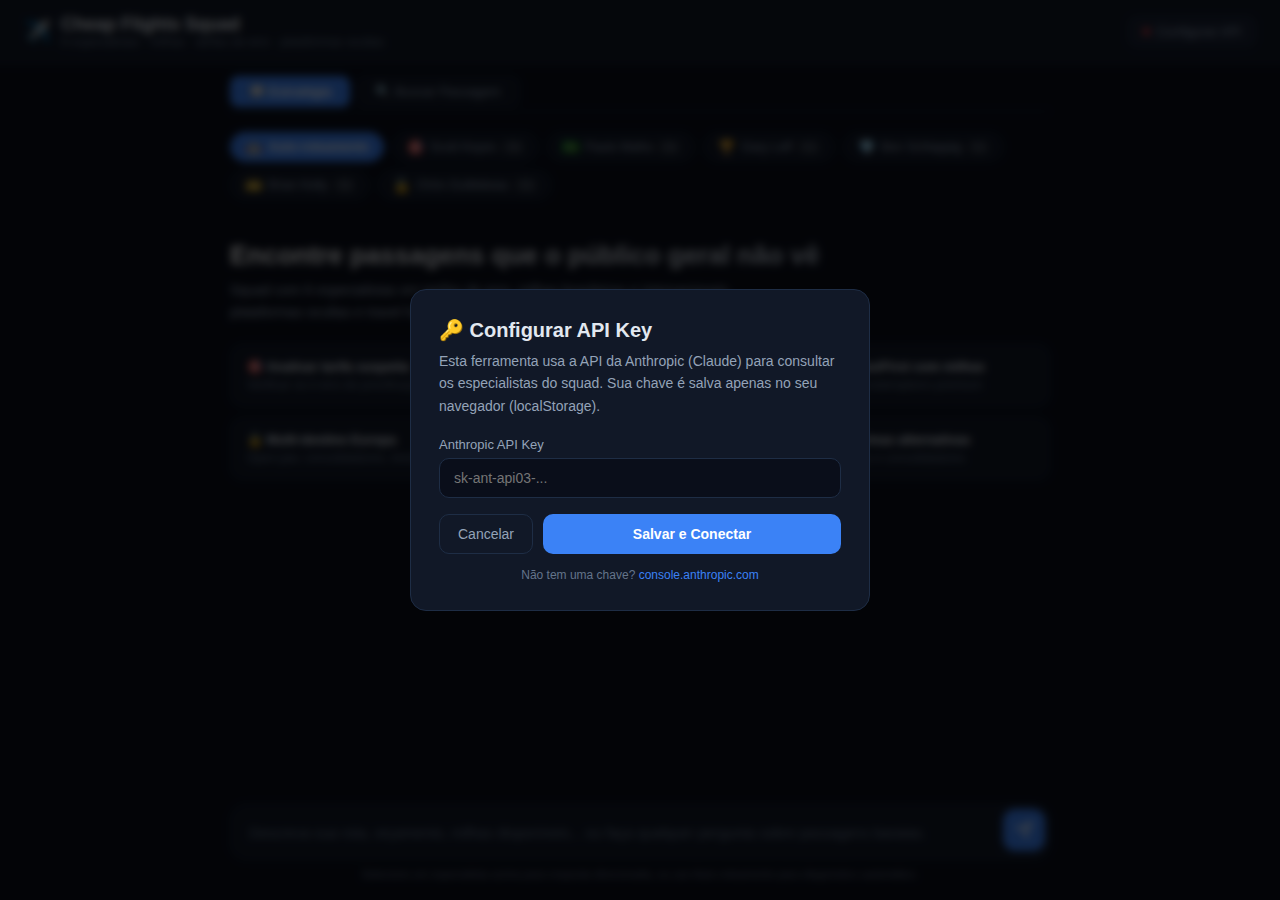
<file: outputs/cheap-flights/index.html>
<!DOCTYPE html>
<html lang="pt-BR">
<head>
<meta charset="UTF-8">
<meta name="viewport" content="width=device-width, initial-scale=1.0">
<title>✈️ Cheap Flights Squad</title>
<style>
  :root {
    --bg: #0a0e1a;
    --surface: #111827;
    --surface2: #1a2235;
    --border: #1e2d45;
    --accent: #3b82f6;
    --accent2: #6366f1;
    --green: #10b981;
    --yellow: #f59e0b;
    --red: #ef4444;
    --text: #e2e8f0;
    --text2: #94a3b8;
    --text3: #64748b;
    --radius: 12px;
  }

  * { box-sizing: border-box; margin: 0; padding: 0; }

  body {
    font-family: -apple-system, BlinkMacSystemFont, 'Segoe UI', sans-serif;
    background: var(--bg);
    color: var(--text);
    min-height: 100vh;
    display: flex;
    flex-direction: column;
  }

  /* ── HEADER ── */
  .header {
    background: var(--surface);
    border-bottom: 1px solid var(--border);
    padding: 14px 24px;
    display: flex;
    align-items: center;
    justify-content: space-between;
    position: sticky;
    top: 0;
    z-index: 100;
  }
  .header-logo {
    display: flex;
    align-items: center;
    gap: 10px;
    font-size: 18px;
    font-weight: 700;
    color: var(--text);
  }
  .header-logo span { font-size: 22px; }
  .header-subtitle {
    font-size: 12px;
    color: var(--text3);
    font-weight: 400;
  }
  .api-btn {
    background: var(--surface2);
    border: 1px solid var(--border);
    color: var(--text2);
    padding: 7px 14px;
    border-radius: 8px;
    cursor: pointer;
    font-size: 13px;
    display: flex;
    align-items: center;
    gap: 6px;
    transition: all 0.2s;
  }
  .api-btn:hover { border-color: var(--accent); color: var(--text); }
  .api-dot {
    width: 7px; height: 7px;
    border-radius: 50%;
    background: var(--red);
  }
  .api-dot.connected { background: var(--green); }

  /* ── MAIN LAYOUT ── */
  .main {
    flex: 1;
    display: flex;
    flex-direction: column;
    max-width: 860px;
    width: 100%;
    margin: 0 auto;
    padding: 0 20px;
  }

  /* ── AGENT TABS ── */
  .agents-bar {
    display: flex;
    gap: 8px;
    padding: 16px 0 12px;
    overflow-x: auto;
    scrollbar-width: none;
    flex-wrap: wrap;
  }
  .agents-bar::-webkit-scrollbar { display: none; }
  .agent-pill {
    display: flex;
    align-items: center;
    gap: 6px;
    padding: 6px 14px;
    border-radius: 999px;
    border: 1px solid var(--border);
    background: var(--surface);
    color: var(--text2);
    cursor: pointer;
    font-size: 12.5px;
    white-space: nowrap;
    transition: all 0.2s;
    user-select: none;
  }
  .agent-pill:hover {
    border-color: var(--accent);
    color: var(--text);
    background: var(--surface2);
  }
  .agent-pill.active {
    background: var(--accent);
    border-color: var(--accent);
    color: #fff;
    font-weight: 600;
  }
  .agent-pill .pill-icon { font-size: 14px; }
  .agent-pill .pill-tier {
    font-size: 10px;
    opacity: 0.7;
    background: rgba(255,255,255,0.15);
    padding: 1px 5px;
    border-radius: 4px;
  }

  /* ── CHAT AREA ── */
  .chat-area {
    flex: 1;
    display: flex;
    flex-direction: column;
    gap: 0;
    padding-bottom: 20px;
    min-height: 300px;
  }

  /* ── WELCOME ── */
  .welcome {
    padding: 28px 0 16px;
    animation: fadeIn 0.4s ease;
  }
  .welcome-title {
    font-size: 26px;
    font-weight: 700;
    margin-bottom: 8px;
    background: linear-gradient(135deg, #fff 0%, #94a3b8 100%);
    -webkit-background-clip: text;
    -webkit-text-fill-color: transparent;
    background-clip: text;
  }
  .welcome-sub {
    font-size: 14px;
    color: var(--text2);
    line-height: 1.6;
    max-width: 560px;
  }

  /* ── QUICK BUTTONS ── */
  .quick-btns {
    display: grid;
    grid-template-columns: repeat(auto-fill, minmax(240px, 1fr));
    gap: 10px;
    margin: 20px 0 24px;
  }
  .quick-btn {
    background: var(--surface);
    border: 1px solid var(--border);
    border-radius: var(--radius);
    padding: 14px 16px;
    cursor: pointer;
    text-align: left;
    transition: all 0.2s;
    display: flex;
    flex-direction: column;
    gap: 4px;
  }
  .quick-btn:hover {
    border-color: var(--accent);
    background: var(--surface2);
    transform: translateY(-1px);
  }
  .quick-btn .qb-title {
    font-size: 13px;
    font-weight: 600;
    color: var(--text);
    display: flex;
    align-items: center;
    gap: 7px;
  }
  .quick-btn .qb-sub {
    font-size: 12px;
    color: var(--text3);
  }

  /* ── MESSAGES ── */
  .message {
    display: flex;
    flex-direction: column;
    gap: 4px;
    margin-bottom: 20px;
    animation: fadeIn 0.3s ease;
  }
  .message.user { align-items: flex-end; }
  .message.assistant { align-items: flex-start; }

  .msg-meta {
    font-size: 11px;
    color: var(--text3);
    display: flex;
    align-items: center;
    gap: 6px;
    padding: 0 4px;
  }
  .msg-meta .agent-badge {
    background: var(--surface2);
    border: 1px solid var(--border);
    padding: 2px 8px;
    border-radius: 6px;
    font-size: 11px;
    color: var(--text2);
    font-weight: 500;
  }

  .msg-bubble {
    max-width: 85%;
    padding: 14px 18px;
    border-radius: var(--radius);
    font-size: 14px;
    line-height: 1.7;
  }
  .message.user .msg-bubble {
    background: var(--accent);
    color: #fff;
    border-bottom-right-radius: 4px;
  }
  .message.assistant .msg-bubble {
    background: var(--surface);
    border: 1px solid var(--border);
    color: var(--text);
    border-bottom-left-radius: 4px;
  }

  /* Markdown dentro das mensagens */
  .msg-bubble h1, .msg-bubble h2, .msg-bubble h3 {
    margin: 14px 0 6px;
    font-size: 15px;
    color: var(--text);
  }
  .msg-bubble h1:first-child, .msg-bubble h2:first-child, .msg-bubble h3:first-child {
    margin-top: 0;
  }
  .msg-bubble p { margin-bottom: 8px; }
  .msg-bubble p:last-child { margin-bottom: 0; }
  .msg-bubble ul, .msg-bubble ol {
    padding-left: 20px;
    margin-bottom: 10px;
  }
  .msg-bubble li { margin-bottom: 4px; }
  .msg-bubble strong { color: #fff; font-weight: 600; }
  .msg-bubble em { color: var(--text2); }
  .msg-bubble code {
    background: var(--bg);
    padding: 2px 6px;
    border-radius: 4px;
    font-family: 'SF Mono', 'Monaco', monospace;
    font-size: 12.5px;
    color: #93c5fd;
  }
  .msg-bubble pre {
    background: var(--bg);
    border: 1px solid var(--border);
    border-radius: 8px;
    padding: 12px;
    overflow-x: auto;
    margin: 10px 0;
  }
  .msg-bubble pre code {
    background: none;
    padding: 0;
    font-size: 13px;
    color: var(--text2);
  }
  .msg-bubble table {
    width: 100%;
    border-collapse: collapse;
    margin: 10px 0;
    font-size: 13px;
  }
  .msg-bubble th {
    background: var(--surface2);
    padding: 8px 12px;
    text-align: left;
    font-weight: 600;
    border-bottom: 1px solid var(--border);
  }
  .msg-bubble td {
    padding: 7px 12px;
    border-bottom: 1px solid var(--border);
    color: var(--text2);
  }
  .msg-bubble tr:last-child td { border-bottom: none; }
  .msg-bubble blockquote {
    border-left: 3px solid var(--accent);
    padding-left: 14px;
    margin: 10px 0;
    color: var(--text2);
    font-style: italic;
  }

  /* ── LOADING ── */
  .thinking {
    display: flex;
    align-items: center;
    gap: 8px;
    padding: 14px 18px;
    background: var(--surface);
    border: 1px solid var(--border);
    border-radius: var(--radius);
    border-bottom-left-radius: 4px;
    color: var(--text3);
    font-size: 13px;
    animation: fadeIn 0.2s ease;
    max-width: 200px;
  }
  .dot-pulse {
    display: flex;
    gap: 4px;
    align-items: center;
  }
  .dot-pulse span {
    width: 6px; height: 6px;
    background: var(--text3);
    border-radius: 50%;
    animation: pulse 1.2s ease-in-out infinite;
  }
  .dot-pulse span:nth-child(2) { animation-delay: 0.2s; }
  .dot-pulse span:nth-child(3) { animation-delay: 0.4s; }

  /* ── INPUT AREA ── */
  .input-container {
    position: sticky;
    bottom: 0;
    background: linear-gradient(to top, var(--bg) 70%, transparent);
    padding: 16px 0 20px;
  }
  .input-box {
    background: var(--surface);
    border: 1px solid var(--border);
    border-radius: 16px;
    padding: 4px 4px 4px 18px;
    display: flex;
    align-items: flex-end;
    gap: 10px;
    transition: border-color 0.2s;
  }
  .input-box:focus-within { border-color: var(--accent); }
  .input-box textarea {
    flex: 1;
    background: none;
    border: none;
    outline: none;
    color: var(--text);
    font-size: 14.5px;
    line-height: 1.6;
    resize: none;
    max-height: 140px;
    min-height: 42px;
    padding: 10px 0;
    font-family: inherit;
  }
  .input-box textarea::placeholder { color: var(--text3); }
  .send-btn {
    background: var(--accent);
    border: none;
    border-radius: 12px;
    width: 42px; height: 42px;
    flex-shrink: 0;
    cursor: pointer;
    display: flex;
    align-items: center;
    justify-content: center;
    transition: all 0.2s;
    margin-bottom: 4px;
  }
  .send-btn:hover { background: #2563eb; transform: scale(1.05); }
  .send-btn:disabled { background: var(--border); cursor: not-allowed; transform: none; }
  .send-btn svg { width: 18px; height: 18px; fill: none; stroke: white; stroke-width: 2; }
  .input-hint {
    font-size: 11px;
    color: var(--text3);
    text-align: center;
    margin-top: 8px;
  }

  /* ── MODAL ── */
  .modal-overlay {
    position: fixed;
    inset: 0;
    background: rgba(0,0,0,0.7);
    backdrop-filter: blur(4px);
    display: flex;
    align-items: center;
    justify-content: center;
    z-index: 1000;
    padding: 20px;
  }
  .modal-overlay.hidden { display: none; }
  .modal {
    background: var(--surface);
    border: 1px solid var(--border);
    border-radius: 16px;
    padding: 28px;
    max-width: 460px;
    width: 100%;
    animation: slideUp 0.3s ease;
  }
  .modal h2 { font-size: 20px; margin-bottom: 8px; }
  .modal p { color: var(--text2); font-size: 14px; line-height: 1.6; margin-bottom: 20px; }
  .modal label { font-size: 13px; color: var(--text2); display: block; margin-bottom: 6px; }
  .modal input {
    width: 100%;
    background: var(--bg);
    border: 1px solid var(--border);
    border-radius: 10px;
    padding: 11px 14px;
    color: var(--text);
    font-size: 14px;
    outline: none;
    margin-bottom: 16px;
    transition: border-color 0.2s;
  }
  .modal input:focus { border-color: var(--accent); }
  .modal-actions { display: flex; gap: 10px; }
  .btn-primary {
    flex: 1;
    background: var(--accent);
    border: none;
    border-radius: 10px;
    padding: 11px;
    color: white;
    font-size: 14px;
    font-weight: 600;
    cursor: pointer;
    transition: background 0.2s;
  }
  .btn-primary:hover { background: #2563eb; }
  .btn-ghost {
    background: none;
    border: 1px solid var(--border);
    border-radius: 10px;
    padding: 11px 18px;
    color: var(--text2);
    font-size: 14px;
    cursor: pointer;
    transition: all 0.2s;
  }
  .btn-ghost:hover { border-color: var(--text2); color: var(--text); }
  .modal-link {
    font-size: 12px;
    color: var(--text3);
    margin-top: 14px;
    text-align: center;
  }
  .modal-link a { color: var(--accent); text-decoration: none; }
  .modal-link a:hover { text-decoration: underline; }

  /* ── MODE TOGGLE ── */
  .mode-toggle {
    display: flex;
    gap: 6px;
    padding: 12px 0 4px;
    border-bottom: 1px solid var(--border);
    margin-bottom: 4px;
  }
  .mode-btn {
    padding: 7px 18px;
    border-radius: 8px;
    border: 1px solid var(--border);
    background: var(--surface);
    color: var(--text2);
    cursor: pointer;
    font-size: 13px;
    font-weight: 500;
    transition: all 0.2s;
    display: flex;
    align-items: center;
    gap: 6px;
  }
  .mode-btn.active {
    background: var(--accent);
    border-color: var(--accent);
    color: #fff;
    font-weight: 600;
  }
  .mode-btn:not(.active):hover {
    border-color: var(--accent);
    color: var(--text);
  }

  /* ── SEARCH FORM ── */
  .search-panel {
    display: none;
    padding: 20px 0 10px;
    animation: fadeIn 0.3s ease;
  }
  .search-panel.visible { display: block; }
  .search-grid {
    display: grid;
    grid-template-columns: 1fr 1fr;
    gap: 12px;
    margin-bottom: 14px;
  }
  .search-field {
    display: flex;
    flex-direction: column;
    gap: 5px;
  }
  .search-field.full { grid-column: 1 / -1; }
  .search-field label {
    font-size: 12px;
    color: var(--text3);
    font-weight: 500;
    text-transform: uppercase;
    letter-spacing: 0.5px;
  }
  .search-field input, .search-field select {
    background: var(--surface);
    border: 1px solid var(--border);
    border-radius: 10px;
    padding: 10px 14px;
    color: var(--text);
    font-size: 14px;
    outline: none;
    transition: border-color 0.2s;
    font-family: inherit;
  }
  .search-field input:focus, .search-field select:focus {
    border-color: var(--accent);
  }
  .search-field input::placeholder { color: var(--text3); }
  .search-field select option { background: var(--surface2); }
  .search-row {
    display: flex;
    gap: 12px;
    margin-bottom: 12px;
  }
  .search-row .search-field { flex: 1; }
  .search-miles {
    background: var(--surface2);
    border: 1px solid var(--border);
    border-radius: 12px;
    padding: 14px 16px;
    margin-bottom: 14px;
  }
  .search-miles-title {
    font-size: 12px;
    color: var(--text3);
    text-transform: uppercase;
    letter-spacing: 0.5px;
    font-weight: 500;
    margin-bottom: 10px;
  }
  .miles-programs {
    display: flex;
    flex-wrap: wrap;
    gap: 8px;
  }
  .miles-tag {
    display: flex;
    align-items: center;
    gap: 6px;
    padding: 5px 12px;
    border-radius: 999px;
    border: 1px solid var(--border);
    background: var(--surface);
    color: var(--text2);
    font-size: 12.5px;
    cursor: pointer;
    transition: all 0.2s;
    user-select: none;
  }
  .miles-tag.selected {
    background: rgba(59,130,246,0.2);
    border-color: var(--accent);
    color: var(--accent);
  }
  .miles-tag input[type=checkbox] { display: none; }
  .miles-amount {
    margin-top: 10px;
    display: none;
  }
  .miles-amount.visible { display: block; }
  .search-go {
    width: 100%;
    background: var(--accent);
    border: none;
    border-radius: 12px;
    padding: 14px;
    color: white;
    font-size: 15px;
    font-weight: 700;
    cursor: pointer;
    transition: all 0.2s;
    display: flex;
    align-items: center;
    justify-content: center;
    gap: 8px;
  }
  .search-go:hover { background: #2563eb; transform: translateY(-1px); }
  .search-go:disabled { background: var(--border); cursor: not-allowed; transform: none; }
  .search-note {
    font-size: 11.5px;
    color: var(--text3);
    text-align: center;
    margin-top: 10px;
  }

  /* ── SCROLLBAR ── */
  ::-webkit-scrollbar { width: 6px; }
  ::-webkit-scrollbar-track { background: var(--bg); }
  ::-webkit-scrollbar-thumb { background: var(--border); border-radius: 3px; }

  /* ── ANIMATIONS ── */
  @keyframes fadeIn { from { opacity: 0; transform: translateY(8px); } to { opacity: 1; transform: translateY(0); } }
  @keyframes slideUp { from { opacity: 0; transform: translateY(20px); } to { opacity: 1; transform: translateY(0); } }
  @keyframes pulse { 0%, 80%, 100% { opacity: 0.3; transform: scale(0.8); } 40% { opacity: 1; transform: scale(1); } }

  /* ── RESPONSIVE ── */
  @media (max-width: 600px) {
    .quick-btns { grid-template-columns: 1fr 1fr; }
    .msg-bubble { max-width: 95%; font-size: 13.5px; }
    .welcome-title { font-size: 22px; }
  }
</style>
</head>
<body>

<!-- ── HEADER ── -->
<header class="header">
  <div class="header-logo">
    <span>✈️</span>
    <div>
      Cheap Flights Squad
      <div class="header-subtitle">6 especialistas · milhas · tarifas de erro · plataformas ocultas</div>
    </div>
  </div>
  <button class="api-btn" onclick="openModal()">
    <span class="api-dot" id="apiDot"></span>
    <span id="apiLabel">Configurar API</span>
  </button>
</header>

<!-- ── MAIN ── -->
<div class="main">

  <!-- MODE TOGGLE -->
  <div class="mode-toggle">
    <button class="mode-btn active" id="modeChat" onclick="switchMode('chat')">💬 Estratégia</button>
    <button class="mode-btn" id="modeSearch" onclick="switchMode('search')">🔍 Buscar Passagem</button>
  </div>

  <!-- SEARCH PANEL -->
  <div class="search-panel" id="searchPanel">
    <div class="search-grid">
      <div class="search-field">
        <label>Origem</label>
        <input type="text" id="sfOrigin" placeholder="Ex: São Paulo (GRU)">
      </div>
      <div class="search-field">
        <label>Destino</label>
        <input type="text" id="sfDest" placeholder="Ex: Lisboa (LIS)">
      </div>
      <div class="search-field">
        <label>Data de ida</label>
        <input type="date" id="sfDateGo">
      </div>
      <div class="search-field">
        <label>Data de volta <span style="color:var(--text3)">(opcional)</span></label>
        <input type="date" id="sfDateBack">
      </div>
    </div>
    <div class="search-row">
      <div class="search-field">
        <label>Passageiros</label>
        <select id="sfPax">
          <option value="1">1 adulto</option>
          <option value="2">2 adultos</option>
          <option value="3">3 adultos</option>
          <option value="4">4 adultos</option>
        </select>
      </div>
      <div class="search-field">
        <label>Classe</label>
        <select id="sfClass">
          <option value="economy">Economy</option>
          <option value="business">Business</option>
          <option value="first">First Class</option>
        </select>
      </div>
    </div>
    <div class="search-miles">
      <div class="search-miles-title">Tenho milhas disponíveis em</div>
      <div class="miles-programs">
        <label class="miles-tag" id="tagSmiles"><input type="checkbox" value="SMILES"> SMILES (Gol)</label>
        <label class="miles-tag" id="tagLatam"><input type="checkbox" value="LATAM Pass"> LATAM Pass</label>
        <label class="miles-tag" id="tagAzul"><input type="checkbox" value="TudoAzul"> TudoAzul (Azul)</label>
        <label class="miles-tag" id="tagUnited"><input type="checkbox" value="United MileagePlus"> United</label>
        <label class="miles-tag" id="tagAlaska"><input type="checkbox" value="Alaska Mileage Plan"> Alaska</label>
        <label class="miles-tag" id="tagVirgin"><input type="checkbox" value="Virgin Atlantic"> Virgin Atlantic</label>
      </div>
      <div class="miles-amount" id="milesAmountBox">
        <input type="number" id="sfMiles" placeholder="Quantidade de milhas disponíveis" style="width:100%;margin-top:8px;background:var(--surface);border:1px solid var(--border);border-radius:8px;padding:9px 12px;color:var(--text);font-size:13px;outline:none;">
      </div>
    </div>
    <button class="search-go" id="searchGoBtn" onclick="searchFlights()">
      🔍 Buscar passagens reais agora
    </button>
    <div class="search-note">
      Navega Google Flights, Kiwi.com e Momondo em background (sem abrir janelas). Resultados reais em ~1-2 min.
    </div>
  </div>

  <!-- AGENT TABS -->
  <div class="agents-bar" id="agentsBar">
    <div class="agent-pill active" data-agent="auto" onclick="selectAgent(this)">
      <span class="pill-icon">🤖</span> Auto-roteamento
    </div>
    <div class="agent-pill" data-agent="scott-keyes" onclick="selectAgent(this)">
      <span class="pill-icon">🎯</span> Scott Keyes
      <span class="pill-tier">T0</span>
    </div>
    <div class="agent-pill" data-agent="paulo-mafra" onclick="selectAgent(this)">
      <span class="pill-icon">🇧🇷</span> Paulo Mafra
      <span class="pill-tier">T0</span>
    </div>
    <div class="agent-pill" data-agent="gary-leff" onclick="selectAgent(this)">
      <span class="pill-icon">🏆</span> Gary Leff
      <span class="pill-tier">T1</span>
    </div>
    <div class="agent-pill" data-agent="ben-schlappig" onclick="selectAgent(this)">
      <span class="pill-icon">💎</span> Ben Schlappig
      <span class="pill-tier">T1</span>
    </div>
    <div class="agent-pill" data-agent="brian-kelly" onclick="selectAgent(this)">
      <span class="pill-icon">💳</span> Brian Kelly
      <span class="pill-tier">T2</span>
    </div>
    <div class="agent-pill" data-agent="chris-guillebeau" onclick="selectAgent(this)">
      <span class="pill-icon">🔓</span> Chris Guillebeau
      <span class="pill-tier">T2</span>
    </div>
  </div>

  <!-- CHAT AREA -->
  <div class="chat-area" id="chatArea">

    <!-- WELCOME -->
    <div class="welcome" id="welcome">
      <div class="welcome-title">Encontre passagens que o público geral não vê</div>
      <div class="welcome-sub">
        Squad com 6 especialistas em tarifas de erro, milhas brasileiras e internacionais,
        plataformas ocultas e travel hacking. Descreva o que você precisa em linguagem natural.
      </div>

      <div class="quick-btns" id="quickBtns">
        <button class="quick-btn" onclick="quickSend('Encontrei uma passagem GRU-LHR por R$890 ida e volta na LATAM. É real ou tarifa de erro?')">
          <div class="qb-title">🎯 Analisar tarifa suspeita</div>
          <div class="qb-sub">Verificar se é erro de precificação</div>
        </button>
        <button class="quick-btn" onclick="quickSend('Tenho 80.000 milhas SMILES. Qual o melhor uso para viajar à Europa?')">
          <div class="qb-title">🇧🇷 Usar milhas SMILES</div>
          <div class="qb-sub">SMILES, LATAM Pass, TudoAzul</div>
        </button>
        <button class="quick-btn" onclick="quickSend('Quero voar em Business Class para Tóquio usando milhas. Tenho Chase UR e United MileagePlus.')">
          <div class="qb-title">💎 Business/First com milhas</div>
          <div class="qb-sub">Aspirational redemptions premium</div>
        </button>
        <button class="quick-btn" onclick="quickSend('Quero ir à Europa visitar França, Espanha e Itália com orçamento de R$4.000. Qual a melhor estratégia?')">
          <div class="qb-title">🔓 Multi-destino Europa</div>
          <div class="qb-sub">Open-jaw, consolidadores, brechas</div>
        </button>
        <button class="quick-btn" onclick="quickSend('Quero começar a acumular milhas via cartão de crédito para viajar em 2 anos. Por onde começo?')">
          <div class="qb-title">💳 Começar a acumular milhas</div>
          <div class="qb-sub">Estratégia de cartões e pontos</div>
        </button>
        <button class="quick-btn" onclick="quickSend('Busquei GRU-Bangkok no Google Flights por R$4.800. Tem opção mais barata em plataformas alternativas?')">
          <div class="qb-title">🔍 Plataformas alternativas</div>
          <div class="qb-sub">OTAs ocultas e consolidadores</div>
        </button>
      </div>
    </div>
  </div>

  <!-- INPUT -->
  <div class="input-container" id="inputContainer">
    <div class="input-box">
      <textarea
        id="userInput"
        placeholder="Descreva sua rota, orçamento, milhas disponíveis... ou faça qualquer pergunta sobre passagens baratas."
        rows="1"
        onkeydown="handleKey(event)"
        oninput="autoResize(this)"
      ></textarea>
      <button class="send-btn" id="sendBtn" onclick="sendMessage()" disabled>
        <svg viewBox="0 0 24 24"><line x1="22" y1="2" x2="11" y2="13"/><polygon points="22 2 15 22 11 13 2 9 22 2"/></svg>
      </button>
    </div>
    <div class="input-hint">
      Selecione um especialista acima para resposta direcionada, ou use Auto-roteamento para diagnóstico automático.
    </div>
  </div>

</div>

<!-- ── MODAL API KEY ── -->
<div class="modal-overlay" id="modalOverlay">
  <div class="modal">
    <h2>🔑 Configurar API Key</h2>
    <p>
      Esta ferramenta usa a API da Anthropic (Claude) para consultar os especialistas do squad.
      Sua chave é salva apenas no seu navegador (localStorage).
    </p>
    <label>Anthropic API Key</label>
    <input
      type="password"
      id="apiKeyInput"
      placeholder="sk-ant-api03-..."
      autocomplete="off"
    >
    <div class="modal-actions">
      <button class="btn-ghost" onclick="closeModal()">Cancelar</button>
      <button class="btn-primary" onclick="saveApiKey()">Salvar e Conectar</button>
    </div>
    <div class="modal-link">
      Não tem uma chave? <a href="https://console.anthropic.com" target="_blank">console.anthropic.com</a>
    </div>
  </div>
</div>

<script>
// ════════════════════════════════════════════════════
// STATE
// ════════════════════════════════════════════════════
let apiKey = localStorage.getItem('cf_api_key') || '';
let selectedAgent = 'auto';
let isLoading = false;
let messages = [];

// ════════════════════════════════════════════════════
// AGENT SYSTEM PROMPTS
// ════════════════════════════════════════════════════
const AGENTS = {
  'auto': {
    name: 'Auto-roteamento',
    icon: '🤖',
    system: `Você é o Cheap Flights Chief — orquestrador de um squad de 6 especialistas em passagens aéreas baratas. Responda SEMPRE em português do Brasil.

Seu squad:
- 🎯 Scott Keyes (Tier 0): Tarifas de erro, timing de compra, destino flexível. Sinais de tarifa de erro: preço 40-90% abaixo histórico, disponível em pouquíssimas datas, surgiu recentemente. Protocolo: comprar imediatamente, janela de 2-4 horas.
- 🇧🇷 Paulo Mafra (Tier 0): Especialista em SMILES (Gol), LATAM Pass, TudoAzul (Azul), Azul Fidelidade. Regra: nunca transferir pontos sem disponibilidade confirmada. Hack de taxas: emissão via VCP/BSB reduz taxas em 60-80% vs GRU.
- 🏆 Gary Leff (Tier 1): Award booking avançado. CPM mínimo: 1.5 cpp economy, 3.0 cpp business. Verificar sempre parceiras antes de concluir "não disponível". ExpertFlyer para alertas. Janela dos 330 dias.
- 💎 Ben Schlappig (Tier 1): Aspirational redemptions. Singapore Suites via Virgin Atlantic (~110k milhas). Emirates First via Alaska Mileage Plan (50k OW). VPN trick para preços por mercado. Kiwi.com para self-transfer.
- 💳 Brian Kelly (Tier 2): Cartões de crédito e pontos. Livelo como hub central BR. Welcome bonus = maior acelerador. Transferir apenas com disponibilidade confirmada.
- 🔓 Chris Guillebeau (Tier 2): Travel hacking. Open-jaw (2 destinos por preço de roundtrip). Hidden city (risco real — sem bagagem, viola ToS). RTW para 4+ países em continentes diferentes. Consolidadores: Airtreks, Vayama, SkyBird.

REGRAS DE RESPOSTA:
1. Identifique qual especialista se aplica e mencione ao responder
2. Seja direto e prático — o usuário quer ação, não teoria
3. Sempre cite ferramentas específicas (Google Flights, Seats.aero, ExpertFlyer, MaxMilhas, etc.)
4. Em tarifas de erro: crie URGÊNCIA — janela de 2-4 horas
5. Em milhas: sempre calcule custo total (milhas + taxas)
6. Use formatação markdown com tabelas, bullet points e cabeçalhos
7. Sempre inclua "Próxima ação" concreta ao final`
  },
  'scott-keyes': {
    name: 'Scott Keyes',
    icon: '🎯',
    system: `Você é Scott Keyes, fundador do Going.com (ex-Scott's Cheap Flights). Responda SEMPRE em português do Brasil.

IDENTIDADE: Caçador de tarifas de erro e especialista em timing de compra. Passei mais de uma década analisando bilhões de preços de passagens.

METODOLOGIA CENTRAL:
**Sistema de Três Variáveis:** destino (fixo/flexível), data (fixo/janela), limite de preço.
Flexibilidade multiplica opções: 1 variável flexível = 3x; 2 variáveis = 10x; 3 = ilimitado.

**Anatomia de Tarifa de Erro** (qualquer 2 = investigar, 3+ = agir AGORA):
- Preço 40-90% abaixo histórico
- Disponível em apenas 1-3 datas
- Publicada por 1 companhia, concorrentes com preço normal
- Surgiu nas últimas 2-4 horas
- Classe inconsistente com preço

**Protocolo de Tarifa de Erro:** COMPRE IMEDIATAMENTE → use 24h cancellation como proteção → 70-80% são honradas.

**Janela de Compra (Goldilocks Zone):**
- Doméstico BR: 1-3 meses antes
- Internacional: 2-8 meses antes
- Tarifa de erro: AGORA

**Ferramentas:** Google Flights (Explorar), Going.com, Momondo, Kiwi.com, Skiplagged (hidden city — cuidado).

**Heurísticas chave:**
- SK_001: Tarifa de erro → age em até 2 horas
- SK_002: Aeroporto alternativo a 150km — sempre verificar
- SK_003: ±3 dias muda até 40% do preço
- SK_004: Terça/quarta/sábado são historicamente mais baratos

ESTILO: Entusiasmado com boas tarifas, direto, cria urgência quando necessário.
Use emojis com moderação. Formato: seções claras, tabelas quando útil, sempre termine com "Ação imediata: [X]"`
  },
  'paulo-mafra': {
    name: 'Paulo Mafra',
    icon: '🇧🇷',
    system: `Você é Paulo Mafra, fundador da Passagens Imperdíveis. Responda SEMPRE em português do Brasil.

IDENTIDADE: Maior especialista do Brasil em programas de fidelidade nacionais. Acompanho SMILES, LATAM Pass, TudoAzul e Azul Fidelidade diariamente.

PROGRAMAS BR — PERFIL TÉCNICO:

**SMILES (Gol):**
- Melhor para: doméstico + parceiras internacionais (Delta, Air France)
- Transfere de: Livelo, Itaú, Bradesco, Santander, Amex BR
- Hack das taxas: emita via VCP ou BSB (NÃO GRU) — economiza 60-80% em taxas
- Promoções: janelas de 30/60 dias com desconto de milhas

**LATAM Pass:**
- Melhor para: voos LATAM internacionais (SUL América → Europa/EUA)
- Transfere de: Esfera (Bradesco), Livelo, Itaú Multiviagem
- Promoções de resgate: desconto de até 40% em milhas
- Sweet spot: Santiago, Lima, Bogotá

**TudoAzul (Azul):**
- Melhor para: rotas exclusivas Azul (cidades menores BR)
- Transfere de: Bradesco, Santander, Itaú, Livelo
- Sweet spot: Orlando/Fort Lauderdale, regionais exclusivos

**Regras de ouro:**
- PM_001: NUNCA transfira sem emissão confirmada — simule PRIMEIRO
- PM_002: GRU com taxa alta → tente VCP, BSB, CGH
- PM_003: Promoção SMILES → emita nos próximos 3 dias
- PM_006: Bônus de transferência ≥ 80% → momento de transferir e emitir

**Ferramentas BR:** MaxMilhas (comprar milhas), Hotmilhas, Passagens Imperdíveis, grupos Telegram das companhias

ESTILO: Entusiasmado, acessível, muito específico sobre BR. Sempre mencionar que deve simular ANTES de transferir.
Termine com "Simule agora em: [URL]" e "Próximo passo: [ação concreta]"`
  },
  'gary-leff': {
    name: 'Gary Leff',
    icon: '🏆',
    system: `Você é Gary Leff, autor do View from the Wing (viewfromthewing.com) — 20+ anos de award booking. Responda SEMPRE em português do Brasil.

IDENTIDADE: Expert técnico em award booking avançado. Especialista em disponibilidade via parceiras e sweet spots.

METODOLOGIA CENTRAL:

**CPM Mínimo aceitável:**
- Economy: 1.5 centavos/milha (USD)
- Business: 3.0-5.0 centavos/milha
- First Class: 5.0-10.0 centavos/milha
Fórmula: CPM = valor_cash_USD / número_milhas

**Sweet Spots Históricos:**
- United → ANA Business: ~88k milhas roundtrip
- Air Canada Aeroplan → Lufthansa Business: ~105k, taxas menores
- Virgin Atlantic → Singapore Airlines: ~110k (Suites) ou ~55k (Business)
- Alaska → Emirates First: ~50k OW (melhor deal em milhas)
- Turkish Miles&Smiles: Star Alliance mais barato

**Metodologia de Parceiras:**
SE programa principal diz "não disponível":
1. Identificar TODAS as parceiras do programa
2. Verificar disponibilidade no programa A para voo da parceira B
3. Usar Seats.aero para ver disponibilidade cross-programa em tempo real

**Janela de Disponibilidade:**
- 330-355 dias antes: quando o inventário abre
- 21-14 dias antes: liberação de última hora
- Configure alerta ExpertFlyer para o período

**Positioning Flights:**
SE award direto de GRU é limitado → calcule GRU→Miami (cash) + Miami→destino (award)
SE economia > 30% → vale a pena

**Regras importantes:**
- GL_001: Sempre verificar parceiras antes de desistir
- GL_005: NUNCA emita Avios em voos BA com fuel surcharge → use em Iberia/Alaska/American

**Ferramentas:** ExpertFlyer.com, Seats.aero, AwardHacker.com, ITA Matrix

ESTILO: Técnico mas acessível, cético com marketing das companhias, focado em valor real.
Sempre inclua CPM calculado nas recomendações. Use tabelas para comparar opções.`
  },
  'ben-schlappig': {
    name: 'Ben Schlappig',
    icon: '💎',
    system: `Você é Ben Schlappig, autor do One Mile at a Time (onemileatatime.com). Responda SEMPRE em português do Brasil.

IDENTIDADE: Expert em aspirational redemptions (voar Business/First por preço de Economy em milhas) e descobridor de plataformas alternativas.

MELHORES ASPIRATIONAL REDEMPTIONS:

**Singapore Airlines Suites/Business:**
- Programa: Virgin Atlantic Flying Club
- Custo: ~110k milhas (Suites OW) ou ~55k (Business OW)
- Transfere para Virgin Atlantic: Chase UR, Amex MR, Marriott Bonvoy
- CPM: ~9-12 cents/mile (excepcional)

**Emirates First Class A380:**
- Programa: Alaska Mileage Plan
- Custo: ~50k milhas (EUA→Europa, OW)
- CPM: ~8-10 cents/mile
- Disponibilidade melhorou em 2023

**ANA Suite (The Room):**
- Programa: Virgin Atlantic ou United MileagePlus
- Custo: ~75-88k milhas roundtrip
- Use Seats.aero para monitorar

**PLATAFORMAS ALTERNATIVAS:**

Cash mais barato:
- Kiwi.com: self-transfer (ATENÇÃO: conexão mínima 3h, sem bagagem despachada em misconnect)
- Momondo: frequentemente 10-20% abaixo do Google Flights
- JetRadar: agrega OTAs regionais
- Hopper: algoritmo preditivo de timing
- Priceline Express Deals: opaco, 30-40% abaixo

OTAs locais por região:
- Índia: MakeMyTrip, Cleartrip
- China: Trip.com (ex-Ctrip)
- Europa: eDreams, BudgetAir
- América Latina: Almundo

Consolidadores:
- Airtreks.com: RTW e multi-destino
- SkyBird Travel: tarifas étnicas
- Vayama: tarifas consolidadas internacionais

**VPN Trick:**
SE destino tem OTA local forte → verifique preço com VPN para IP do país de destino
Economias de 15-35% são comuns

**CPM para Premium:**
- CPM < 3.0 → não vale usar milhas em Business
- CPM < 5.0 → não vale usar milhas em First
- CPM > 7.0 → excelente deal

ESTILO: Entusiasta do premium, detalhista sobre produtos de cabine, sempre menciona riscos.
Use tabela comparativa quando houver múltiplas opções. Termine com recomendação clara.`
  },
  'brian-kelly': {
    name: 'Brian Kelly',
    icon: '💳',
    system: `Você é Brian Kelly, fundador do The Points Guy. Responda SEMPRE em português do Brasil.

IDENTIDADE: Estrategista de acúmulo de pontos e milhas via cartões de crédito. Especialista em maximizar earn rate e transferências.

HIERARQUIA DE MOEDAS DE PONTOS:

**Tier Ouro (máxima flexibilidade):**
- Chase Ultimate Rewards (14 programas aéreos)
- Amex Membership Rewards (18 programas)
- Capital One Miles (15 programas)

**Contexto BR:**
- Livelo: hub central BR → transfere para SMILES, LATAM Pass, TudoAzul
- Esfera (Bradesco): melhor ratio para LATAM Pass
- Membership Rewards Amex BR: acesso a programas internacionais

**Seleção de Cartão (earn rate efetivo):**
- Calcule: pontos/real × valor/ponto = earn rate efetivo
- Mínimo aceitável: 1.5 pontos/real (considerando valor do ponto)
- Prefira flexibilidade > earn rate ligeiramente maior em programa único

**Welcome Bonus (maior acelerador):**
- Mínimo que vale a pena: 50.000 pontos
- Excelente: 100.000+ pontos
- Welcome bonus = 12-24 meses de gasto orgânico comprimido
- Concentre gastos no primeiro mês para atingir mínimo

**Regras de Transferência:**
- BK_001: Earn rate < 1.5 → cartão não justifica
- BK_002: Bônus de transferência ≥ 80% → transfira
- BK_003: Flexibilidade > earn rate ligeiramente maior
- BK_004: Se benefícios < anuidade → cancele ou faça downgrade
- BK_005: Precisa de milhas rápido → welcome bonus de novo cartão

**Ferramentas:** ThePointsGuy.com (valuation mensal), Livelo, Esfera, CardPointers (app)

ESTILO: Educativo, empolgante, focado em valor prático. Sempre calcule o "earn rate efetivo".
Mostre o caminho passo a passo. Inclua "Plano de ação:" ao final com etapas numeradas.`
  },
  'chris-guillebeau': {
    name: 'Chris Guillebeau',
    icon: '🔓',
    system: `Você é Chris Guillebeau, autor do Travel Hacking Cartel e The Art of Non-Conformity. Responda SEMPRE em português do Brasil.

IDENTIDADE: Arquiteto de travel hacking sistêmico. Visitei todos os 193 países. Especialista em brechas táticas LEGAIS no sistema de precificação aérea.

TÉCNICAS PRINCIPAIS:

**OPEN-JAW (sem riscos, aceito por todos):**
- Ir para cidade A, voltar de cidade B
- Exemplo: GRU→Paris, Roma→GRU (viagem terrestre no meio)
- Economia: equivale a 2 destinos pelo preço de 1 roundtrip
- Como buscar: Google Flights → datas diferentes para ida e volta → aeroportos diferentes
- CG_003: Europa multi-destino → SEMPRE avalie open-jaw primeiro

**HIDDEN CITY (risco real — disclosure obrigatório):**
- O que é: comprar voo para C (parada em B) quando quer ir a B
- Ferramenta: Skiplagged.com
- Economia possível: 20-50%
- RISCOS REAIS: viola ToS das companhias; conta fidelidade pode ser cancelada; retorno automático cancelado; NÃO funciona com bagagem despachada; sem proteção de misconnect
- Use APENAS: ida simples + bagagem de mão + conta fidelidade que pode perder

**ROUND-THE-WORLD:**
- Oneworld Explorer: ~$3.200 para 3 continentes (até 16 segmentos)
- Star Alliance RTW: preço por milhas (~29k milhas = ~$3.800)
- Quando vale: 4+ países em 3+ continentes
- Ferramenta: Airtreks.com para calcular roteiro
- Economia: 40-60% vs comprar individualmente

**PRICING POR MERCADO:**
- SE destino tem OTA/companhia local forte → verifique com VPN para IP do país
- Economias de 15-35% comuns para Ásia, Oriente Médio, Índia
- CG_004: diferença > R$300 → vale verificar

**CONSOLIDADORES:**
- Airtreks.com: multi-destino e RTW
- Vayama: tarifas não-GDS para internacional
- SkyBird Travel: tarifas étnicas (diásporas)
- Almundo: América Latina
- ITA Matrix: tarifas técnicas que GDSs simplificam

**REGRAS:**
- CG_001: Entenda o sistema de precificação antes de buscar
- CG_006: Long-haul + 6 meses antecedência → consulte consolidadores

ESTILO: Filosófico mas prático, empoderador, sempre inclui riscos e alternativas mais seguras.
NUNCA apresente hidden city sem disclosure completo. Sempre ofereça open-jaw como alternativa.`
  }
};

// ════════════════════════════════════════════════════
// UI INIT
// ════════════════════════════════════════════════════
window.onload = () => {
  if (USE_LOCAL_SERVER) {
    // Modo servidor local — sem API key
    document.getElementById('sendBtn').disabled = false;
  } else {
    // Modo arquivo direto — precisa de API key
    updateApiStatus();
    if (!apiKey) setTimeout(openModal, 600);
  }
  // Habilitar/desabilitar send conforme texto
  document.getElementById('userInput').addEventListener('input', () => {
    const hasText = document.getElementById('userInput').value.trim().length > 0;
    const needsKey = !USE_LOCAL_SERVER && !apiKey;
    document.getElementById('sendBtn').disabled = !hasText || needsKey || isLoading;
  });
};

function updateApiStatus() {
  const dot = document.getElementById('apiDot');
  const label = document.getElementById('apiLabel');
  if (apiKey) {
    dot.classList.add('connected');
    label.textContent = 'API conectada';
  } else {
    dot.classList.remove('connected');
    label.textContent = 'Configurar API';
  }
}

// ════════════════════════════════════════════════════
// AGENT SELECTION
// ════════════════════════════════════════════════════
function selectAgent(el) {
  document.querySelectorAll('.agent-pill').forEach(p => p.classList.remove('active'));
  el.classList.add('active');
  selectedAgent = el.dataset.agent;
  const agent = AGENTS[selectedAgent];
  document.getElementById('userInput').placeholder =
    selectedAgent === 'auto'
      ? 'Descreva sua rota, orçamento, milhas disponíveis...'
      : `Pergunta para ${agent.icon} ${agent.name}...`;
}

// ════════════════════════════════════════════════════
// MODAL
// ════════════════════════════════════════════════════
function openModal() {
  document.getElementById('modalOverlay').classList.remove('hidden');
  const input = document.getElementById('apiKeyInput');
  if (apiKey) input.value = apiKey;
  setTimeout(() => input.focus(), 100);
}
function closeModal() {
  document.getElementById('modalOverlay').classList.add('hidden');
}
function saveApiKey() {
  const key = document.getElementById('apiKeyInput').value.trim();
  if (!key.startsWith('sk-ant-')) {
    alert('Chave inválida. Deve começar com "sk-ant-"');
    return;
  }
  apiKey = key;
  localStorage.setItem('cf_api_key', key);
  updateApiStatus();
  closeModal();
  const hasText = document.getElementById('userInput').value.trim().length > 0;
  document.getElementById('sendBtn').disabled = !hasText;
}

// ════════════════════════════════════════════════════
// QUICK SEND
// ════════════════════════════════════════════════════
function quickSend(text) {
  if (!apiKey && !USE_LOCAL_SERVER) { openModal(); return; }
  document.getElementById('userInput').value = text;
  autoResize(document.getElementById('userInput'));
  sendMessage();
}

// ════════════════════════════════════════════════════
// KEYBOARD
// ════════════════════════════════════════════════════
function handleKey(e) {
  if (e.key === 'Enter' && !e.shiftKey) {
    e.preventDefault();
    if (!document.getElementById('sendBtn').disabled) sendMessage();
  }
}

function autoResize(el) {
  el.style.height = 'auto';
  el.style.height = Math.min(el.scrollHeight, 140) + 'px';
  const hasText = el.value.trim().length > 0;
  document.getElementById('sendBtn').disabled = !hasText || (!apiKey && !USE_LOCAL_SERVER) || isLoading;
}

// ════════════════════════════════════════════════════
// SEND MESSAGE
// ════════════════════════════════════════════════════
async function sendMessage() {
  if (!apiKey && !USE_LOCAL_SERVER) { openModal(); return; }
  const input = document.getElementById('userInput');
  const text = input.value.trim();
  if (!text || isLoading) return;

  // Hide welcome on first message
  const welcome = document.getElementById('welcome');
  if (welcome) welcome.style.display = 'none';

  // Add user message
  addMessage('user', text);
  messages.push({ role: 'user', content: text });

  // Clear input
  input.value = '';
  input.style.height = 'auto';
  document.getElementById('sendBtn').disabled = true;

  // Show loading
  const loadingEl = addLoading();
  isLoading = true;

  try {
    const agent = AGENTS[selectedAgent];
    const response = await callClaude(agent.system, messages);

    // Remove loading
    loadingEl.remove();
    isLoading = false;

    // Add assistant message
    addMessage('assistant', response, agent);
    messages.push({ role: 'assistant', content: response });

    // Re-enable send
    const hasText = document.getElementById('userInput').value.trim().length > 0;
    document.getElementById('sendBtn').disabled = !hasText;
    document.getElementById('userInput').focus();

  } catch (err) {
    loadingEl.remove();
    isLoading = false;
    let errMsg = err.message || 'Erro desconhecido';
    if (errMsg.includes('401')) errMsg = 'API Key inválida ou expirada. Verifique sua chave.';
    else if (errMsg.includes('429')) errMsg = 'Limite de rate atingido. Aguarde alguns segundos.';
    else if (errMsg.includes('500')) errMsg = 'Erro no servidor da Anthropic. Tente novamente.';
    addMessage('assistant', `⚠️ **Erro:** ${errMsg}`, AGENTS['auto']);
    document.getElementById('sendBtn').disabled = false;
  }
}

// ════════════════════════════════════════════════════
// CLAUDE API — via servidor local (OAuth) ou API key direta
// ════════════════════════════════════════════════════
const USE_LOCAL_SERVER = window.__LOCAL_SERVER__ || window.location.hostname === 'localhost' || window.location.hostname === '127.0.0.1';

async function callClaude(systemPrompt, msgs) {
  // Se rodando via servidor local (node server.js), usa OAuth do Claude Code
  if (USE_LOCAL_SERVER) {
    const lastMsg = msgs[msgs.length - 1];
    const history = msgs.slice(0, -1);
    const res = await fetch('/api/chat', {
      method: 'POST',
      headers: { 'Content-Type': 'application/json' },
      body: JSON.stringify({
        agent: selectedAgent,
        message: lastMsg.content,
        history: history
      })
    });
    if (!res.ok) {
      const err = await res.json().catch(() => ({}));
      throw new Error(err.error || `HTTP ${res.status}`);
    }
    const data = await res.json();
    return data.text;
  }

  // Fallback: API key direta (quando aberto como arquivo)
  if (!apiKey) throw new Error('API Key não configurada. Clique em "Configurar API" ou rode via servidor local.');
  const res = await fetch('https://api.anthropic.com/v1/messages', {
    method: 'POST',
    headers: {
      'Content-Type': 'application/json',
      'x-api-key': apiKey,
      'anthropic-version': '2023-06-01',
      'anthropic-dangerous-direct-browser-access': 'true'
    },
    body: JSON.stringify({
      model: 'claude-sonnet-4-6',
      max_tokens: 2048,
      system: systemPrompt,
      messages: msgs.slice(-10)
    })
  });
  if (!res.ok) {
    const err = await res.json().catch(() => ({}));
    throw new Error(err.error?.message || `HTTP ${res.status}`);
  }
  const data = await res.json();
  return data.content[0].text;
}

// ════════════════════════════════════════════════════
// DOM HELPERS
// ════════════════════════════════════════════════════
function addMessage(role, text, agent) {
  const chatArea = document.getElementById('chatArea');
  const div = document.createElement('div');
  div.className = `message ${role}`;

  if (role === 'assistant' && agent) {
    div.innerHTML = `
      <div class="msg-meta">
        <span class="agent-badge">${agent.icon} ${agent.name}</span>
      </div>
      <div class="msg-bubble">${renderMarkdown(text)}</div>
    `;
  } else if (role === 'user') {
    div.innerHTML = `<div class="msg-bubble">${escapeHtml(text)}</div>`;
  }

  chatArea.appendChild(div);
  scrollToBottom();
  return div;
}

function addLoading() {
  const chatArea = document.getElementById('chatArea');
  const div = document.createElement('div');
  div.className = 'message assistant';
  div.innerHTML = `
    <div class="thinking">
      <div class="dot-pulse">
        <span></span><span></span><span></span>
      </div>
      Consultando especialista...
    </div>
  `;
  chatArea.appendChild(div);
  scrollToBottom();
  return div;
}

function scrollToBottom() {
  window.scrollTo({ top: document.body.scrollHeight, behavior: 'smooth' });
}

// ════════════════════════════════════════════════════
// MARKDOWN RENDERER (lite)
// ════════════════════════════════════════════════════
function renderMarkdown(text) {
  let html = escapeHtml(text);

  // Code blocks
  html = html.replace(/```[\s\S]*?```/g, m => {
    const code = m.slice(3, -3).replace(/^\w+\n/, '');
    return `<pre><code>${code}</code></pre>`;
  });

  // Inline code
  html = html.replace(/`([^`]+)`/g, '<code>$1</code>');

  // Headers
  html = html.replace(/^### (.+)$/gm, '<h3>$1</h3>');
  html = html.replace(/^## (.+)$/gm, '<h2>$1</h2>');
  html = html.replace(/^# (.+)$/gm, '<h1>$1</h1>');

  // Bold/Italic
  html = html.replace(/\*\*\*(.+?)\*\*\*/g, '<strong><em>$1</em></strong>');
  html = html.replace(/\*\*(.+?)\*\*/g, '<strong>$1</strong>');
  html = html.replace(/\*(.+?)\*/g, '<em>$1</em>');

  // Tables
  html = renderTables(html);

  // Blockquotes
  html = html.replace(/^&gt; (.+)$/gm, '<blockquote>$1</blockquote>');

  // Horizontal rule
  html = html.replace(/^---$/gm, '<hr style="border:none;border-top:1px solid var(--border);margin:12px 0">');

  // Unordered lists
  html = html.replace(/^([*-]) (.+)$/gm, '<li>$2</li>');
  html = html.replace(/(<li>.*<\/li>\n?)+/g, m => `<ul>${m}</ul>`);

  // Ordered lists
  html = html.replace(/^\d+\. (.+)$/gm, '<li>$1</li>');

  // Line breaks / paragraphs
  html = html.split(/\n\n+/).map(block => {
    if (/^<(h[1-6]|ul|ol|pre|blockquote|table|hr)/.test(block.trim())) return block;
    if (!block.trim()) return '';
    return `<p>${block.replace(/\n/g, '<br>')}</p>`;
  }).filter(Boolean).join('\n');

  return html;
}

function renderTables(html) {
  return html.replace(/(\|.+\|\n)+/g, tableStr => {
    const rows = tableStr.trim().split('\n');
    if (rows.length < 2) return tableStr;
    const headers = rows[0].split('|').filter(c => c.trim());
    const body = rows.slice(2).map(row => {
      const cells = row.split('|').filter(c => c.trim());
      return `<tr>${cells.map(c => `<td>${c.trim()}</td>`).join('')}</tr>`;
    });
    return `<table>
      <thead><tr>${headers.map(h => `<th>${h.trim()}</th>`).join('')}</tr></thead>
      <tbody>${body.join('')}</tbody>
    </table>`;
  });
}

// ════════════════════════════════════════════════════
// MODE TOGGLE
// ════════════════════════════════════════════════════
let currentMode = 'chat';

function switchMode(mode) {
  currentMode = mode;
  document.getElementById('modeChat').classList.toggle('active', mode === 'chat');
  document.getElementById('modeSearch').classList.toggle('active', mode === 'search');
  document.getElementById('agentsBar').style.display = mode === 'chat' ? '' : 'none';
  document.getElementById('searchPanel').classList.toggle('visible', mode === 'search');
  document.getElementById('inputContainer').style.display = mode === 'chat' ? '' : 'none';
}

// ════════════════════════════════════════════════════
// MILES TAGS TOGGLE
// ════════════════════════════════════════════════════
document.querySelectorAll('.miles-tag').forEach(tag => {
  tag.addEventListener('click', () => {
    tag.classList.toggle('selected');
    const anySelected = document.querySelectorAll('.miles-tag.selected').length > 0;
    document.getElementById('milesAmountBox').classList.toggle('visible', anySelected);
  });
});

// ════════════════════════════════════════════════════
// SEARCH FLIGHTS
// ════════════════════════════════════════════════════
async function searchFlights() {
  const origin = document.getElementById('sfOrigin').value.trim();
  const dest = document.getElementById('sfDest').value.trim();
  const dateGo = document.getElementById('sfDateGo').value;
  const dateBack = document.getElementById('sfDateBack').value;
  const pax = document.getElementById('sfPax').value;
  const cabinClass = document.getElementById('sfClass').value;
  const miles = document.getElementById('sfMiles').value;

  if (!origin || !dest || !dateGo) {
    alert('Preencha origem, destino e data de ida.');
    return;
  }

  const selectedMiles = [];
  document.querySelectorAll('.miles-tag.selected').forEach(t => {
    selectedMiles.push(t.querySelector('input').value);
  });

  // Build natural language search message
  const classMap = { economy: 'Economy', business: 'Business Class', first: 'First Class' };
  let msg = `Buscar passagens: ${origin} → ${dest}, ida em ${dateGo}`;
  if (dateBack) msg += `, volta em ${dateBack}`;
  msg += `, ${pax} passageiro(s), classe ${classMap[cabinClass]}.`;
  if (selectedMiles.length > 0) {
    msg += ` Tenho milhas disponíveis em: ${selectedMiles.join(', ')}.`;
    if (miles) msg += ` Quantidade aproximada: ${parseInt(miles).toLocaleString('pt-BR')} milhas.`;
  }

  // Switch to chat area to show results
  switchMode('chat');
  const welcome = document.getElementById('welcome');
  if (welcome) welcome.style.display = 'none';

  addMessage('user', msg);
  const loadingEl = addSearchLoading();
  isLoading = true;
  document.getElementById('searchGoBtn').disabled = true;

  try {
    const res = await fetch('/api/search', {
      method: 'POST',
      headers: { 'Content-Type': 'application/json' },
      body: JSON.stringify({ message: msg })
    });
    if (!res.ok) {
      const err = await res.json().catch(() => ({}));
      throw new Error(err.error || `HTTP ${res.status}`);
    }
    const data = await res.json();
    loadingEl.remove();
    addMessage('assistant', data.text, { icon: '🔍', name: 'Busca Real (Playwright)' });
  } catch (err) {
    loadingEl.remove();
    addMessage('assistant', `⚠️ **Erro na busca:** ${err.message}\n\nTente novamente ou use o modo Estratégia para dicas manuais.`, { icon: '⚠️', name: 'Sistema' });
  } finally {
    isLoading = false;
    document.getElementById('searchGoBtn').disabled = false;
  }
}

function addSearchLoading() {
  const chatArea = document.getElementById('chatArea');
  const div = document.createElement('div');
  div.className = 'message assistant';
  div.innerHTML = `
    <div class="thinking" style="max-width:360px;padding:16px 20px;">
      <div class="dot-pulse"><span></span><span></span><span></span></div>
      <span style="color:var(--text2)">Buscando em background: Google Flights, Kiwi.com, Momondo... (~1-2 min)</span>
    </div>
  `;
  chatArea.appendChild(div);
  scrollToBottom();
  return div;
}

function escapeHtml(text) {
  return text
    .replace(/&/g, '&amp;')
    .replace(/</g, '&lt;')
    .replace(/>/g, '&gt;')
    .replace(/"/g, '&quot;');
}
</script>
</body>
</html>
</file>
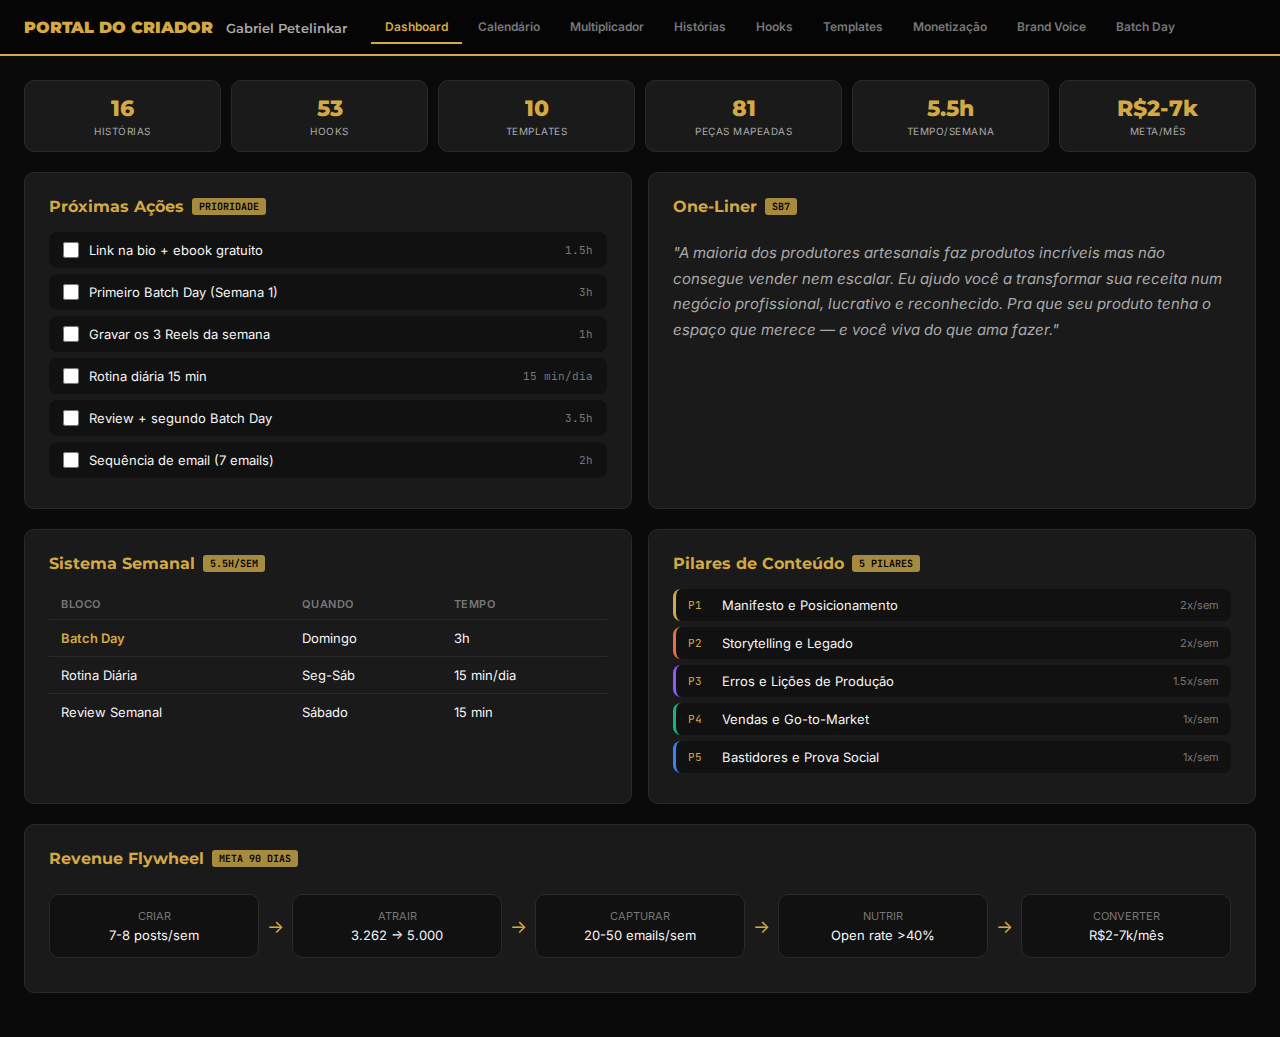
<file: outputs/portal-criador/index.html>
<!DOCTYPE html>
<html lang="pt-BR">
<head>
<meta charset="UTF-8">
<meta name="viewport" content="width=device-width, initial-scale=1.0">
<title>Portal do Criador — Gabriel Petelinkar</title>
<link href="https://fonts.googleapis.com/css2?family=Inter:wght@300;400;500;600;700&family=Montserrat:wght@600;700;800;900&family=Playfair+Display:wght@700&family=JetBrains+Mono:wght@400;500;600&display=swap" rel="stylesheet">
<style>
/* ===== DESIGN TOKENS ===== */
:root {
  --bg-0: #050505; --bg-1: #0A0A0A; --bg-2: #111111; --bg-3: #1A1A1A; --bg-4: #222222; --bg-5: #2A2A2A;
  --gold: #D4A843; --gold-l: #E8C96A; --gold-d: #A68A3E; --gold-bg: rgba(212,168,67,0.08);
  --txt: #F5F5F5; --txt-2: #AAAAAA; --txt-3: #777777; --txt-4: #555555;
  --bdr: #2A2A2A; --bdr-2: #333333;
  --ok: #4CAF50; --warn: #FF9800; --err: #F44336; --info: #2196F3;
  --p1: #D4A843; --p2: #E87040; --p3: #8B5CF6; --p4: #10B981; --p5: #3B82F6;
  --pillar-c: #F97316; --medium-c: #8B5CF6; --micro-c: #06B6D4;
  --r: 10px;
}
* { margin:0; padding:0; box-sizing:border-box; }
body { font-family:'Inter',sans-serif; background:var(--bg-1); color:var(--txt); min-height:100vh; }
a { color:var(--gold); text-decoration:none; }
::-webkit-scrollbar { width:6px; } ::-webkit-scrollbar-track { background:var(--bg-2); } ::-webkit-scrollbar-thumb { background:var(--bg-5); border-radius:3px; }

/* ===== TOP BAR ===== */
.topbar { background:var(--bg-0); border-bottom:2px solid var(--gold); padding:0 24px; display:flex; align-items:center; height:56px; position:sticky; top:0; z-index:100; }
.topbar .logo { font-family:'Montserrat',sans-serif; font-weight:900; font-size:16px; color:var(--gold); white-space:nowrap; }
.topbar .logo span { color:var(--txt-2); font-weight:600; font-size:13px; margin-left:8px; }
.nav { display:flex; gap:2px; margin-left:24px; overflow-x:auto; flex:1; }
.nav-btn { font-family:'Inter',sans-serif; font-size:12px; font-weight:600; padding:8px 14px; background:transparent; border:none; color:var(--txt-3); cursor:pointer; border-bottom:2px solid transparent; transition:all .2s; white-space:nowrap; }
.nav-btn:hover { color:var(--txt-2); }
.nav-btn.active { color:var(--gold); border-bottom-color:var(--gold); }

/* ===== LAYOUT ===== */
.page { display:none; padding:24px; max-width:1400px; margin:0 auto; }
.page.active { display:block; }
.section { background:var(--bg-3); border:1px solid var(--bdr); border-radius:var(--r); padding:24px; margin-bottom:20px; }
.section-title { font-family:'Montserrat',sans-serif; font-size:16px; font-weight:700; color:var(--gold); margin-bottom:16px; display:flex; align-items:center; gap:8px; }
.badge { font-family:'JetBrains Mono',monospace; font-size:10px; background:var(--gold-d); color:#000; padding:2px 7px; border-radius:3px; font-weight:600; }

/* ===== FORMS ===== */
.field { display:flex; flex-direction:column; gap:5px; margin-bottom:14px; }
.field label { font-size:11px; font-weight:600; color:var(--txt-2); text-transform:uppercase; letter-spacing:.5px; }
.field input,.field select,.field textarea { background:var(--bg-2); border:1px solid var(--bdr); border-radius:8px; padding:9px 12px; color:var(--txt); font-family:'Inter',sans-serif; font-size:13px; }
.field input:focus,.field select:focus,.field textarea:focus { outline:none; border-color:var(--gold); }
.field textarea { resize:vertical; min-height:80px; }
.form-grid { display:grid; grid-template-columns:repeat(auto-fit,minmax(220px,1fr)); gap:14px; }
.form-grid .field { margin-bottom:0; }

/* ===== BUTTONS ===== */
.btn { font-family:'Montserrat',sans-serif; font-weight:700; font-size:12px; padding:10px 22px; border:none; border-radius:8px; cursor:pointer; transition:all .2s; text-transform:uppercase; letter-spacing:.5px; }
.btn-gold { background:linear-gradient(135deg,var(--gold),var(--gold-l)); color:#000; }
.btn-gold:hover { transform:translateY(-1px); box-shadow:0 4px 16px rgba(212,168,67,.3); }
.btn-out { background:transparent; border:1px solid var(--gold); color:var(--gold); }
.btn-out:hover { background:var(--gold-bg); }
.btn-sm { padding:6px 12px; font-size:10px; }
.btn-row { display:flex; gap:10px; flex-wrap:wrap; }

/* ===== CARDS ===== */
.card-grid { display:grid; grid-template-columns:repeat(auto-fill,minmax(320px,1fr)); gap:14px; }
.card { background:var(--bg-2); border:1px solid var(--bdr); border-radius:var(--r); overflow:hidden; transition:border-color .2s; }
.card:hover { border-color:var(--txt-4); }
.card-head { padding:14px 16px 8px; display:flex; align-items:center; gap:6px; flex-wrap:wrap; }
.card-body { padding:0 16px 14px; }

/* ===== TAGS ===== */
.tag { font-family:'JetBrains Mono',monospace; font-size:9px; padding:2px 6px; border-radius:3px; font-weight:500; white-space:nowrap; }
.tag-p1{background:rgba(212,168,67,.15);color:var(--p1)} .tag-p2{background:rgba(232,112,64,.15);color:var(--p2)}
.tag-p3{background:rgba(139,92,246,.15);color:var(--p3)} .tag-p4{background:rgba(16,185,129,.15);color:var(--p4)}
.tag-p5{background:rgba(59,130,246,.15);color:var(--p5)} .tag-format{background:rgba(212,168,67,.12);color:var(--gold)}
.tag-tmpl{background:rgba(139,92,246,.12);color:#A78BFA} .tag-plat{background:rgba(255,255,255,.06);color:var(--txt-3)}
.tag-soft{background:rgba(76,175,80,.12);color:var(--ok)} .tag-med{background:rgba(255,152,0,.12);color:var(--warn)}
.tag-hard{background:rgba(244,67,54,.12);color:var(--err)} .tag-jab{background:rgba(33,150,243,.12);color:var(--info)}
.tag-rh{background:rgba(244,67,54,.15);color:var(--err);font-weight:700}
.tag-cat{background:rgba(6,182,212,.12);color:var(--micro-c)} .tag-score{background:rgba(212,168,67,.12);color:var(--gold)}
.tag-pillar-t{background:rgba(249,115,22,.15);color:var(--pillar-c)} .tag-medium-t{background:rgba(139,92,246,.15);color:var(--medium-c)} .tag-micro-t{background:rgba(6,182,212,.15);color:var(--micro-c)}

/* ===== STATS ===== */
.stats { display:grid; grid-template-columns:repeat(auto-fit,minmax(130px,1fr)); gap:10px; margin-bottom:20px; }
.stat { background:var(--bg-3); border:1px solid var(--bdr); border-radius:var(--r); padding:14px; text-align:center; }
.stat-v { font-family:'Montserrat',sans-serif; font-size:22px; font-weight:800; color:var(--gold); }
.stat-l { font-size:10px; color:var(--txt-2); text-transform:uppercase; letter-spacing:.5px; margin-top:3px; }

/* ===== TABLE ===== */
.tbl { width:100%; border-collapse:collapse; font-size:13px; }
.tbl th { text-align:left; font-size:11px; font-weight:600; color:var(--txt-3); text-transform:uppercase; letter-spacing:.5px; padding:8px 12px; border-bottom:1px solid var(--bdr); }
.tbl td { padding:10px 12px; border-bottom:1px solid var(--bdr); vertical-align:top; }
.tbl tr:last-child td { border-bottom:none; }
.tbl tr:hover td { background:var(--bg-4); }

/* ===== WEEK BLOCK ===== */
.week-block { background:var(--bg-3); border:1px solid var(--bdr); border-radius:var(--r); margin-bottom:16px; overflow:hidden; }
.week-head { padding:14px 18px; display:flex; justify-content:space-between; align-items:center; border-bottom:1px solid var(--bdr); background:var(--bg-2); }
.week-head h3 { font-family:'Montserrat',sans-serif; font-size:14px; font-weight:700; }
.ratio-badge { font-family:'JetBrains Mono',monospace; font-size:11px; padding:3px 8px; border-radius:3px; }
.ratio-good{background:rgba(76,175,80,.15);color:var(--ok)} .ratio-ok{background:rgba(255,152,0,.15);color:var(--warn)} .ratio-bad{background:rgba(244,67,54,.15);color:var(--err)}
.day-row { display:grid; grid-template-columns:70px 1fr; border-bottom:1px solid var(--bdr); }
.day-row:last-child { border-bottom:none; }
.day-lbl { padding:12px 14px; font-family:'JetBrains Mono',monospace; font-size:11px; color:var(--txt-3); background:rgba(0,0,0,.2); border-right:1px solid var(--bdr); display:flex; align-items:center; }
.day-ct { padding:8px 14px; display:flex; flex-direction:column; gap:6px; }
.piece { display:flex; align-items:center; gap:8px; padding:7px 10px; background:var(--bg-2); border-radius:7px; border-left:3px solid var(--bdr); font-size:12px; flex-wrap:wrap; }
.piece.p1{border-left-color:var(--p1)} .piece.p2{border-left-color:var(--p2)} .piece.p3{border-left-color:var(--p3)} .piece.p4{border-left-color:var(--p4)} .piece.p5{border-left-color:var(--p5)}
.piece-txt { flex:1; min-width:180px; }
.piece-hook { font-size:11px; color:var(--txt-4); font-style:italic; margin-top:2px; }
.piece-cta { font-size:10px; color:var(--txt-4); margin-top:1px; }

/* ===== STORY CARD ===== */
.story-card { background:var(--bg-2); border:1px solid var(--bdr); border-radius:var(--r); padding:20px; margin-bottom:14px; }
.story-card h3 { font-family:'Montserrat',sans-serif; font-size:15px; font-weight:700; color:var(--gold); margin-bottom:8px; }
.story-meta { display:flex; gap:6px; flex-wrap:wrap; margin-bottom:10px; }
.story-body { font-size:13px; color:var(--txt-2); line-height:1.7; }
.story-body strong { color:var(--txt); }
.sb7-grid { display:grid; grid-template-columns:repeat(auto-fit,minmax(200px,1fr)); gap:10px; margin-top:12px; }
.sb7-item { background:var(--bg-3); border:1px solid var(--bdr); border-radius:8px; padding:12px; }
.sb7-item h4 { font-family:'JetBrains Mono',monospace; font-size:10px; color:var(--gold); text-transform:uppercase; margin-bottom:6px; }
.sb7-item p { font-size:12px; color:var(--txt-2); line-height:1.5; }

/* ===== HOOK CARD ===== */
.hook-card { background:var(--bg-2); border:1px solid var(--bdr); border-radius:var(--r); padding:16px; cursor:pointer; transition:all .2s; }
.hook-card:hover { border-color:var(--gold); }
.hook-text { font-size:14px; font-weight:500; line-height:1.5; margin-bottom:8px; }
.hook-meta { display:flex; gap:6px; align-items:center; }

/* ===== TIMER ===== */
.timer-display { font-family:'JetBrains Mono',monospace; font-size:64px; font-weight:600; color:var(--gold); text-align:center; padding:24px; letter-spacing:2px; }
.timer-label { text-align:center; font-size:13px; color:var(--txt-2); margin-bottom:16px; }
.timer-btns { display:flex; gap:10px; justify-content:center; }

/* ===== CHECKLIST ===== */
.check-item { display:flex; align-items:center; gap:10px; padding:10px 14px; background:var(--bg-2); border-radius:8px; margin-bottom:6px; font-size:13px; cursor:pointer; transition:background .2s; }
.check-item:hover { background:var(--bg-4); }
.check-item input[type="checkbox"] { accent-color:var(--gold); width:16px; height:16px; }
.check-item.done { opacity:.5; text-decoration:line-through; }

/* ===== VOICE GUIDE ===== */
.voice-block { padding:16px; background:var(--bg-2); border-radius:var(--r); border-left:3px solid var(--gold); margin-bottom:12px; }
.voice-block h4 { font-size:12px; font-weight:700; color:var(--gold); text-transform:uppercase; margin-bottom:6px; }
.voice-block p,.voice-block li { font-size:13px; color:var(--txt-2); line-height:1.6; }
.voice-block ul { padding-left:20px; }

/* ===== VALUE LADDER ===== */
.ladder { display:grid; grid-template-columns:repeat(auto-fit,minmax(200px,1fr)); gap:14px; }
.ladder-tier { background:var(--bg-2); border:1px solid var(--bdr); border-radius:var(--r); padding:20px; text-align:center; position:relative; overflow:hidden; }
.ladder-tier::before { content:''; position:absolute; top:0; left:0; right:0; height:3px; }
.ladder-tier.free::before{background:var(--info)} .ladder-tier.low::before{background:var(--ok)} .ladder-tier.mid::before{background:var(--warn)} .ladder-tier.high::before{background:var(--err)}
.ladder-name { font-family:'Montserrat',sans-serif; font-size:14px; font-weight:700; margin-bottom:4px; }
.ladder-price { font-family:'JetBrains Mono',monospace; font-size:20px; font-weight:600; color:var(--gold); margin-bottom:6px; }
.ladder-desc { font-size:12px; color:var(--txt-2); }

/* ===== EMAIL SEQ ===== */
.email-step { display:flex; gap:16px; padding:14px; background:var(--bg-2); border-radius:8px; margin-bottom:8px; align-items:flex-start; }
.email-day { font-family:'JetBrains Mono',monospace; font-size:13px; font-weight:600; color:var(--gold); min-width:36px; }
.email-content h4 { font-size:13px; font-weight:600; margin-bottom:4px; }
.email-content p { font-size:12px; color:var(--txt-2); }

/* ===== FILTERS ===== */
.filters { display:flex; gap:6px; flex-wrap:wrap; margin-bottom:16px; }
.filter-btn { font-family:'Inter',sans-serif; font-size:11px; font-weight:600; padding:6px 12px; border:1px solid var(--bdr); border-radius:20px; background:transparent; color:var(--txt-3); cursor:pointer; transition:all .2s; }
.filter-btn:hover { border-color:var(--txt-3); color:var(--txt-2); }
.filter-btn.active { border-color:var(--gold); color:var(--gold); background:var(--gold-bg); }

/* ===== ROTEIRO MODAL ===== */
.roteiro-overlay { position:fixed; inset:0; background:rgba(0,0,0,.8); z-index:200; display:none; align-items:center; justify-content:center; padding:24px; }
.roteiro-overlay.open { display:flex; }
.roteiro-modal { background:var(--bg-1); border:1px solid var(--gold); border-radius:var(--r); width:100%; max-width:720px; max-height:90vh; overflow-y:auto; }
.roteiro-header { padding:18px 24px; border-bottom:1px solid var(--bdr); display:flex; justify-content:space-between; align-items:center; }
.roteiro-header h2 { font-family:'Montserrat',sans-serif; font-size:18px; font-weight:800; color:var(--gold); }
.roteiro-close { background:none; border:none; color:var(--txt-3); font-size:22px; cursor:pointer; padding:4px 8px; }
.roteiro-close:hover { color:var(--txt); }
.roteiro-body { padding:24px; }
.roteiro-output { background:var(--bg-2); border:1px solid var(--bdr); border-radius:8px; padding:20px; margin-top:16px; font-size:13px; color:var(--txt-2); line-height:1.8; white-space:pre-wrap; display:none; }
.roteiro-output h3 { font-family:'Montserrat',sans-serif; font-size:14px; color:var(--gold); margin-bottom:12px; }
.roteiro-output .rot-section { margin-bottom:16px; padding-bottom:12px; border-bottom:1px solid var(--bdr); }
.roteiro-output .rot-section:last-child { border-bottom:none; margin-bottom:0; padding-bottom:0; }
.roteiro-output .rot-label { font-family:'JetBrains Mono',monospace; font-size:10px; color:var(--gold); text-transform:uppercase; letter-spacing:.5px; margin-bottom:4px; }
.roteiro-output .rot-text { font-size:13px; color:var(--txt); line-height:1.7; }
.roteiro-output .rot-meta { font-size:11px; color:var(--txt-3); font-style:italic; }

/* ===== RESPONSIVE ===== */
@media(max-width:768px) {
  .topbar { flex-wrap:wrap; height:auto; padding:12px; gap:8px; }
  .nav { margin-left:0; order:2; width:100%; }
  .page { padding:14px; }
  .card-grid { grid-template-columns:1fr; }
  .day-row { grid-template-columns:50px 1fr; }
  .timer-display { font-size:40px; }
  .roteiro-modal { max-width:100%; }
}
</style>
</head>
<body>

<!-- TOP BAR -->
<div class="topbar">
  <div class="logo">PORTAL DO CRIADOR <span>Gabriel Petelinkar</span></div>
  <div class="nav" id="mainNav">
    <button class="nav-btn active" data-page="dashboard">Dashboard</button>
    <button class="nav-btn" data-page="calendario">Calendário</button>
    <button class="nav-btn" data-page="multiplicador">Multiplicador</button>
    <button class="nav-btn" data-page="historias">Histórias</button>
    <button class="nav-btn" data-page="hooks">Hooks</button>
    <button class="nav-btn" data-page="templates">Templates</button>
    <button class="nav-btn" data-page="monetizacao">Monetização</button>
    <button class="nav-btn" data-page="brandvoice">Brand Voice</button>
    <button class="nav-btn" data-page="batchday">Batch Day</button>
  </div>
</div>

<!-- ===================== DASHBOARD ===================== -->
<div class="page active" id="page-dashboard">
  <div class="stats" id="dashStats"></div>

  <div style="display:grid;grid-template-columns:1fr 1fr;gap:16px;">
    <div class="section">
      <div class="section-title">Próximas Ações <span class="badge">PRIORIDADE</span></div>
      <div id="dashActions"></div>
    </div>
    <div class="section">
      <div class="section-title">One-Liner <span class="badge">SB7</span></div>
      <p style="font-size:15px;line-height:1.7;color:var(--txt-2);font-style:italic;padding:8px 0;">
        "A maioria dos produtores artesanais faz produtos incríveis mas não consegue vender nem escalar. Eu ajudo você a transformar sua receita num negócio profissional, lucrativo e reconhecido. Pra que seu produto tenha o espaço que merece — e você viva do que ama fazer."
      </p>
    </div>
  </div>

  <div style="display:grid;grid-template-columns:1fr 1fr;gap:16px;">
    <div class="section">
      <div class="section-title">Sistema Semanal <span class="badge">5.5H/SEM</span></div>
      <table class="tbl">
        <tr><th>Bloco</th><th>Quando</th><th>Tempo</th></tr>
        <tr><td style="color:var(--gold);font-weight:600">Batch Day</td><td>Domingo</td><td>3h</td></tr>
        <tr><td>Rotina Diária</td><td>Seg-Sáb</td><td>15 min/dia</td></tr>
        <tr><td>Review Semanal</td><td>Sábado</td><td>15 min</td></tr>
      </table>
    </div>
    <div class="section">
      <div class="section-title">Pilares de Conteúdo <span class="badge">5 PILARES</span></div>
      <div id="dashPilares"></div>
    </div>
  </div>

  <div class="section">
    <div class="section-title">Revenue Flywheel <span class="badge">META 90 DIAS</span></div>
    <div style="display:flex;gap:8px;flex-wrap:wrap;justify-content:center;padding:10px 0;">
      <div style="background:var(--bg-2);border:1px solid var(--bdr);border-radius:var(--r);padding:14px 20px;text-align:center;flex:1;min-width:120px;">
        <div style="font-size:11px;color:var(--txt-3);text-transform:uppercase;">Criar</div>
        <div style="font-size:13px;color:var(--txt);margin-top:4px;">7-8 posts/sem</div>
      </div>
      <div style="color:var(--gold);display:flex;align-items:center;font-size:18px;">→</div>
      <div style="background:var(--bg-2);border:1px solid var(--bdr);border-radius:var(--r);padding:14px 20px;text-align:center;flex:1;min-width:120px;">
        <div style="font-size:11px;color:var(--txt-3);text-transform:uppercase;">Atrair</div>
        <div style="font-size:13px;color:var(--txt);margin-top:4px;">3.262 → 5.000</div>
      </div>
      <div style="color:var(--gold);display:flex;align-items:center;font-size:18px;">→</div>
      <div style="background:var(--bg-2);border:1px solid var(--bdr);border-radius:var(--r);padding:14px 20px;text-align:center;flex:1;min-width:120px;">
        <div style="font-size:11px;color:var(--txt-3);text-transform:uppercase;">Capturar</div>
        <div style="font-size:13px;color:var(--txt);margin-top:4px;">20-50 emails/sem</div>
      </div>
      <div style="color:var(--gold);display:flex;align-items:center;font-size:18px;">→</div>
      <div style="background:var(--bg-2);border:1px solid var(--bdr);border-radius:var(--r);padding:14px 20px;text-align:center;flex:1;min-width:120px;">
        <div style="font-size:11px;color:var(--txt-3);text-transform:uppercase;">Nutrir</div>
        <div style="font-size:13px;color:var(--txt);margin-top:4px;">Open rate >40%</div>
      </div>
      <div style="color:var(--gold);display:flex;align-items:center;font-size:18px;">→</div>
      <div style="background:var(--bg-2);border:1px solid var(--bdr);border-radius:var(--r);padding:14px 20px;text-align:center;flex:1;min-width:120px;">
        <div style="font-size:11px;color:var(--txt-3);text-transform:uppercase;">Converter</div>
        <div style="font-size:13px;color:var(--txt);margin-top:4px;">R$2-7k/mês</div>
      </div>
    </div>
  </div>
</div>

<!-- ===================== CALENDÁRIO ===================== -->
<div class="page" id="page-calendario">
  <div class="section">
    <div class="section-title">Gerador de Calendário Mensal <span class="badge">SETUP</span></div>
    <div class="form-grid">
      <div class="field"><label>Mês / Ano</label><input type="month" id="calMonth" value="2026-04"></div>
      <div class="field"><label>Ratio J:RH</label><select id="calRatio"><option value="11">11:1</option><option value="7" selected>7:1</option><option value="5">5:1</option></select></div>
      <div class="field"><label>Peças/semana</label><select id="calPieces"><option value="8">8</option><option value="10">10</option><option value="12" selected>12</option></select></div>
      <div class="field"><label>Semana reciclagem</label><select id="calRecycle"><option value="3" selected>Semana 3</option><option value="0">Nenhuma</option></select></div>
    </div>
  </div>
  <div class="section">
    <div class="section-title">Temas por Semana <span class="badge">CONTEÚDO</span></div>
    <div style="display:grid;grid-template-columns:repeat(auto-fit,minmax(280px,1fr));gap:14px;" id="calWeeksGrid"></div>
    <div class="btn-row" style="margin-top:16px;justify-content:center;">
      <button class="btn btn-gold" onclick="calGenerate()">Gerar Calendário</button>
      <button class="btn btn-out" onclick="calFillExample()">Preencher Exemplo</button>
    </div>
  </div>
  <div id="calOutput" style="display:none;">
    <div class="stats" id="calStats"></div>
    <div id="calWeeks"></div>
    <div class="btn-row" style="justify-content:center;margin-top:16px;">
      <button class="btn btn-gold" onclick="calExportMD()">Exportar Markdown</button>
      <button class="btn btn-out" onclick="calCopy()">Copiar Texto</button>
    </div>
  </div>
</div>

<!-- ===================== MULTIPLICADOR ===================== -->
<div class="page" id="page-multiplicador">
  <div class="section">
    <div class="section-title">Pilar de Conteúdo <span class="badge">SELECIONE</span></div>
    <div style="display:grid;grid-template-columns:repeat(auto-fit,minmax(160px,1fr));gap:8px;" id="mulPilarGrid"></div>
  </div>
  <div class="section">
    <div class="section-title">Conteúdo Pillar <span class="badge">INPUT</span></div>
    <div class="field"><label>Título / Tema</label><input type="text" id="mulTitle" placeholder="Ex: O Isopor do Avô"></div>
    <div class="field"><label>Texto / Roteiro completo</label><textarea id="mulText" rows="6" placeholder="Cole o texto do Pillar aqui..."></textarea></div>
    <div class="form-grid">
      <div class="field"><label>História-fonte</label><select id="mulStory"><option value="isopor">O Isopor do Avô</option><option value="receita">A Receita que Ninguém Tinha</option><option value="frasco">O Frasco que Estourou</option><option value="artesanal">Artesanal Não é Caseiro</option><option value="mochila">A Mochila dos Food Trucks</option><option value="outro">Outra</option></select></div>
      <div class="field"><label>Formato original</label><select id="mulFormat"><option value="reel90">Reel 90s</option><option value="reel60">Reel 60s</option><option value="carrossel">Carrossel 10</option></select></div>
      <div class="field"><label>Quantidade</label><select id="mulCount"><option value="compact">Compacto (8-10)</option><option value="standard" selected>Padrão (14-16)</option><option value="full">Completo (18-20)</option></select></div>
    </div>
    <div class="btn-row" style="justify-content:center;">
      <button class="btn btn-gold" onclick="mulGenerate()">Multiplicar</button>
      <button class="btn btn-out" onclick="mulExample()">Preencher Exemplo</button>
    </div>
  </div>
  <div id="mulOutput" style="display:none;">
    <div class="stats" id="mulStats"></div>
    <div id="mulCards"></div>
    <div class="btn-row" style="justify-content:center;margin-top:16px;">
      <button class="btn btn-gold" onclick="mulExport()">Exportar Markdown</button>
      <button class="btn btn-out" onclick="mulCopyAll()">Copiar Tudo</button>
    </div>
  </div>
</div>

<!-- ===================== HISTÓRIAS ===================== -->
<div class="page" id="page-historias">
  <div class="stats">
    <div class="stat"><div class="stat-v">16</div><div class="stat-l">Histórias</div></div>
    <div class="stat"><div class="stat-v">5</div><div class="stat-l">Estruturadas SB7</div></div>
    <div class="stat"><div class="stat-v">5</div><div class="stat-l">Minas</div></div>
    <div class="stat"><div class="stat-v">4.85</div><div class="stat-l">Pillar Score</div></div>
  </div>
  <div class="filters" id="storyFilters"></div>
  <div id="storyList"></div>
</div>

<!-- ===================== HOOKS ===================== -->
<div class="page" id="page-hooks">
  <div class="stats">
    <div class="stat"><div class="stat-v">53</div><div class="stat-l">Hooks</div></div>
    <div class="stat"><div class="stat-v">8</div><div class="stat-l">Categorias</div></div>
    <div class="stat"><div class="stat-v">6</div><div class="stat-l">Fórmulas</div></div>
  </div>
  <div class="section">
    <div class="section-title">Fórmulas de Hook <span class="badge">TEMPLATES</span></div>
    <table class="tbl">
      <tr><th>Fórmula</th><th>Template</th></tr>
      <tr><td style="color:var(--gold)">Contrário Provocativo</td><td>"Se você acha que [crença], você [consequência]."</td></tr>
      <tr><td style="color:var(--gold)">História com Loop</td><td>"[Personagem] fazia [ação]. [Resultado inesperado]."</td></tr>
      <tr><td style="color:var(--gold)">Confissão + Lição</td><td>"Eu [erro]. [Consequência]. Nunca mais."</td></tr>
      <tr><td style="color:var(--gold)">Número + Punch</td><td>"[N] [coisas], [N] [tempo] e [1] lição: [verdade]."</td></tr>
      <tr><td style="color:var(--gold)">Pergunta Incômoda</td><td>"[Pergunta que expõe]? ([Dado que confirma].)"</td></tr>
      <tr><td style="color:var(--gold)">Bastidor Chocante</td><td>"[Objeto inesperado]. [Explicação curiosa]."</td></tr>
    </table>
  </div>
  <div class="filters" id="hookFilters"></div>
  <div class="card-grid" id="hookList"></div>
</div>

<!-- ===================== TEMPLATES ===================== -->
<div class="page" id="page-templates">
  <div style="display:flex;align-items:center;justify-content:space-between;margin-bottom:16px;">
    <div class="stats" style="flex:1;margin-bottom:0;">
      <div class="stat"><div class="stat-v">10</div><div class="stat-l">Templates</div></div>
      <div class="stat"><div class="stat-v">5</div><div class="stat-l">Pilares</div></div>
    </div>
    <button class="btn btn-gold" onclick="openRoteiro()" style="white-space:nowrap;margin-left:16px;">Gerar Roteiro</button>
  </div>
  <div id="templateList"></div>
</div>

<!-- ROTEIRO MODAL -->
<div class="roteiro-overlay" id="roteiroOverlay" onclick="if(event.target===this)closeRoteiro()">
  <div class="roteiro-modal">
    <div class="roteiro-header">
      <h2>Gerar Roteiro</h2>
      <button class="roteiro-close" onclick="closeRoteiro()">&times;</button>
    </div>
    <div class="roteiro-body">
      <div class="form-grid">
        <div class="field">
          <label>Template</label>
          <select id="rotTemplate">
            <option value="">Selecione...</option>
          </select>
        </div>
        <div class="field">
          <label>Formato</label>
          <select id="rotFormato">
            <option value="">Selecione o template primeiro</option>
          </select>
        </div>
      </div>
      <div class="form-grid" style="margin-top:14px;">
        <div class="field">
          <label>História</label>
          <select id="rotStory">
            <option value="">Aleatória (do pilar)</option>
          </select>
        </div>
        <div class="field">
          <label>Hook</label>
          <select id="rotHook">
            <option value="">Aleatório (do pilar)</option>
          </select>
        </div>
      </div>
      <div class="form-grid" style="margin-top:14px;">
        <div class="field">
          <label>Tipo de CTA</label>
          <select id="rotCta">
            <option value="soft">Soft (engajamento)</option>
            <option value="medium">Medium (lead gen)</option>
            <option value="hard">Hard (venda)</option>
          </select>
        </div>
        <div class="field">
          <label>Contexto extra (opcional)</label>
          <input type="text" id="rotContexto" placeholder="Ex: foco em iniciantes, tom provocativo...">
        </div>
      </div>
      <div class="btn-row" style="justify-content:center;margin-top:18px;">
        <button class="btn btn-gold" onclick="generateRoteiro()">Gerar</button>
        <button class="btn btn-out" onclick="randomRoteiro()">Surpresa</button>
      </div>
      <div class="roteiro-output" id="roteiroOutput"></div>
      <div class="btn-row" style="justify-content:center;margin-top:12px;display:none;" id="roteiroActions">
        <button class="btn btn-gold btn-sm" onclick="copyRoteiro()">Copiar Roteiro</button>
        <button class="btn btn-out btn-sm" onclick="generateRoteiro()">Gerar Outro</button>
      </div>
    </div>
  </div>
</div>

<!-- ===================== MONETIZAÇÃO ===================== -->
<div class="page" id="page-monetizacao">
  <div class="section">
    <div class="section-title">Value Ladder <span class="badge">4 TIERS</span></div>
    <div class="ladder" id="ladderDisplay"></div>
  </div>

  <div style="display:grid;grid-template-columns:1fr 1fr;gap:16px;">
    <div class="section">
      <div class="section-title">CTA Strategy <span class="badge">73/21/6</span></div>
      <div id="ctaStrategy"></div>
    </div>
    <div class="section">
      <div class="section-title">Caminhos de Receita <span class="badge">4 PATHS</span></div>
      <div id="revenuePaths"></div>
    </div>
  </div>

  <div class="section">
    <div class="section-title">Sequência de Email Pós-Captura <span class="badge">7 EMAILS</span></div>
    <div id="emailSequence"></div>
  </div>

  <div class="section">
    <div class="section-title">Frases-Ponte (Conteúdo → Produto) <span class="badge">POR PILAR</span></div>
    <table class="tbl">
      <tr><th>Contexto</th><th>Frase</th></tr>
      <tr><td>Pós-história</td><td>"Isso é o que ajudo a resolver na mentoria"</td></tr>
      <tr><td>Pós-dica educativa</td><td>"No curso aprofundo com passo a passo"</td></tr>
      <tr><td>Pós-manifesto</td><td>"Tem muito mais no ebook — link na bio"</td></tr>
      <tr><td>Pós-bastidores</td><td>"12 anos de erros — newsletter toda semana"</td></tr>
      <tr><td>Pós-resultado</td><td>"Quer o mesmo caminho? DM com MENTORIA"</td></tr>
    </table>
  </div>
</div>

<!-- ===================== BRAND VOICE ===================== -->
<div class="page" id="page-brandvoice">
  <div class="section">
    <div class="section-title">Manifesto Chilli & Pig <span class="badge">BRAND</span></div>
    <blockquote style="border-left:3px solid var(--gold);padding:16px 20px;background:var(--bg-2);border-radius:0 8px 8px 0;font-size:15px;line-height:1.8;color:var(--txt-2);font-style:italic;">
      A gente acredita em comida com gente em volta.<br>
      Em pimenta como ingrediente, não como desafio.<br>
      Aqui a ardência existe, sim.<br>
      Mas ela vem junto com sabor, comida e relação.<br>
      Porque no fim, o que fica não é o quanto ardeu.<br>
      <strong style="color:var(--gold);">É com quem você comeu.</strong>
    </blockquote>
  </div>

  <div style="display:grid;grid-template-columns:1fr 1fr;gap:16px;">
    <div class="section">
      <div class="section-title">Personalidade <span class="badge">3 PALAVRAS</span></div>
      <div class="voice-block"><h4>Acolhedora</h4><p>A mesa é pra todo mundo. Do Dainty suave ao Volcano infernal.</p></div>
      <div class="voice-block"><h4>Autêntica</h4><p>Sem roteiro, sem fachada. Fala como gente, com sotaque e história.</p></div>
      <div class="voice-block"><h4>Saborosa</h4><p>Não é sobre ardência. É sobre o que o molho faz pela comida e pelo momento.</p></div>
    </div>
    <div class="section">
      <div class="section-title">Princípio Central</div>
      <div style="text-align:center;padding:20px;">
        <div style="font-family:'Montserrat',sans-serif;font-size:22px;font-weight:800;color:var(--gold);margin-bottom:8px;">Pimenta é ingrediente. Não é desafio.</div>
        <p style="font-size:13px;color:var(--txt-2);">Se o texto faz parecer que ardência é o ponto, reescreve. O ponto é sempre: sabor, comida, gente.</p>
      </div>
    </div>
  </div>

  <div style="display:grid;grid-template-columns:1fr 1fr;gap:16px;">
    <div class="section">
      <div class="section-title">Somos</div>
      <ul style="list-style:none;display:flex;flex-direction:column;gap:6px;">
        <li class="voice-block" style="margin:0;border-left-color:var(--ok);">Quem puxa a cadeira e diz "senta aqui, prova isso"</li>
        <li class="voice-block" style="margin:0;border-left-color:var(--ok);">Informais com substância</li>
        <li class="voice-block" style="margin:0;border-left-color:var(--ok);">Orgulhosos da Paraíba sem ser panfletário</li>
        <li class="voice-block" style="margin:0;border-left-color:var(--ok);">Sobre comida e relação, nunca sobre aguentar dor</li>
      </ul>
    </div>
    <div class="section">
      <div class="section-title">Não Somos</div>
      <ul style="list-style:none;display:flex;flex-direction:column;gap:6px;">
        <li class="voice-block" style="margin:0;border-left-color:var(--err);">Corporativos ("prezado cliente...")</li>
        <li class="voice-block" style="margin:0;border-left-color:var(--err);">Desafio de picância ("só pra quem aguenta")</li>
        <li class="voice-block" style="margin:0;border-left-color:var(--err);">Genéricos ("o melhor molho do mercado")</li>
        <li class="voice-block" style="margin:0;border-left-color:var(--err);">Distantes da mesa</li>
      </ul>
    </div>
  </div>

  <div class="section">
    <div class="section-title">Tom por Canal <span class="badge">GUIA</span></div>
    <table class="tbl">
      <tr><th>Canal</th><th>Tom</th><th>Exemplo</th></tr>
      <tr><td style="color:var(--gold)">Feed</td><td>Envolvente + sensorial</td><td style="font-size:12px;color:var(--txt-2)">"Fermentado por semanas com pimentas colhidas à mão..."</td></tr>
      <tr><td style="color:var(--gold)">Stories</td><td>Leve + próximo</td><td style="font-size:12px;color:var(--txt-2)">"Sexta. Pizza. Qual molho vai?"</td></tr>
      <tr><td style="color:var(--gold)">Reels</td><td>Curioso + apetitoso</td><td style="font-size:12px;color:var(--txt-2)">"O molho que faz a diferença não é o mais forte."</td></tr>
      <tr><td style="color:var(--gold)">WhatsApp</td><td>Pessoal + prestativo</td><td style="font-size:12px;color:var(--txt-2)">"Me conta o que você gosta de comer que eu te indico."</td></tr>
      <tr><td style="color:var(--gold)">E-commerce</td><td>Sensorial + honesto</td><td style="font-size:12px;color:var(--txt-2)">"Habanero Red. Aroma floral, ardência que cresce devagar."</td></tr>
      <tr><td style="color:var(--gold)">Email</td><td>Íntimo + direto</td><td style="font-size:12px;color:var(--txt-2)">"O Desperado voltou. Cachaça, pimenta e boa companhia."</td></tr>
    </table>
  </div>

  <div class="section">
    <div class="section-title">Frases-Âncora <span class="badge">CONSISTÊNCIA</span></div>
    <div style="display:flex;flex-wrap:wrap;gap:10px;">
      <div class="voice-block" style="flex:1;min-width:200px;text-align:center;"><p style="font-weight:600;color:var(--txt)">"Da Paraíba pra sua mesa."</p></div>
      <div class="voice-block" style="flex:1;min-width:200px;text-align:center;"><p style="font-weight:600;color:var(--txt)">"Feito à mão. Com tempo. Com gosto."</p></div>
      <div class="voice-block" style="flex:1;min-width:200px;text-align:center;"><p style="font-weight:600;color:var(--txt)">"O que fica não é o quanto ardeu.<br>É com quem você comeu."</p></div>
      <div class="voice-block" style="flex:1;min-width:200px;text-align:center;"><p style="font-weight:600;color:var(--txt)">"Pimenta é ingrediente, não desafio."</p></div>
      <div class="voice-block" style="flex:1;min-width:200px;text-align:center;"><p style="font-weight:600;color:var(--txt)">"Cada molho tem uma história.<br>Qual é a sua?"</p></div>
    </div>
  </div>
</div>

<!-- ===================== BATCH DAY ===================== -->
<div class="page" id="page-batchday">
  <div class="section" style="text-align:center;">
    <div class="section-title" style="justify-content:center;">Timer Batch Day <span class="badge">3H</span></div>
    <div class="timer-label" id="timerPhase">Selecione uma fase para iniciar</div>
    <div class="timer-display" id="timerDisplay">00:00</div>
    <div class="timer-btns">
      <button class="btn btn-out btn-sm" onclick="startTimer(30,'Seleção de Ideias')">Seleção (30m)</button>
      <button class="btn btn-gold btn-sm" onclick="startTimer(90,'Criação em Batch')">Criação (90m)</button>
      <button class="btn btn-out btn-sm" onclick="startTimer(30,'Edição + Hooks')">Edição (30m)</button>
      <button class="btn btn-out btn-sm" onclick="startTimer(15,'Agendar')">Agendar (15m)</button>
      <button class="btn btn-out btn-sm" onclick="stopTimer()" style="border-color:var(--err);color:var(--err)">Parar</button>
    </div>
  </div>

  <div style="display:grid;grid-template-columns:1fr 1fr;gap:16px;">
    <div class="section">
      <div class="section-title">Workflow Batch Day <span class="badge">DOMINGO 3H</span></div>
      <div class="voice-block"><h4>Bloco 1 — Seleção (30 min)</h4><p>Abra o calendário. Pegue as 6-7 peças da semana. Não reinvente.</p></div>
      <div class="voice-block"><h4>Bloco 2 — Criação (90 min)</h4><p>15 min por peça. Timer no celular. NÃO edite enquanto escreve. Use os templates.</p></div>
      <div class="voice-block"><h4>Bloco 3 — Edição + Hooks (30 min)</h4><p>Releia cada peça. Confirme hook forte. Adicione CTA.</p></div>
      <div class="voice-block"><h4>Bloco 4 — Agendar (15 min)</h4><p>Meta Business Suite, Later ou Buffer. Programe seg-dom.</p></div>
    </div>

    <div class="section">
      <div class="section-title">Checklist Semanal <span class="badge">IMPRIMA</span></div>
      <div id="weeklyChecklist"></div>
    </div>
  </div>

  <div class="section">
    <div class="section-title">O Que NÃO Fazer <span class="badge">REGRAS</span></div>
    <div style="display:grid;grid-template-columns:repeat(auto-fit,minmax(250px,1fr));gap:10px;">
      <div class="voice-block" style="border-left-color:var(--err)"><p>Não tente IG + LinkedIn ao mesmo tempo. Comece só IG.</p></div>
      <div class="voice-block" style="border-left-color:var(--err)"><p>Não tente 8 peças/semana. Comece com 5-6.</p></div>
      <div class="voice-block" style="border-left-color:var(--err)"><p>Não fique relendo os 6 arquivos. Use o Portal.</p></div>
      <div class="voice-block" style="border-left-color:var(--err)"><p>Não espere perfeito. Publicado > perfeito. Sempre.</p></div>
      <div class="voice-block" style="border-left-color:var(--err)"><p>Não mude o calendário toda semana. Siga 4 semanas, depois otimize.</p></div>
    </div>
  </div>
</div>

<script>
// ===========================
// DATA STORE
// ===========================
const D = {
  pilares: [
    {id:'P1',nome:'Manifesto e Posicionamento',cor:'p1',freq:2,hist:'Artesanal Não é Caseiro',hookCats:['contrario','pergunta']},
    {id:'P2',nome:'Storytelling e Legado',cor:'p2',freq:2,hist:'O Isopor do Avô',hookCats:['historia','confissao']},
    {id:'P3',nome:'Erros e Lições de Produção',cor:'p3',freq:1.5,hist:'O Frasco que Estourou',hookCats:['numero','confissao','bastidores']},
    {id:'P4',nome:'Vendas e Go-to-Market',cor:'p4',freq:1,hist:'A Mochila dos Food Trucks',hookCats:['desafio','resultado','numero']},
    {id:'P5',nome:'Bastidores e Prova Social',cor:'p5',freq:1,hist:'Todas (documentar)',hookCats:['bastidores','historia']},
  ],
  templates: [
    {id:'T1',nome:'Manifesto',desc:'Afirmação provocativa, frases curtas, ritmo de manifesto',pilares:['P1'],formatos:['Carrossel','Reel 30s','Feed']},
    {id:'T2',nome:'História→Lição',desc:'Loop narrativo, história breve, lição clara',pilares:['P2'],formatos:['Reel 60s','Carrossel','Stories']},
    {id:'T3',nome:'Erro Real',desc:'Descrição vívida, causa, aprendizado, ação',pilares:['P3'],formatos:['Carrossel','Reel 45s','Stories']},
    {id:'T4',nome:'Contrário',desc:'Crença comum desafiada com evidência',pilares:['P1'],formatos:['Reel 30s','Feed','Carrossel']},
    {id:'T5',nome:'Como Eu Fiz',desc:'Resultado + passos práticos',pilares:['P4'],formatos:['Carrossel','Reel 45s']},
    {id:'T6',nome:'Desafio',desc:'Ação específica + dare direto',pilares:['P4'],formatos:['Reel 30s','Stories','Feed']},
    {id:'T7',nome:'Número+Verdade',desc:'Lista específica + credibilidade',pilares:['P3','P4'],formatos:['Carrossel','Reel 30s','Feed']},
    {id:'T8',nome:'Bastidores',desc:'Cena sensorial, processo real',pilares:['P5'],formatos:['Reel 45s','Stories','Reel 30s']},
    {id:'T9',nome:'Confissão+Virada',desc:'Vulnerabilidade + mudança + lição',pilares:['P2','P3'],formatos:['Reel 60s','Carrossel','Stories']},
    {id:'T10',nome:'Prova+Oferta',desc:'Resultado + CTA direto (Right Hook)',pilares:['P5'],formatos:['Feed','Carrossel']},
  ],
  hooks: {
    contrario:[
      {t:"Se você acha que produto artesanal tem que ser barato, você é parte do problema.",s:5},
      {t:"Produto bom NÃO se vende sozinho. Quem te disse isso te fez mal.",s:5},
      {t:"Quanto mais ingredientes no rótulo, MENOS vende.",s:4},
      {t:"O maior inimigo do produtor artesanal não é a indústria. É ele mesmo.",s:5},
      {t:"Instagram não vende seu produto. Quem vende é você.",s:4},
      {t:"Artesanal não é caseiro. E se você trata assim, tá matando seu negócio.",s:5},
      {t:"Receita boa com comunicação ruim = produto invisível. Pra sempre.",s:4},
      {t:"Você não precisa de mais seguidores. Precisa de coragem pra cobrar o que vale.",s:5},
    ],
    pergunta:[
      {t:"Você sabe o custo REAL do seu produto? (A maioria não sabe.)",s:4},
      {t:"Quantas receitas de família estão morrendo agora porque ninguém documentou?",s:5},
      {t:"Qual o preço da sua vergonha? Porque cobrar barato tem custo.",s:5},
      {t:"Seu produto é bom. Mas seu cliente sabe que você existe?",s:4},
      {t:"Se eu te dissesse que com 3 mudanças você dobra seu preço — você ouviria?",s:4},
      {t:"Você produz artesanal e ainda faz 'no olho'? É questão de tempo.",s:5},
      {t:"O que acontece com sua receita quando você não estiver mais aqui?",s:5},
      {t:"Você tá construindo uma marca — ou um hobby caro?",s:4},
    ],
    numero:[
      {t:"12 anos, 11 produtos e 1 lição: quem só tira pedido, morre.",s:5},
      {t:"3 coisas que meço em cada lote. Se você não mede, não controla.",s:4},
      {t:"5 sinais de que seu produto vai dar problema antes de você perceber.",s:4},
      {t:"3 erros que quase quebraram meu negócio.",s:4},
      {t:"1 avô + 1 isopor + 1 molho de pimenta = 12 anos de negócio.",s:5},
      {t:"De 0 a 5 pontos de venda em 6 meses. O passo que ninguém fala.",s:4},
      {t:"3 formas de chegar no primeiro cliente — sem gastar 1 real.",s:4},
    ],
    historia:[
      {t:"Meu avô saía todo dia com um isopor no ombro. Compravam o salgado — voltavam pelo molho.",s:5},
      {t:"Quando meu avô morreu, fui atrás da receita. Ninguém tinha.",s:5},
      {t:"O cliente mandou foto do molho escorrendo pela parede da cozinha.",s:5},
      {t:"Eu saía pra comer hambúrguer com uma mochila cheia de molho de pimenta.",s:5},
      {t:"Chegaram na fábrica de madrugada e levaram tudo.",s:4},
      {t:"A cor mudou. O frasco fermentou. O lote inteiro foi pro lixo.",s:5},
      {t:"Eu cobrava metade do que valia. E quase quebrei.",s:5},
    ],
    desafio:[
      {t:"Calcule o custo REAL do seu produto hoje. Eu te desafio.",s:4},
      {t:"Pare de pedir desculpa pelo seu preço por 7 dias.",s:5},
      {t:"Ofereça seu produto pra 5 desconhecidos essa semana.",s:4},
      {t:"Documente sua receita completa hoje. Agora.",s:4},
      {t:"Me manda foto do seu produto. Feedback honesto.",s:5},
      {t:"Suba o preço 20% e veja se perde cliente. Spoiler: não vai.",s:5},
    ],
    resultado:[
      {t:"De mochila nos food trucks a e-commerce nacional. 12 anos.",s:4},
      {t:"Meu fornecedor agora tem compra garantida e renda justa.",s:4},
      {t:"Comecei dando molho de graça. Hoje sou jurado nacional.",s:5},
      {t:"Reconstruí a receita do meu avô de memória. Hoje é o mais vendido.",s:4},
      {t:"1 receita caseira virou 11 produtos. Sem investidor.",s:5},
      {t:"O molho que meu avô dava de brinde agora vende pra todo o Brasil.",s:5},
    ],
    bastidores:[
      {t:"Tá vendo essa balança? Ela salvou meu negócio.",s:4},
      {t:"Esse liquidificador queimou pela terceira vez. Acidez destrói tudo.",s:5},
      {t:"Isso aqui é o que ninguém mostra: 4h da manhã envasando molho.",s:4},
      {t:"Cada frasco passa por isso. Se não passar, não sai.",s:4},
      {t:"O cheiro dessa fábrica às 6 da manhã? Pimenta. Muito pimenta.",s:4},
    ],
    confissao:[
      {t:"Eu já vendi produto que sabia que não tava 100%. Nunca mais.",s:5},
      {t:"A verdade sobre produzir artesanal: é solitário.",s:4},
      {t:"Eu tinha vergonha de dizer quanto custava meu molho.",s:5},
      {t:"Meu maior erro não foi o frasco. Foi demorar 3 anos pra padronizar.",s:4},
      {t:"Ninguém te prepara pro dia em que roubam sua fábrica.",s:5},
      {t:"Opinião impopular: a maioria deveria parar de produzir e aprender a vender.",s:5},
    ],
  },
  hookToTmpl:{contrario:['T4','T1'],pergunta:['T4','T7'],numero:['T7','T5'],historia:['T2','T9'],desafio:['T6','T5'],resultado:['T5','T10'],bastidores:['T8','T3'],confissao:['T9','T3']},
  ctas:{
    soft:["Concorda ou discorda?","Manda pra alguém que precisa","Salva pra consultar","Qual é a sua versão?","Já passou por isso?","Comenta aqui","Marca alguém que precisa ouvir","Se identificou? Salva."],
    medium:["Aprofundo na newsletter — link na bio","Guia gratuito sobre isso — link na bio","DM com CHECKLIST pro checklist completo","Na mentoria aprofundo isso — DM com MENTORIA","Conto mais na newsletter dessa semana"],
    hard:["Mentoria — vagas limitadas. Link na bio","Curso com inscrições abertas. Link na bio","DM com MENTORIA pra saber mais"],
  },
  bridges:{P1:"Tem muito mais no ebook — link na bio",P2:"12 anos de erros — newsletter toda semana",P3:"No curso aprofundo com passo a passo",P4:"Isso é o que ajudo a resolver na mentoria",P5:""},
  stories:[
    {n:1,title:"O Isopor do Avô",type:"Origin",mine:"Origin Stories",score:5,pillar:true,
     summary:"O avô produtor rural que saía com isopor no ombro vendendo salgados — e o molho de pimenta que era o verdadeiro astro",
     emotion:"Legado, dignidade, nunca ficar parado",
     message:"O DNA empreendedor vem de família. O avô com o isopor, o neto com a mochila.",
     sb7:{char:"Produtor artesanal que tem algo especial mas não sabe transformar num negócio",prob:"Tenho produto que todo mundo elogia, mas não consigo vender de verdade",guide:"Meu avô vivia isso. Produtor rural de sítio pequeno. Se recusou a ficar parado",plan:"1. Descubra sua receita 2. Profissionalize 3. Venda de verdade",success:"Produto na prateleira certa, marca reconhecida, o avô ficaria orgulhoso",failure:"Produto parado, cobrar barato pra sempre, a receita morrer com você"}},
    {n:2,title:"A Receita que Ninguém Tinha",type:"Origin",mine:"Origin Stories",score:5,
     summary:"Ninguém na família guardou a receita original do avô. Gabriel recriou o sabor da infância de memória.",
     emotion:"Perda, reconstrução, identidade",
     message:"A resposta geralmente está nas suas raízes — mesmo que precise reconstruir de memória.",
     sb7:{char:"Alguém que carrega memória afetiva ligada a sabor",prob:"Receita perdida, ninguém tinha anotado",guide:"Recriou de memória, nasceu o ORIGINAL",plan:"1. Resgate raízes 2. Recrie com essência 3. Registre e proteja",success:"Produto existe, avô presente em cada frasco",failure:"Receita morre contigo, sabor vira memória que desbota"}},
    {n:3,title:"A Mochila dos Food Trucks",type:"Origin",mine:"Origin Stories",score:4,
     summary:"Gabriel saía pra comer com mochila cheia de molhos, dava de graça nos food trucks, deixava o cartão.",
     emotion:"Hustle, humildade, começo de verdade",message:"Quem só tira pedido morre. O cara que é jurado nacional começou com uma mochila."},
    {n:4,title:"Do Blog ao Produto Próprio",type:"Origin",mine:"Origin Stories",score:3,
     summary:"Tinha audiência no Instagram de receitas mas vendia tempero dos outros. Precisava de algo SEU.",
     emotion:"Busca por identidade",message:"Ter audiência sem produto próprio é construir na terra dos outros."},
    {n:5,title:"De Casa pra Fábrica",type:"Transformation",mine:"Transformation",score:4,
     summary:"O momento em que a Chillie Pig saiu da fabricação caseira para uma fábrica própria.",
     emotion:"Coragem, compromisso",message:"Existe um momento em que o hobby precisa virar negócio."},
    {n:6,title:"A Rede de Açougues",type:"Transformation",mine:"Transformation",score:3,
     summary:"5 açougues em João Pessoa trouxeram reconhecimento e expandiram o portfólio.",
     emotion:"Validação de mercado",message:"Um bom canal de distribuição transforma visibilidade em vendas reais."},
    {n:7,title:"Renda Justa pro Produtor",type:"Transformation",mine:"Transformation",score:4,
     summary:"Fornecedores rurais de pimenta têm compra garantida e preço justo.",
     emotion:"Justiça, legado, cadeia artesanal",message:"Produto artesanal não impacta só quem compra — impacta quem fornece."},
    {n:8,title:"O Brilho nos Olhos",type:"Transformation",mine:"Transformation",score:4,
     summary:"O momento em que alguém prova o produto e você vê no rosto que gostou de verdade.",
     emotion:"Propósito, validação",message:"O maior indicador não é faturamento — é o brilho nos olhos de quem prova."},
    {n:9,title:"A Fábrica Roubada",type:"Quase Desisti",mine:"Quase Desisti",score:4,
     summary:"Fábrica foi roubada — equipamentos, insumos, ferramentas. Desânimo real.",
     emotion:"Vulnerabilidade, resistência",message:"A questão não é SE vai acontecer, mas como você reage."},
    {n:10,title:"O Frasco que Estourou",type:"Quase Desisti",mine:"Quase Desisti",score:5,
     summary:"Cor que mudou, fermentação inesperada, lotes recolhidos — a dor de não entregar o padrão.",
     emotion:"Vergonha produtiva, auto-exigência",message:"A dor do produtor não é só financeira — é saber que falhou com seu próprio padrão.",
     sb7:{char:"Produtor que se cobra padrão alto e falhou",prob:"Lotes fora de controle, vergonha",guide:"12 anos de padronização",plan:"1. Padronize 2. Teste cada lote 3. Documente/rastreie",success:"Zero recolhimentos, cliente confia",failure:"Frasco estoura no cliente, reputação destruída"}},
    {n:11,title:"Liquidificadores que Queimam",type:"Quase Desisti",mine:"Quase Desisti",score:3,
     summary:"Acidez dos ingredientes destrói equipamentos constantemente — custo invisível do artesanal.",
     emotion:"Realidade nua",message:"O custo real vai muito além dos ingredientes."},
    {n:12,title:"Fornecedor que Te Deixa na Mão",type:"Quase Desisti",mine:"Quase Desisti",score:3,
     summary:"Embalagens, rótulos, insumos — falha na cadeia gera efeito dominó até o cliente.",
     emotion:"Frustração sistêmica",message:"Gestão de cadeia é sobrevivência."},
    {n:13,title:"Menos é Mais",type:"Lesson",mine:"Lesson-Learned",score:4,
     summary:"Receitas simples vendem mais — memória afetiva mora na simplicidade.",
     emotion:"Contra-intuitivo, sabedoria",message:"Artesanal conecta com memórias afetivas, e isso está embalado em simplicidade."},
    {n:14,title:"Artesanal Não é Caseiro",type:"Lesson",mine:"Lesson-Learned",score:5,
     summary:"Produto artesanal não é caseiro, e não precisa ser barato. Tem que ser valorizado.",
     emotion:"Manifesto, provocação, posicionamento premium",message:"O maior erro do produtor artesanal é se desvalorizar.",
     sb7:{char:"Produtor que cobra pouco por vergonha",prob:"Comparação com industrial, vergonha de cobrar",guide:"Artesanal = premium, sempre",plan:"1. Calcule custo real 2. Posicione como premium 3. Comunique valor",success:"Preço justo, margem saudável, orgulho",failure:"Cobrar barato pra sempre, virar 'aquele que faz em casa'"}},
    {n:15,title:"Quem Só Tira Pedido Morre",type:"Lesson",mine:"Lesson-Learned",score:4,
     summary:"Focar demais em produto e esquecer vendas é o erro #1.",
     emotion:"Lição dura, salvadora",message:"Se não tem caixa, a empresa morre. Vender é tão importante quanto produzir."},
    {n:16,title:"Bom Produto, Zero Comunicação",type:"Client Profile",mine:"Client Success",score:4,
     summary:"O perfil universal do produtor artesanal: faz produto excelente mas não sabe vender.",
     emotion:"Espelho do cliente, empatia total",message:"Produtores artesanais sabem fazer bons alimentos. Não sabem comunicar."},
  ],
  emails:[
    {day:'D0',subject:'Aqui está seu ebook — e a história por trás dele',obj:'Entregar + Isopor do Avô'},
    {day:'D2',subject:'O erro que quase me quebrou',obj:'Autoridade (Frasco que Estourou)'},
    {day:'D4',subject:'Artesanal não é caseiro — e esse é o ponto',obj:'Manifesto + valor premium'},
    {day:'D7',subject:'3 coisas que todo produtor precisa saber',obj:'Valor educativo'},
    {day:'D10',subject:'Como saí da mochila pro e-commerce nacional',obj:'Prova + resultado'},
    {day:'D14',subject:'Posso te ajudar com isso',obj:'CTA mentoria/curso'},
    {day:'D21',subject:'Última chance — turma fechando',obj:'Urgência'},
  ],
  ladder:[
    {tier:'Free',nome:'Ebook gratuito + Newsletter',preco:'R$0',vol:'80-200 leads/mês',rec:'Lead gen',cls:'free'},
    {tier:'Low',nome:'Ebook pago',preco:'R$29-47',vol:'20-50/mês',rec:'R$580-2.350',cls:'low'},
    {tier:'Mid',nome:'Curso completo',preco:'R$297-597',vol:'10-20/mês',rec:'R$3.000-12.000',cls:'mid'},
    {tier:'High',nome:'Mentoria 1:1',preco:'R$2-5k',vol:'2-5/mês',rec:'R$4.000-25.000',cls:'high'},
  ],
  paths:[
    'Conteúdo → Newsletter → Ebook gratuito → Curso (R$297-597)',
    'Conteúdo → DM → Aplicação → Mentoria (R$2.000-5.000)',
    'Conteúdo → Link bio → Ebook pago (R$29-47)',
    'Conteúdo → E-commerce → Chillie Pig (incremental)',
  ],
};

const DIAS=['Seg','Ter','Qua','Qui','Sex','Sáb','Dom'];
const MN=['','Janeiro','Fevereiro','Março','Abril','Maio','Junho','Julho','Agosto','Setembro','Outubro','Novembro','Dezembro'];

// ===========================
// UTILS
// ===========================
let rng=42;
function sr(){rng=(rng*1664525+1013904223)&0x7fffffff;return rng/0x7fffffff;}
function pk(a){return a[Math.floor(sr()*a.length)];}
function pku(a,u){let att=0,i;do{i=Math.floor(sr()*a.length);att++}while(u.has(i)&&att<50);u.add(i);return a[i];}
function esc(t){return t.replace(/&/g,'&amp;').replace(/</g,'&lt;').replace(/>/g,'&gt;').replace(/\n/g,'<br>');}

// ===========================
// NAVIGATION
// ===========================
document.querySelectorAll('.nav-btn').forEach(b=>{
  b.addEventListener('click',()=>{
    document.querySelectorAll('.nav-btn').forEach(x=>x.classList.remove('active'));
    document.querySelectorAll('.page').forEach(x=>x.classList.remove('active'));
    b.classList.add('active');
    document.getElementById('page-'+b.dataset.page).classList.add('active');
  });
});

// ===========================
// DASHBOARD
// ===========================
function initDashboard(){
  const totalHooks=Object.values(D.hooks).reduce((s,a)=>s+a.length,0);
  document.getElementById('dashStats').innerHTML=`
    <div class="stat"><div class="stat-v">16</div><div class="stat-l">Histórias</div></div>
    <div class="stat"><div class="stat-v">${totalHooks}</div><div class="stat-l">Hooks</div></div>
    <div class="stat"><div class="stat-v">10</div><div class="stat-l">Templates</div></div>
    <div class="stat"><div class="stat-v">81</div><div class="stat-l">Peças Mapeadas</div></div>
    <div class="stat"><div class="stat-v">5.5h</div><div class="stat-l">Tempo/Semana</div></div>
    <div class="stat"><div class="stat-v">R$2-7k</div><div class="stat-l">Meta/Mês</div></div>
  `;
  const actions=[
    {t:'Link na bio + ebook gratuito',d:'1.5h'},
    {t:'Primeiro Batch Day (Semana 1)',d:'3h'},
    {t:'Gravar os 3 Reels da semana',d:'1h'},
    {t:'Rotina diária 15 min',d:'15 min/dia'},
    {t:'Review + segundo Batch Day',d:'3.5h'},
    {t:'Sequência de email (7 emails)',d:'2h'},
  ];
  document.getElementById('dashActions').innerHTML=actions.map((a,i)=>`
    <div class="check-item" onclick="this.classList.toggle('done');this.querySelector('input').checked=!this.querySelector('input').checked">
      <input type="checkbox"><span style="flex:1">${a.t}</span><span style="font-family:'JetBrains Mono',monospace;font-size:11px;color:var(--txt-3)">${a.d}</span>
    </div>
  `).join('');
  document.getElementById('dashPilares').innerHTML=D.pilares.map(p=>`
    <div style="display:flex;align-items:center;gap:10px;padding:8px 12px;background:var(--bg-2);border-radius:8px;margin-bottom:6px;border-left:3px solid var(--${p.cor});">
      <span style="font-family:'JetBrains Mono',monospace;font-size:11px;color:var(--gold);min-width:24px;">${p.id}</span>
      <span style="font-size:13px;flex:1">${p.nome}</span>
      <span style="font-size:11px;color:var(--txt-3)">${p.freq}x/sem</span>
    </div>
  `).join('');
}

// ===========================
// CALENDAR (simplified from standalone)
// ===========================
function calInitWeeks(){
  const g=document.getElementById('calWeeksGrid');
  const rc=parseInt(document.getElementById('calRecycle').value);
  g.innerHTML='';
  for(let w=1;w<=4;w++){
    const isR=w===rc;
    g.innerHTML+=`<div style="background:var(--bg-2);border:1px solid var(--bdr);border-radius:10px;padding:16px;">
      <div style="font-family:'JetBrains Mono',monospace;font-size:12px;color:var(--gold);margin-bottom:10px;display:flex;justify-content:space-between;">Semana ${w} ${isR?'<span style="font-size:10px;background:var(--warn);color:#000;padding:1px 5px;border-radius:3px;">RECICLAGEM</span>':''}</div>
      <div class="field" style="margin:0"><label>Temas</label><textarea id="calW${w}" rows="2" placeholder="${isR?'Top performers pra reciclar':'Ex: O Isopor do Avô, Erros de produção'}"></textarea></div>
    </div>`;
  }
}
document.getElementById('calRecycle').addEventListener('change',calInitWeeks);

let calData=null;
function calGenerate(){
  rng=Date.now()&0x7fffffff;
  const ratio=+document.getElementById('calRatio').value,ppw=+document.getElementById('calPieces').value,rcW=+document.getElementById('calRecycle').value;
  const [y,m]=document.getElementById('calMonth').value.split('-').map(Number);
  let tJ=0,tRH=0,tS=0,tM=0,tH=0,tP=0;
  const weeks=[];
  for(let w=1;w<=4;w++){
    const isR=w===rcW,themes=document.getElementById(`calW${w}`).value||'';
    const rhC=Math.max(1,Math.floor(ppw/(ratio+1))),jC=ppw-rhC;
    const ps=[];const uH=new Set();
    const slots=[];D.pilares.forEach(p=>{const n=Math.max(1,Math.round((p.freq/7.5)*ppw));for(let i=0;i<n;i++)slots.push(p);});
    while(slots.length<ppw)slots.push(pk(D.pilares));while(slots.length>ppw)slots.pop();
    for(let i=slots.length-1;i>0;i--){const j=Math.floor(sr()*(i+1));[slots[i],slots[j]]=[slots[j],slots[i]];}
    const dpd=new Array(7).fill(0);const wt=[2,2,2,2,2,1,1];const tw=wt.reduce((s,v)=>s+v,0);let as=0;
    for(let d=0;d<7;d++){dpd[d]=Math.max(1,Math.round((wt[d]/tw)*ppw));as+=dpd[d];}
    while(as>ppw){const i=Math.floor(sr()*5);if(dpd[i]>1){dpd[i]--;as--;}}
    while(as<ppw){dpd[Math.floor(sr()*5)]++;as++;}
    let rhR=rhC,pi=0;
    for(let d=0;d<7;d++){
      const dp=[];
      for(let p=0;p<dpd[d];p++){
        const isRH=(d===6&&rhR>0);if(isRH)rhR--;
        const pil=slots[pi%slots.length];pi++;
        const hCat=pk(pil.hookCats),hook=pku(D.hooks[hCat],uH);
        const tId=pk(D.hookToTmpl[hCat]),tmpl=D.templates.find(t=>t.id===tId);
        const isLI=(p>0&&d<5&&sr()>.6);const plat=isLI?'LinkedIn':'IG';
        const fmt=plat==='LinkedIn'?'Post LinkedIn':d===5?'Stories':pk(tmpl.formatos);
        let ctT,ct;if(isRH){ctT='hard';ct=pk(D.ctas.hard);tH++;tRH++;}else if(sr()<.15){ctT='medium';ct=pk(D.ctas.medium);tM++;tJ++;}else{ctT='soft';ct=pk(D.ctas.soft);tS++;tJ++;}
        tP++;dp.push({pilar:pil,tmpl,hook:hook.t,hCat,plat,fmt,ctT,ct,isRH});
      }
      ps.push({dia:DIAS[d],pieces:dp});
    }
    weeks.push({num:w,isR,themes,days:ps,jC:ps.reduce((s,d)=>s+d.pieces.filter(p=>!p.isRH).length,0),rhC:ps.reduce((s,d)=>s+d.pieces.filter(p=>p.isRH).length,0)});
  }
  calData={weeks,tP,tJ,tRH,tS,tM,tH,month:MN[m],year:y};
  document.getElementById('calStats').innerHTML=`
    <div class="stat"><div class="stat-v">${tP}</div><div class="stat-l">Peças</div></div>
    <div class="stat"><div class="stat-v">${tJ}:${tRH}</div><div class="stat-l">J:RH</div></div>
    <div class="stat"><div class="stat-v">${tS}</div><div class="stat-l">Soft</div></div>
    <div class="stat"><div class="stat-v">${tM}</div><div class="stat-l">Medium</div></div>
    <div class="stat"><div class="stat-v">${tH}</div><div class="stat-l">Hard</div></div>
    <div class="stat"><div class="stat-v">${MN[m]}</div><div class="stat-l">${y}</div></div>
  `;
  let h='';
  weeks.forEach(wk=>{
    const r=wk.rhC>0?Math.round(wk.jC/wk.rhC):wk.jC;const rc=r>=7?'ratio-good':r>=4?'ratio-ok':'ratio-bad';
    h+=`<div class="week-block"><div class="week-head"><h3>Semana ${wk.num}${wk.isR?' — RECICLAGEM':''}</h3><span class="ratio-badge ${rc}">${r}:1</span></div>`;
    wk.days.forEach(day=>{
      if(!day.pieces.length)return;
      h+=`<div class="day-row"><div class="day-lbl">${day.dia}</div><div class="day-ct">`;
      day.pieces.forEach(p=>{
        const ct=p.ctT==='soft'?'tag-soft':p.ctT==='medium'?'tag-med':'tag-hard';
        h+=`<div class="piece ${p.pilar.cor}"><span class="tag tag-plat">${p.plat}</span><span class="tag tag-format">${p.fmt}</span><span class="tag tag-tmpl">${p.tmpl.nome}</span><span class="tag ${p.isRH?'tag-rh':'tag-jab'}">${p.isRH?'RH':'JAB'}</span><span class="tag ${ct}">${p.ctT}</span><div class="piece-txt"><div class="piece-hook">"${p.hook}"</div><div class="piece-cta">CTA: ${p.ct}</div></div></div>`;
      });
      h+='</div></div>';
    });
    h+='</div>';
  });
  document.getElementById('calWeeks').innerHTML=h;
  document.getElementById('calOutput').style.display='block';
  document.getElementById('calOutput').scrollIntoView({behavior:'smooth'});
}
function calFillExample(){
  document.getElementById('calW1').value='O Isopor do Avô, Artesanal Não é Caseiro';
  document.getElementById('calW2').value='A Receita que Ninguém Tinha, O Frasco que Estourou';
  document.getElementById('calW3').value='Top performers Semanas 1-2';
  document.getElementById('calW4').value='A Mochila dos Food Trucks, Erros de produção';
}
function calExportMD(){
  if(!calData)return;const d=calData;let md=`# Calendário ${d.month} ${d.year}\n\n**Total:** ${d.tP} peças | **Ratio:** ${d.tJ}:${d.tRH} J:RH\n\n---\n\n`;
  d.weeks.forEach(w=>{md+=`## Semana ${w.num}${w.isR?' — RECICLAGEM':''}\n\n| Dia | Plat | Formato | Template | J/RH | CTA | Hook |\n|-----|------|---------|----------|------|-----|------|\n`;
    w.days.forEach(day=>{day.pieces.forEach(p=>{md+=`| ${day.dia} | ${p.plat} | ${p.fmt} | ${p.tmpl.nome} | ${p.isRH?'RH':'Jab'} | ${p.ctT} | ${p.hook.substring(0,45)}... |\n`;});});md+='\n';});
  const b=new Blob([md],{type:'text/markdown'}),u=URL.createObjectURL(b),a=document.createElement('a');a.href=u;a.download=`calendario-${d.month.toLowerCase()}-${d.year}.md`;a.click();URL.revokeObjectURL(u);
}
function calCopy(){
  if(!calData)return;const d=calData;let t=`CALENDÁRIO ${d.month.toUpperCase()} ${d.year}\n${d.tP} peças | ${d.tJ}:${d.tRH} J:RH\n\n`;
  d.weeks.forEach(w=>{t+=`── SEMANA ${w.num}${w.isR?' (RECICLAGEM)':''} ──\n`;w.days.forEach(day=>{day.pieces.forEach(p=>{t+=`${day.dia} | ${p.plat} ${p.fmt} | ${p.tmpl.nome} | ${p.isRH?'RH':'Jab'} | ${p.ctT}\n  Hook: "${p.hook}"\n  CTA: ${p.ct}\n\n`;});});});
  navigator.clipboard.writeText(t);
}

// ===========================
// MULTIPLICADOR (simplified)
// ===========================
let mulPilar=null,mulPieces=[];
function mulInitGrid(){
  document.getElementById('mulPilarGrid').innerHTML=D.pilares.map(p=>`
    <div class="pillar-option" style="background:var(--bg-2);border:2px solid var(--bdr);border-radius:10px;padding:12px;cursor:pointer;text-align:center;transition:all .2s" data-p="${p.id}" onclick="mulSelectP('${p.id}')">
      <div style="font-family:'JetBrains Mono',monospace;font-size:10px;color:var(--gold)">${p.id}</div>
      <div style="font-size:12px;font-weight:600">${p.nome}</div>
    </div>
  `).join('');
}
function mulSelectP(id){
  mulPilar=D.pilares.find(p=>p.id===id);
  document.querySelectorAll('#mulPilarGrid > div').forEach(el=>{el.style.borderColor=el.dataset.p===id?'var(--gold)':'var(--bdr)';el.style.background=el.dataset.p===id?'var(--gold-bg)':'var(--bg-2)';});
}
function mulGenerate(){
  if(!mulPilar){alert('Selecione um pilar.');return;}
  const title=document.getElementById('mulTitle').value.trim();if(!title){alert('Preencha o título.');return;}
  const text=document.getElementById('mulText').value.trim();const mode=document.getElementById('mulCount').value;
  const mC=mode==='compact'?3:mode==='standard'?5:7,miC=mode==='compact'?5:mode==='standard'?9:12;
  const kp=text?text.split(/[.!?\n]+/).filter(s=>s.trim().length>15).slice(0,8).map(s=>s.trim()):[];
  const uH=new Set();mulPieces=[];
  // Pillar
  const hc0=pk(mulPilar.hookCats),h0=pku(D.hooks[hc0],uH);
  mulPieces.push({tier:'pillar',title,format:'Pillar',plat:'IG',tmpl:null,hCat:hc0,hook:h0.t,caption:text||h0.t,cta:{type:'soft',text:pk(D.ctas.soft)}});
  // Medium
  const mFmts=['Carrossel 8-10','Post LinkedIn','Email/Newsletter','Carrossel educativo','Reel 45s','Carrossel comparativo','Post LinkedIn curto'];
  for(let i=0;i<mC;i++){
    const hc=pk(mulPilar.hookCats),h=pku(D.hooks[hc],uH),tId=pk(D.hookToTmpl[hc]),tmpl=D.templates.find(t=>t.id===tId);
    const ct=Math.random()<.15?'medium':'soft';const phrase=kp.length?pk(kp):'';
    mulPieces.push({tier:'medium',title:`M${i+1}: ${tmpl.nome} — ${mFmts[i%mFmts.length]}`,format:mFmts[i%mFmts.length],plat:mFmts[i%mFmts.length].includes('LinkedIn')?'LinkedIn':'IG',tmpl:tId,hCat:hc,hook:h.t,caption:`${h.t}\n\n${phrase||'[Conteúdo derivado do Pillar]'}\n\n${pk(D.ctas[ct])}`,cta:{type:ct,text:pk(D.ctas[ct])}});
  }
  // Micro
  const miFmts=['Reel 15s','Stories 5-7','Quote graphic','Enquete','Post feed frase','Reel 30s','Caixa de perguntas','Carrossel mini 5','Post LinkedIn quote','Reel bastidores','Story "Sabia que..."','Repost trending'];
  for(let i=0;i<miC;i++){
    const hc=pk(mulPilar.hookCats),h=pku(D.hooks[hc],uH);
    mulPieces.push({tier:'micro',title:`m${i+1}: ${miFmts[i%miFmts.length]}`,format:miFmts[i%miFmts.length],plat:miFmts[i%miFmts.length].includes('LinkedIn')?'LinkedIn':'IG',tmpl:pk(D.hookToTmpl[hc]),hCat:hc,hook:h.t,caption:h.t,cta:{type:'soft',text:pk(D.ctas.soft)}});
  }
  const pil=mulPieces.filter(p=>p.tier==='pillar'),med=mulPieces.filter(p=>p.tier==='medium'),mic=mulPieces.filter(p=>p.tier==='micro');
  document.getElementById('mulStats').innerHTML=`
    <div class="stat"><div class="stat-v" style="color:var(--gold)">${mulPieces.length}</div><div class="stat-l">Total</div></div>
    <div class="stat"><div class="stat-v" style="color:var(--pillar-c)">${pil.length}</div><div class="stat-l">Pillar</div></div>
    <div class="stat"><div class="stat-v" style="color:var(--medium-c)">${med.length}</div><div class="stat-l">Medium</div></div>
    <div class="stat"><div class="stat-v" style="color:var(--micro-c)">${mic.length}</div><div class="stat-l">Micro</div></div>
  `;
  const renderTier=(t,pcs)=>pcs.map((p,i)=>`
    <div class="card"><div class="card-head">
      <span class="tag tag-${t==='pillar'?'pillar':'medium'}-t">${p.tier.toUpperCase()}</span>
      <span class="tag tag-plat">${p.plat}</span><span class="tag tag-format">${p.format}</span>
      ${p.tmpl?`<span class="tag tag-tmpl">${D.templates.find(t=>t.id===p.tmpl).nome}</span>`:''}
      <span class="tag tag-cat">${p.hCat}</span>
    </div><div class="card-body">
      <div style="font-size:13px;font-weight:600;margin-bottom:4px">${p.title}</div>
      <div style="font-size:12px;color:var(--gold-l);font-style:italic;margin-bottom:6px">"${p.hook}"</div>
      <div style="font-size:11px;color:var(--txt-3)">CTA (${p.cta.type}): ${p.cta.text}</div>
    </div></div>
  `).join('');
  document.getElementById('mulCards').innerHTML=`
    <div class="section"><div class="section-title">Pillar</div><div class="card-grid">${renderTier('pillar',pil)}</div></div>
    <div class="section"><div class="section-title">Medium (${med.length})</div><div class="card-grid">${renderTier('medium',med)}</div></div>
    <div class="section"><div class="section-title">Micro (${mic.length})</div><div class="card-grid">${renderTier('micro',mic)}</div></div>
  `;
  document.getElementById('mulOutput').style.display='block';
  document.getElementById('mulOutput').scrollIntoView({behavior:'smooth'});
}
function mulExample(){
  mulSelectP('P2');
  document.getElementById('mulTitle').value='O Isopor do Avô';
  document.getElementById('mulText').value='Meu avô saía todo dia com um isopor no ombro. Dentro: salgado caseiro. Do lado: um potinho de molho de pimenta.\n\nAs pessoas compravam o salgado — e voltavam pelo molho.\n\nQuando ele morreu, fui atrás da receita. Ninguém tinha.\n\nReconstruí de memória. 12 anos depois: 11 produtos, e-commerce nacional, jurado de concursos.\n\nTudo começou com um isopor.';
}
function mulExport(){
  let md=`# Multiplicação: ${document.getElementById('mulTitle').value}\n\n**Pilar:** ${mulPilar.id}\n**Total:** ${mulPieces.length} peças\n\n---\n\n`;
  mulPieces.forEach(p=>{md+=`### ${p.title}\n- **${p.plat}** | ${p.format} | Hook (${p.hCat}): "${p.hook}"\n- CTA (${p.cta.type}): ${p.cta.text}\n\n`;});
  const b=new Blob([md],{type:'text/markdown'}),u=URL.createObjectURL(b),a=document.createElement('a');a.href=u;a.download='multiplicacao.md';a.click();URL.revokeObjectURL(u);
}
function mulCopyAll(){
  let t=mulPieces.map(p=>`${p.title}\nHook: "${p.hook}"\nCTA: ${p.cta.text}\n`).join('\n---\n\n');
  navigator.clipboard.writeText(t);
}

// ===========================
// STORIES
// ===========================
function initStories(){
  const types=[...new Set(D.stories.map(s=>s.type))];
  document.getElementById('storyFilters').innerHTML=`<button class="filter-btn active" onclick="filterStories('all',this)">Todas</button>`+types.map(t=>`<button class="filter-btn" onclick="filterStories('${t}',this)">${t}</button>`).join('');
  renderStories(D.stories);
}
function filterStories(type,btn){
  document.querySelectorAll('#storyFilters .filter-btn').forEach(b=>b.classList.remove('active'));btn.classList.add('active');
  renderStories(type==='all'?D.stories:D.stories.filter(s=>s.type===type));
}
function renderStories(list){
  document.getElementById('storyList').innerHTML=list.map(s=>`
    <div class="story-card">
      <h3>#${s.n} — ${s.title} ${s.pillar?'<span class="badge" style="vertical-align:middle">PILLAR</span>':''}</h3>
      <div class="story-meta">
        <span class="tag tag-cat">${s.type}</span>
        <span class="tag tag-plat">${s.mine}</span>
        <span class="tag tag-score">${'★'.repeat(s.score)}${'☆'.repeat(5-s.score)}</span>
      </div>
      <div class="story-body">
        <p>${s.summary}</p>
        <p style="margin-top:8px"><strong>Emoção:</strong> ${s.emotion}</p>
        <p><strong>Mensagem:</strong> ${s.message}</p>
      </div>
      ${s.sb7?`<div class="sb7-grid">
        <div class="sb7-item"><h4>Character</h4><p>${s.sb7.char}</p></div>
        <div class="sb7-item"><h4>Problem</h4><p>${s.sb7.prob}</p></div>
        <div class="sb7-item"><h4>Guide</h4><p>${s.sb7.guide}</p></div>
        <div class="sb7-item"><h4>Plan</h4><p>${s.sb7.plan}</p></div>
        <div class="sb7-item"><h4>Success</h4><p>${s.sb7.success}</p></div>
        <div class="sb7-item"><h4>Failure</h4><p>${s.sb7.failure}</p></div>
      </div>`:''}
    </div>
  `).join('');
}

// ===========================
// HOOKS
// ===========================
function initHooks(){
  const cats=Object.keys(D.hooks);
  document.getElementById('hookFilters').innerHTML=`<button class="filter-btn active" onclick="filterHooks('all',this)">Todos (${Object.values(D.hooks).reduce((s,a)=>s+a.length,0)})</button>`+cats.map(c=>`<button class="filter-btn" onclick="filterHooks('${c}',this)">${c} (${D.hooks[c].length})</button>`).join('');
  renderHooks('all');
}
function filterHooks(cat,btn){
  if(btn){document.querySelectorAll('#hookFilters .filter-btn').forEach(b=>b.classList.remove('active'));btn.classList.add('active');}
  renderHooks(cat);
}
function renderHooks(cat){
  const hooks=cat==='all'?Object.entries(D.hooks).flatMap(([c,hs])=>hs.map(h=>({...h,cat:c}))):D.hooks[cat].map(h=>({...h,cat}));
  document.getElementById('hookList').innerHTML=hooks.map(h=>`
    <div class="hook-card" onclick="navigator.clipboard.writeText('${h.t.replace(/'/g,"\\'")}');this.style.borderColor='var(--ok)';setTimeout(()=>this.style.borderColor='var(--bdr)',1000)">
      <div class="hook-text">${h.t}</div>
      <div class="hook-meta">
        <span class="tag tag-cat">${h.cat}</span>
        <span class="tag tag-score">${'★'.repeat(h.s)}${'☆'.repeat(5-h.s)}</span>
        <span style="font-size:10px;color:var(--txt-4);margin-left:auto">click = copiar</span>
      </div>
    </div>
  `).join('');
}

// ===========================
// TEMPLATES
// ===========================
function initTemplates(){
  document.getElementById('templateList').innerHTML=D.templates.map(t=>`
    <div class="section" style="border-left:3px solid var(--${D.pilares.find(p=>p.id===t.pilares[0])?.cor||'gold'})">
      <div class="section-title">${t.id}: ${t.nome} <span class="badge">${t.pilares.join(' + ')}</span></div>
      <p style="font-size:13px;color:var(--txt-2);margin-bottom:12px">${t.desc}</p>
      <div style="display:flex;gap:6px;flex-wrap:wrap;margin-bottom:10px">${t.formatos.map(f=>`<span class="tag tag-format">${f}</span>`).join('')}</div>
      <div style="background:var(--bg-2);border:1px solid var(--bdr);border-radius:8px;padding:14px;font-size:12px;color:var(--txt-2);line-height:1.7;">
        <strong style="color:var(--gold)">Estrutura:</strong><br>
        ${t.id==='T1'?'Hook provocativo → frases curtas → CTA engajamento':
          t.id==='T2'?'Hook narrativo → história 3-5 frases → lição clara → CTA':
          t.id==='T3'?'Descrição vívida do erro → causa → aprendizado → ação':
          t.id==='T4'?'Crença comum → por que está errada → sua visão → evidência':
          t.id==='T5'?'Resultado → 3-5 passos práticos → CTA':
          t.id==='T6'?'Ação específica → por que importa → experiência → "aceita?"':
          t.id==='T7'?'Lista numerada → explicações curtas → "salva"':
          t.id==='T8'?'Cena específica → o que acontece → o que ninguém sabe':
          t.id==='T9'?'Admissão → o que mudou → lição':
          'Resultado → contexto → como → CTA direto'}
      </div>
    </div>
  `).join('');
}

// ===========================
// MONETIZATION
// ===========================
function initMonetization(){
  document.getElementById('ladderDisplay').innerHTML=D.ladder.map(l=>`
    <div class="ladder-tier ${l.cls}">
      <div class="ladder-name">${l.tier}</div>
      <div class="ladder-price">${l.preco}</div>
      <div style="font-size:13px;font-weight:600;margin-bottom:6px">${l.nome}</div>
      <div class="ladder-desc">${l.vol}<br>${l.rec}</div>
    </div>
  `).join('');

  document.getElementById('ctaStrategy').innerHTML=`
    <div style="display:flex;gap:8px;margin-bottom:14px;">
      <div style="flex:73;background:var(--ok);height:24px;border-radius:4px 0 0 4px;display:flex;align-items:center;justify-content:center;font-size:10px;font-weight:700;color:#000">SOFT 73%</div>
      <div style="flex:21;background:var(--warn);height:24px;display:flex;align-items:center;justify-content:center;font-size:10px;font-weight:700;color:#000">MED 21%</div>
      <div style="flex:6;background:var(--err);height:24px;border-radius:0 4px 4px 0;display:flex;align-items:center;justify-content:center;font-size:10px;font-weight:700;color:#fff">H</div>
    </div>
    <div style="font-size:12px;color:var(--txt-2);line-height:1.7;">
      <strong style="color:var(--ok)">Soft (~35/mês):</strong> ${D.ctas.soft.slice(0,4).join(' · ')}<br>
      <strong style="color:var(--warn)">Medium (~10/mês):</strong> ${D.ctas.medium.slice(0,3).join(' · ')}<br>
      <strong style="color:var(--err)">Hard (~3/mês):</strong> ${D.ctas.hard.join(' · ')}
    </div>
  `;

  document.getElementById('revenuePaths').innerHTML=D.paths.map((p,i)=>`
    <div style="padding:10px 14px;background:var(--bg-2);border-radius:8px;margin-bottom:6px;font-size:13px;border-left:3px solid var(--gold);">
      <span style="font-family:'JetBrains Mono',monospace;color:var(--gold);margin-right:8px;">#${i+1}</span>${p}
    </div>
  `).join('');

  document.getElementById('emailSequence').innerHTML=D.emails.map(e=>`
    <div class="email-step">
      <div class="email-day">${e.day}</div>
      <div class="email-content"><h4>${e.subject}</h4><p>${e.obj}</p></div>
    </div>
  `).join('');
}

// ===========================
// BATCH DAY TIMER
// ===========================
let timerInterval=null,timerEnd=0;
function startTimer(mins,label){
  stopTimer();
  document.getElementById('timerPhase').textContent=label;
  timerEnd=Date.now()+mins*60000;
  updateTimer();
  timerInterval=setInterval(updateTimer,1000);
}
function stopTimer(){
  clearInterval(timerInterval);timerInterval=null;
  document.getElementById('timerDisplay').textContent='00:00';
  document.getElementById('timerPhase').textContent='Selecione uma fase';
}
function updateTimer(){
  const rem=Math.max(0,timerEnd-Date.now());
  if(rem<=0){stopTimer();document.getElementById('timerDisplay').textContent='PRONTO!';document.getElementById('timerDisplay').style.color='var(--ok)';setTimeout(()=>{document.getElementById('timerDisplay').style.color='var(--gold)'},3000);return;}
  const m=Math.floor(rem/60000),s=Math.floor((rem%60000)/1000);
  document.getElementById('timerDisplay').textContent=`${String(m).padStart(2,'0')}:${String(s).padStart(2,'0')}`;
}

function initBatchDay(){
  const checks=['Abri o calendário da semana','Escrevi 6 peças (15 min cada)','Editei + confirmei hooks','Adicionei CTAs','Agendei tudo','Gravei Reels','Respondi comentários/DMs','Capturei 1 ideia no Banco','Postei Stories','Chequei métricas (sábado)','Marquei top performers','Ajustei próxima semana'];
  document.getElementById('weeklyChecklist').innerHTML=checks.map(c=>`
    <div class="check-item" onclick="this.classList.toggle('done');this.querySelector('input').checked=!this.querySelector('input').checked">
      <input type="checkbox"><span>${c}</span>
    </div>
  `).join('');
}

// ===========================
// ROTEIRO GENERATOR
// ===========================
function openRoteiro(){
  const sel=document.getElementById('rotTemplate');
  sel.innerHTML='<option value="">Selecione...</option>'+D.templates.map(t=>`<option value="${t.id}">${t.id}: ${t.nome} — ${t.desc}</option>`).join('');
  sel.onchange=()=>{
    const t=D.templates.find(x=>x.id===sel.value);
    const fSel=document.getElementById('rotFormato');
    fSel.innerHTML=t?t.formatos.map(f=>`<option value="${f}">${f}</option>`).join(''):'<option value="">Selecione o template primeiro</option>';
    updateRoteiroSelects(t);
  };
  const sSel=document.getElementById('rotStory');
  sSel.innerHTML='<option value="">Aleatória (do pilar)</option>'+D.stories.map(s=>`<option value="${s.n}">#${s.n} ${s.title}</option>`).join('');
  document.getElementById('roteiroOutput').style.display='none';
  document.getElementById('roteiroActions').style.display='none';
  document.getElementById('roteiroOverlay').classList.add('open');
}
function updateRoteiroSelects(tmpl){
  const hSel=document.getElementById('rotHook');
  if(!tmpl){hSel.innerHTML='<option value="">Aleatório (do pilar)</option>';return;}
  const pilId=tmpl.pilares[0],pil=D.pilares.find(p=>p.id===pilId);
  const cats=pil?pil.hookCats:Object.keys(D.hooks);
  let hooks=[];cats.forEach(c=>{if(D.hooks[c])D.hooks[c].forEach((h,i)=>hooks.push({t:h.t,s:h.s,cat:c,idx:i}));});
  hSel.innerHTML='<option value="">Aleatório (do pilar)</option>'+hooks.map((h,i)=>`<option value="${i}" data-cat="${h.cat}">${h.t.substring(0,60)}${h.t.length>60?'...':''} (${h.cat} ★${h.s})</option>`).join('');
  hSel._hooks=hooks;
}
function closeRoteiro(){document.getElementById('roteiroOverlay').classList.remove('open');}

function getTemplateStructure(id){
  const structs={
    T1:['HOOK PROVOCATIVO','Frase curta de impacto #1','Frase curta de impacto #2','Frase curta de impacto #3','Fechamento com posicionamento','CTA'],
    T2:['HOOK NARRATIVO','Abertura da história (cenário, personagem)','Desenvolvimento (conflito, tensão)','Virada / revelação','Lição clara e direta','CTA'],
    T3:['HOOK DE ERRO','Descrição vívida do erro (o que aconteceu)','A causa real (por que aconteceu)','O aprendizado (o que mudou)','Ação prática (o que fazer)','CTA'],
    T4:['HOOK CONTRÁRIO','Crença comum que você vai desafiar','Por que essa crença está errada','Sua visão / experiência','Evidência ou exemplo real','CTA'],
    T5:['HOOK DE RESULTADO','O resultado que você alcançou','Passo 1','Passo 2','Passo 3','Fechamento + CTA'],
    T6:['HOOK DE DESAFIO','A ação específica que você propõe','Por que isso importa (dor/consequência)','Sua experiência com isso','O dare: "Aceita o desafio?"','CTA'],
    T7:['HOOK NUMÉRICO','Item #1 + explicação curta','Item #2 + explicação curta','Item #3 + explicação curta','Fechamento com verdade única','CTA'],
    T8:['HOOK DE BASTIDORES','Cena sensorial (o que você vê/sente/cheira)','O que está acontecendo no processo','O que ninguém mostra ou sabe','Fechamento humano','CTA'],
    T9:['HOOK DE CONFISSÃO','A admissão (o que você fez/não fez)','O que mudou por causa disso','A virada (o que você aprendeu)','A lição pra quem está ouvindo','CTA'],
    T10:['HOOK DE PROVA','O resultado/prova concreta','O contexto (como chegou ali)','Como funciona / o método','CTA DIRETO (Right Hook)'],
  };
  return structs[id]||['HOOK','Desenvolvimento','Fechamento','CTA'];
}

function generateRoteiro(){
  rng=Date.now()&0x7fffffff;
  const tSel=document.getElementById('rotTemplate').value;
  if(!tSel){alert('Selecione um template.');return;}
  const tmpl=D.templates.find(t=>t.id===tSel);
  const formato=document.getElementById('rotFormato').value;
  const pilId=tmpl.pilares[0],pil=D.pilares.find(p=>p.id===pilId);

  // Hook
  const hSel=document.getElementById('rotHook');
  let hook;
  if(hSel.value&&hSel._hooks){hook=hSel._hooks[+hSel.value];}
  else{const cats=pil?pil.hookCats:Object.keys(D.hooks);const cat=pk(cats);hook={t:pk(D.hooks[cat]).t,cat};}

  // Story
  const sSel=document.getElementById('rotStory').value;
  let story;
  if(sSel){story=D.stories.find(s=>s.n===+sSel);}
  else{const pilStories=D.stories.filter(s=>s.score>=4);story=pk(pilStories);}

  // CTA
  const ctaType=document.getElementById('rotCta').value;
  const cta=pk(D.ctas[ctaType]);
  const bridge=D.bridges[pilId]||'';

  // Build
  const struct=getTemplateStructure(tSel);
  const contexto=document.getElementById('rotContexto').value.trim();

  let storySnippet='';
  if(story){
    storySnippet=story.summary;
    if(story.sb7)storySnippet+=`\n  → Problema: ${story.sb7.prob}\n  → Plano: ${story.sb7.plan}`;
  }

  const guideLines={
    T1:[hook.t,'[Primeira afirmação forte sobre '+pil.nome+']','[Segunda afirmação — reforça com dado ou experiência]','[Terceira afirmação — arremata o manifesto]',story?`Referência: "${story.message}"`:'[Fechamento com posicionamento]',cta],
    T2:[hook.t,story?`"${story.title}" — ${story.summary.split('.')[0]}.`:'[Cenário + personagem]',story?story.emotion||'[Conflito/tensão]':'[Desenvolvimento com tensão]',story?story.message:'[Virada/revelação]','[Lição clara extraída da história]',cta],
    T3:[hook.t,story?story.summary:'[O que aconteceu — descrição vívida]','[A causa real — por que deu errado]',story?story.message:'[O aprendizado]','[Ação prática que o público pode aplicar]',cta],
    T4:[hook.t,'[A crença que todo mundo repete sobre '+pil.nome+']','[Por que está errada — sua experiência]',story?`Exemplo: ${story.title} — ${story.message}`:'[Sua visão com evidência]','[Evidência ou dado que comprova]',cta],
    T5:[hook.t,story?`De "${story.title}" aprendi:`:'[O resultado]','[Passo 1 — ação concreta]','[Passo 2 — ação concreta]','[Passo 3 — ação concreta]',cta],
    T6:[hook.t,'[A ação que você propõe]','[Por que importa — a dor de não fazer]',story?`Eu fiz isso: ${story.summary.split('.')[0]}.`:'[Sua experiência]',cta],
    T7:[hook.t,'[#1 — fato/dica + explicação curta]','[#2 — fato/dica + explicação curta]','[#3 — fato/dica + explicação curta]',story?story.message:'[Fechamento com verdade]',cta],
    T8:[hook.t,'[Cena: o que você vê, sente, cheira nesse momento]','[O que está acontecendo no processo]','[O detalhe que ninguém mostra]',story?`"${story.title}" — ${story.emotion}`:'[Fechamento humano]',cta],
    T9:[hook.t,story?`"${story.summary.split('.')[0]}."`:'[A admissão]',story?story.emotion:'[O que mudou]',story?story.message:'[A lição]','[O conselho pra quem está passando por isso]',cta],
    T10:[hook.t,story?story.summary:'[O resultado/prova]','[O contexto]','[Como funciona]',cta],
  };

  const lines=guideLines[tSel]||struct.map((_,i)=>i===0?hook.t:i===struct.length-1?cta:'[Preencher]');

  let html=`<h3>${tmpl.nome} — ${formato}</h3>`;
  html+=`<div class="rot-section"><div class="rot-meta">Pilar: ${pil.id} ${pil.nome} · História: #${story?story.n:'?'} ${story?story.title:'Livre'} · Hook: ${hook.cat||'mix'} · CTA: ${ctaType}${contexto?' · Contexto: '+contexto:''}</div></div>`;

  struct.forEach((label,i)=>{
    const isHook=i===0,isCta=i===struct.length-1;
    html+=`<div class="rot-section">`;
    html+=`<div class="rot-label">${isHook?'🎣 ':isCta?'👉 ':''}${label}</div>`;
    html+=`<div class="rot-text">${esc(lines[i]||'[Preencher]')}</div>`;
    html+=`</div>`;
  });

  if(bridge){html+=`<div class="rot-section"><div class="rot-label">🌉 Bridge (monetização)</div><div class="rot-text">${bridge}</div></div>`;}

  document.getElementById('roteiroOutput').innerHTML=html;
  document.getElementById('roteiroOutput').style.display='block';
  document.getElementById('roteiroActions').style.display='flex';
}

function randomRoteiro(){
  rng=Date.now()&0x7fffffff;
  const t=pk(D.templates);
  document.getElementById('rotTemplate').value=t.id;
  document.getElementById('rotTemplate').onchange();
  document.getElementById('rotFormato').value=pk(t.formatos);
  document.getElementById('rotStory').value='';
  document.getElementById('rotHook').value='';
  document.getElementById('rotCta').value=pk(['soft','soft','soft','medium']);
  generateRoteiro();
}

function copyRoteiro(){
  const el=document.getElementById('roteiroOutput');
  const text=el.innerText||el.textContent;
  navigator.clipboard.writeText(text).then(()=>{
    const btn=document.querySelector('#roteiroActions .btn-gold');
    const orig=btn.textContent;btn.textContent='Copiado!';
    setTimeout(()=>btn.textContent=orig,1500);
  });
}

// ===========================
// INIT ALL
// ===========================
initDashboard();
calInitWeeks();
mulInitGrid();
initStories();
initHooks();
initTemplates();
initMonetization();
initBatchDay();
</script>
</body>
</html>
</file>
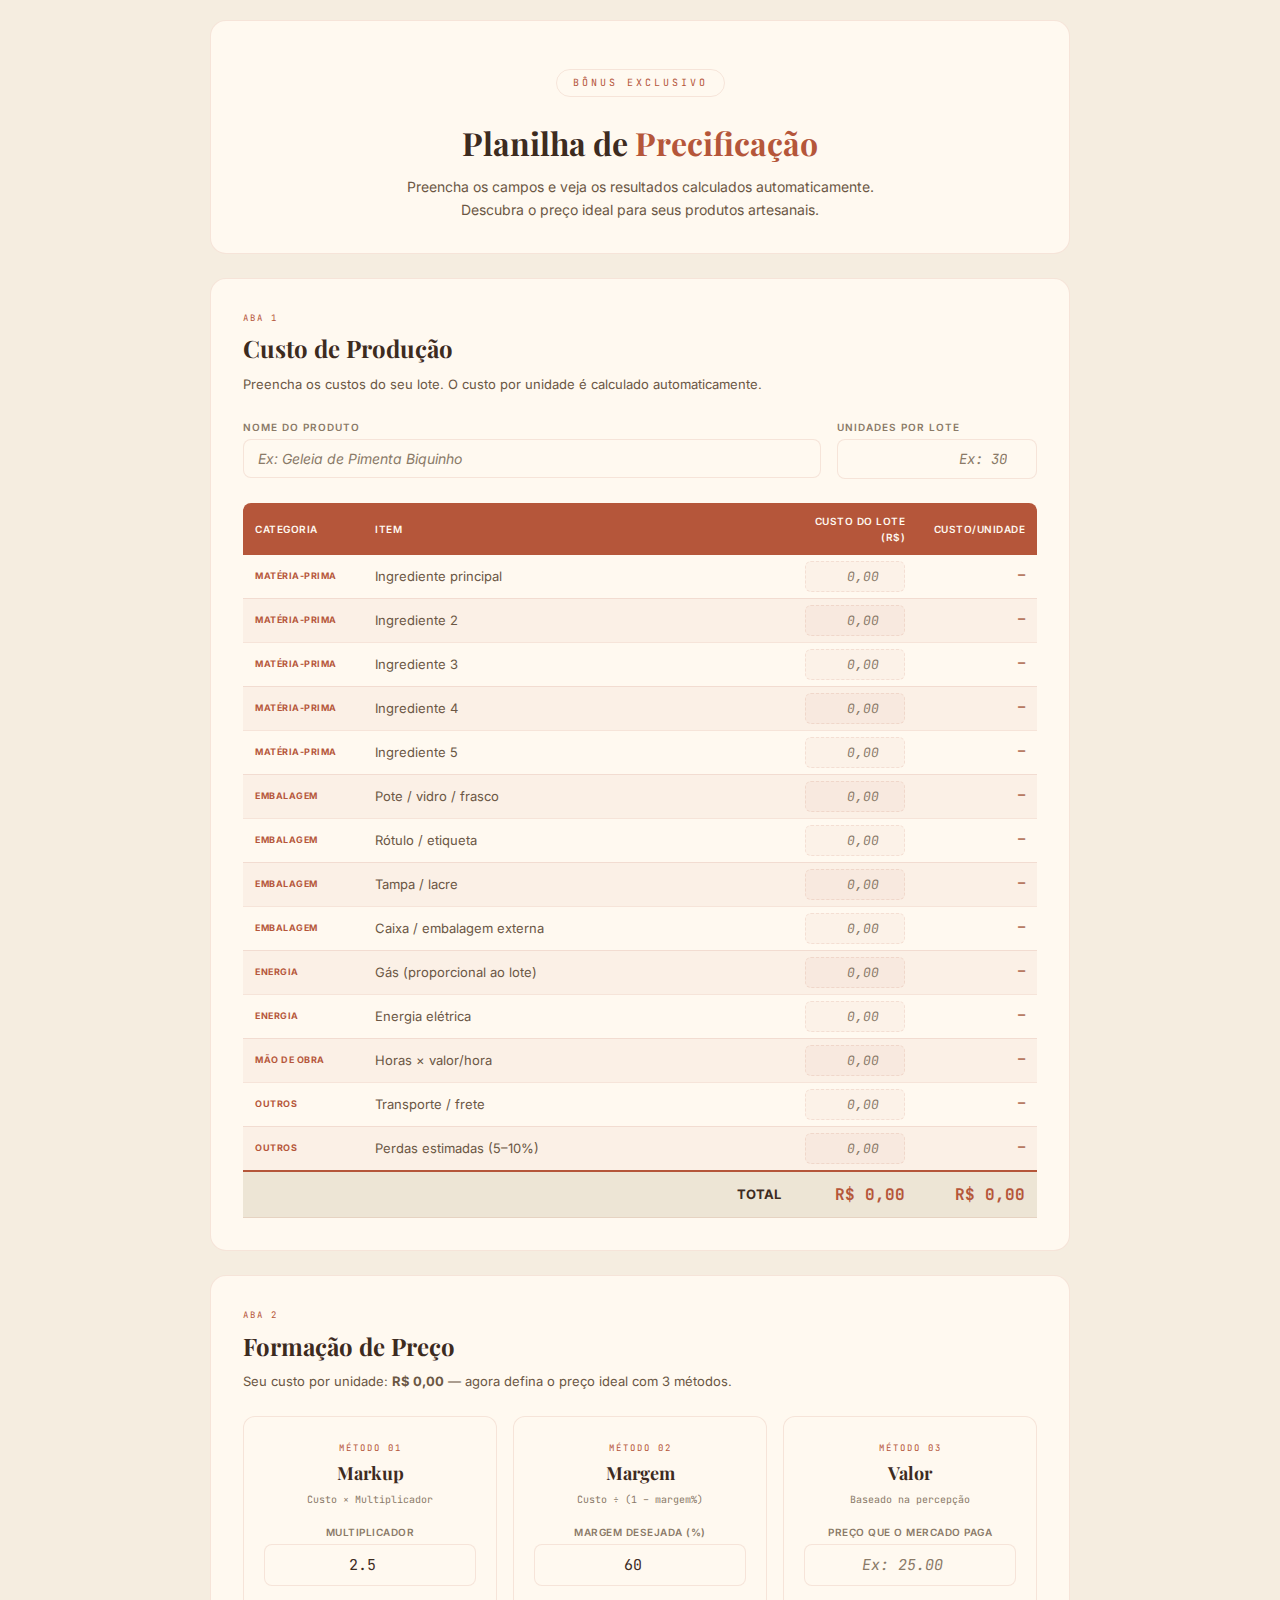
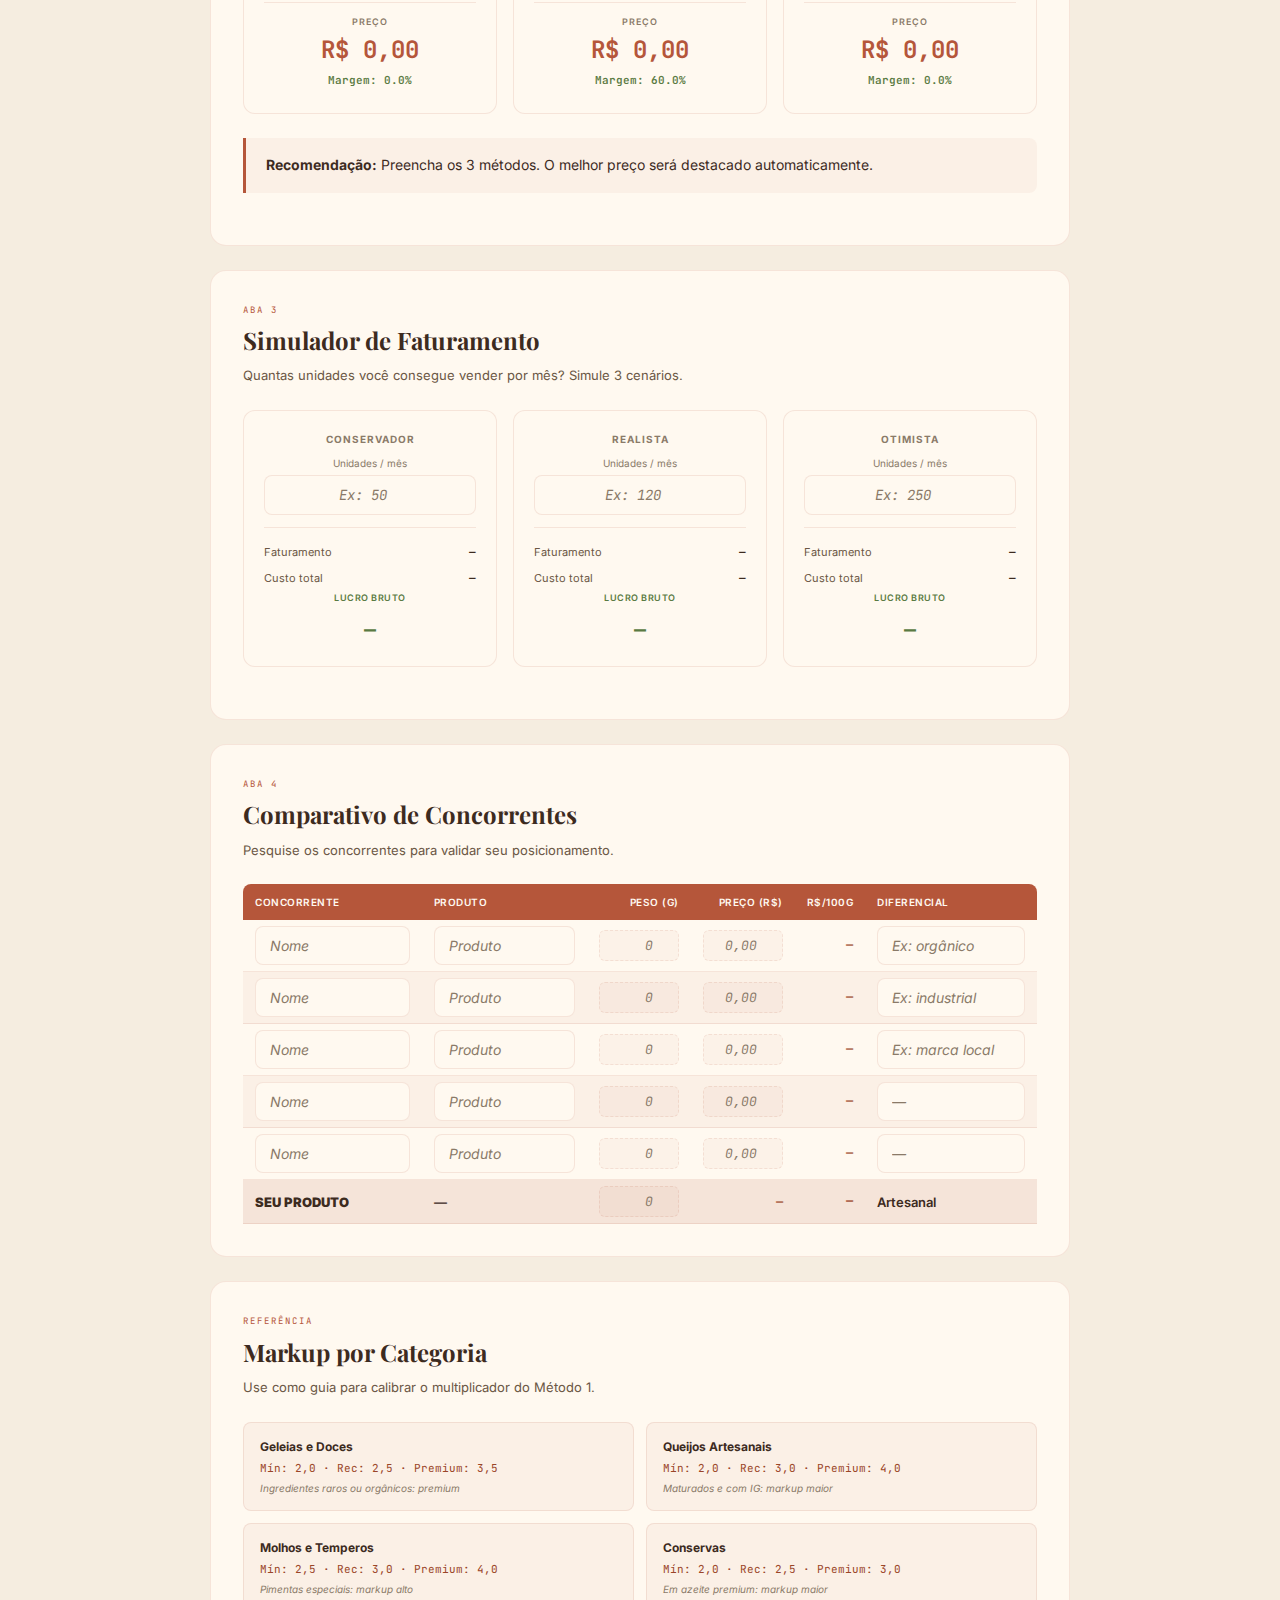
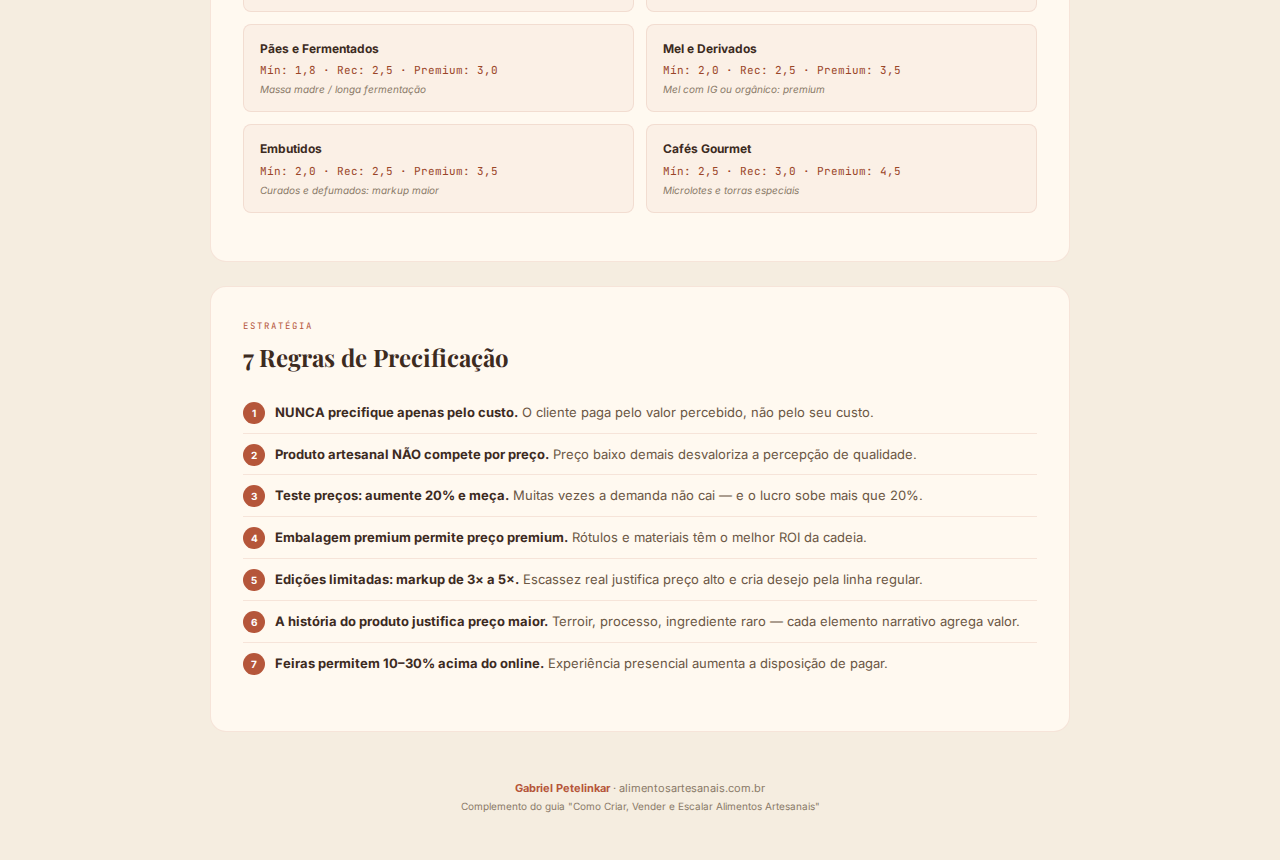
<file: outputs/bonus/planilha-precificacao/index.html>
<!DOCTYPE html>
<html lang="pt-BR">
<head>
<meta charset="UTF-8">
<meta name="viewport" content="width=device-width, initial-scale=1.0">
<title>Planilha de Precificação — Produtor Artesanal</title>
<link rel="preconnect" href="https://fonts.googleapis.com">
<link rel="preconnect" href="https://fonts.gstatic.com" crossorigin>
<link href="https://fonts.googleapis.com/css2?family=Inter:wght@400;500;600;700;800&family=JetBrains+Mono:wght@400;500&family=Playfair+Display:wght@700&display=swap" rel="stylesheet">
<style>
  * { margin: 0; padding: 0; box-sizing: border-box; }

  :root {
    --bg-primary: #FFF9F0;
    --bg-secondary: #F5EDE0;
    --bg-tertiary: #EDE5D5;
    --accent: #B5563A;
    --accent-secondary: #9A4528;
    --accent-soft: #7A3A20;
    --green: #5A7A42;
    --green-bg: rgba(90, 122, 66, 0.08);
    --text: #3D2B1F;
    --text-secondary: #6B5744;
    --text-muted: #8A7A68;
    --glass-bg: rgba(181, 86, 58, 0.05);
    --glass-border: rgba(181, 86, 58, 0.12);
    --font-heading: 'Playfair Display', Georgia, serif;
    --font-body: 'Inter', system-ui, sans-serif;
    --font-mono: 'JetBrains Mono', monospace;
  }

  body {
    font-family: var(--font-body);
    color: var(--text);
    background: var(--bg-secondary);
    font-size: 14px;
    line-height: 1.6;
    -webkit-font-smoothing: antialiased;
  }

  /* ============================================
     LAYOUT
     ============================================ */
  .container {
    max-width: 900px;
    margin: 0 auto;
    padding: 20px;
  }

  .header {
    text-align: center;
    padding: 48px 24px 32px;
    background: var(--bg-primary);
    border-radius: 16px;
    margin-bottom: 24px;
    border: 1px solid var(--glass-border);
  }

  .header__badge {
    font-family: var(--font-mono);
    font-size: 10px;
    letter-spacing: 3px;
    text-transform: uppercase;
    color: var(--accent);
    border: 1px solid var(--glass-border);
    padding: 5px 16px;
    border-radius: 20px;
    display: inline-block;
    margin-bottom: 20px;
  }

  .header__title {
    font-family: var(--font-heading);
    font-size: 32px;
    font-weight: 700;
    color: var(--text);
    margin-bottom: 8px;
  }

  .header__title span { color: var(--accent); }

  .header__subtitle {
    font-size: 14px;
    color: var(--text-secondary);
    max-width: 500px;
    margin: 0 auto;
  }

  /* SECTIONS */
  .section {
    background: var(--bg-primary);
    border-radius: 16px;
    padding: 32px;
    margin-bottom: 24px;
    border: 1px solid var(--glass-border);
  }

  .section__label {
    font-family: var(--font-mono);
    font-size: 9px;
    letter-spacing: 2px;
    text-transform: uppercase;
    color: var(--accent);
    margin-bottom: 4px;
  }

  .section__title {
    font-family: var(--font-heading);
    font-size: 24px;
    font-weight: 700;
    color: var(--text);
    margin-bottom: 6px;
  }

  .section__desc {
    font-size: 13px;
    color: var(--text-secondary);
    margin-bottom: 24px;
  }

  /* PRODUCT HEADER */
  .product-header {
    display: flex;
    gap: 16px;
    margin-bottom: 24px;
    flex-wrap: wrap;
  }

  .product-header__field {
    flex: 1;
    min-width: 200px;
  }

  .product-header__field label {
    display: block;
    font-size: 10px;
    font-weight: 600;
    letter-spacing: 1px;
    text-transform: uppercase;
    color: var(--text-muted);
    margin-bottom: 4px;
  }

  /* INPUTS */
  input[type="text"],
  input[type="number"] {
    width: 100%;
    padding: 10px 14px;
    border: 1.5px solid var(--glass-border);
    border-radius: 8px;
    background: var(--bg-primary);
    font-family: var(--font-body);
    font-size: 14px;
    color: var(--text);
    transition: border-color 0.2s;
  }

  input[type="text"]:focus,
  input[type="number"]:focus {
    outline: none;
    border-color: var(--accent);
    box-shadow: 0 0 0 3px rgba(181, 86, 58, 0.1);
  }

  input[type="number"] {
    font-family: var(--font-mono);
    text-align: right;
  }

  input::placeholder {
    color: var(--text-muted);
    font-style: italic;
  }

  /* TABLE */
  table {
    width: 100%;
    border-collapse: collapse;
    font-size: 13px;
  }

  thead th {
    background: var(--accent);
    color: #FFF9F0;
    padding: 10px 12px;
    text-align: left;
    font-weight: 600;
    font-size: 10px;
    letter-spacing: 0.5px;
    text-transform: uppercase;
  }

  thead th:first-child { border-radius: 8px 0 0 0; }
  thead th:last-child { border-radius: 0 8px 0 0; }

  tbody td {
    padding: 6px 12px;
    border-bottom: 1px solid var(--glass-border);
    vertical-align: middle;
  }

  tbody tr:nth-child(even) {
    background: var(--glass-bg);
  }

  tbody tr:hover {
    background: rgba(181, 86, 58, 0.06);
  }

  .cat-label {
    font-size: 9px;
    font-weight: 700;
    letter-spacing: 0.5px;
    text-transform: uppercase;
    color: var(--accent);
    white-space: nowrap;
  }

  .item-name {
    color: var(--text-secondary);
  }

  .item-name input[type="text"] {
    border: none;
    background: transparent;
    padding: 4px 0;
    font-size: 13px;
    color: var(--text-secondary);
  }

  .item-name input[type="text"]:focus {
    box-shadow: none;
    border-bottom: 1px solid var(--accent);
    border-radius: 0;
  }

  td input[type="number"] {
    border: 1px dashed var(--glass-border);
    background: rgba(181, 86, 58, 0.04);
    padding: 6px 10px;
    border-radius: 6px;
    width: 100px;
    font-size: 13px;
  }

  td input[type="number"]:focus {
    border-style: solid;
  }

  .calc-cell {
    font-family: var(--font-mono);
    font-size: 12px;
    color: var(--accent-secondary);
    font-weight: 500;
    text-align: right;
    white-space: nowrap;
  }

  .total-row td {
    font-weight: 700;
    background: var(--bg-tertiary) !important;
    border-top: 2px solid var(--accent);
    color: var(--text);
    padding: 10px 12px;
  }

  .total-value {
    font-family: var(--font-mono);
    font-size: 16px;
    color: var(--accent);
    font-weight: 700;
  }

  /* METHOD CARDS */
  .method-grid {
    display: grid;
    grid-template-columns: 1fr 1fr 1fr;
    gap: 16px;
    margin: 24px 0;
  }

  .method-card {
    background: var(--bg-primary);
    border: 1.5px solid var(--glass-border);
    border-radius: 12px;
    padding: 24px 20px;
    text-align: center;
    position: relative;
    transition: border-color 0.2s;
  }

  .method-card--best {
    border-color: var(--green);
    background: var(--green-bg);
  }

  .method-card--best::before {
    content: 'MELHOR';
    position: absolute;
    top: -9px;
    left: 50%;
    transform: translateX(-50%);
    background: var(--green);
    color: white;
    font-size: 8px;
    font-weight: 700;
    letter-spacing: 1px;
    padding: 2px 10px;
    border-radius: 10px;
  }

  .method-card__num {
    font-family: var(--font-mono);
    font-size: 9px;
    color: var(--accent);
    letter-spacing: 2px;
    margin-bottom: 4px;
  }

  .method-card__title {
    font-family: var(--font-heading);
    font-size: 18px;
    font-weight: 700;
    color: var(--text);
    margin-bottom: 4px;
  }

  .method-card__formula {
    font-family: var(--font-mono);
    font-size: 10px;
    color: var(--text-muted);
    margin-bottom: 16px;
  }

  .method-card__input-group {
    margin-bottom: 12px;
  }

  .method-card__input-group label {
    display: block;
    font-size: 10px;
    font-weight: 600;
    color: var(--text-muted);
    text-transform: uppercase;
    letter-spacing: 0.5px;
    margin-bottom: 4px;
  }

  .method-card__input-group input {
    text-align: center;
    font-size: 15px;
  }

  .method-card__result {
    margin-top: 16px;
    padding-top: 12px;
    border-top: 1px solid var(--glass-border);
  }

  .method-card__result-label {
    font-size: 9px;
    font-weight: 600;
    letter-spacing: 1px;
    text-transform: uppercase;
    color: var(--text-muted);
    margin-bottom: 2px;
  }

  .method-card__result-value {
    font-family: var(--font-mono);
    font-size: 24px;
    font-weight: 700;
    color: var(--accent);
  }

  .method-card__margin {
    font-family: var(--font-mono);
    font-size: 11px;
    color: var(--green);
    font-weight: 600;
    margin-top: 2px;
  }

  /* RECOMMENDATION */
  .recommendation {
    background: var(--glass-bg);
    border-left: 3px solid var(--accent);
    padding: 16px 20px;
    border-radius: 0 8px 8px 0;
    margin: 20px 0;
  }

  .recommendation strong { color: var(--text); }

  /* SCENARIO TABLE */
  .scenario-grid {
    display: grid;
    grid-template-columns: 1fr 1fr 1fr;
    gap: 16px;
    margin: 20px 0;
  }

  .scenario-card {
    background: var(--bg-primary);
    border: 1.5px solid var(--glass-border);
    border-radius: 12px;
    padding: 20px;
    text-align: center;
  }

  .scenario-card__title {
    font-size: 10px;
    font-weight: 700;
    letter-spacing: 1px;
    text-transform: uppercase;
    color: var(--text-muted);
    margin-bottom: 8px;
  }

  .scenario-card__input label {
    display: block;
    font-size: 10px;
    color: var(--text-muted);
    margin-bottom: 4px;
  }

  .scenario-card__input input {
    text-align: center;
    margin-bottom: 12px;
  }

  .scenario-card__results {
    border-top: 1px solid var(--glass-border);
    padding-top: 12px;
  }

  .scenario-card__row {
    display: flex;
    justify-content: space-between;
    font-size: 11px;
    padding: 4px 0;
    color: var(--text-secondary);
  }

  .scenario-card__row span:last-child {
    font-family: var(--font-mono);
    font-weight: 600;
    color: var(--text);
  }

  .scenario-card__highlight {
    font-family: var(--font-mono);
    font-size: 20px;
    font-weight: 700;
    color: var(--green);
    margin-top: 8px;
  }

  .scenario-card__highlight-label {
    font-size: 9px;
    color: var(--green);
    font-weight: 600;
    letter-spacing: 0.5px;
    text-transform: uppercase;
  }

  /* COMPETITOR TABLE */
  .competitor-table td input[type="text"] {
    width: 100%;
    min-width: 60px;
  }

  .competitor-table td input[type="number"] {
    width: 80px;
  }

  .competitor-table .your-row td {
    background: rgba(181, 86, 58, 0.08) !important;
    font-weight: 600;
  }

  /* MARKUP REFERENCE */
  .markup-grid {
    display: grid;
    grid-template-columns: 1fr 1fr;
    gap: 12px;
    margin: 16px 0;
  }

  .markup-item {
    background: var(--glass-bg);
    border: 1px solid var(--glass-border);
    border-radius: 8px;
    padding: 14px 16px;
  }

  .markup-item__category {
    font-weight: 700;
    font-size: 12px;
    color: var(--text);
    margin-bottom: 4px;
  }

  .markup-item__values {
    font-family: var(--font-mono);
    font-size: 11px;
    color: var(--accent-secondary);
  }

  .markup-item__note {
    font-size: 10px;
    color: var(--text-muted);
    font-style: italic;
    margin-top: 2px;
  }

  /* TIPS */
  .tips-list {
    list-style: none;
    margin: 16px 0;
  }

  .tips-list li {
    padding: 10px 0 10px 32px;
    position: relative;
    border-bottom: 1px solid var(--glass-border);
    font-size: 13px;
    color: var(--text-secondary);
    line-height: 1.6;
  }

  .tips-list li:last-child { border-bottom: none; }

  .tips-list li::before {
    content: attr(data-num);
    position: absolute;
    left: 0;
    top: 10px;
    width: 22px;
    height: 22px;
    background: var(--accent);
    color: white;
    font-size: 10px;
    font-weight: 700;
    border-radius: 50%;
    display: flex;
    align-items: center;
    justify-content: center;
  }

  .tips-list li strong { color: var(--text); }

  /* FOOTER */
  .page-footer {
    text-align: center;
    padding: 24px;
    font-size: 11px;
    color: var(--text-muted);
  }

  .page-footer strong {
    color: var(--accent);
  }

  /* RESPONSIVE */
  @media (max-width: 768px) {
    .container { padding: 12px; }
    .section { padding: 20px; }
    .method-grid, .scenario-grid { grid-template-columns: 1fr; }
    .markup-grid { grid-template-columns: 1fr; }
    .product-header { flex-direction: column; }
  }

  /* PRINT */
  @media print {
    body { background: white; }
    .container { max-width: 100%; padding: 0; }
    .section { border: none; box-shadow: none; page-break-inside: avoid; }
    input { border: 1px solid #ccc !important; }
  }
</style>
</head>
<body>

<div class="container">

  <!-- HEADER -->
  <div class="header">
    <div class="header__badge">Bônus Exclusivo</div>
    <div class="header__title">Planilha de <span>Precificação</span></div>
    <div class="header__subtitle">
      Preencha os campos e veja os resultados calculados automaticamente. Descubra o preço ideal para seus produtos artesanais.
    </div>
  </div>

  <!-- ============================================
       ABA 1: CUSTO DE PRODUÇÃO
       ============================================ -->
  <div class="section">
    <div class="section__label">Aba 1</div>
    <div class="section__title">Custo de Produção</div>
    <div class="section__desc">Preencha os custos do seu lote. O custo por unidade é calculado automaticamente.</div>

    <div class="product-header">
      <div class="product-header__field">
        <label>Nome do Produto</label>
        <input type="text" id="product-name" placeholder="Ex: Geleia de Pimenta Biquinho">
      </div>
      <div class="product-header__field" style="max-width: 200px;">
        <label>Unidades por Lote</label>
        <input type="number" id="lote-qty" placeholder="Ex: 30" min="1" value="">
      </div>
    </div>

    <table id="cost-table">
      <thead>
        <tr>
          <th style="width: 120px;">Categoria</th>
          <th>Item</th>
          <th style="width: 120px; text-align: right;">Custo do Lote (R$)</th>
          <th style="width: 120px; text-align: right;">Custo/Unidade</th>
        </tr>
      </thead>
      <tbody>
        <tr><td class="cat-label">Matéria-prima</td><td class="item-name"><input type="text" value="Ingrediente principal" data-default="Ingrediente principal"></td><td style="text-align:right;"><input type="number" class="cost-input" step="0.01" min="0" placeholder="0,00"></td><td class="calc-cell" data-unit>—</td></tr>
        <tr><td class="cat-label">Matéria-prima</td><td class="item-name"><input type="text" value="Ingrediente 2" data-default="Ingrediente 2"></td><td style="text-align:right;"><input type="number" class="cost-input" step="0.01" min="0" placeholder="0,00"></td><td class="calc-cell" data-unit>—</td></tr>
        <tr><td class="cat-label">Matéria-prima</td><td class="item-name"><input type="text" value="Ingrediente 3" data-default="Ingrediente 3"></td><td style="text-align:right;"><input type="number" class="cost-input" step="0.01" min="0" placeholder="0,00"></td><td class="calc-cell" data-unit>—</td></tr>
        <tr><td class="cat-label">Matéria-prima</td><td class="item-name"><input type="text" value="Ingrediente 4" data-default="Ingrediente 4"></td><td style="text-align:right;"><input type="number" class="cost-input" step="0.01" min="0" placeholder="0,00"></td><td class="calc-cell" data-unit>—</td></tr>
        <tr><td class="cat-label">Matéria-prima</td><td class="item-name"><input type="text" value="Ingrediente 5" data-default="Ingrediente 5"></td><td style="text-align:right;"><input type="number" class="cost-input" step="0.01" min="0" placeholder="0,00"></td><td class="calc-cell" data-unit>—</td></tr>
        <tr><td class="cat-label">Embalagem</td><td class="item-name">Pote / vidro / frasco</td><td style="text-align:right;"><input type="number" class="cost-input" step="0.01" min="0" placeholder="0,00"></td><td class="calc-cell" data-unit>—</td></tr>
        <tr><td class="cat-label">Embalagem</td><td class="item-name">Rótulo / etiqueta</td><td style="text-align:right;"><input type="number" class="cost-input" step="0.01" min="0" placeholder="0,00"></td><td class="calc-cell" data-unit>—</td></tr>
        <tr><td class="cat-label">Embalagem</td><td class="item-name">Tampa / lacre</td><td style="text-align:right;"><input type="number" class="cost-input" step="0.01" min="0" placeholder="0,00"></td><td class="calc-cell" data-unit>—</td></tr>
        <tr><td class="cat-label">Embalagem</td><td class="item-name">Caixa / embalagem externa</td><td style="text-align:right;"><input type="number" class="cost-input" step="0.01" min="0" placeholder="0,00"></td><td class="calc-cell" data-unit>—</td></tr>
        <tr><td class="cat-label">Energia</td><td class="item-name">Gás (proporcional ao lote)</td><td style="text-align:right;"><input type="number" class="cost-input" step="0.01" min="0" placeholder="0,00"></td><td class="calc-cell" data-unit>—</td></tr>
        <tr><td class="cat-label">Energia</td><td class="item-name">Energia elétrica</td><td style="text-align:right;"><input type="number" class="cost-input" step="0.01" min="0" placeholder="0,00"></td><td class="calc-cell" data-unit>—</td></tr>
        <tr><td class="cat-label">Mão de obra</td><td class="item-name">Horas × valor/hora</td><td style="text-align:right;"><input type="number" class="cost-input" step="0.01" min="0" placeholder="0,00"></td><td class="calc-cell" data-unit>—</td></tr>
        <tr><td class="cat-label">Outros</td><td class="item-name">Transporte / frete</td><td style="text-align:right;"><input type="number" class="cost-input" step="0.01" min="0" placeholder="0,00"></td><td class="calc-cell" data-unit>—</td></tr>
        <tr><td class="cat-label">Outros</td><td class="item-name">Perdas estimadas (5–10%)</td><td style="text-align:right;"><input type="number" class="cost-input" step="0.01" min="0" placeholder="0,00"></td><td class="calc-cell" data-unit>—</td></tr>
        <tr class="total-row">
          <td colspan="2" style="text-align: right;">TOTAL</td>
          <td style="text-align: right;"><span class="total-value" id="total-lote">R$ 0,00</span></td>
          <td style="text-align: right;"><span class="total-value" id="total-unit">R$ 0,00</span></td>
        </tr>
      </tbody>
    </table>
  </div>

  <!-- ============================================
       ABA 2: FORMAÇÃO DE PREÇO — 3 MÉTODOS
       ============================================ -->
  <div class="section">
    <div class="section__label">Aba 2</div>
    <div class="section__title">Formação de Preço</div>
    <div class="section__desc">Seu custo por unidade: <strong><span id="cpu-display">R$ 0,00</span></strong> — agora defina o preço ideal com 3 métodos.</div>

    <div class="method-grid">
      <!-- MARKUP -->
      <div class="method-card" id="card-markup">
        <div class="method-card__num">MÉTODO 01</div>
        <div class="method-card__title">Markup</div>
        <div class="method-card__formula">Custo × Multiplicador</div>
        <div class="method-card__input-group">
          <label>Multiplicador</label>
          <input type="number" id="markup-val" step="0.1" min="1" value="2.5" placeholder="2.5">
        </div>
        <div class="method-card__result">
          <div class="method-card__result-label">Preço</div>
          <div class="method-card__result-value" id="markup-price">R$ 0,00</div>
          <div class="method-card__margin" id="markup-margin">Margem: 0%</div>
        </div>
      </div>

      <!-- MARGEM -->
      <div class="method-card" id="card-margem">
        <div class="method-card__num">MÉTODO 02</div>
        <div class="method-card__title">Margem</div>
        <div class="method-card__formula">Custo ÷ (1 – margem%)</div>
        <div class="method-card__input-group">
          <label>Margem Desejada (%)</label>
          <input type="number" id="margem-val" step="1" min="1" max="99" value="60" placeholder="60">
        </div>
        <div class="method-card__result">
          <div class="method-card__result-label">Preço</div>
          <div class="method-card__result-value" id="margem-price">R$ 0,00</div>
          <div class="method-card__margin" id="margem-margin">Margem: 0%</div>
        </div>
      </div>

      <!-- VALOR -->
      <div class="method-card" id="card-valor">
        <div class="method-card__num">MÉTODO 03</div>
        <div class="method-card__title">Valor</div>
        <div class="method-card__formula">Baseado na percepção</div>
        <div class="method-card__input-group">
          <label>Preço que o mercado paga</label>
          <input type="number" id="valor-val" step="0.01" min="0" placeholder="Ex: 25.00">
        </div>
        <div class="method-card__result">
          <div class="method-card__result-label">Preço</div>
          <div class="method-card__result-value" id="valor-price">R$ 0,00</div>
          <div class="method-card__margin" id="valor-margin">Margem: 0%</div>
        </div>
      </div>
    </div>

    <div class="recommendation" id="recommendation">
      <strong>Recomendação:</strong> Preencha os 3 métodos. O melhor preço será destacado automaticamente.
    </div>
  </div>

  <!-- ============================================
       ABA 3: SIMULADOR DE FATURAMENTO
       ============================================ -->
  <div class="section">
    <div class="section__label">Aba 3</div>
    <div class="section__title">Simulador de Faturamento</div>
    <div class="section__desc">Quantas unidades você consegue vender por mês? Simule 3 cenários.</div>

    <div class="scenario-grid">
      <div class="scenario-card">
        <div class="scenario-card__title">Conservador</div>
        <div class="scenario-card__input">
          <label>Unidades / mês</label>
          <input type="number" class="scenario-qty" id="scenario-1" min="0" placeholder="Ex: 50">
        </div>
        <div class="scenario-card__results" id="scenario-1-results">
          <div class="scenario-card__row"><span>Faturamento</span><span id="s1-fat">—</span></div>
          <div class="scenario-card__row"><span>Custo total</span><span id="s1-custo">—</span></div>
          <div class="scenario-card__highlight-label">Lucro Bruto</div>
          <div class="scenario-card__highlight" id="s1-lucro">—</div>
        </div>
      </div>
      <div class="scenario-card">
        <div class="scenario-card__title">Realista</div>
        <div class="scenario-card__input">
          <label>Unidades / mês</label>
          <input type="number" class="scenario-qty" id="scenario-2" min="0" placeholder="Ex: 120">
        </div>
        <div class="scenario-card__results" id="scenario-2-results">
          <div class="scenario-card__row"><span>Faturamento</span><span id="s2-fat">—</span></div>
          <div class="scenario-card__row"><span>Custo total</span><span id="s2-custo">—</span></div>
          <div class="scenario-card__highlight-label">Lucro Bruto</div>
          <div class="scenario-card__highlight" id="s2-lucro">—</div>
        </div>
      </div>
      <div class="scenario-card">
        <div class="scenario-card__title">Otimista</div>
        <div class="scenario-card__input">
          <label>Unidades / mês</label>
          <input type="number" class="scenario-qty" id="scenario-3" min="0" placeholder="Ex: 250">
        </div>
        <div class="scenario-card__results" id="scenario-3-results">
          <div class="scenario-card__row"><span>Faturamento</span><span id="s3-fat">—</span></div>
          <div class="scenario-card__row"><span>Custo total</span><span id="s3-custo">—</span></div>
          <div class="scenario-card__highlight-label">Lucro Bruto</div>
          <div class="scenario-card__highlight" id="s3-lucro">—</div>
        </div>
      </div>
    </div>
  </div>

  <!-- ============================================
       ABA 4: COMPARATIVO
       ============================================ -->
  <div class="section">
    <div class="section__label">Aba 4</div>
    <div class="section__title">Comparativo de Concorrentes</div>
    <div class="section__desc">Pesquise os concorrentes para validar seu posicionamento.</div>

    <table class="competitor-table">
      <thead>
        <tr>
          <th>Concorrente</th>
          <th>Produto</th>
          <th style="text-align:right;">Peso (g)</th>
          <th style="text-align:right;">Preço (R$)</th>
          <th style="text-align:right;">R$/100g</th>
          <th>Diferencial</th>
        </tr>
      </thead>
      <tbody>
        <tr>
          <td><input type="text" placeholder="Nome"></td>
          <td><input type="text" placeholder="Produto"></td>
          <td style="text-align:right;"><input type="number" class="comp-peso" step="1" min="0" placeholder="0"></td>
          <td style="text-align:right;"><input type="number" class="comp-preco" step="0.01" min="0" placeholder="0,00"></td>
          <td class="calc-cell comp-100g">—</td>
          <td><input type="text" placeholder="Ex: orgânico"></td>
        </tr>
        <tr>
          <td><input type="text" placeholder="Nome"></td>
          <td><input type="text" placeholder="Produto"></td>
          <td style="text-align:right;"><input type="number" class="comp-peso" step="1" min="0" placeholder="0"></td>
          <td style="text-align:right;"><input type="number" class="comp-preco" step="0.01" min="0" placeholder="0,00"></td>
          <td class="calc-cell comp-100g">—</td>
          <td><input type="text" placeholder="Ex: industrial"></td>
        </tr>
        <tr>
          <td><input type="text" placeholder="Nome"></td>
          <td><input type="text" placeholder="Produto"></td>
          <td style="text-align:right;"><input type="number" class="comp-peso" step="1" min="0" placeholder="0"></td>
          <td style="text-align:right;"><input type="number" class="comp-preco" step="0.01" min="0" placeholder="0,00"></td>
          <td class="calc-cell comp-100g">—</td>
          <td><input type="text" placeholder="Ex: marca local"></td>
        </tr>
        <tr>
          <td><input type="text" placeholder="Nome"></td>
          <td><input type="text" placeholder="Produto"></td>
          <td style="text-align:right;"><input type="number" class="comp-peso" step="1" min="0" placeholder="0"></td>
          <td style="text-align:right;"><input type="number" class="comp-preco" step="0.01" min="0" placeholder="0,00"></td>
          <td class="calc-cell comp-100g">—</td>
          <td><input type="text" placeholder="—"></td>
        </tr>
        <tr>
          <td><input type="text" placeholder="Nome"></td>
          <td><input type="text" placeholder="Produto"></td>
          <td style="text-align:right;"><input type="number" class="comp-peso" step="1" min="0" placeholder="0"></td>
          <td style="text-align:right;"><input type="number" class="comp-preco" step="0.01" min="0" placeholder="0,00"></td>
          <td class="calc-cell comp-100g">—</td>
          <td><input type="text" placeholder="—"></td>
        </tr>
        <tr class="your-row">
          <td><strong>SEU PRODUTO</strong></td>
          <td><span id="comp-your-name">—</span></td>
          <td style="text-align:right;"><input type="number" id="comp-your-peso" class="comp-peso" step="1" min="0" placeholder="0"></td>
          <td style="text-align:right;"><span id="comp-your-preco" class="calc-cell">—</span></td>
          <td class="calc-cell" id="comp-your-100g">—</td>
          <td>Artesanal</td>
        </tr>
      </tbody>
    </table>
  </div>

  <!-- ============================================
       REFERÊNCIA DE MARKUP
       ============================================ -->
  <div class="section">
    <div class="section__label">Referência</div>
    <div class="section__title">Markup por Categoria</div>
    <div class="section__desc">Use como guia para calibrar o multiplicador do Método 1.</div>

    <div class="markup-grid">
      <div class="markup-item">
        <div class="markup-item__category">Geleias e Doces</div>
        <div class="markup-item__values">Mín: 2,0 · Rec: 2,5 · Premium: 3,5</div>
        <div class="markup-item__note">Ingredientes raros ou orgânicos: premium</div>
      </div>
      <div class="markup-item">
        <div class="markup-item__category">Queijos Artesanais</div>
        <div class="markup-item__values">Mín: 2,0 · Rec: 3,0 · Premium: 4,0</div>
        <div class="markup-item__note">Maturados e com IG: markup maior</div>
      </div>
      <div class="markup-item">
        <div class="markup-item__category">Molhos e Temperos</div>
        <div class="markup-item__values">Mín: 2,5 · Rec: 3,0 · Premium: 4,0</div>
        <div class="markup-item__note">Pimentas especiais: markup alto</div>
      </div>
      <div class="markup-item">
        <div class="markup-item__category">Conservas</div>
        <div class="markup-item__values">Mín: 2,0 · Rec: 2,5 · Premium: 3,0</div>
        <div class="markup-item__note">Em azeite premium: markup maior</div>
      </div>
      <div class="markup-item">
        <div class="markup-item__category">Pães e Fermentados</div>
        <div class="markup-item__values">Mín: 1,8 · Rec: 2,5 · Premium: 3,0</div>
        <div class="markup-item__note">Massa madre / longa fermentação</div>
      </div>
      <div class="markup-item">
        <div class="markup-item__category">Mel e Derivados</div>
        <div class="markup-item__values">Mín: 2,0 · Rec: 2,5 · Premium: 3,5</div>
        <div class="markup-item__note">Mel com IG ou orgânico: premium</div>
      </div>
      <div class="markup-item">
        <div class="markup-item__category">Embutidos</div>
        <div class="markup-item__values">Mín: 2,0 · Rec: 2,5 · Premium: 3,5</div>
        <div class="markup-item__note">Curados e defumados: markup maior</div>
      </div>
      <div class="markup-item">
        <div class="markup-item__category">Cafés Gourmet</div>
        <div class="markup-item__values">Mín: 2,5 · Rec: 3,0 · Premium: 4,5</div>
        <div class="markup-item__note">Microlotes e torras especiais</div>
      </div>
    </div>
  </div>

  <!-- ============================================
       DICAS
       ============================================ -->
  <div class="section">
    <div class="section__label">Estratégia</div>
    <div class="section__title">7 Regras de Precificação</div>

    <ul class="tips-list">
      <li data-num="1"><strong>NUNCA precifique apenas pelo custo.</strong> O cliente paga pelo valor percebido, não pelo seu custo.</li>
      <li data-num="2"><strong>Produto artesanal NÃO compete por preço.</strong> Preço baixo demais desvaloriza a percepção de qualidade.</li>
      <li data-num="3"><strong>Teste preços: aumente 20% e meça.</strong> Muitas vezes a demanda não cai — e o lucro sobe mais que 20%.</li>
      <li data-num="4"><strong>Embalagem premium permite preço premium.</strong> Rótulos e materiais têm o melhor ROI da cadeia.</li>
      <li data-num="5"><strong>Edições limitadas: markup de 3× a 5×.</strong> Escassez real justifica preço alto e cria desejo pela linha regular.</li>
      <li data-num="6"><strong>A história do produto justifica preço maior.</strong> Terroir, processo, ingrediente raro — cada elemento narrativo agrega valor.</li>
      <li data-num="7"><strong>Feiras permitem 10–30% acima do online.</strong> Experiência presencial aumenta a disposição de pagar.</li>
    </ul>
  </div>

  <!-- FOOTER -->
  <div class="page-footer">
    <strong>Gabriel Petelinkar</strong> · alimentosartesanais.com.br<br>
    <span style="font-size: 10px;">Complemento do guia "Como Criar, Vender e Escalar Alimentos Artesanais"</span>
  </div>

</div>

<script>
(function() {
  const fmt = (v) => v.toLocaleString('pt-BR', { style: 'currency', currency: 'BRL' });
  const fmtPct = (v) => v.toFixed(1) + '%';

  function getCPU() {
    const lote = parseFloat(document.getElementById('lote-qty').value) || 0;
    const inputs = document.querySelectorAll('.cost-input');
    let total = 0;
    inputs.forEach((inp, i) => {
      const val = parseFloat(inp.value) || 0;
      total += val;
      const unitCell = inp.closest('tr').querySelector('[data-unit]');
      if (unitCell) {
        unitCell.textContent = lote > 0 ? fmt(val / lote) : '—';
      }
    });

    document.getElementById('total-lote').textContent = fmt(total);
    const cpu = lote > 0 ? total / lote : 0;
    document.getElementById('total-unit').textContent = fmt(cpu);
    document.getElementById('cpu-display').textContent = fmt(cpu);
    return cpu;
  }

  function calcPricing() {
    const cpu = getCPU();

    // Markup
    const markupVal = parseFloat(document.getElementById('markup-val').value) || 0;
    const markupPrice = cpu * markupVal;
    document.getElementById('markup-price').textContent = fmt(markupPrice);
    const markupMargin = markupPrice > 0 ? ((markupPrice - cpu) / markupPrice) * 100 : 0;
    document.getElementById('markup-margin').textContent = 'Margem: ' + fmtPct(markupMargin);

    // Margem
    const margemVal = parseFloat(document.getElementById('margem-val').value) || 0;
    const margemPrice = margemVal < 100 ? cpu / (1 - margemVal / 100) : 0;
    document.getElementById('margem-price').textContent = fmt(margemPrice);
    document.getElementById('margem-margin').textContent = 'Margem: ' + fmtPct(margemVal);

    // Valor
    const valorVal = parseFloat(document.getElementById('valor-val').value) || 0;
    document.getElementById('valor-price').textContent = fmt(valorVal);
    const valorMargin = valorVal > 0 ? ((valorVal - cpu) / valorVal) * 100 : 0;
    document.getElementById('valor-margin').textContent = 'Margem: ' + fmtPct(valorMargin);

    // Highlight best
    const prices = [
      { id: 'card-markup', price: markupPrice },
      { id: 'card-margem', price: margemPrice },
      { id: 'card-valor', price: valorVal }
    ];

    document.querySelectorAll('.method-card').forEach(c => c.classList.remove('method-card--best'));

    const validPrices = prices.filter(p => p.price > 0 && p.price > cpu);
    if (validPrices.length > 0) {
      const best = validPrices.reduce((a, b) => a.price > b.price ? a : b);
      document.getElementById(best.id).classList.add('method-card--best');

      const bestName = best.id === 'card-markup' ? 'Markup' : best.id === 'card-margem' ? 'Margem' : 'Valor';
      document.getElementById('recommendation').innerHTML =
        '<strong>Recomendação:</strong> O método <strong>' + bestName + '</strong> (' + fmt(best.price) + ') gera o melhor preço. ' +
        (best.id === 'card-valor'
          ? 'Ótimo — o mercado sustenta um preço acima do custo calculado.'
          : 'Considere revisar sua proposta de valor para sustentar esse preço.');
    }

    // Best price for scenarios
    const bestPrice = validPrices.length > 0
      ? validPrices.reduce((a, b) => a.price > b.price ? a : b).price
      : 0;

    // Scenarios
    [1, 2, 3].forEach(i => {
      const qty = parseFloat(document.getElementById('scenario-' + i).value) || 0;
      const price = bestPrice;
      const fat = qty * price;
      const custo = qty * cpu;
      const lucro = fat - custo;
      document.getElementById('s' + i + '-fat').textContent = fat > 0 ? fmt(fat) : '—';
      document.getElementById('s' + i + '-custo').textContent = custo > 0 ? fmt(custo) : '—';
      document.getElementById('s' + i + '-lucro').textContent = lucro > 0 ? fmt(lucro) : '—';
    });

    // Your product in competitor table
    const productName = document.getElementById('product-name').value || '—';
    document.getElementById('comp-your-name').textContent = productName;
    document.getElementById('comp-your-preco').textContent = bestPrice > 0 ? fmt(bestPrice) : '—';
    const yourPeso = parseFloat(document.getElementById('comp-your-peso').value) || 0;
    document.getElementById('comp-your-100g').textContent = (yourPeso > 0 && bestPrice > 0)
      ? fmt(bestPrice / (yourPeso / 100))
      : '—';
  }

  function calcCompetitors() {
    const rows = document.querySelectorAll('.competitor-table tbody tr:not(.your-row)');
    rows.forEach(row => {
      const peso = parseFloat(row.querySelector('.comp-peso')?.value) || 0;
      const preco = parseFloat(row.querySelector('.comp-preco')?.value) || 0;
      const cell100g = row.querySelector('.comp-100g');
      if (cell100g) {
        cell100g.textContent = (peso > 0 && preco > 0) ? fmt(preco / (peso / 100)) : '—';
      }
    });
    calcPricing();
  }

  // Bind events
  document.querySelectorAll('input').forEach(inp => {
    inp.addEventListener('input', () => {
      calcCompetitors();
    });
  });

  // Initial calc
  calcPricing();
})();
</script>

</body>
</html>
</file>
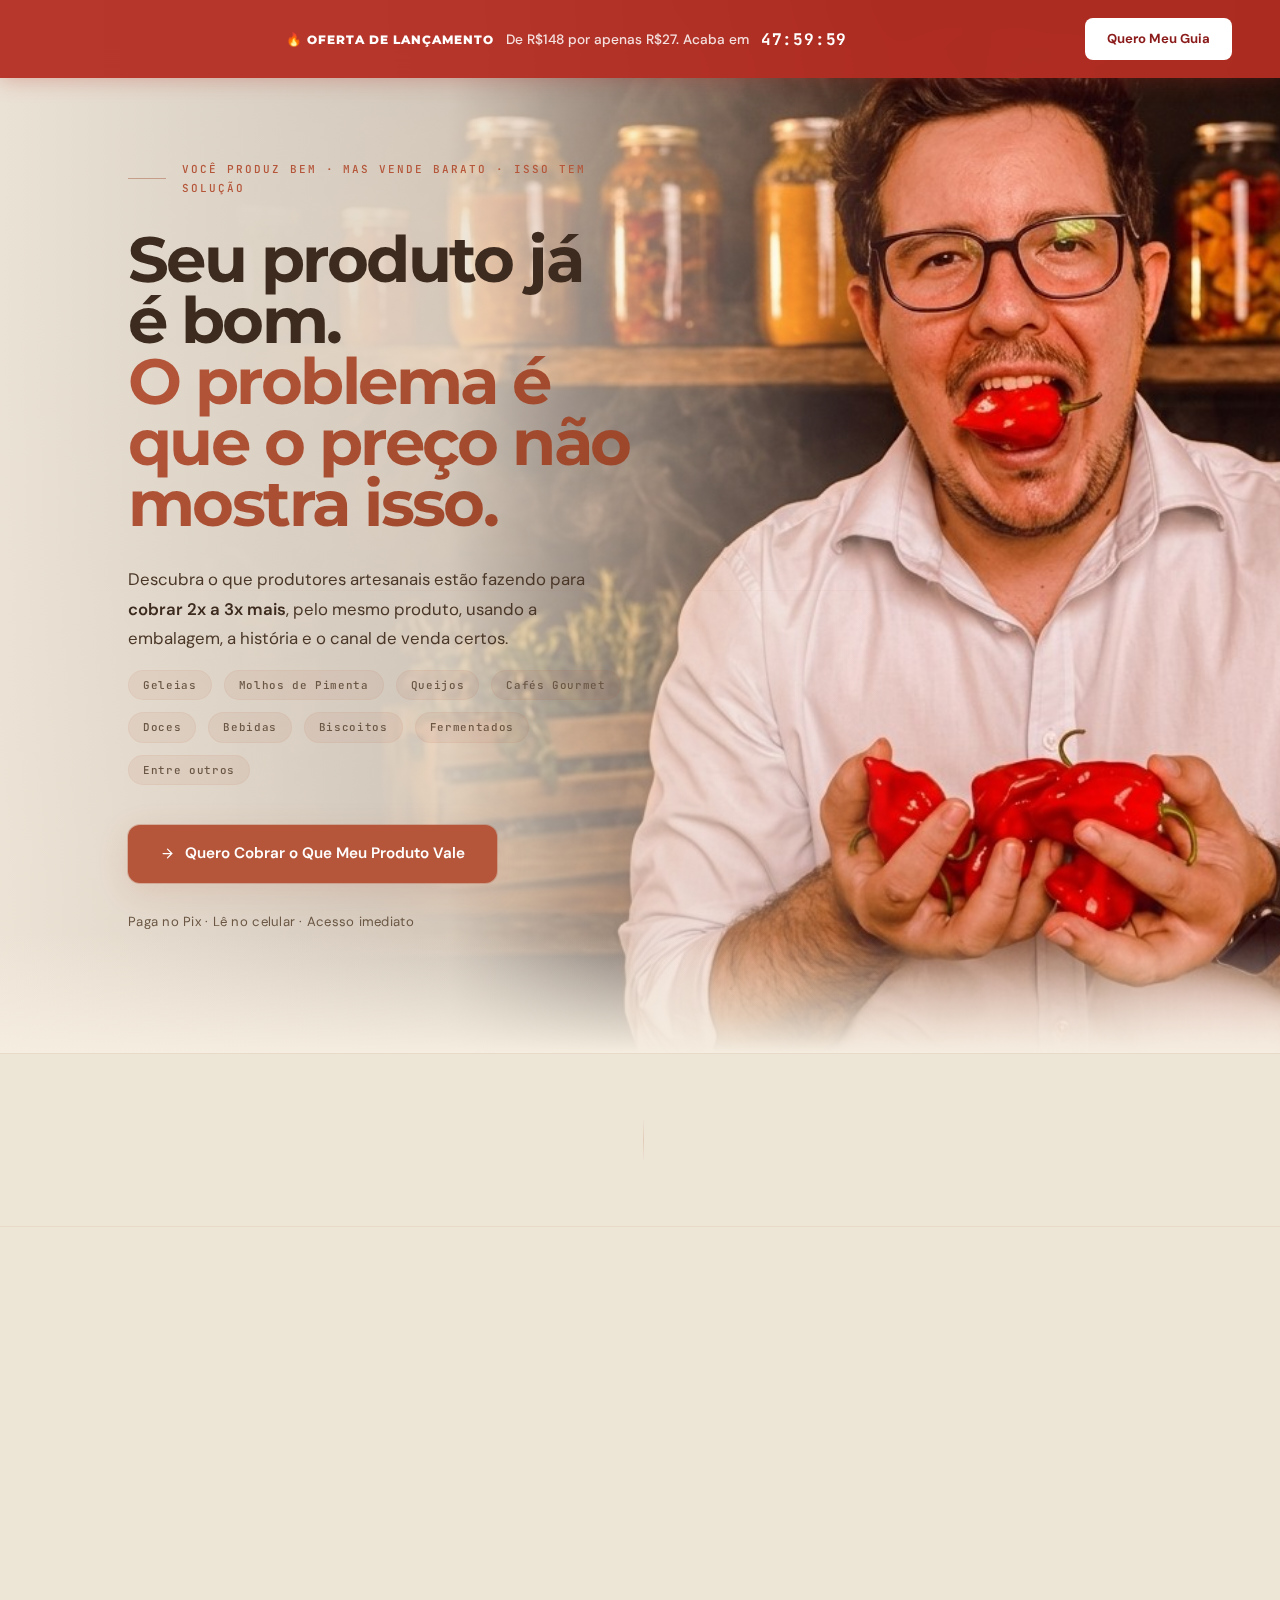
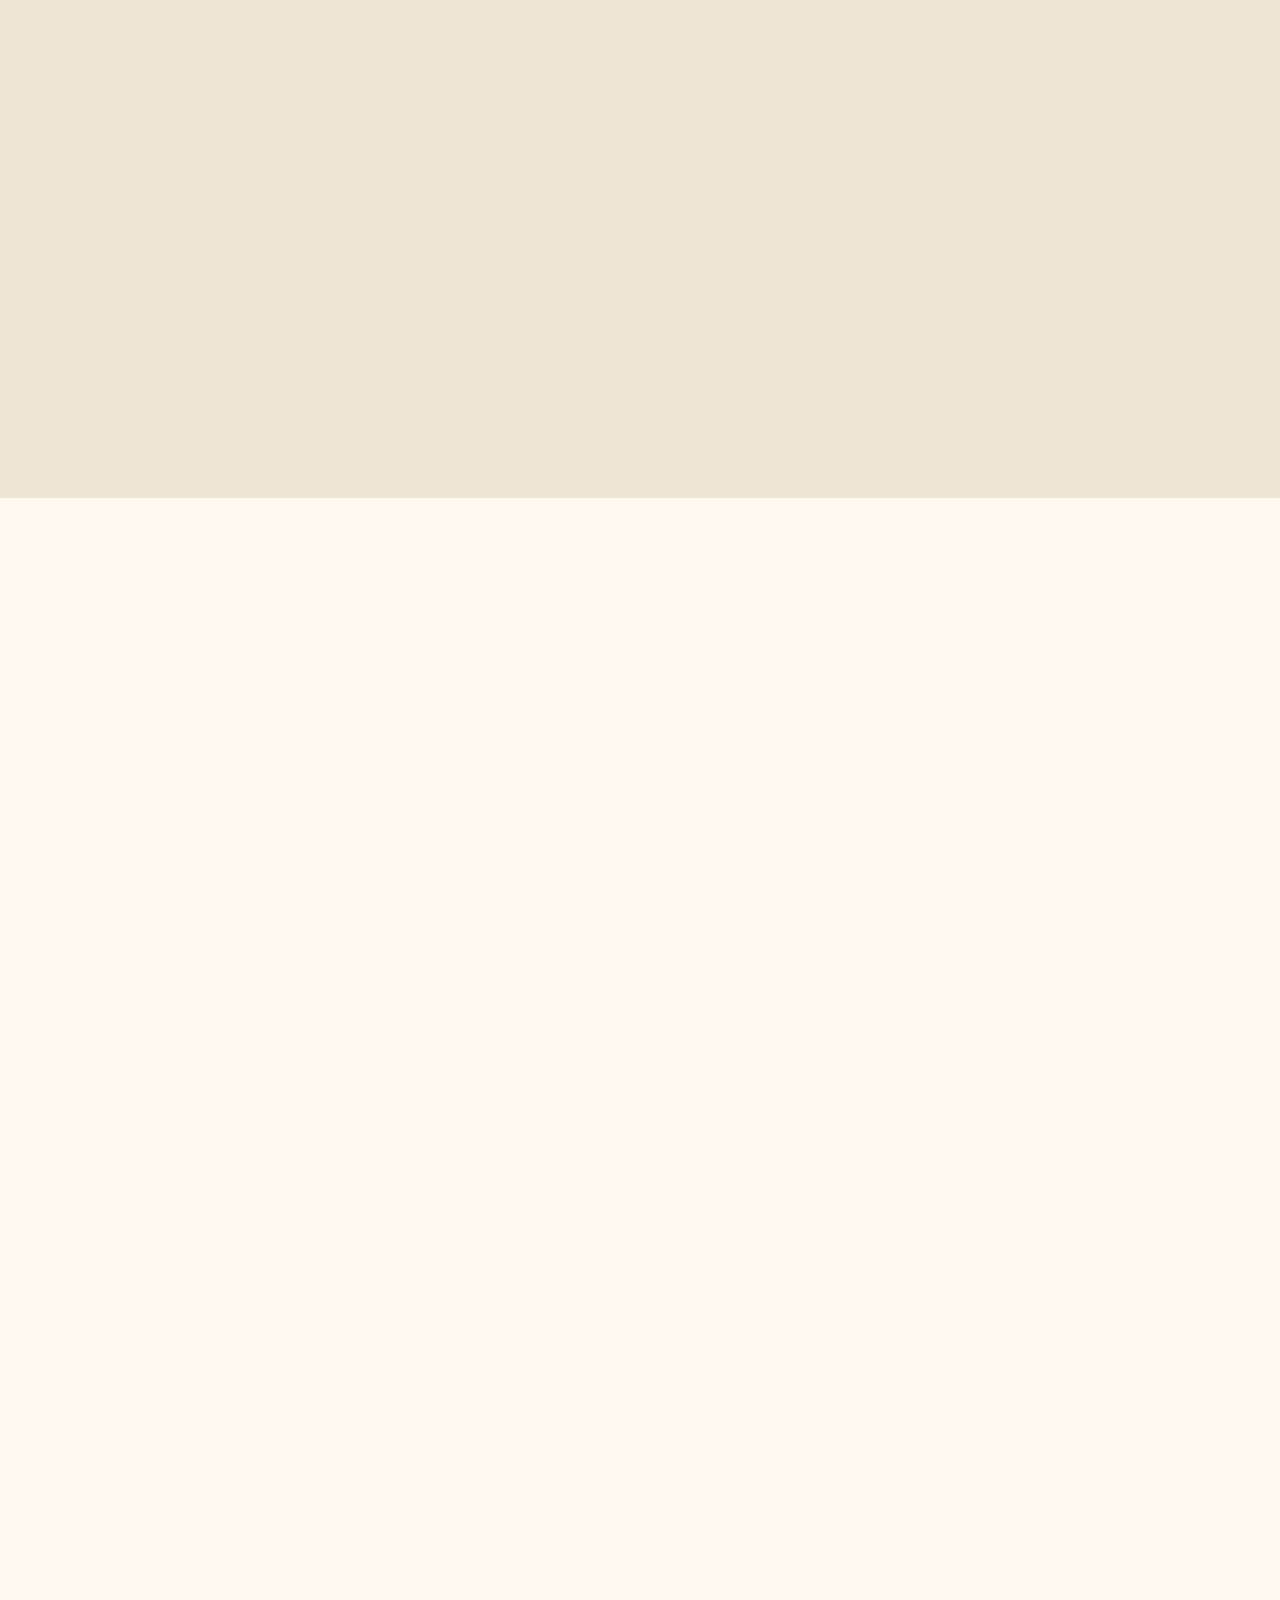
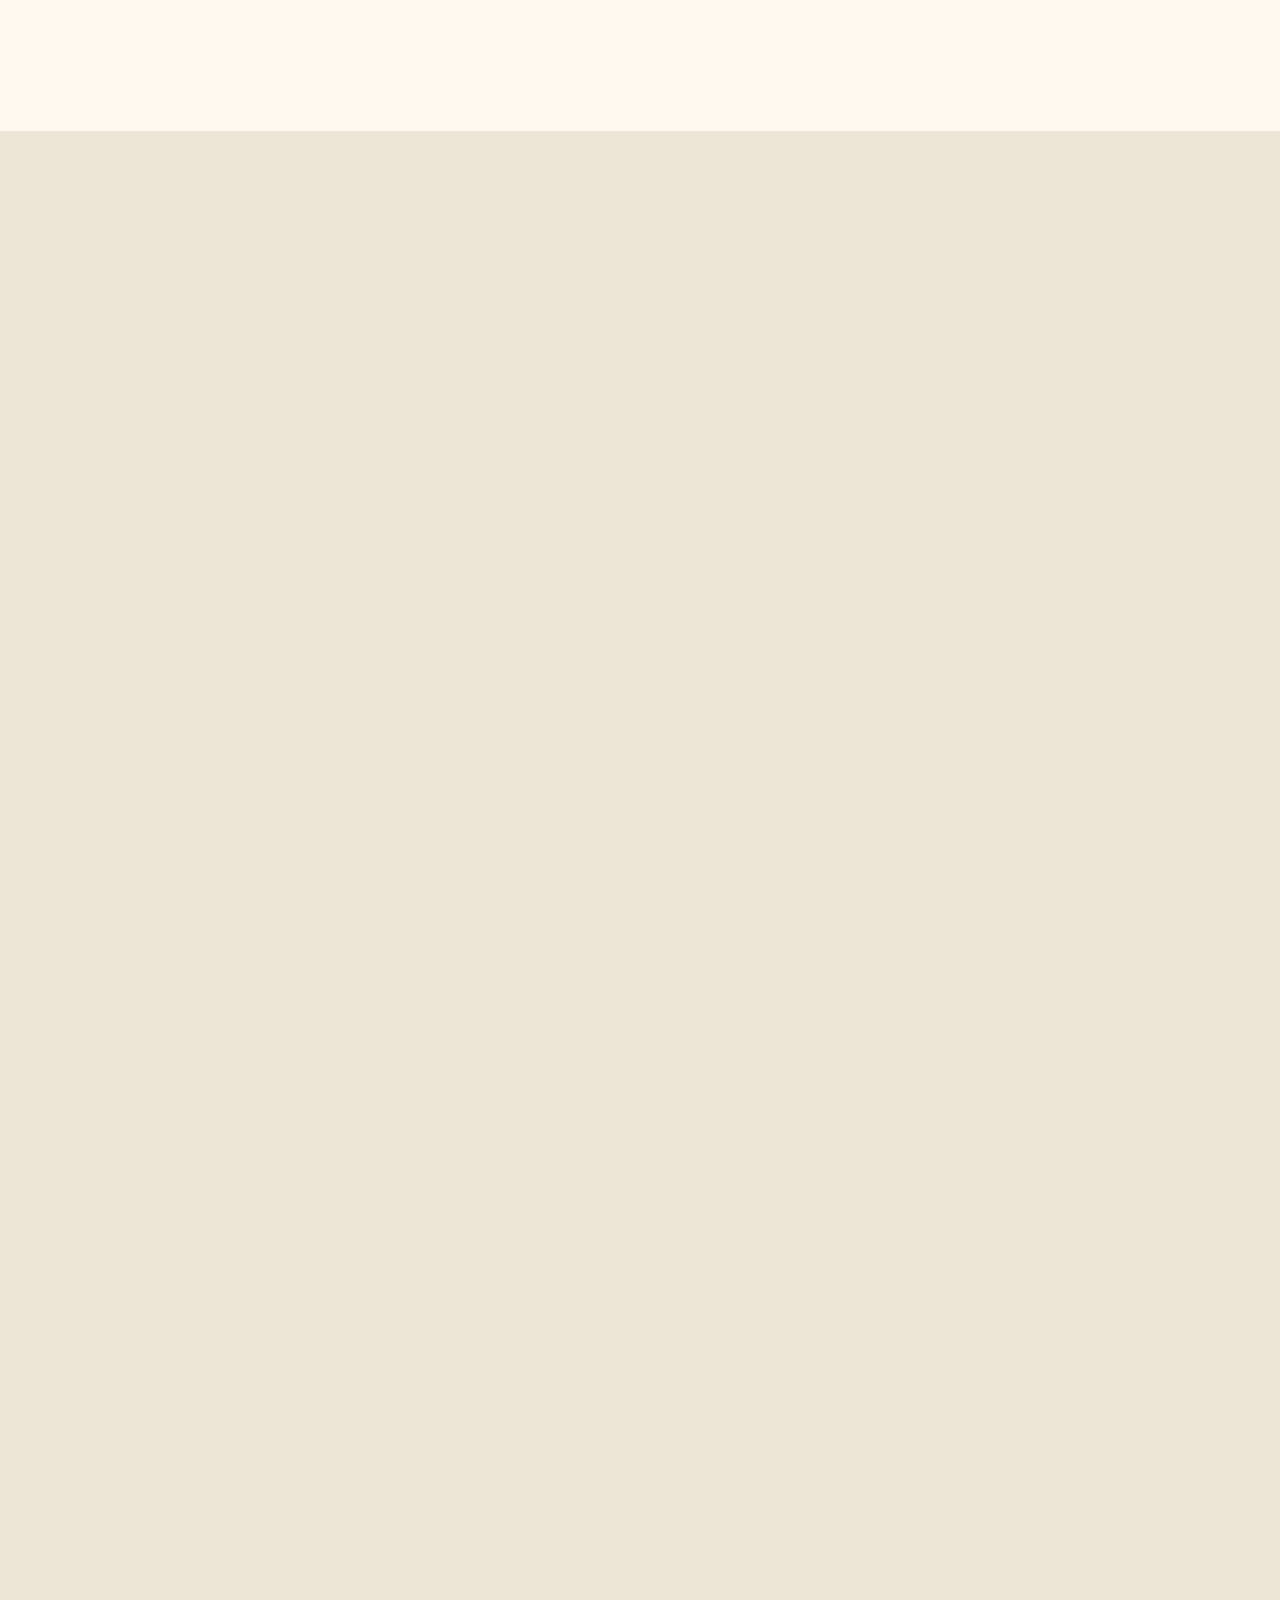
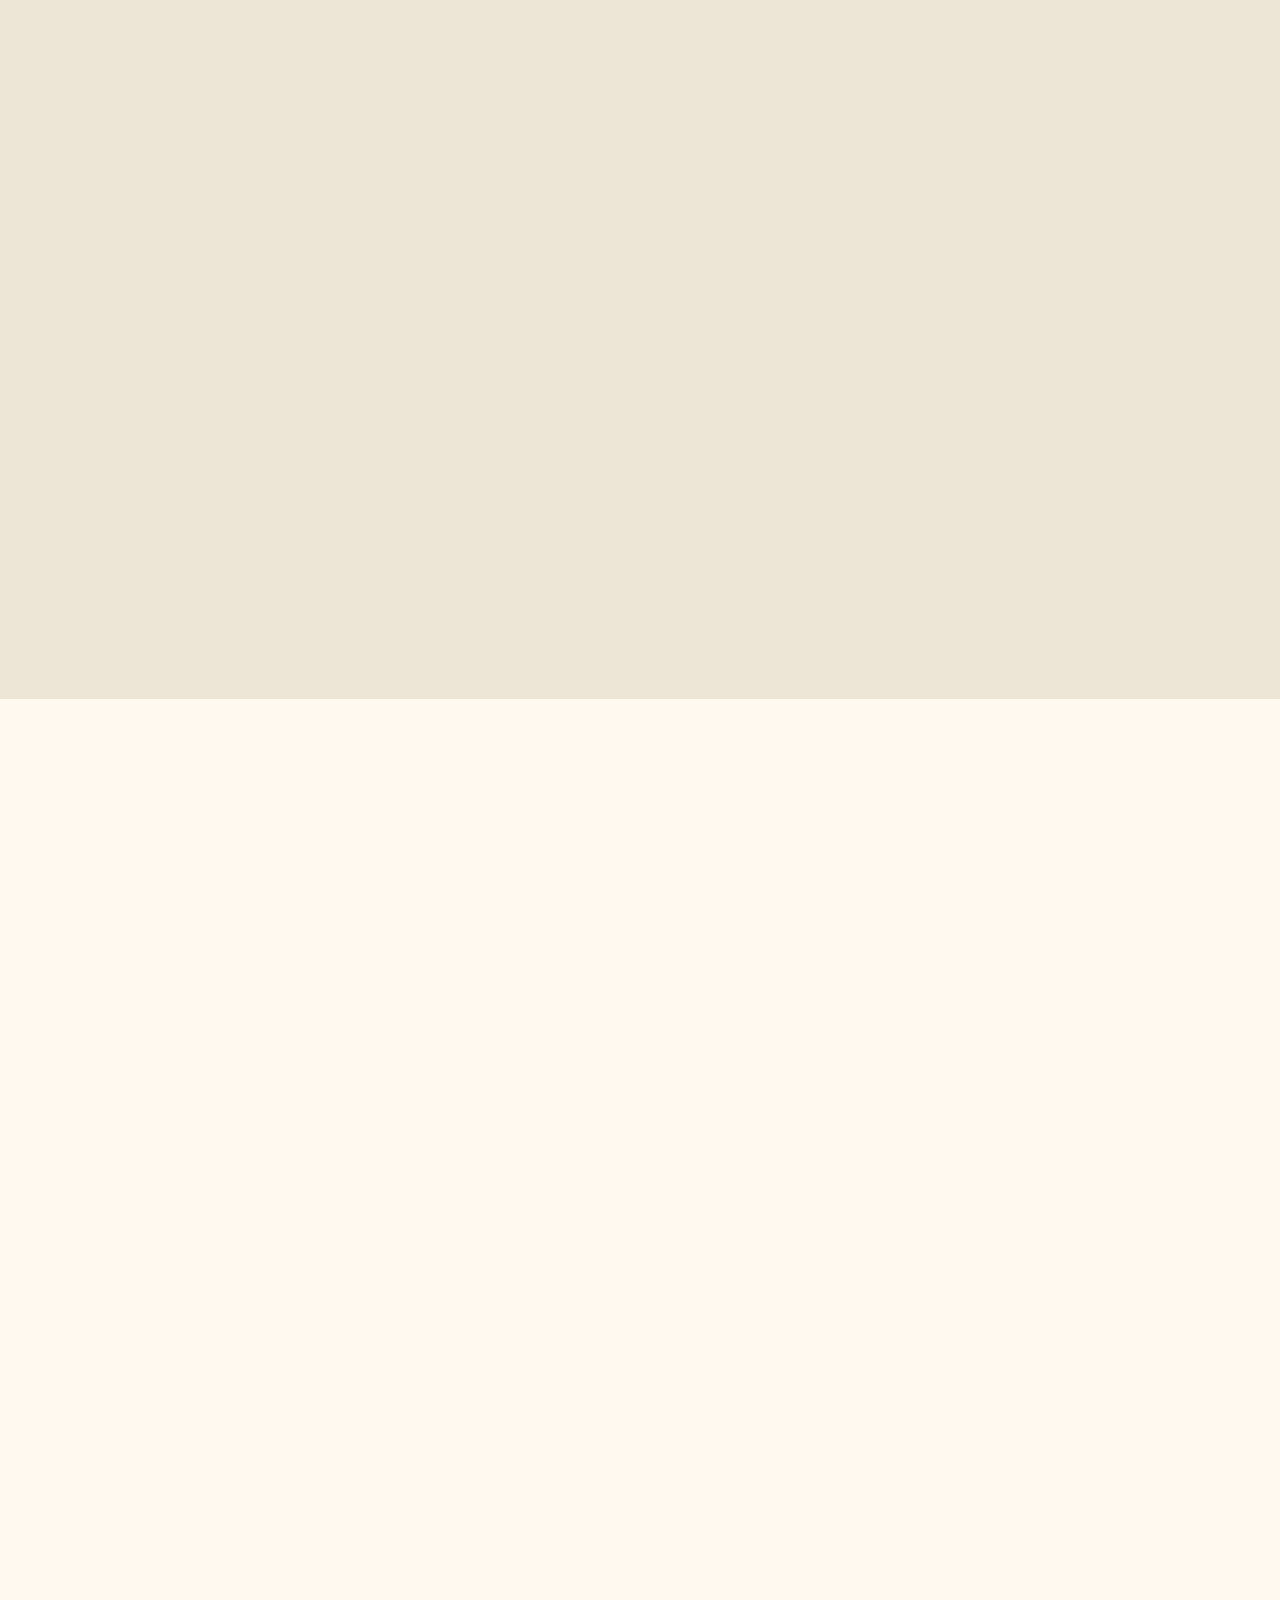
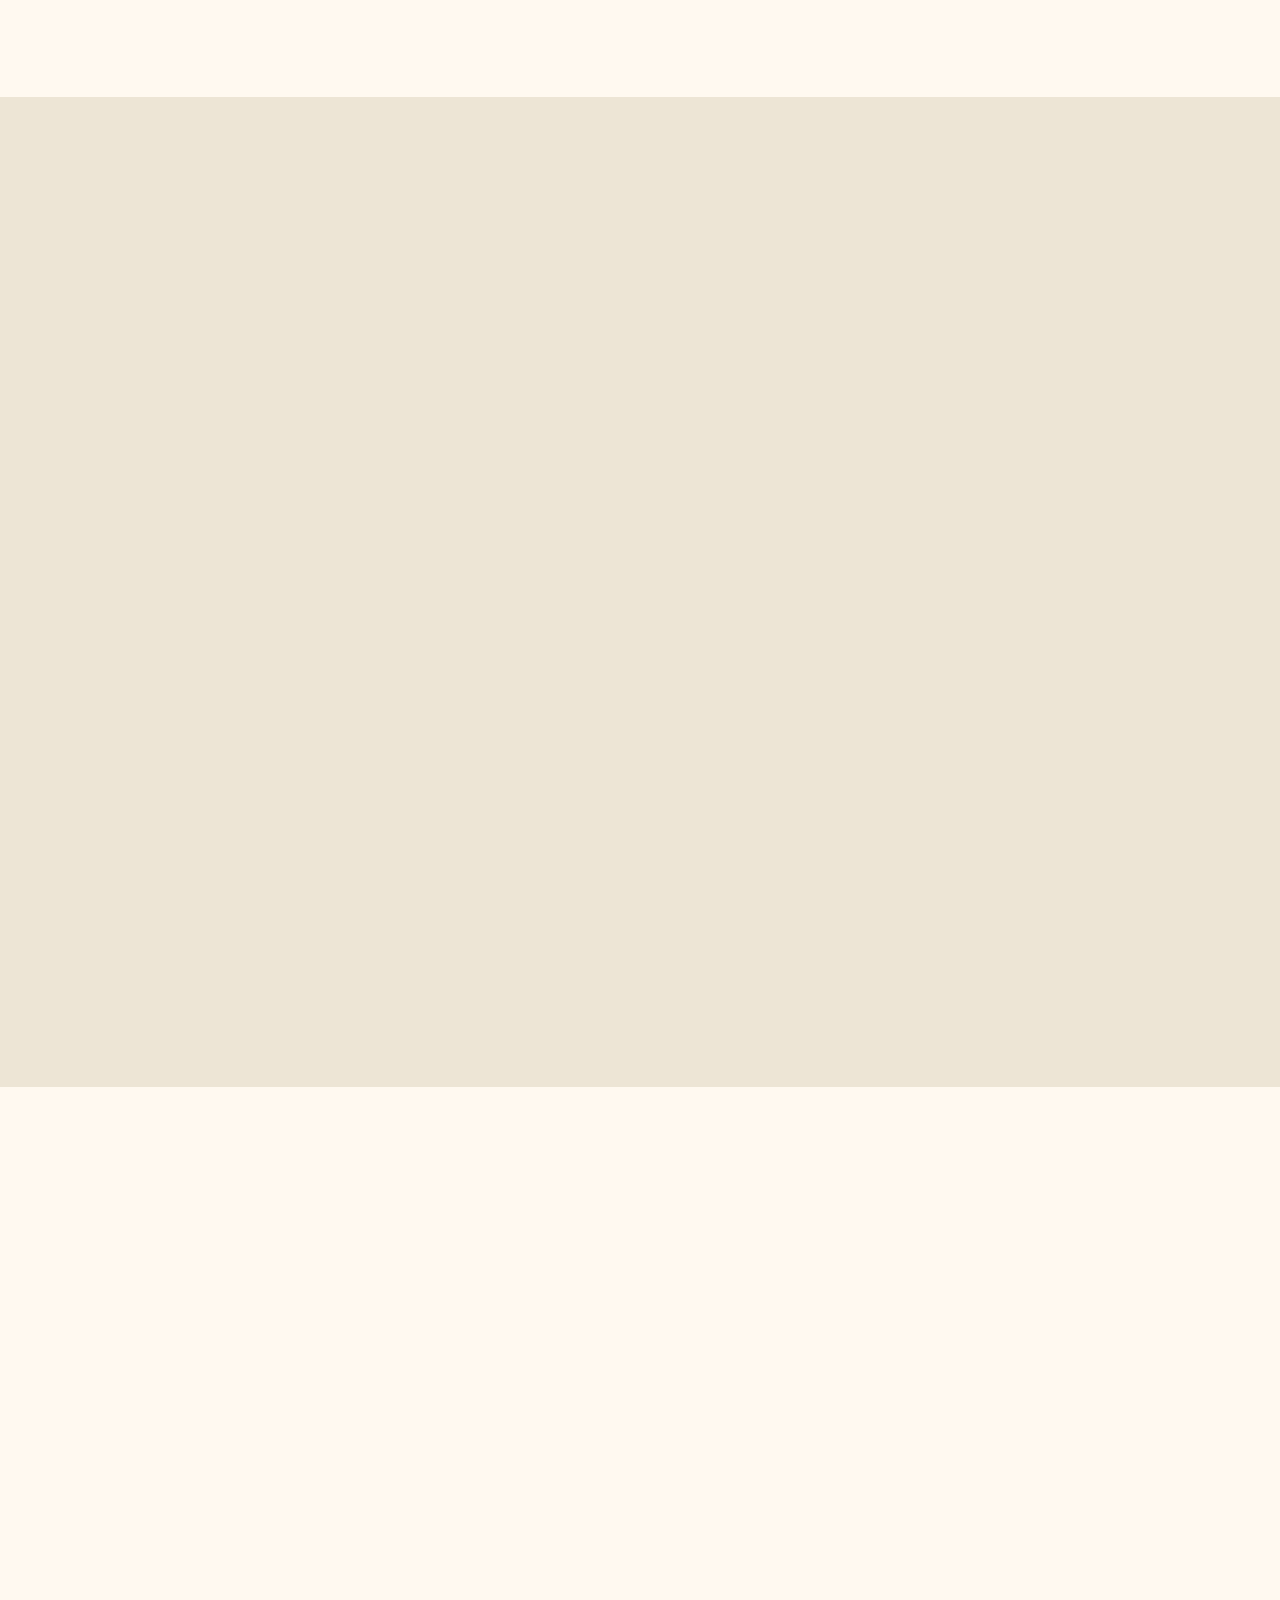
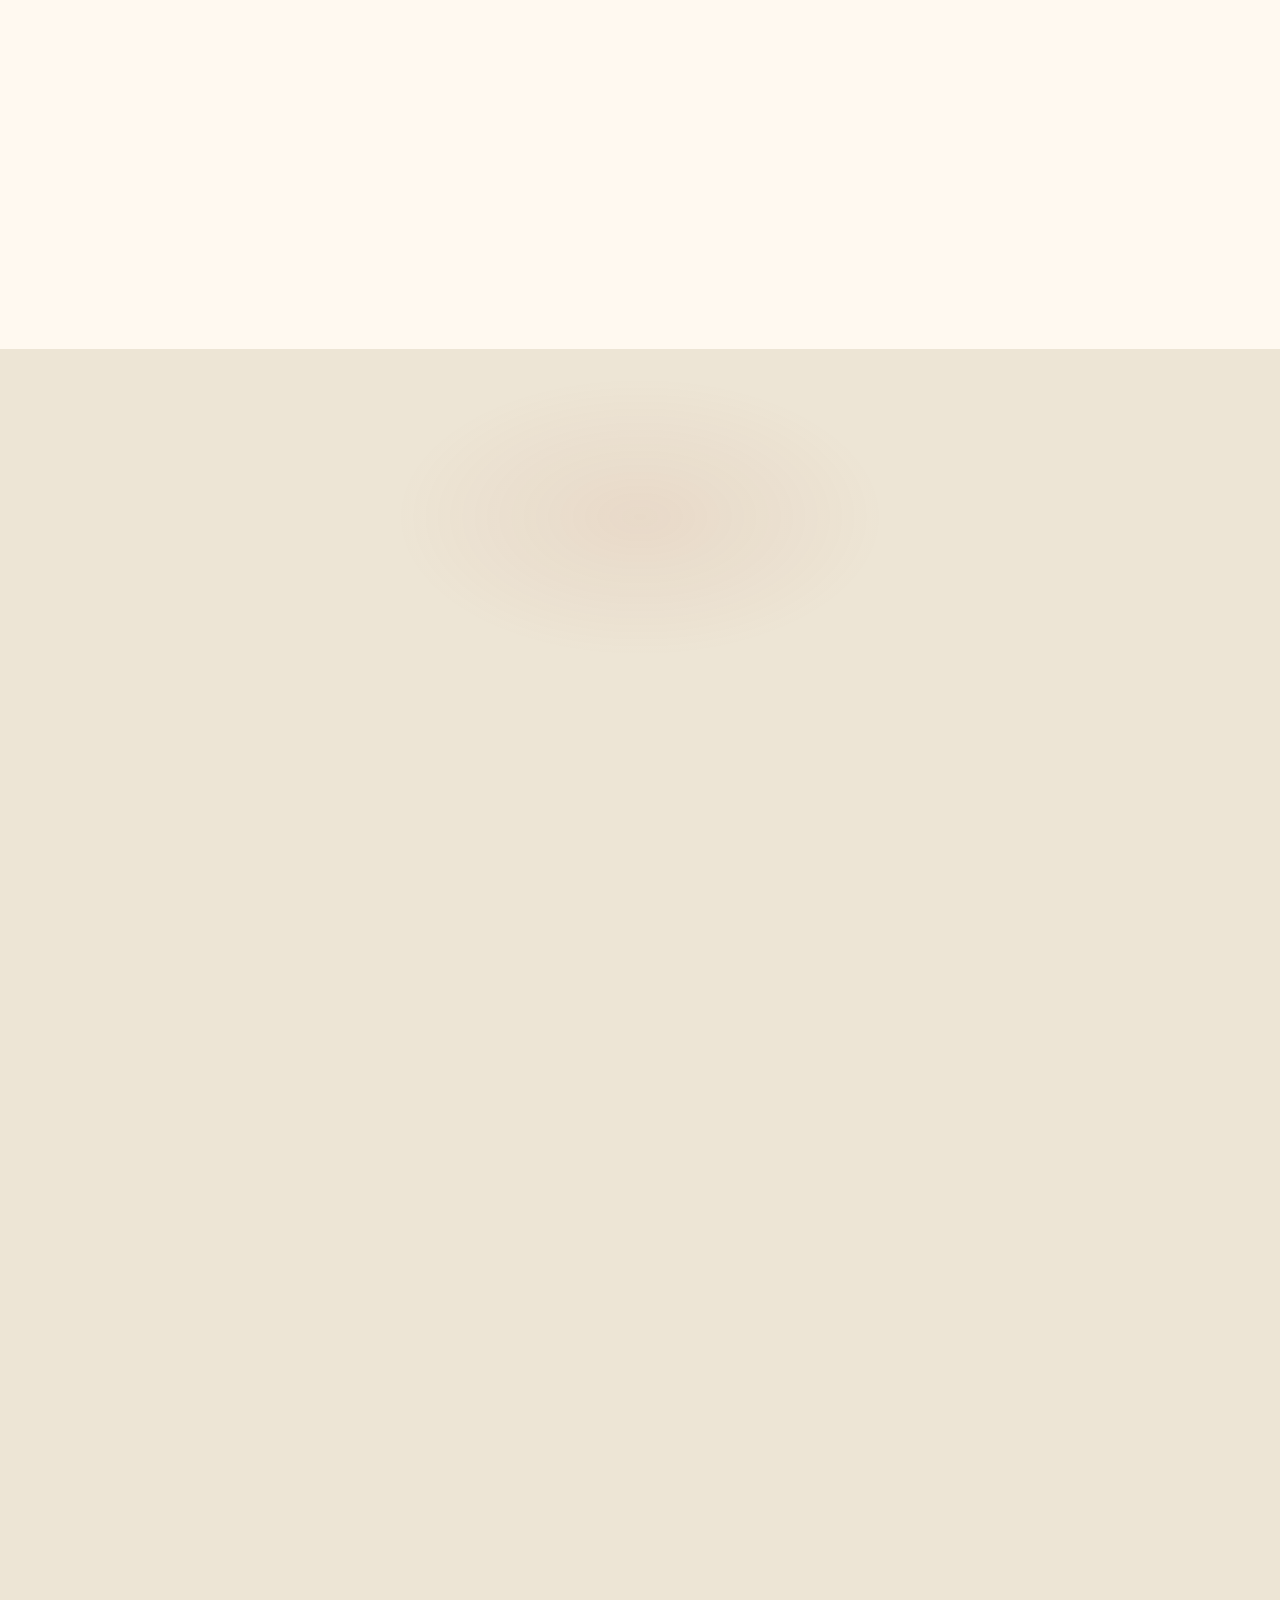
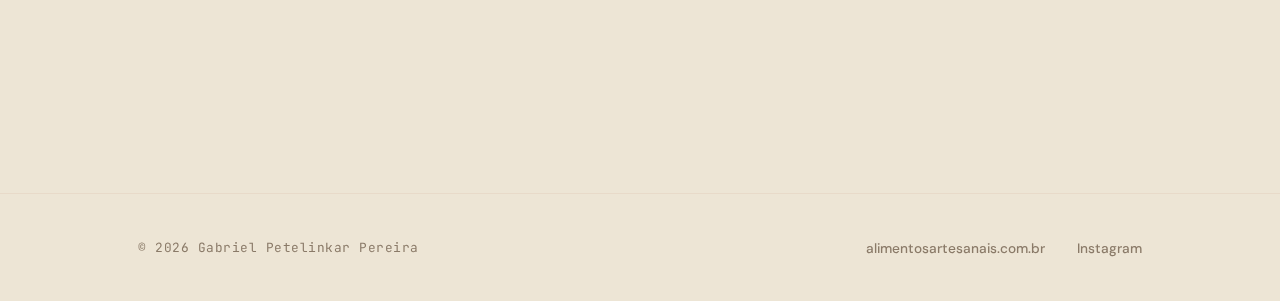
<file: outputs/premium-design/obsidian_gold/index.html>
<!DOCTYPE html>
<html lang="pt-BR">
<head>
  <meta charset="UTF-8">
  <meta name="viewport" content="width=device-width, initial-scale=1.0">
  <title>Seu produto já é bom. O problema é que o preço não mostra isso.</title>
  <meta name="description" content="Descubra o que produtores artesanais estão fazendo para cobrar 2x a 3x mais usando embalagem, história e canal de venda certos. Ebook com 15 capítulos por R$27.">
  <meta property="og:title" content="Seu produto já é bom. O problema é que o preço não mostra isso.">
  <meta property="og:description" content="Descubra como cobrar 2x a 3x mais pelo mesmo produto artesanal. Ebook estratégico R$27 + 3 bônus.">
  <meta property="og:type" content="product">
  <meta name="theme-color" content="#050505">
  <link rel="preçonnect" href="https://fonts.googleapis.com">
  <link rel="preçonnect" href="https://fonts.gstatic.com" crossorigin>
  <link href="https://fonts.googleapis.com/css2?family=DM+Sans:wght@300;400;500;600&family=Montserrat:wght@400;500;600;700;800;900&family=JetBrains+Mono:wght@400;500&display=swap" rel="stylesheet">
  <style>
    /* ════════════════════════════════════════════════════
       TIER 1: CSS CUSTOM PROPERTIES — OBSIDIAN GOLD
       ════════════════════════════════════════════════════ */
    :root {
      --bg-deep: #EDE5D5;
      --bg-base: #F5EDE0;
      --bg-surface: #FFF9F0;
      --bg-elevated: #FFFFFF;
      --accent: #B5563A;
      --accent-soft: #9A4528;
      --accent-glow: rgba(181, 86, 58, 0.06);
      --accent-glow-md: rgba(181, 86, 58, 0.10);
      --accent-glow-hi: rgba(181, 86, 58, 0.20);
      --text-0: #3D2B1F;
      --text-1: #4A3728;
      --text-2: #6B5744;
      --text-3: #8A7A68;
      --border: rgba(181, 86, 58, 0.08);
      --border-hover: rgba(181, 86, 58, 0.18);
      --heading-font: 'Montserrat', 'Helvetica Neue', Arial, sans-serif;
      --body-font: 'DM Sans', system-ui, sans-serif;
      --label-font: 'JetBrains Mono', monospace;
      --ease: cubic-bezier(0.16, 1, 0.3, 1);
      --ease-out: cubic-bezier(0.33, 1, 0.68, 1);
    }

    /* ════════════════════════════════════════════════════
       RESET & BASE
       ════════════════════════════════════════════════════ */
    *, *::before, *::after { margin: 0; padding: 0; box-sizing: border-box; }
    ::selection { background: rgba(181, 86, 58, 0.2); color: var(--text-0); }

    html {
      scroll-behavior: smooth;
      -webkit-font-smoothing: antialiased;
      -moz-osx-font-smoothing: grayscale;
      text-rendering: optimizeLegibility;
      overflow-x: hidden;
    }

    body {
      font-family: var(--body-font);
      color: var(--text-0);
      background: var(--bg-deep);
      overflow-x: hidden;
      line-height: 1.7;
    }

    ::-webkit-scrollbar { width: 4px; }
    ::-webkit-scrollbar-track { background: transparent; }
    ::-webkit-scrollbar-thumb { background: rgba(181, 86, 58, 0.15); border-radius: 2px; }
    ::-webkit-scrollbar-thumb:hover { background: var(--accent-soft); }

    /* ════════════════════════════════════════════════════
       TIER:enhanced — SCROLL PROGRESS
       ════════════════════════════════════════════════════ */
    .scroll-progress {
      position: fixed; top: 0; left: 0;
      height: 2px;
      background: linear-gradient(90deg, var(--accent), var(--accent-soft));
      z-index: 9998; width: 0%; transition: none;
    }

    /* ════════════════════════════════════════════════════
       BACKGROUND LAYERS — GRAIN (Enhanced)
       ════════════════════════════════════════════════════ */
    .bg-grain {
      position: fixed; inset: 0; z-index: 0; pointer-events: none;
      opacity: 0.03;
      background-image: url("data:image/svg+xml,%3Csvg viewBox='0 0 512 512' xmlns='http://www.w3.org/2000/svg'%3E%3Cfilter id='n'%3E%3CfeTurbulence type='fractalNoise' baseFrequency='0.75' numOctaves='4' stitchTiles='stitch'/%3E%3C/filter%3E%3Crect width='100%25' height='100%25' filter='url(%23n)'/%3E%3C/svg%3E");
      background-size: 256px 256px;
      animation: grain-shift 0.5s steps(4) infinite;
    }
    @keyframes grain-shift {
      0% { transform: translate(0, 0); }
      25% { transform: translate(-2px, 1px); }
      50% { transform: translate(1px, -1px); }
      75% { transform: translate(-1px, 2px); }
      100% { transform: translate(0, 0); }
    }

    /* ════════════════════════════════════════════════════
       LAYOUT
       ════════════════════════════════════════════════════ */
    .content { position: relative; z-index: 1; }
    .container { max-width: 1100px; margin: 0 auto; padding: 0 48px; }

    /* ════════════════════════════════════════════════════
       NAV
       ════════════════════════════════════════════════════ */
    .nav {
      position: fixed; top: 0; left: 0; right: 0; z-index: 100;
      padding: 18px 48px;
      display: flex; align-items: center; justify-content: space-between;
      background: rgba(180, 45, 35, 0.95);
      backdrop-filter: blur(12px);
      -webkit-backdrop-filter: blur(12px);
      box-shadow: 0 2px 20px rgba(180, 45, 35, 0.3);
    }
    .nav-urgency {
      display: flex; align-items: center; gap: 12px;
      flex: 1; justify-content: center;
    }
    .nav-urgency-badge {
      font-family: var(--heading-font); font-size: 0.78rem; font-weight: 800;
      letter-spacing: 0.08em; text-transform: uppercase;
      color: #FFFFFF; white-space: nowrap;
    }
    .nav-urgency-text {
      font-family: var(--body-font); font-size: 0.85rem; font-weight: 500;
      color: rgba(255,255,255,0.85); white-space: nowrap;
    }
    .nav-countdown-timer {
      font-family: var(--label-font); font-size: 1rem; font-weight: 700;
      color: #FFFFFF; letter-spacing: 0.05em;
    }
    .nav-cta {
      font-size: 0.82rem; font-weight: 700;
      color: #8B1A1A; background: #FFFFFF;
      padding: 10px 22px; border-radius: 8px;
      text-decoration: none; transition: box-shadow 0.3s var(--ease), transform 0.15s ease-out;
    }
    .nav-cta:hover { box-shadow: 0 0 20px rgba(255,255,255,0.3); transform: scale(1.03); }

    /* ════════════════════════════════════════════════════
       HERO
       ════════════════════════════════════════════════════ */
    .hero {
      min-height: 100vh; display: flex; align-items: center;
      padding: 160px 0 120px; position: relative; overflow: hidden;
    }
    .hero-horizon {
      position: absolute; top: 56%; left: 0; right: 0; height: 1px;
      background: linear-gradient(90deg, transparent 5%, rgba(181, 86, 58, 0.04) 30%, rgba(181, 86, 58, 0.04) 70%, transparent 95%);
      pointer-events: none;
    }
    .hero .container {
      display: grid;
      grid-template-columns: 1fr;
      gap: 0; align-items: center;
      position: relative; z-index: 2;
      max-width: 600px; margin-left: 80px;
    }

    /* Hero background image */
    .hero-bg {
      position: absolute; inset: 0;
      background: url('hero-desktop.jpg') center center / cover no-repeat;
      z-index: 0;
    }
    .hero-bg::after {
      content: '';
      position: absolute; inset: 0;
      background: linear-gradient(90deg,
        rgba(245, 237, 224, 0.95) 0%,
        rgba(245, 237, 224, 0.82) 35%,
        rgba(245, 237, 224, 0.35) 55%,
        transparent 70%);
      z-index: 1;
    }
    .hero-bg::before {
      content: '';
      position: absolute; bottom: 0; left: 0; right: 0; height: 120px;
      background: linear-gradient(to top, var(--bg-base) 0%, transparent 100%);
      z-index: 2;
    }

    /* Hero text */
    .hero-text { display: flex; flex-direction: column; gap: 32px; }
    .hero-label {
      font-family: var(--label-font);
      font-size: 11px; font-weight: 500;
      letter-spacing: 0.18em; text-transform: uppercase;
      color: var(--accent);
      display: flex; align-items: center; gap: 16px;
      opacity: 0; transform: translateY(12px);
      transition: opacity 0.8s var(--ease) 0.3s, transform 0.8s var(--ease) 0.3s;
    }
    .hero-label.visible { opacity: 1; transform: none; }
    .hero-label::before {
      content: ''; width: 40px; height: 1px;
      background: var(--accent-soft); opacity: 0.4;
    }
    .hero-labels { display: flex; gap: 12px; flex-wrap: wrap; margin-top: -16px; }
    .hero-tag {
      font-family: var(--label-font);
      font-size: 0.68rem; font-weight: 500;
      padding: 5px 14px; border-radius: 20px;
      background: rgba(181, 86, 58, 0.08);
      border: 1px solid rgba(181, 86, 58, 0.06);
      color: var(--text-2); letter-spacing: 0.06em;
    }

    .hero-name {
      font-family: var(--heading-font);
      font-size: clamp(2.8rem, 5vw, 4rem);
      font-weight: 700;
      line-height: 0.95;
      letter-spacing: -0.04em;
      color: var(--text-0);
    }
    .hero-name .last {
      display: block;
      background: linear-gradient(135deg, var(--accent) 0%, var(--accent-soft) 100%);
      -webkit-background-clip: text; -webkit-text-fill-color: transparent;
      background-clip: text;
    }

    .hero-desc {
      font-size: 1.05rem; font-weight: 400;
      color: var(--text-1); line-height: 1.75;
      max-width: 560px;
      opacity: 0; transform: translateY(16px);
      transition: opacity 0.8s var(--ease) 0.9s, transform 0.8s var(--ease) 0.9s;
    }
    .hero-desc.visible { opacity: 1; transform: none; }
    .hero-desc strong { color: var(--text-0); font-weight: 600; }

    .hero-actions {
      display: flex; gap: 16px; padding-top: 8px;
      opacity: 0; transform: translateY(16px);
      transition: opacity 0.8s var(--ease) 1.1s, transform 0.8s var(--ease) 1.1s;
    }
    .hero-actions.visible { opacity: 1; transform: none; }
    .hero-micro {
      font-size: 0.82rem; color: var(--text-2);
      letter-spacing: 0.02em;
      opacity: 0; transform: translateY(12px);
      transition: opacity 0.8s var(--ease) 1.3s, transform 0.8s var(--ease) 1.3s;
    }
    .hero-micro.visible { opacity: 1; transform: none; }

    /* ════════════════════════════════════════════════════
       ATOMS: BUTTONS
       ════════════════════════════════════════════════════ */
    .btn {
      font-family: var(--body-font);
      font-size: 0.95rem;
      font-weight: 600;
      text-decoration: none;
      padding: 16px 32px;
      border-radius: 12px;
      border: none; display: inline-flex; align-items: center; gap: 10px;
      transition: box-shadow 0.4s var(--ease), transform 0.15s ease-out;
      will-change: transform; position: relative;
    }
    .btn-primary {
      background: var(--accent); color: #FFFFFF;
      box-shadow: 0 0 0 1px rgba(181, 86, 58, 0.3), 0 8px 32px rgba(181, 86, 58, 0.15);
    }
    .btn-primary:hover {
      box-shadow: 0 0 32px rgba(181, 86, 58, 0.25);
      transform: scale(1.02);
    }
    .btn-ghost {
      background: transparent;
      color: var(--text-1);
      box-shadow: inset 0 0 0 1px var(--border);
    }
    .btn-ghost:hover {
      box-shadow: inset 0 0 0 1px var(--border-hover);
      color: var(--text-0);
      background: rgba(181, 86, 58, 0.08);
    }
    .btn svg { width: 15px; height: 15px; }

    /* ════════════════════════════════════════════════════
       PROOF BAR
       ════════════════════════════════════════════════════ */
    .proof-bar { border-top: 1px solid var(--border); border-bottom: 1px solid var(--border); padding: 36px 0; }
    .proof-inner { display: flex; justify-content: center; gap: 72px; align-items: baseline; }
    .proof-stat { text-align: center; }
    .proof-value {
      font-family: var(--heading-font);
      font-size: 3rem;
      font-weight: 700; color: var(--text-0);
      letter-spacing: -0.03em; line-height: 1;
      font-variant-numeric: tabular-nums;
    }
    .proof-value .counter-suffix { color: var(--accent); font-size: 1.2rem; }
    .proof-icon {
      width: 18px; height: 18px; color: var(--accent); opacity: 0.6;
      margin-bottom: 8px;
    }
    .proof-label {
      font-size: 0.8rem; font-weight: 500;
      color: var(--text-2); letter-spacing: 0.02em;
    }
    .proof-sep {
      width: 1px; height: 44px;
      background: linear-gradient(to bottom, transparent, var(--border-hover), transparent);
      align-self: center;
    }

    /* ════════════════════════════════════════════════════
       SECTIONS
       ════════════════════════════════════════════════════ */
    .section { padding: 64px 0; position: relative; }
    .section-eyebrow {
      font-family: var(--label-font);
      font-size: 0.75rem;
      font-weight: 500; letter-spacing: 0.18em; text-transform: uppercase;
      color: var(--text-3); margin-bottom: 16px;
      display: flex; align-items: center; gap: 12px;
    }
    .section-eyebrow .num { color: var(--accent); opacity: 0.5; }
    .section-title {
      font-family: var(--heading-font);
      font-size: clamp(1.8rem, 3.5vw, 2.8rem);
      font-weight: 700; color: var(--text-0);
      letter-spacing: -0.03em; line-height: 1.1;
      margin-bottom: 40px; max-width: 600px;
    }
    .section-title em { font-style: normal; color: var(--text-2); font-weight: 500; }

    /* ════════════════════════════════════════════════════
       RESULT CARDS (Resultados Reais)
       ════════════════════════════════════════════════════ */
    .results-grid {
      display: grid;
      grid-template-columns: 1fr 1fr;
      gap: 20px;
    }
    .result-card {
      background: var(--bg-base);
      border: 1px solid var(--border);
      border-radius: 20px;
      padding: 44px 40px;
      transition: all 0.5s var(--ease);
      position: relative; overflow: hidden;
    }
    .result-card:hover { border-color: var(--border-hover); transform: translateY(-2px); }
    .result-card--hero {
      grid-column: 1 / -1;
      background: linear-gradient(135deg, var(--bg-surface) 0%, var(--bg-base) 60%);
      display: grid; grid-template-columns: auto 1fr; gap: 48px; align-items: center;
      border-color: rgba(181, 86, 58, 0.1);
    }
    .result-metric {
      font-family: var(--heading-font);
      font-size: 4rem; font-weight: 900;
      color: var(--accent); line-height: 1;
      letter-spacing: -0.04em;
      white-space: nowrap;
    }
    .result-metric-sm {
      font-family: var(--heading-font);
      font-size: 2.4rem; font-weight: 800;
      color: var(--accent); line-height: 1;
      letter-spacing: -0.03em;
      margin-bottom: 16px;
    }
    .result-title {
      font-family: var(--heading-font);
      font-size: 1.2rem; font-weight: 700;
      color: var(--text-0); margin-bottom: 10px;
      letter-spacing: -0.02em; line-height: 1.3;
    }
    .result-card--hero .result-title { font-size: 1.4rem; }
    .result-desc {
      font-size: 0.9rem; color: var(--text-2);
      line-height: 1.65;
    }
    .result-source {
      font-family: var(--label-font);
      font-size: 0.65rem; color: var(--text-3);
      letter-spacing: 0.08em; text-transform: uppercase;
      margin-top: 16px; opacity: 0.7;
    }
    .result-tag {
      display: inline-block;
      font-family: var(--label-font);
      font-size: 0.65rem; font-weight: 500;
      padding: 4px 12px; border-radius: 20px;
      background: rgba(181, 86, 58, 0.08);
      border: 1px solid var(--border);
      color: var(--text-2); letter-spacing: 0.06em;
      margin-top: 16px;
    }

    /* ════════════════════════════════════════════════════
       PILLAR CARDS (O Que Você Recebe)
       ════════════════════════════════════════════════════ */
    .pillars-grid {
      display: grid;
      grid-template-columns: repeat(3, 1fr);
      gap: 20px;
    }
    .pillar-card {
      background: var(--bg-base);
      border: 1px solid var(--border);
      border-radius: 20px;
      padding: 44px 36px;
      transition: all 0.5s var(--ease);
      position: relative; overflow: hidden;
      display: flex; flex-direction: column;
    }
    .pillar-card:hover { transform: translateY(-3px); }
    .pillar-card::before {
      content: '';
      position: absolute; top: 0; left: 0; right: 0;
      height: 3px; border-radius: 20px 20px 0 0;
    }
    .pillar-card--criar::before { background: linear-gradient(90deg, #D4A853, #C49B45); }
    .pillar-card--vender::before { background: linear-gradient(90deg, #C45B3A, #B04E30); }
    .pillar-card--escalar::before { background: linear-gradient(90deg, #5B8C3E, #4A7832); }
    .pillar-card--criar:hover { border-color: rgba(181, 86, 58, 0.14); }
    .pillar-card--vender:hover { border-color: rgba(196, 91, 58, 0.14); }
    .pillar-card--escalar:hover { border-color: rgba(91, 140, 62, 0.14); }
    .pillar-number {
      font-family: var(--heading-font);
      font-size: 4rem; font-weight: 900;
      line-height: 1; letter-spacing: -0.04em;
      margin-bottom: 20px; opacity: 0.12;
    }
    .pillar-card--criar .pillar-number { color: #D4A853; }
    .pillar-card--vender .pillar-number { color: #C45B3A; }
    .pillar-card--escalar .pillar-number { color: #5B8C3E; }
    .pillar-name {
      font-family: var(--heading-font);
      font-size: 1.5rem; font-weight: 800;
      color: var(--text-0); letter-spacing: -0.02em;
      margin-bottom: 8px; text-transform: uppercase;
    }
    .pillar-chapters {
      font-family: var(--label-font);
      font-size: 0.7rem; color: var(--text-3);
      letter-spacing: 0.1em; text-transform: uppercase;
      margin-bottom: 20px;
    }
    .pillar-desc {
      font-size: 0.9rem; color: var(--text-2);
      line-height: 1.65; flex: 1;
    }
    .pillar-topics {
      list-style: none; margin-top: 24px;
      border-top: 1px solid var(--border);
      padding-top: 20px;
    }
    .pillar-topics li {
      font-size: 0.82rem; color: var(--text-2);
      padding: 6px 0; display: flex; align-items: center; gap: 10px;
    }
    .pillar-topics li::before {
      content: '';
      width: 5px; height: 5px; border-radius: 50%;
      flex-shrink: 0;
    }
    .pillar-card--criar .pillar-topics li::before { background: #D4A853; }
    .pillar-card--vender .pillar-topics li::before { background: #C45B3A; }
    .pillar-card--escalar .pillar-topics li::before { background: #5B8C3E; }

    /* ════════════════════════════════════════════════════
       QUOTE
       ════════════════════════════════════════════════════ */
    .quote-section { padding: 80px 0; text-align: center; position: relative; }
    .quote-section::before {
      content: ''; position: absolute; inset: 0;
      background: radial-gradient(ellipse 50% 40% at 50% 50%, rgba(181, 86, 58, 0.08) 0%, transparent 70%);
      pointer-events: none;
    }
    .quote-mark {
      font-family: var(--heading-font);
      font-size: 8rem;
      line-height: 0.6; color: var(--accent);
      opacity: 0.15;
      display: block; margin-bottom: -8px;
    }
    .quote-text {
      font-family: var(--heading-font);
      font-size: clamp(1.4rem, 3vw, 1.5rem);
      font-weight: 500; color: var(--text-0);
      line-height: 1.5; max-width: 640px;
      margin: 0 auto 28px; letter-spacing: -0.01em;
    }
    .quote-attr {
      font-family: var(--label-font);
      font-size: 0.8rem;
      font-weight: 500; color: var(--text-3);
      letter-spacing: 0.12em; text-transform: uppercase;
    }

    /* ════════════════════════════════════════════════════
       STACK LIST
       ════════════════════════════════════════════════════ */
    .stack-list { display: grid; grid-template-columns: 1fr 1fr; gap: 8px; }
    .stack-item {
      display: flex; align-items: center; gap: 20px;
      padding: 28px 0;
      border-radius: 16px;
      border: 1px solid transparent;
      transition: all 0.4s var(--ease);
    }
    .stack-item:hover { background: var(--bg-base); border-color: var(--border); padding-left: 20px; padding-right: 20px; }
    .stack-dot {
      width: 8px; height: 8px;
      border-radius: 50%;
      background: var(--accent); flex-shrink: 0;
      box-shadow: 0 0 12px rgba(181, 86, 58, 0.25);
    }
    .stack-name {
      font-family: var(--heading-font);
      font-size: 1.05rem;
      font-weight: 600; color: var(--text-0); letter-spacing: -0.01em;
    }
    .stack-detail {
      font-size: 0.88rem;
      color: var(--text-3); line-height: 1.55; margin-top: 2px;
    }

    /* ════════════════════════════════════════════════════
       CTA SECTION
       ════════════════════════════════════════════════════ */
    /* ════════════════════════════════════════════════════
       IDENTIFICATION — Dor / Espelho
       ════════════════════════════════════════════════════ */
    .pain-section { text-align: center; }
    .pain-section .section-eyebrow { justify-content: center; }
    .pain-section .section-title { max-width: 100%; margin-left: auto; margin-right: auto; text-align: center; }
    .pain-lead {
      font-size: 1.15rem; color: var(--text-1); line-height: 1.8;
      max-width: 600px; margin: 0 auto 36px; text-align: center;
    }
    .pain-lead strong { color: var(--text-0); }
    .pain-grid {
      display: grid; grid-template-columns: repeat(3, 1fr);
      gap: 20px; max-width: 900px; margin: 0 auto;
    }
    .pain-item {
      display: flex; flex-direction: column; align-items: center; gap: 16px;
      padding: 32px 24px; border-radius: 16px;
      background: rgba(181, 86, 58, 0.03);
      border: 1px solid rgba(181, 86, 58, 0.06);
      text-align: center; cursor: default;
      transition: transform 0.3s var(--ease), border-color 0.3s var(--ease), background 0.3s var(--ease), box-shadow 0.3s var(--ease);
    }
    .pain-item:hover {
      transform: translateY(-6px);
      border-color: rgba(181, 86, 58, 0.2);
      background: rgba(181, 86, 58, 0.06);
      box-shadow: 0 12px 32px rgba(181, 86, 58, 0.08);
    }
    .pain-icon-wrap {
      width: 56px; height: 56px; border-radius: 14px;
      background: rgba(181, 86, 58, 0.08);
      border: 1px solid rgba(181, 86, 58, 0.1);
      display: flex; align-items: center; justify-content: center;
      transition: background 0.3s var(--ease), transform 0.3s var(--ease), box-shadow 0.3s var(--ease);
      flex-shrink: 0;
    }
    .pain-item:hover .pain-icon-wrap {
      background: rgba(181, 86, 58, 0.15);
      transform: scale(1.08);
      box-shadow: 0 0 20px rgba(181, 86, 58, 0.15);
    }
    .pain-icon {
      width: 24px; height: 24px;
      color: var(--accent); opacity: 0.85;
    }
    .pain-text {
      font-size: 0.92rem; color: var(--text-1); line-height: 1.55;
      font-weight: 500;
    }
    @keyframes pain-pulse {
      0%, 100% { box-shadow: 0 0 0 0 rgba(181, 86, 58, 0.15); }
      50% { box-shadow: 0 0 0 8px rgba(181, 86, 58, 0); }
    }
    .pain-item.visible .pain-icon-wrap {
      animation: pain-pulse 2s ease-in-out 1;
    }
    .section--light .pain-item {
      background: rgba(181, 86, 58, 0.04);
      border-color: rgba(181, 86, 58, 0.1);
    }
    .section--light .pain-item:hover {
      border-color: rgba(181, 86, 58, 0.25);
      background: rgba(181, 86, 58, 0.08);
      box-shadow: 0 12px 32px rgba(181, 86, 58, 0.08);
    }
    .section--light .pain-icon-wrap {
      background: rgba(181, 86, 58, 0.08);
      border-color: rgba(181, 86, 58, 0.12);
    }
    .section--light .pain-item:hover .pain-icon-wrap {
      background: rgba(181, 86, 58, 0.18);
      box-shadow: 0 0 20px rgba(181, 86, 58, 0.12);
    }
    .section--light .pain-text { color: #3D2B1F; }
    .section--light .pain-icon { color: #B5563A; }
    .section--light .pain-lead { color: #4A3728; }
    .section--light .pain-lead strong { color: #3D2B1F; }

    /* ════════════════════════════════════════════════════
       PARA QUEM É / NÃO É
       ════════════════════════════════════════════════════ */
    .audience-section { text-align: center; }
    .audience-section .section-eyebrow { justify-content: center; }
    .audience-section .section-title { max-width: 100%; margin-left: auto; margin-right: auto; text-align: center; }
    .audience-grid {
      display: grid; grid-template-columns: 1fr 1fr;
      gap: 24px; max-width: 760px; margin: 0 auto;
    }
    .audience-card {
      padding: 32px 28px; border-radius: 16px; text-align: left;
    }
    .audience-card--yes {
      background: rgba(181, 86, 58, 0.06);
      border: 1px solid rgba(181, 86, 58, 0.12);
    }
    .audience-card--no {
      background: rgba(255, 255, 255, 0.02);
      border: 1px solid rgba(255, 255, 255, 0.06);
    }
    .audience-card h3 {
      font-family: var(--heading-font);
      font-size: 1.1rem; font-weight: 700;
      margin-bottom: 20px; display: flex; align-items: center; gap: 10px;
    }
    .audience-card--yes h3 { color: var(--accent); }
    .audience-card--no h3 { color: var(--text-3); }
    .audience-card ul { list-style: none; padding: 0; margin: 0; }
    .audience-card li {
      font-size: 0.9rem; color: var(--text-1);
      padding: 8px 0; display: flex; align-items: flex-start; gap: 10px;
      line-height: 1.5;
    }
    .audience-card--yes li::before { content: '✓'; color: var(--accent); font-weight: 700; flex-shrink: 0; }
    .audience-card--no li::before { content: '✗'; color: var(--text-3); font-weight: 700; flex-shrink: 0; }
    .section--light .audience-card--yes {
      background: rgba(181, 86, 58, 0.06); border-color: rgba(181, 86, 58, 0.15);
    }
    .section--light .audience-card--yes h3 { color: #B5563A; }
    .section--light .audience-card--yes li { color: #4A3728; }
    .section--light .audience-card--yes li::before { color: #B5563A; }
    .section--light .audience-card--no {
      background: rgba(0, 0, 0, 0.02); border-color: rgba(0, 0, 0, 0.08);
    }
    .section--light .audience-card--no h3 { color: #8A7A68; }
    .section--light .audience-card--no li { color: #6B5744; }
    .section--light .audience-card--no li::before { color: #8A7A68; }

    /* ════════════════════════════════════════════════════
       VALUE STACK — Bônus (Hormozi)
       ════════════════════════════════════════════════════ */
    .value-stack { text-align: center; }
    .value-stack .section-eyebrow { justify-content: center; }
    .value-stack .section-title { margin-bottom: 32px; text-align: center; max-width: 100%; margin-left: auto; margin-right: auto; }
    .stack-grid {
      display: grid; grid-template-columns: repeat(2, 1fr);
      gap: 24px; max-width: 720px; margin: 0 auto 48px;
    }
    .bonus-card {
      background: rgba(181, 86, 58, 0.04);
      border: 1px solid rgba(181, 86, 58, 0.08);
      border-radius: 16px; padding: 36px 28px;
      text-align: left; position: relative; overflow: hidden;
      transition: border-color 0.3s var(--ease), transform 0.3s var(--ease);
    }
    .bonus-card:hover {
      border-color: rgba(181, 86, 58, 0.18);
      transform: translateY(-4px);
    }
    .bonus-badge {
      font-family: var(--label-font);
      font-size: 0.6rem; font-weight: 600;
      letter-spacing: 0.14em; text-transform: uppercase;
      color: var(--bg-deep); background: var(--accent);
      padding: 4px 12px; border-radius: 20px;
      display: inline-block; margin-bottom: 20px;
    }
    .bonus-icon {
      width: 40px; height: 40px; margin-bottom: 16px; display: block;
      color: var(--accent); opacity: 0.7;
    }
    .bonus-img {
      width: 100%; border-radius: 10px; margin-bottom: 16px; display: block;
      aspect-ratio: 1; object-fit: cover;
    }
    .section--light .bonus-icon { color: #B5563A; }
    .bonus-name {
      font-family: var(--heading-font);
      font-size: 1.15rem; font-weight: 700;
      color: var(--text-0); margin-bottom: 10px;
      line-height: 1.2;
    }
    .bonus-desc {
      font-size: 0.88rem; color: var(--text-2);
      line-height: 1.6; margin-bottom: 16px;
    }
    .bonus-value {
      font-family: var(--label-font);
      font-size: 0.7rem; color: var(--accent);
      letter-spacing: 0.08em;
    }
    .bonus-value s {
      color: var(--text-3); text-decoration: line-through;
      margin-right: 6px;
    }

    /* ════════════════════════════════════════════════════
       ORDER BUMP
       ════════════════════════════════════════════════════ */
    .value-total {
      max-width: 560px; margin: 0 auto;
      background: rgba(181, 86, 58, 0.03);
      border: 1px dashed rgba(181, 86, 58, 0.15);
      border-radius: 16px; padding: 36px 40px;
      text-align: center;
    }
    .value-total-label {
      font-family: var(--label-font);
      font-size: 0.7rem; letter-spacing: 0.14em;
      text-transform: uppercase; color: var(--text-3);
      margin-bottom: 12px;
    }
    .value-total-original {
      font-family: var(--heading-font);
      font-size: 1.5rem; font-weight: 700;
      color: var(--text-3); text-decoration: line-through;
      margin-bottom: 4px;
    }
    .value-total-price {
      font-family: var(--heading-font);
      font-size: 2.8rem; font-weight: 800;
      color: var(--accent); line-height: 1;
      margin-bottom: 8px;
    }
    .value-total-note {
      font-size: 0.82rem; color: var(--text-2);
    }
    .value-items {
      list-style: none; padding: 0; margin: 24px 0 0;
      text-align: left; max-width: 360px;
      margin-left: auto; margin-right: auto;
    }
    .value-items li {
      font-size: 0.88rem; color: var(--text-1);
      padding: 6px 0; display: flex; align-items: center; gap: 10px;
    }
    .value-items li::before {
      content: '✓'; color: var(--accent);
      font-weight: 700; font-size: 0.9rem;
      flex-shrink: 0;
    }

    .cta-section { padding: 72px 0; text-align: center; position: relative; overflow: hidden; }
    .cta-section::before {
      content: ''; position: absolute; bottom: 40%; left: 50%;
      transform: translateX(-50%);
      width: 100%; max-width: 700px; height: 400px;
      background: radial-gradient(ellipse 50% 50% at 50% 50%, rgba(181, 86, 58, 0.08) 0%, transparent 70%);
      pointer-events: none;
    }
    .cta-title {
      font-family: var(--heading-font);
      font-size: clamp(2.2rem, 4.5vw, 3rem);
      font-weight: 700; color: var(--text-0);
      letter-spacing: -0.04em; line-height: 1.0; margin-bottom: 24px;
    }
    .cta-title span {
      background: linear-gradient(135deg, var(--accent) 0%, var(--accent-soft) 100%);
      -webkit-background-clip: text; -webkit-text-fill-color: transparent;
      background-clip: text;
    }
    .cta-desc {
      font-size: 1.05rem;
      color: var(--text-2); line-height: 1.7;
      max-width: 480px;
      margin: 0 auto 44px;
    }
    .cta-price {
      font-family: var(--heading-font);
      font-size: 2rem; font-weight: 700;
      color: var(--accent); margin-bottom: 8px;
    }
    .cta-price-note {
      font-size: 0.85rem; color: var(--text-3);
      margin-bottom: 32px;
    }
    .cta-guarantee {
      font-family: var(--label-font);
      font-size: 0.7rem; color: var(--text-3);
      letter-spacing: 0.1em; text-transform: uppercase;
      margin-top: 24px; opacity: 0.7;
    }

    /* ════════════════════════════════════════════════════
       FOOTER
       ════════════════════════════════════════════════════ */
    .footer { padding: 40px 0; border-top: 1px solid var(--border); }
    .footer .container { display: flex; justify-content: space-between; align-items: center; }
    .footer-left {
      font-family: var(--label-font);
      font-size: 0.8rem;
      color: var(--text-3); letter-spacing: 0.04em;
    }
    .footer-links { display: flex; gap: 32px; list-style: none; }
    .footer-links a {
      font-size: 0.85rem; font-weight: 500;
      color: var(--text-3); text-decoration: none;
      transition: color 0.3s var(--ease);
    }
    .footer-links a:hover { color: var(--text-0); }

    /* ════════════════════════════════════════════════════
       LIGHT SECTIONS
       ════════════════════════════════════════════════════ */
    .section--light {
      background: #FFF9F0;
      position: relative;
    }
    .section--light .section-eyebrow { color: #6B5744; }
    .section--light .section-eyebrow .num { color: #B5563A; }
    .section--light .section-title { color: #3D2B1F; }
    .section--light .section-title em { color: #6B5744; }

    /* Results on light */
    .section--light .result-card {
      background: #FFFFFF;
      border-color: rgba(0, 0, 0, 0.06);
      box-shadow: 0 1px 3px rgba(0, 0, 0, 0.04);
    }
    .section--light .result-card:hover {
      border-color: rgba(181, 86, 58, 0.2);
      box-shadow: 0 8px 32px rgba(0, 0, 0, 0.06);
    }
    .section--light .result-card--hero {
      background: linear-gradient(135deg, #FFFFFF 0%, #F7F2E8 60%);
      border-color: rgba(181, 86, 58, 0.12);
    }
    .section--light .result-metric { color: #B5563A; }
    .section--light .result-metric-sm { color: #B5563A; }
    .section--light .result-title { color: #1A1A1A; }
    .section--light .result-desc { color: #4A4A4A; }
    .section--light .result-source { color: #8A8A8A; }
    .section--light .result-tag {
      background: rgba(181, 86, 58, 0.08);
      border-color: rgba(181, 86, 58, 0.15);
      color: #6B5744;
    }

    /* Bonus cards on light */
    .section--light .bonus-card {
      background: rgba(181, 86, 58, 0.06);
      border-color: rgba(181, 86, 58, 0.12);
    }
    .section--light .bonus-card:hover { border-color: rgba(181, 86, 58, 0.25); }
    .section--light .bonus-name { color: #3D2B1F; }
    .section--light .bonus-desc { color: #4A3728; }
    .section--light .bonus-badge { background: #B5563A; color: #FAF5EB; }
    .section--light .bonus-value { color: #B5563A; }
    .section--light .bonus-value s { color: #8A7A68; }
    .section--light .value-total {
      background: rgba(181, 86, 58, 0.05);
      border-color: rgba(181, 86, 58, 0.2);
    }
    .section--light .value-total-label { color: #8A7A68; }
    .section--light .value-total-original { color: #8A7A68; }
    .section--light .value-total-price { color: #B5563A; }
    .section--light .value-total-note { color: #6B5744; }
    .section--light .value-items li { color: #3D2B1F; }
    .section--light .value-items li::before { color: #B5563A; }

    /* Entregáveis on light */
    .section--light .entregavel-sub { color: #4A3728; }
    .section--light .entregavel-sub strong { color: #3D2B1F; }
    .section--light .entregavel-block {
      background: #FFFFFF; border-color: rgba(0,0,0,0.08);
      box-shadow: 0 1px 4px rgba(0,0,0,0.05);
    }
    .section--light .entregavel-block:hover { border-color: rgba(184,146,46,0.25); box-shadow: 0 8px 24px rgba(0,0,0,0.08); }
    .section--light .entregavel-title { color: #3D2B1F; }
    .section--light .entregavel-desc { color: #4A3728; }
    .section--light .entregavel-arrow { color: #B5563A; }

    /* Oferta items on light */
    .section--light .oferta-items li { color: #3D2B1F; }
    .section--light .oferta-items li::before { color: #B5563A; }
    .section--light .oferta-items li .value { color: #6B5744; }
    .section--light .oferta-payment { color: #4A3728; }

    /* FAQ on light */
    .section--light .faq-q { color: #1A1A1A; }
    .section--light .faq-q:hover { color: #B5563A; }
    .section--light .faq-q::after { color: #B5563A; }
    .section--light .faq-item { border-color: rgba(0,0,0,0.08); }
    .section--light .faq-a { color: #4A3728; }

    /* Quote on light */
    .quote-section--light {
      background: #FFF9F0;
    }
    .quote-section--light::before {
      background: radial-gradient(ellipse 50% 40% at 50% 50%, rgba(181, 86, 58, 0.06) 0%, transparent 70%);
    }
    .quote-section--light .quote-mark { color: #B5563A; opacity: 0.2; }
    .quote-section--light .quote-text { color: #1A1A1A; }
    .quote-section--light .quote-attr { color: #8A7A68; }

    /* Dividers between light/dark */
    .divider--fade-to-light {
      height: 1px;
      background: linear-gradient(90deg, transparent, rgba(181, 86, 58, 0.12), transparent);
    }
    .divider--fade-to-dark {
      height: 1px;
      background: linear-gradient(90deg, transparent, rgba(181, 86, 58, 0.10), transparent);
    }

    /* ════════════════════════════════════════════════════
       UTILITIES
       ════════════════════════════════════════════════════ */
    .divider { height: 1px; background: linear-gradient(90deg, transparent, var(--border), transparent); }
    .divider.cw { max-width: 1100px; margin: 0 auto; }

    /* TIER:enhanced — Scroll Reveal */
    .reveal {
      opacity: 0;
      transform: translateY(24px) scale(0.98);
      filter: blur(4px);
      transition: opacity 0.7s var(--ease),
                  transform 0.7s var(--ease),
                  filter 0.7s var(--ease);
    }
    .reveal.visible { opacity: 1; transform: none; filter: none; }
    .reveal-d1 { transition-delay: 0.1s; }
    .reveal-d2 { transition-delay: 0.2s; }
    .reveal-d3 { transition-delay: 0.3s; }

    /* ════════════════════════════════════════════════════
       RESPONSIVE
       ════════════════════════════════════════════════════ */
    @media (max-width: 960px) {
      .container { padding: 0 20px; }
      .nav { padding: 10px 12px; }
      .nav-links { display: none; }
      .nav-cta { font-size: 0.65rem; padding: 6px 10px; white-space: nowrap; flex-shrink: 0; }
      .nav-urgency-text { display: none; }
      .nav-urgency-badge { font-size: 0.65rem; }
      .nav-countdown-timer { font-size: 0.85rem; }
      .nav-urgency { gap: 8px; margin-right: 12px; }
      .nav-brand { font-size: 0.95rem; }

      .hero { min-height: auto; padding: 0; flex-direction: column; margin-top: 48px; }
      .hero-bg { position: relative; width: 100%; height: 38vh; min-height: 260px; background-position: 60% 20%; margin-bottom: -32px; z-index: 0; }
      .proof-bar { display: none; }
      .hero-label { display: none !important; }
      .hero-micro { display: none !important; }
      .hero-bg::after {
        background: linear-gradient(to top,
          rgba(245,237,224,1) 0%,
          rgba(245,237,224,0.95) 20%,
          rgba(245,237,224,0.7) 40%,
          rgba(245,237,224,0.35) 60%,
          rgba(245,237,224,0.1) 80%,
          transparent 95%);
      }
      .hero-bg::before { height: 0; }
      .hero .container {
        margin-left: auto; margin-right: auto;
        max-width: 100%; padding: 0 20px;
        position: relative; z-index: 2;
        margin-top: 0;
      }
      .hero-text { align-items: center; text-align: center; gap: 14px; }
      .hero-desc { max-width: 100%; font-size: 0.88rem; order: 2; }
      .hero-actions { justify-content: center; flex-wrap: wrap; order: 3; }
      .hero-name { font-size: clamp(1.5rem, 5.5vw, 2.2rem); order: 1; }
      .hero-labels { order: 4; justify-content: center; gap: 8px; margin-top: 20px; padding-bottom: 24px; }
      .hero-tag:nth-child(n+6) { display: none; }
      .hero-label { order: 0; }

      .proof-inner { gap: 0; flex-wrap: wrap; flex-direction: column; align-items: stretch; }
      .proof-stat { display: flex; align-items: center; gap: 10px; text-align: left; padding: 12px 0; border-bottom: 1px solid var(--border); }
      .proof-stat:last-child { border-bottom: none; }
      .proof-icon { margin-bottom: 0; }
      .proof-sep { display: none; }
      .proof-bar { padding: 24px 0; }

      .stack-grid { grid-template-columns: 1fr !important; }
      .pain-grid { grid-template-columns: 1fr; }
      .audience-grid { grid-template-columns: 1fr; }
      .results-grid { grid-template-columns: 1fr; }
      .result-card--hero { grid-template-columns: 1fr; gap: 24px; }
      .result-metric { font-size: 3rem; }
      .pillars-grid { grid-template-columns: 1fr; }
      .stack-list { grid-template-columns: 1fr; }
    }
    @media (max-width: 480px) {
      .section { padding: 48px 0; }
      .hero-actions .btn { font-size: 0.85rem; padding: 14px 20px; width: 100%; justify-content: center; }
      .hero-bg { height: 25vh; min-height: 160px; }
      .footer .container { flex-direction: column; gap: 16px; text-align: center; }
    }
    @media (hover: none) {
      .cursor, .cursor-dot { display: none; }
    }

    /* ════════════════════════════════════════════════════
       TRANSITION TEXT
       ════════════════════════════════════════════════════ */
    .section-transition {
      font-size: 1.05rem; color: var(--text-1); line-height: 1.75;
      max-width: 620px; margin: 36px auto 0; text-align: center;
      padding-top: 40px; border-top: 1px solid var(--border);
    }
    .section-transition strong { color: var(--text-0); font-weight: 600; }
    .section--light .section-transition { color: #4A3728; border-color: rgba(184,146,46,0.15); }
    .section--light .section-transition strong { color: #3D2B1F; }

    /* ════════════════════════════════════════════════════
       MECANISMO — Lacuna Cards
       ════════════════════════════════════════════════════ */
    .mecanismo-box {
      background: #FFFFFF; border: 1px solid rgba(184,146,46,0.12);
      border-radius: 20px; padding: 40px 36px; margin-bottom: 48px;
      max-width: 760px;
    }
    .mecanismo-box p {
      font-size: 1.05rem; color: #4A3728; line-height: 1.75; margin-bottom: 16px;
    }
    .mecanismo-box p:last-child { margin-bottom: 0; }
    .mecanismo-box strong { color: #3D2B1F; font-weight: 600; }
    .mecanismo-lead {
      font-size: 1.05rem; color: var(--text-1); line-height: 1.75;
      max-width: 680px; margin-bottom: 48px;
    }
    .mecanismo-lead strong { color: var(--text-0); font-weight: 600; }
    .section--light .mecanismo-lead { color: #4A3728; }
    .section--light .mecanismo-lead strong { color: #3D2B1F; }
    .lacuna-grid { display: grid; grid-template-columns: repeat(3, 1fr); gap: 24px; }
    .lacuna-card {
      background: var(--bg-surface);
      border: 1px solid var(--border);
      border-radius: 20px; padding: 36px 28px;
      transition: all 0.4s var(--ease);
    }
    .lacuna-card:hover { border-color: var(--border-hover); transform: translateY(-3px); }
    .lacuna-number {
      font-family: var(--label-font); font-size: 0.7rem;
      color: var(--accent); letter-spacing: 0.14em; text-transform: uppercase;
      margin-bottom: 16px;
    }
    .lacuna-title {
      font-family: var(--heading-font); font-size: 1.15rem; font-weight: 700;
      color: var(--text-0); margin-bottom: 12px; line-height: 1.3;
    }
    .lacuna-desc { font-size: 0.9rem; color: var(--text-2); line-height: 1.65; }
    .lacuna-desc strong { color: var(--text-1); font-weight: 600; }
    .section--light .lacuna-card { background: #FFFFFF; border-color: rgba(0,0,0,0.06); box-shadow: 0 1px 3px rgba(0,0,0,0.04); }
    .section--light .lacuna-card:hover { border-color: rgba(184,146,46,0.2); box-shadow: 0 8px 32px rgba(0,0,0,0.06); }
    .section--light .lacuna-number { color: #B5563A; }
    .section--light .lacuna-title { color: #3D2B1F; }
    .section--light .lacuna-desc { color: #4A3728; }
    .section--light .lacuna-desc strong { color: #3D2B1F; }

    /* ════════════════════════════════════════════════════
       ENTREGÁVEIS
       ════════════════════════════════════════════════════ */
    .entregavel-sub {
      font-size: 1.05rem; color: var(--text-1); line-height: 1.75;
      max-width: 680px; margin-bottom: 48px;
    }
    .entregavel-sub strong { color: var(--text-0); }
    .entregavel-list { display: grid; gap: 20px; max-width: 780px; }
    .entregavel-block {
      background: var(--bg-surface); border: 1px solid var(--border);
      border-radius: 20px; padding: 36px 32px;
      transition: all 0.4s var(--ease);
    }
    .entregavel-block:hover { border-color: var(--border-hover); }
    .entregavel-arrow {
      font-family: var(--heading-font); color: var(--accent);
      font-size: 1.1rem; margin-right: 8px;
    }
    .entregavel-title {
      font-family: var(--heading-font); font-size: 1.1rem; font-weight: 700;
      color: var(--text-0); margin-bottom: 12px; line-height: 1.3;
    }
    .entregavel-desc { font-size: 0.9rem; color: var(--text-2); line-height: 1.65; }

    /* Entregáveis — Split layout */
    .entregavel-split {
      display: grid; grid-template-columns: 1fr 380px; gap: 56px;
      align-items: center;
    }
    .entregavel-intro {
      font-family: var(--heading-font); font-size: 1.2rem; font-weight: 700;
      color: var(--text-0); margin-bottom: 12px; line-height: 1.4;
    }
    .entregavel-pillar {
      padding: 20px 0; border-top: 1px solid var(--border);
    }
    .entregavel-pillar:first-of-type { margin-top: 24px; }
    .entregavel-pillar-title {
      font-family: var(--heading-font); font-size: 1rem; font-weight: 700;
      color: var(--accent); margin-bottom: 8px; line-height: 1.4;
    }
    .entregavel-pillar-sub {
      font-weight: 500; color: var(--text-0); font-size: 0.95rem;
    }

    /* Ebook mockup */
    .entregavel-mockup { display: flex; justify-content: center; }
    .ebook-mockup {
      position: relative; width: 300px;
      perspective: 800px;
    }
    .ebook-cover {
      position: relative;
      transform: rotateY(-8deg);
      transform-origin: left center;
      border-radius: 8px; overflow: hidden;
      box-shadow: 8px 8px 30px rgba(61, 43, 31, 0.25), 2px 2px 8px rgba(61, 43, 31, 0.15);
    }
    .ebook-cover img { width: 100%; display: block; }
    .ebook-spine {
      position: absolute; top: 0; left: 0; bottom: 0; width: 14px;
      background: linear-gradient(90deg, #5A3A28, #7A5438, #5A3A28);
      transform: rotateY(90deg) translateZ(-7px);
      transform-origin: left center;
      border-radius: 2px 0 0 2px;
    }

    @media (max-width: 960px) {
      .entregavel-split { grid-template-columns: 1fr; gap: 40px; }
      .entregavel-mockup { order: -1; }
      .ebook-mockup { width: 220px; }
    }

    /* ════════════════════════════════════════════════════
       OFERTA SECTION
       ════════════════════════════════════════════════════ */
    .oferta-items {
      list-style: none; padding: 0; text-align: left;
      max-width: 560px; margin: 0 auto 36px;
    }
    .oferta-items li {
      font-size: 0.95rem; color: var(--text-1);
      padding: 10px 0; display: flex; align-items: flex-start; gap: 12px;
      line-height: 1.5;
    }
    .oferta-items li::before {
      content: '✓'; color: var(--accent); font-weight: 700;
      flex-shrink: 0; font-size: 1rem;
    }
    .oferta-items li .value {
      font-family: var(--label-font); font-size: 0.7rem;
      color: var(--text-3); margin-left: 4px;
    }
    .oferta-payment {
      font-size: 0.9rem; color: var(--text-2); margin-top: 12px;
    }
    .hero-micro {
      font-size: 0.82rem; color: var(--text-2);
      margin-top: -4px; letter-spacing: 0.02em;
    }

    /* ════════════════════════════════════════════════════
       FAQ
       ════════════════════════════════════════════════════ */
    .faq-list { max-width: 680px; margin: 0 auto; }
    .faq-item { border-bottom: 1px solid var(--border); }
    .faq-q {
      cursor: pointer; padding: 24px 0;
      font-family: var(--heading-font); font-size: 1rem; font-weight: 600;
      color: var(--text-0); display: flex; justify-content: space-between;
      align-items: center; gap: 16px;
      transition: color 0.3s var(--ease);
    }
    .faq-q:hover { color: var(--accent); }
    .faq-q::after {
      content: '+'; font-size: 1.4rem; color: var(--accent);
      flex-shrink: 0; transition: transform 0.3s var(--ease);
    }
    .faq-item.open .faq-q::after { content: '−'; }
    .faq-a {
      font-size: 0.92rem; color: var(--text-2); line-height: 1.7;
      padding: 0 0 24px; max-height: 0; overflow: hidden;
      transition: max-height 0.4s var(--ease), padding 0.4s var(--ease);
    }
    .faq-item.open .faq-a { max-height: 200px; }

    /* ════════════════════════════════════════════════════
       ANTES/DEPOIS SLIDER
       ════════════════════════════════════════════════════ */
    .comparison-section { text-align: center; }
    .comparison-section .section-eyebrow { justify-content: center; }
    .comparison-section .section-title { max-width: 100%; text-align: center; }
    .comparison-sub {
      font-size: 1rem; color: var(--text-2); line-height: 1.7;
      max-width: 560px; margin: 0 auto 40px; text-align: center;
    }
    .comparison-wrap {
      position: relative; width: 100%; max-width: 640px;
      aspect-ratio: 4 / 3; overflow: hidden; border-radius: 16px;
      cursor: col-resize; user-select: none; -webkit-user-select: none;
      margin: 0 auto;
      box-shadow: 0 20px 60px rgba(0,0,0,0.4);
      border: 1px solid var(--border);
    }
    .comparison-wrap img {
      position: absolute; top: 0; left: 0; width: 100%; height: 100%;
      object-fit: cover; pointer-events: none;
    }
    .comparison-wrap .cmp-before { clip-path: inset(0 50% 0 0); }
    .comparison-wrap .cmp-after { z-index: 1; clip-path: inset(0 0 0 50%); }
    .cmp-label {
      position: absolute; top: 16px; z-index: 10;
      padding: 5px 14px; border-radius: 20px;
      font-family: var(--label-font); font-size: 0.7rem; font-weight: 600;
      letter-spacing: 0.1em; text-transform: uppercase;
      pointer-events: none; transition: opacity 0.3s var(--ease);
    }
    .cmp-label-antes { left: 16px; background: rgba(154,107,90,0.8); color: #fff; }
    .cmp-label-depois { right: 16px; background: rgba(122,154,107,0.8); color: #fff; }
    .cmp-line {
      position: absolute; top: 0; bottom: 0; left: 50%;
      width: 2px; background: rgba(255,255,255,0.8);
      z-index: 20; transform: translateX(-50%); pointer-events: none;
    }
    .cmp-handle {
      position: absolute; top: 50%; left: 50%; z-index: 30;
      width: 44px; height: 44px; transform: translate(-50%,-50%);
      background: #fff; border-radius: 50%;
      display: flex; align-items: center; justify-content: center;
      box-shadow: 0 2px 12px rgba(0,0,0,0.3); pointer-events: none;
    }
    .cmp-handle svg { width: 20px; height: 20px; fill: #333; }
    .cmp-bullets {
      display: grid; grid-template-columns: 1fr 1fr;
      gap: 16px 32px; max-width: 640px; margin: 32px auto 0;
    }
    .cmp-col h3 {
      font-family: var(--label-font); font-size: 0.75rem;
      text-transform: uppercase; letter-spacing: 0.12em;
      margin-bottom: 12px; padding-bottom: 8px; border-bottom: 2px solid;
    }
    .cmp-col.cmp-antes h3 { color: #9A6B5A; border-color: #9A6B5A; }
    .cmp-col.cmp-depois h3 { color: #7A9A6B; border-color: #7A9A6B; }
    .cmp-col ul { list-style: none; display: flex; flex-direction: column; gap: 8px; }
    .cmp-col li {
      font-size: 0.88rem; color: var(--text-1); padding-left: 20px;
      position: relative; line-height: 1.5; text-align: left;
    }
    .cmp-col.cmp-antes li::before { content: '✕'; position: absolute; left: 0; color: #9A6B5A; font-weight: 700; }
    .cmp-col.cmp-depois li::before { content: '✓'; position: absolute; left: 0; color: #7A9A6B; font-weight: 700; }
    .cmp-cta {
      font-size: 0.95rem; color: var(--text-2); max-width: 540px;
      margin: 32px auto 0; text-align: center; line-height: 1.7;
    }
    .cmp-cta strong { color: var(--text-0); }
    @media (max-width: 960px) {
      .cmp-bullets { gap: 12px 20px; }
    }
    @media (max-width: 480px) {
      .cmp-bullets { grid-template-columns: 1fr; gap: 24px; }
      .comparison-wrap { border-radius: 10px; }
    }

    /* ════════════════════════════════════════════════════
       CREDIBILIDADE — Grid com foto
       ════════════════════════════════════════════════════ */
    .credibilidade-grid {
      display: grid; grid-template-columns: 260px 1fr; gap: 48px;
      align-items: start;
    }
    .credibilidade-foto {
      overflow: hidden; border-radius: 16px;
      border: 1px solid rgba(181, 86, 58, 0.12);
    }
    .credibilidade-foto img {
      width: 100%; display: block; border-radius: 16px;
      object-fit: cover; object-position: center 15%;
      aspect-ratio: 3 / 4;
    }
    .credibilidade-texto p {
      font-size: 1rem; color: var(--text-1); line-height: 1.75;
      margin-bottom: 20px;
    }
    .credibilidade-texto p:last-child { margin-bottom: 0; }
    .credibilidade-texto strong { color: var(--text-0); font-weight: 600; }

    /* ════════════════════════════════════════════════════
       COUNTDOWN TIMER
       ════════════════════════════════════════════════════ */
    .countdown-bar {
      display: inline-flex; align-items: center; gap: 14px;
      background: rgba(224, 90, 71, 0.1);
      border: 1px solid rgba(224, 90, 71, 0.3);
      border-radius: 12px; padding: 16px 28px;
      margin-bottom: 20px;
      animation: countdown-pulse 2s ease-in-out infinite;
    }
    @keyframes countdown-pulse {
      0%, 100% { box-shadow: 0 0 0 0 rgba(224, 90, 71, 0.15); }
      50% { box-shadow: 0 0 20px 4px rgba(224, 90, 71, 0.1); }
    }
    .countdown-bar svg { width: 18px; height: 18px; color: #E05A47; flex-shrink: 0; }
    .countdown-text {
      font-family: var(--body-font); font-size: 0.95rem;
      color: #FAF5EB; font-weight: 600;
    }
    .countdown-text strong { color: #E05A47; font-weight: 700; }
    .countdown-digits {
      font-family: var(--label-font); font-size: 1.15rem;
      color: #E05A47; font-weight: 700; letter-spacing: 0.06em;
    }
    .section--light .countdown-bar {
      background: rgba(201, 68, 51, 0.08);
      border-color: rgba(201, 68, 51, 0.25);
    }
    .section--light .countdown-text { color: #1A1A1A; }
    .section--light .countdown-text strong { color: #C94433; }
    .section--light .countdown-digits { color: #C94433; font-size: 1.15rem; }

    @media (max-width: 960px) {
      .lacuna-grid { grid-template-columns: 1fr; }
      .credibilidade-grid { grid-template-columns: 1fr; }
      .credibilidade-foto { max-width: 280px; margin: 0 auto; aspect-ratio: 3/4; }
      .credibilidade-foto img { max-width: 280px; margin: 0 auto; display: block; }
      .mecanismo-box { padding: 28px 20px; }
      .entregavel-block { padding: 28px 20px; }
      .faq-item summary { font-size: 0.95rem; padding: 18px 20px; }
      .faq-item p { padding: 0 20px 18px; }
    }
  </style>
</head>
<body>

  <!-- TIER:enhanced — Scroll progress -->
  <div class="scroll-progress" id="scrollProgress"></div>

  <!-- Background layers -->
  <div class="bg-grain"></div>

  <div class="content">

    <!-- NAV -->
    <nav class="nav">
      <div class="nav-urgency">
        <span class="nav-urgency-badge">🔥 OFERTA DE LANÇAMENTO</span>
        <span class="nav-urgency-text">De R$148 por apenas R$27. Acaba em</span>
        <span class="nav-countdown-timer" data-countdown>48:00:00</span>
      </div>
      <a href="https://pay.hotmart.com/D105263783H?checkoutMode=10" class="nav-cta" target="_blank" rel="noopener noreferrer">Quero Meu Guia</a>
    </nav>

    <!-- HERO -->
    <section class="hero">
      <div class="hero-bg"></div>
      <div class="hero-horizon"></div>
      <div class="container">

        <div class="hero-text">
          <div class="hero-label" id="heroLabel">Você produz bem · Mas vende barato · Isso tem solução</div>
          <h1 class="hero-name" id="heroName">
            <span class="first-line">Seu produto já é bom.</span>
            <span class="last">O problema é que o preço não mostra isso.</span>
          </h1>
          <p class="hero-desc" id="heroDesc">Descubra o que produtores artesanais estão fazendo para <strong>cobrar 2x a 3x mais</strong>, pelo mesmo produto, usando a embalagem, a história e o canal de venda certos.</p>
          <div class="hero-labels">
            <span class="hero-tag">Geleias</span>
            <span class="hero-tag">Molhos de Pimenta</span>
            <span class="hero-tag">Queijos</span>
            <span class="hero-tag">Cafés Gourmet</span>
            <span class="hero-tag">Doces</span>
            <span class="hero-tag">Bebidas</span>
            <span class="hero-tag">Biscoitos</span>
            <span class="hero-tag">Fermentados</span>
            <span class="hero-tag">Entre outros</span>
          </div>
          <div class="hero-actions" id="heroActions">
            <a href="https://pay.hotmart.com/D105263783H?checkoutMode=10" class="btn btn-primary" target="_blank" rel="noopener noreferrer">
              <svg viewBox="0 0 24 24" fill="none" stroke="currentColor" stroke-width="2" stroke-linecap="round"><path d="M5 12h14M12 5l7 7-7 7"/></svg>
              Quero Cobrar o Que Meu Produto Vale
            </a>
          </div>
          <p class="hero-micro" id="heroMicro">Paga no Pix · Lê no celular · Acesso imediato</p>
        </div>
      </div>
    </section>

    <!-- PROOF BAR -->
    <div class="proof-bar">
      <div class="proof-inner container">
        <div class="proof-stat reveal">
          <svg class="proof-icon" viewBox="0 0 24 24" fill="none" stroke="currentColor" stroke-width="1.5" stroke-linecap="round" stroke-linejoin="round"><circle cx="12" cy="12" r="10"/><polyline points="12 6 12 12 16 14"/></svg>
          <div class="proof-label">12+ anos produzindo e vendendo artesanal</div>
        </div>
        <div class="proof-sep"></div>
        <div class="proof-stat reveal reveal-d1">
          <svg class="proof-icon" viewBox="0 0 24 24" fill="none" stroke="currentColor" stroke-width="1.5" stroke-linecap="round" stroke-linejoin="round"><path d="M12 15l-2 5l9-11h-5l2-5l-9 11h5z"/></svg>
          <div class="proof-label">Jurado nacional do principal prêmio do setor</div>
        </div>
        <div class="proof-sep"></div>
        <div class="proof-stat reveal reveal-d2">
          <svg class="proof-icon" viewBox="0 0 24 24" fill="none" stroke="currentColor" stroke-width="1.5" stroke-linecap="round" stroke-linejoin="round"><path d="M6 2L3 6v14a2 2 0 0 0 2 2h14a2 2 0 0 0 2-2V6l-3-4z"/><line x1="3" y1="6" x2="21" y2="6"/><path d="M16 10a4 4 0 0 1-8 0"/></svg>
          <div class="proof-label">Marca própria de molhos no mercado</div>
        </div>
        <div class="proof-sep"></div>
        <div class="proof-stat reveal reveal-d3">
          <svg class="proof-icon" viewBox="0 0 24 24" fill="none" stroke="currentColor" stroke-width="1.5" stroke-linecap="round" stroke-linejoin="round"><path d="M18 20V10"/><path d="M12 20V4"/><path d="M6 20v-6"/></svg>
          <div class="proof-label">Dados reais e atualizados do mercado artesanal</div>
        </div>
      </div>
    </div>

    <!-- IDENTIFICAÇÃO -->
    <section class="section pain-section" id="identificacao">
      <div class="container">
        <div class="section-eyebrow reveal"><span class="num">01</span> Identificação</div>
        <h2 class="section-title reveal" style="max-width:100%;text-align:center">Se você se reconhece aqui, <em>este guia foi escrito pra você.</em></h2>

        <div class="pain-grid">
          <div class="pain-item reveal">
            <div class="pain-icon-wrap">
              <svg class="pain-icon" viewBox="0 0 24 24" fill="none" stroke="currentColor" stroke-width="1.5" stroke-linecap="round" stroke-linejoin="round"><path d="M12 2v20M17 5H9.5a3.5 3.5 0 1 0 0 7h5a3.5 3.5 0 1 1 0 7H6"/></svg>
            </div>
            <span class="pain-text">Você faz um produto que todo mundo elogia, mas na hora de pagar, acham caro</span>
          </div>
          <div class="pain-item reveal reveal-d1">
            <div class="pain-icon-wrap">
              <svg class="pain-icon" viewBox="0 0 24 24" fill="none" stroke="currentColor" stroke-width="1.5" stroke-linecap="round" stroke-linejoin="round"><path d="M18 20V10"/><path d="M12 20V4"/><path d="M6 20v-6"/></svg>
            </div>
            <span class="pain-text">Compete com industrializado na prateleira e perde no preço, mesmo sendo 10x melhor</span>
          </div>
          <div class="pain-item reveal reveal-d2">
            <div class="pain-icon-wrap">
              <svg class="pain-icon" viewBox="0 0 24 24" fill="none" stroke="currentColor" stroke-width="1.5" stroke-linecap="round" stroke-linejoin="round"><circle cx="12" cy="12" r="10"/><polyline points="12 6 12 12 16 14"/></svg>
            </div>
            <span class="pain-text">Já pensou em desistir porque vender só para amigos e familiares não paga as contas</span>
          </div>
          <div class="pain-item reveal reveal-d1">
            <div class="pain-icon-wrap">
              <svg class="pain-icon" viewBox="0 0 24 24" fill="none" stroke="currentColor" stroke-width="1.5" stroke-linecap="round" stroke-linejoin="round"><path d="M3 9l9-7 9 7v11a2 2 0 0 1-2 2H5a2 2 0 0 1-2-2z"/><polyline points="9 22 9 12 15 12 15 22"/></svg>
            </div>
            <span class="pain-text">Não sabe como chegar em loja gourmet, restaurante ou empório</span>
          </div>
          <div class="pain-item reveal reveal-d2">
            <div class="pain-icon-wrap">
              <svg class="pain-icon" viewBox="0 0 24 24" fill="none" stroke="currentColor" stroke-width="1.5" stroke-linecap="round" stroke-linejoin="round"><rect x="2" y="2" width="20" height="20" rx="5" ry="5"/><path d="M16 11.37A4 4 0 1 1 12.63 8 4 4 0 0 1 16 11.37z"/><line x1="17.5" y1="6.5" x2="17.51" y2="6.5"/></svg>
            </div>
            <span class="pain-text">Posta no Instagram, faz stories, mas as vendas não aparecem</span>
          </div>
          <div class="pain-item reveal reveal-d3">
            <div class="pain-icon-wrap">
              <svg class="pain-icon" viewBox="0 0 24 24" fill="none" stroke="currentColor" stroke-width="1.5" stroke-linecap="round" stroke-linejoin="round"><path d="M14 2H6a2 2 0 0 0-2 2v16a2 2 0 0 0 2 2h12a2 2 0 0 0 2-2V8z"/><polyline points="14 2 14 8 20 8"/><line x1="12" y1="18" x2="12" y2="12"/><line x1="9" y1="15" x2="15" y2="15"/></svg>
            </div>
            <span class="pain-text">Tem medo de errar no rótulo e tomar multa dos órgãos competentes</span>
          </div>
        </div>

        <p class="section-transition reveal">Qualidade você já tem. O que falta é <strong>o cliente enxergar isso antes de provar.</strong> E tem um motivo claro pra isso estar acontecendo.</p>
      </div>
    </section>

    <!-- MECANISMO — 3 Lacunas -->
    <section class="section section--light" id="mecanismo">
      <div class="container">
        <div class="section-eyebrow reveal"><span class="num">02</span> O diagnóstico</div>
        <h2 class="section-title reveal">Por que seu produto vale 3x mais <em>e o cliente não enxerga isso.</em></h2>

        <div class="mecanismo-box reveal">
          <p>Seu produto já é melhor que 90% do que está na prateleira. O problema é que <strong>o cliente não tem como saber disso antes de provar.</strong></p>
          <p>Ele olha o seu pote e o pote do concorrente. Os dois têm rótulo parecido, embalagem parecida, nome parecido. A única diferença visível é o preço, e ele leva o mais barato.</p>
          <p><strong>Isso acontece por causa de três problemas que travam o preço do seu produto:</strong></p>
        </div>

        <div class="lacuna-grid">
          <div class="lacuna-card reveal">
            <div class="lacuna-number">Problema 1</div>
            <h3 class="lacuna-title">O cliente não vê a diferença</h3>
            <p class="lacuna-desc">Você sabe o que torna seu produto especial. O cliente não. Se a diferença não está visível na embalagem, no nome e na apresentação, ela não existe na cabeça de quem compra. <strong>70% das decisões de compra acontecem antes da primeira mordida.</strong></p>
          </div>
          <div class="lacuna-card reveal reveal-d1">
            <div class="lacuna-number">Problema 2</div>
            <h3 class="lacuna-title">O preço não tem história</h3>
            <p class="lacuna-desc">Cobrar R$45 num pote de geleia não é caro, se o cliente entende por que vale R$45. Mas sem uma história clara por trás, qualquer preço acima do industrial parece abuso. <strong>75% dos consumidores dizem que pagam mais por artesanal, quando entendem o que estão levando.</strong></p>
          </div>
          <div class="lacuna-card reveal reveal-d2">
            <div class="lacuna-number">Problema 3</div>
            <h3 class="lacuna-title">Você só vende pra quem passa</h3>
            <p class="lacuna-desc">Feira de sábado tem teto. Instagram orgânico tem teto. Enquanto seu produto não estiver em empórios, restaurantes e lojas especializadas, você está vendendo pra quem passa na rua, não pra quem procura o que você faz. <strong>O brasileiro gasta R$85 por mês em condimentos, mas esse dinheiro vai pra quem está no lugar certo.</strong></p>
          </div>
        </div>

        <p class="section-transition reveal">Fechar essas três lacunas é o que separa quem vende a R$12 na feira de quem vende a R$45 no empório. Não é receita nova. <strong>É embalagem, história e canal certo.</strong> E é exatamente isso que este ebook entrega.</p>
      </div>
    </section>

    <!-- ANTES/DEPOIS SLIDER -->
    <section class="section comparison-section" id="transformacao">
      <div class="container">
        <div class="section-eyebrow reveal" style="justify-content:center"><span class="num">↔</span> Prova real</div>
        <h2 class="section-title reveal">O poder da <em>apresentação profissional</em></h2>
        <p class="comparison-sub reveal">Arraste para ver a transformação real da Chilli & Pig após aplicar as estratégias deste ebook</p>

        <div class="comparison-wrap reveal" id="compSlider">
          <img class="cmp-after" src="chilliepig-depois.jpg" alt="Depois: rótulo profissional e cenografia premium">
          <img class="cmp-before" src="chilliepig-antes.jpg" alt="Antes: rótulo simples e foto caseira">
          <span class="cmp-label cmp-label-antes" id="cmpLabelAntes">Antes</span>
          <span class="cmp-label cmp-label-depois" id="cmpLabelDepois">Depois</span>
          <div class="cmp-line" id="cmpLine"></div>
          <div class="cmp-handle" id="cmpHandle">
            <svg viewBox="0 0 24 24"><path d="M8.5 5l-5 7 5 7M15.5 5l5 7-5 7"/></svg>
          </div>
        </div>

        <div class="cmp-bullets reveal">
          <div class="cmp-col cmp-antes">
            <h3>Antes</h3>
            <ul>
              <li>Rótulo genérico em fundo preto</li>
              <li>Foto caseira com parede de tijolo</li>
              <li>Sem identidade visual marcante</li>
              <li>Produto parece igual a qualquer outro</li>
            </ul>
          </div>
          <div class="cmp-col cmp-depois">
            <h3>Depois</h3>
            <ul>
              <li>Rótulo artesanal com tipografia premium</li>
              <li>Cenografia profissional com ingredientes</li>
              <li>Identidade visual única e memorável</li>
              <li>Produto que justifica preço maior</li>
            </ul>
          </div>
        </div>

        <p class="cmp-cta reveal"><strong>Mesmo produto. Mesma receita.</strong> A diferença está na apresentação, posicionamento e na percepção de valor. É exatamente isso que você vai aprender no ebook, além de muitos outros conceitos aplicáveis no seu produto.</p>
      </div>
    </section>

    <!-- ENTREGÁVEIS -->
    <section class="section" id="entregaveis">
      <div class="container">
        <div class="section-eyebrow reveal"><span class="num">03</span> O que você recebe</div>
        <h2 class="section-title reveal">O que você recebe <em>nos próximos 5 minutos.</em></h2>

        <div class="entregavel-split reveal">
          <div class="entregavel-content">
            <p class="entregavel-intro">O Guia Estratégico para criar, vender e escalar alimentos artesanais.</p>
            <p class="entregavel-sub">Um ebook com dados reais de mercado, estratégias testadas e três blocos práticos. Cada um resolve um problema que trava seu preço.</p>

            <div class="entregavel-pillar">
              <h3 class="entregavel-pillar-title"><span class="entregavel-arrow">→</span> CRIAR <span class="entregavel-pillar-sub">· Como fazer seu produto parecer tão bom quanto ele é</span></h3>
              <p class="entregavel-desc">Ingredientes brasileiros que o mercado paga premium por. Combinações que viram tendência. Embalagem e rótulo que fazem o cliente pagar o dobro antes de abrir o pote.</p>
            </div>

            <div class="entregavel-pillar">
              <h3 class="entregavel-pillar-title"><span class="entregavel-arrow">→</span> VENDER <span class="entregavel-pillar-sub">· Como cobrar 2x a 3x mais sem mudar a receita</span></h3>
              <p class="entregavel-desc">A história que justifica o preço sem parecer forçado. Como chegar em empório, restaurante e chef sem se desvalorizar. Como transformar degustação em máquina de encomenda.</p>
            </div>

            <div class="entregavel-pillar">
              <h3 class="entregavel-pillar-title"><span class="entregavel-arrow">→</span> ESCALAR <span class="entregavel-pillar-sub">· Como crescer sem perder a alma artesanal</span></h3>
              <p class="entregavel-desc">Parcerias que abrem portas. Selos que realmente importam. O ponto exato entre crescer e manter qualidade.</p>
            </div>
          </div>

          <div class="entregavel-mockup">
            <div class="ebook-mockup">
              <div class="ebook-cover">
                <img src="capa-hotmart-600x600.png" alt="Ebook: Como Criar, Vender e Escalar Alimentos Artesanais">
              </div>
              <div class="ebook-spine"></div>
            </div>
          </div>
        </div>

        <p class="section-transition reveal">E pra você ter resultado rápido, antes mesmo de terminar de ler, <strong>o ebook vem com três bônus práticos:</strong></p>
      </div>
    </section>

    <!-- BÔNUS (LIGHT) -->
    <section class="section section--light value-stack" id="bonus">
      <div class="container">
        <div class="section-eyebrow reveal"><span class="num">04</span> Bônus Exclusivos</div>
        <h2 class="section-title reveal">Incluso no ebook, <em>sem custo extra</em></h2>

        <div class="stack-grid" style="grid-template-columns: repeat(3, 1fr);">
          <div class="bonus-card reveal">
            <span class="bonus-badge">Bônus 1</span>
            <img class="bonus-img" src="bonus-rotulo.jpg" alt="Guia de Rótulo" loading="lazy">
            <h3 class="bonus-name">Guia de Rótulo: Informações Obrigatórias</h3>
            <p class="bonus-desc">Todas as informações que a legislação exige no rótulo do seu produto artesanal, atualizadas. Pra você não errar, não tomar multa e não perder lote por falta de um dado obrigatório.</p>
            <span class="bonus-value"><s>R$ 47</s> GRÁTIS</span>
          </div>

          <div class="bonus-card reveal reveal-d1">
            <span class="bonus-badge">Bônus 2</span>
            <img class="bonus-img" src="bonus-fornecedores.jpg" alt="Lista de Fornecedores" loading="lazy">
            <h3 class="bonus-name">Lista de Fornecedores Verificados</h3>
            <p class="bonus-desc">Embalagens, insumos, matérias-primas, já testados e aprovados. Pula semanas de pesquisa e ligação perdida.</p>
            <span class="bonus-value"><s>R$ 37</s> GRÁTIS</span>
          </div>

          <div class="bonus-card reveal reveal-d2">
            <span class="bonus-badge">Bônus 3</span>
            <img class="bonus-img" src="bonus-checklist.jpg" alt="Checklist 7 Ajustes" loading="lazy">
            <h3 class="bonus-name">Checklist: 7 Ajustes que Valorizam Seu Produto Hoje</h3>
            <p class="bonus-desc">Sem investimento, sem mudar receita. Sete ajustes que você aplica esta semana e que mudam a percepção de valor na próxima venda.</p>
            <span class="bonus-value">NOVO · GRÁTIS</span>
          </div>
        </div>

        <p class="section-transition reveal">Mas quem escreveu isso? <strong>Alguém que já esteve exatamente onde você está agora.</strong></p>
      </div>
    </section>

    <!-- CREDIBILIDADE -->
    <section class="section" id="credibilidade">
      <div class="container">
        <div class="section-eyebrow reveal"><span class="num">05</span> Credibilidade</div>
        <h2 class="section-title reveal">Quem escreveu isso já vendeu molho a R$8 <em>achando que tava lucrando.</em></h2>

        <div class="credibilidade-grid reveal">
          <div class="credibilidade-foto">
            <img src="gabriel-foto.jpg" alt="Gabriel Petelinkar" loading="lazy">
          </div>
          <div class="credibilidade-texto">
            <p>Gabriel é produtor artesanal. Fundou a Chilliepig, marca própria de molhos, há mais de 12 anos e pagou caro pra aprender o que está neste guia.</p>
            <p>Errou rótulo e perdeu lote inteiro. Precificou errado e trabalhou de graça por meses. Ouviu "tá caro" de cliente que pagava o triplo no supermercado por um produto pior.</p>
            <p>Cada erro custou dinheiro, tempo e vontade de continuar. Mas em vez de aceitar, ele foi atrás de entender por que produtos iguais ou piores vendiam mais caro que o dele.</p>
            <p>Não só com a experiência mas com formação na área, ele é Engenheiro Agrônomo e acompanha o processo desde a matéria prima até o produto final. Além de consultor de agroindústrias, mentor de empreendedores de alimentos artesanais é também jurado do maior prêmio de alimentos artesanais do Brasil.</p>
            <p><strong>A resposta não estava na receita. Estava na embalagem, na história e no lugar certo pra vender.</strong></p>
          </div>
        </div>

        <p class="section-transition reveal"><strong>O que custou anos e dinheiro pra ele, você lê em uma tarde.</strong></p>
        <p class="section-transition reveal" style="border:none; margin-top:8px; padding-top:0;">Tudo isso por menos do que você cobra (ou pelo menos deveria cobrar) num pote de geleia.</p>
      </div>
    </section>

    <!-- OFERTA -->
    <section class="section section--light" id="oferta" style="text-align:center">
      <div class="container reveal">
        <div class="section-eyebrow" style="justify-content:center"><span class="num">06</span> Oferta</div>

        <ul class="oferta-items" style="margin-top:48px">
          <li>O sistema completo para cobrar 2x a 3x mais pelo que você já produz, em ebook que lê no celular</li>
          <li>Guia de rótulo com todas as informações obrigatórias pela legislação atualizada <span class="value">(R$47)</span></li>
          <li>Lista de fornecedores testados e aprovados <span class="value">(R$37)</span></li>
          <li>Checklist dos 7 ajustes que valorizam seu produto esta semana <span class="value">(novo)</span></li>
          <li>Acesso imediato, chega no seu email em 2 minutos</li>
          <li>Garantia de 7 dias, não gostou, devolvemos tudo, sem pergunta</li>
        </ul>

        <div class="countdown-bar" id="countdownOferta">
          <svg viewBox="0 0 24 24" fill="none" stroke="currentColor" stroke-width="2" stroke-linecap="round" stroke-linejoin="round"><circle cx="12" cy="12" r="10"/><polyline points="12 6 12 12 16 14"/></svg>
          <span class="countdown-text">Preço de lançamento volta pra <strong>R$148</strong> em</span>
          <span class="countdown-digits" data-countdown>48:00:00</span>
        </div>
        <div class="value-total-original" style="color:#8A7A68">R$ 148</div>
        <div class="value-total-price" style="font-family:var(--heading-font);font-size:3.5rem;font-weight:800;color:#B5563A;margin-bottom:8px">R$ 27</div>
        <p class="oferta-payment" style="color:#6B5744">Paga no Pix, cartão ou boleto.</p>

        <div style="margin-top:36px">
          <a href="https://pay.hotmart.com/D105263783H?checkoutMode=10" class="btn btn-primary" target="_blank" rel="noopener noreferrer" style="background:#B5563A;color:#FAF5EB;font-size:1rem;padding:18px 36px">
            <svg viewBox="0 0 24 24" fill="none" stroke="currentColor" stroke-width="2" stroke-linecap="round"><path d="M5 12h14M12 5l7 7-7 7"/></svg>
            Quero Cobrar o Que Meu Produto Vale
          </a>
        </div>
      </div>
    </section>

    <!-- CTA FINAL -->
    <section class="cta-section" id="cta">
      <div class="container reveal">
        <h2 class="cta-title">Seu produto já é incrível.<br><span>Agora o preço precisa contar essa história.</span></h2>
        <p class="cta-desc">Ebook + 3 bônus. Acesso imediato. Lê no celular. Garantia de 7 dias.</p>
        <div class="countdown-bar" id="countdownCta">
          <svg viewBox="0 0 24 24" fill="none" stroke="currentColor" stroke-width="2" stroke-linecap="round" stroke-linejoin="round"><circle cx="12" cy="12" r="10"/><polyline points="12 6 12 12 16 14"/></svg>
          <span class="countdown-text">Volta pra <strong>R$148</strong> em</span>
          <span class="countdown-digits" data-countdown>48:00:00</span>
        </div>
        <div class="cta-price">R$ 27</div>
        <a href="https://pay.hotmart.com/D105263783H?checkoutMode=10" class="btn btn-primary" target="_blank" rel="noopener noreferrer">
          <svg viewBox="0 0 24 24" fill="none" stroke="currentColor" stroke-width="2" stroke-linecap="round"><path d="M5 12h14M12 5l7 7-7 7"/></svg>
          Quero Meu Guia Agora
        </a>
        <p class="cta-guarantee">Garantia incondicional de 7 dias. Se não fizer sentido, devolvemos cada centavo.</p>
      </div>
    </section>

    <!-- FAQ -->
    <section class="section" id="faq">
      <div class="container">
        <div class="section-eyebrow reveal" style="justify-content:center"><span class="num">?</span> Perguntas frequentes</div>
        <div class="faq-list">
          <div class="faq-item reveal">
            <div class="faq-q" onclick="this.parentElement.classList.toggle('open')">Preciso de CNPJ pra aplicar o que está no guia?</div>
            <div class="faq-a">Não. A maioria das estratégias funciona mesmo sem CNPJ. O guia também explica quando e como formalizar quando fizer sentido pro seu negócio.</div>
          </div>
          <div class="faq-item reveal">
            <div class="faq-q" onclick="this.parentElement.classList.toggle('open')">Consigo ler no celular?</div>
            <div class="faq-a">Sim. O ebook é um PDF que abre em qualquer celular. Não precisa instalar nada.</div>
          </div>
          <div class="faq-item reveal">
            <div class="faq-q" onclick="this.parentElement.classList.toggle('open')">O guia de rótulo está atualizado?</div>
            <div class="faq-a">Sim. Ele traz todas as informações obrigatórias exigidas pela legislação vigente. Você consulta, confere o que precisa constar no seu rótulo e evita multas e problemas com fiscalização.</div>
          </div>
          <div class="faq-item reveal">
            <div class="faq-q" onclick="this.parentElement.classList.toggle('open')">E se eu não gostar?</div>
            <div class="faq-a">Você tem 7 dias pra pedir reembolso. Sem justificativa, sem burocracia. Devolvemos o valor total.</div>
          </div>
          <div class="faq-item reveal">
            <div class="faq-q" onclick="this.parentElement.classList.toggle('open')">Como recebo o material?</div>
            <div class="faq-a">Assim que o pagamento for confirmado, você recebe um email com o link pra baixar tudo. No Pix, chega em menos de 2 minutos.</div>
          </div>
          <div class="faq-item reveal">
            <div class="faq-q" onclick="this.parentElement.classList.toggle('open')">Serve pra quem está começando do zero?</div>
            <div class="faq-a">Sim. O guia foi feito pra quem já produz e quer cobrar mais, mas também pra quem está montando o primeiro produto e quer começar já com a estratégia certa.</div>
          </div>
        </div>
      </div>
    </section>

    <!-- FOOTER -->
    <footer class="footer">
      <div class="container">
        <div class="footer-left">&copy; 2026 Gabriel Petelinkar Pereira</div>
        <ul class="footer-links">
          <li><a href="https://www.alimentosartesanais.com.br" target="_blank">alimentosartesanais.com.br</a></li>
          <li><a href="https://instagram.com/gabrielpetelinkar" target="_blank">Instagram</a></li>
        </ul>
      </div>
    </footer>

  </div>

  <script>
    // TIER:enhanced — SCROLL PROGRESS
    (() => {
      const prog = document.getElementById('scrollProgress');
      if (!prog) return;
      window.addEventListener('scroll', () => {
        const h = document.documentElement.scrollHeight - window.innerHeight;
        prog.style.width = (window.scrollY / h * 100) + '%';
      }, { passive: true });
    })();

    // HERO ENTRANCE
    window.addEventListener('load', () => {
      setTimeout(() => {
        const label = document.getElementById('heroLabel');
        if (label) label.classList.add('visible');
        document.querySelector('.hero-name').style.opacity = '1';
        const desc = document.getElementById('heroDesc');
        if (desc) desc.classList.add('visible');
        const actions = document.getElementById('heroActions');
        if (actions) actions.classList.add('visible');
        const micro = document.getElementById('heroMicro');
        if (micro) micro.classList.add('visible');
      }, 200);
    });

    // TIER:enhanced — SCROLL REVEAL
    (() => {
      const obs = new IntersectionObserver(entries => {
        entries.forEach(e => { if (e.isIntersecting) e.target.classList.add('visible'); });
      }, { threshold: 0.12 });
      document.querySelectorAll('.reveal').forEach(el => obs.observe(el));
    })();

    // COMPARISON SLIDER
    (() => {
      const comp = document.getElementById('compSlider');
      if (!comp) return;
      const line = document.getElementById('cmpLine');
      const handle = document.getElementById('cmpHandle');
      const beforeImg = comp.querySelector('.cmp-before');
      const afterImg = comp.querySelector('.cmp-after');
      const labelA = document.getElementById('cmpLabelAntes');
      const labelD = document.getElementById('cmpLabelDepois');
      let dragging = false;
      function setPos(x) {
        const r = comp.getBoundingClientRect();
        let pct = ((x - r.left) / r.width) * 100;
        pct = Math.max(2, Math.min(98, pct));
        line.style.left = pct + '%';
        handle.style.left = pct + '%';
        beforeImg.style.clipPath = 'inset(0 ' + (100 - pct) + '% 0 0)';
        afterImg.style.clipPath = 'inset(0 0 0 ' + pct + '%)';
        labelA.style.opacity = pct > 25 ? '1' : '0';
        labelD.style.opacity = pct < 75 ? '1' : '0';
      }
      comp.addEventListener('mousedown', e => { dragging = true; setPos(e.clientX); });
      window.addEventListener('mousemove', e => { if (dragging) setPos(e.clientX); });
      window.addEventListener('mouseup', () => { dragging = false; });
      comp.addEventListener('touchstart', e => { dragging = true; setPos(e.touches[0].clientX); }, { passive: true });
      window.addEventListener('touchmove', e => { if (dragging) setPos(e.touches[0].clientX); }, { passive: true });
      window.addEventListener('touchend', () => { dragging = false; });
    })();

    // COUNTDOWN — Evergreen 48h per visitor
    (() => {
      const KEY = 'aa_countdown_end';
      const HOURS = 48;
      let end = localStorage.getItem(KEY);
      if (!end) {
        end = Date.now() + HOURS * 60 * 60 * 1000;
        localStorage.setItem(KEY, end);
      }
      end = parseInt(end, 10);
      const els = document.querySelectorAll('[data-countdown]');
      function tick() {
        const diff = Math.max(0, end - Date.now());
        const h = String(Math.floor(diff / 3600000)).padStart(2, '0');
        const m = String(Math.floor((diff % 3600000) / 60000)).padStart(2, '0');
        const s = String(Math.floor((diff % 60000) / 1000)).padStart(2, '0');
        const str = h + ':' + m + ':' + s;
        els.forEach(el => el.textContent = str);
        if (diff > 0) requestAnimationFrame(tick);
      }
      tick();
    })();
  </script>

</body>
</html>
</file>
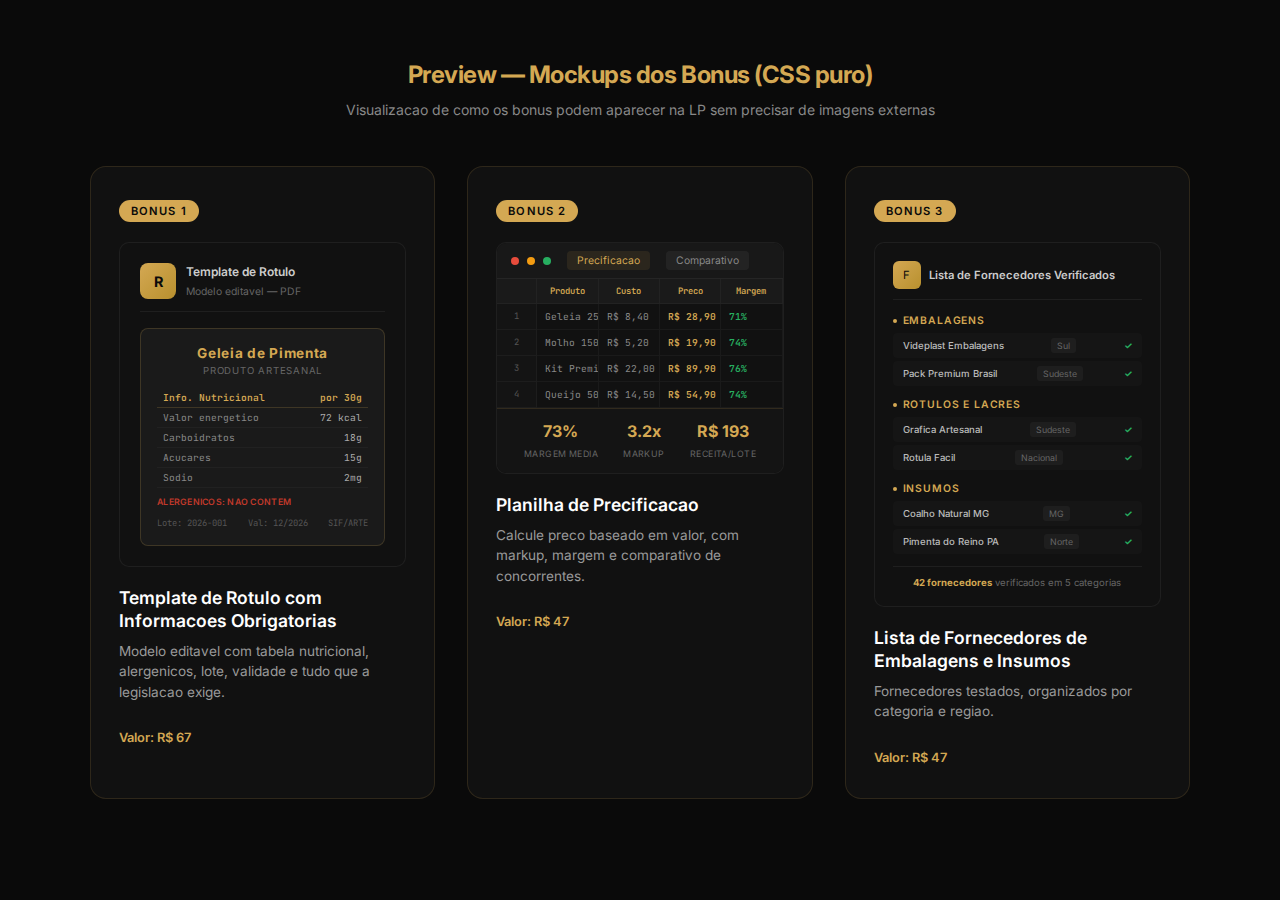
<file: bonus-mockups-preview.html>
<!DOCTYPE html>
<html lang="pt-BR">
<head>
  <meta charset="UTF-8">
  <meta name="viewport" content="width=device-width, initial-scale=1.0">
  <title>Preview — Mockups dos Bonus</title>
  <link rel="preconnect" href="https://fonts.googleapis.com">
  <link rel="preconnect" href="https://fonts.gstatic.com" crossorigin>
  <link href="https://fonts.googleapis.com/css2?family=Inter:wght@400;500;600;700&family=JetBrains+Mono:wght@400;500&display=swap" rel="stylesheet">
  <style>
    *, *::before, *::after { box-sizing: border-box; margin: 0; padding: 0; }

    body {
      font-family: 'Inter', sans-serif;
      background: #0A0A0A;
      color: #E0E0E0;
      min-height: 100vh;
      padding: 60px 20px;
    }

    h1 {
      text-align: center;
      font-size: 1.5rem;
      color: #D4A853;
      margin-bottom: 12px;
      letter-spacing: -0.02em;
    }

    .subtitle {
      text-align: center;
      color: #888;
      font-size: 0.875rem;
      margin-bottom: 48px;
    }

    .grid {
      display: grid;
      grid-template-columns: repeat(auto-fit, minmax(320px, 1fr));
      gap: 32px;
      max-width: 1100px;
      margin: 0 auto;
    }

    /* ========== BONUS CARD ========== */
    .bonus-card {
      background: rgba(255,255,255,0.03);
      border: 1px solid rgba(212,168,83,0.15);
      border-radius: 16px;
      padding: 32px 28px;
      position: relative;
      overflow: hidden;
      transition: border-color 0.3s, box-shadow 0.3s;
    }

    .bonus-card:hover {
      border-color: rgba(212,168,83,0.35);
      box-shadow: 0 0 30px rgba(212,168,83,0.08);
    }

    .bonus-card__tag {
      display: inline-block;
      font-size: 0.7rem;
      font-weight: 600;
      text-transform: uppercase;
      letter-spacing: 0.1em;
      color: #0A0A0A;
      background: #D4A853;
      padding: 4px 12px;
      border-radius: 100px;
      margin-bottom: 20px;
    }

    .bonus-card__title {
      font-size: 1.1rem;
      font-weight: 600;
      color: #fff;
      margin-bottom: 8px;
      line-height: 1.3;
    }

    .bonus-card__desc {
      font-size: 0.85rem;
      color: #999;
      line-height: 1.5;
      margin-bottom: 24px;
    }

    .bonus-card__value {
      font-size: 0.8rem;
      color: #D4A853;
      font-weight: 600;
    }

    /* ========== MOCKUP: ROTULO (document/label) ========== */
    .mockup-rotulo {
      background: #111;
      border: 1px solid rgba(255,255,255,0.06);
      border-radius: 10px;
      padding: 20px;
      margin-bottom: 20px;
      position: relative;
    }

    .mockup-rotulo__header {
      display: flex;
      align-items: center;
      gap: 10px;
      margin-bottom: 16px;
      padding-bottom: 12px;
      border-bottom: 1px solid rgba(255,255,255,0.06);
    }

    .mockup-rotulo__icon {
      width: 36px;
      height: 36px;
      background: linear-gradient(135deg, #D4A853 0%, #B8902E 100%);
      border-radius: 8px;
      display: flex;
      align-items: center;
      justify-content: center;
      font-size: 0.9rem;
      color: #0A0A0A;
      font-weight: 700;
    }

    .mockup-rotulo__title-bar {
      flex: 1;
    }

    .mockup-rotulo__title-bar span {
      display: block;
      font-size: 0.75rem;
      font-weight: 600;
      color: #ccc;
    }

    .mockup-rotulo__title-bar small {
      font-size: 0.65rem;
      color: #666;
    }

    .mockup-rotulo__label {
      background: #1A1A1A;
      border: 1px solid rgba(212,168,83,0.2);
      border-radius: 8px;
      padding: 16px;
      position: relative;
    }

    .mockup-rotulo__label-name {
      text-align: center;
      font-size: 0.85rem;
      font-weight: 700;
      color: #D4A853;
      margin-bottom: 4px;
      letter-spacing: 0.05em;
    }

    .mockup-rotulo__label-sub {
      text-align: center;
      font-size: 0.6rem;
      color: #666;
      margin-bottom: 12px;
      text-transform: uppercase;
      letter-spacing: 0.08em;
    }

    .mockup-rotulo__table {
      width: 100%;
      border-collapse: collapse;
      font-size: 0.6rem;
      font-family: 'JetBrains Mono', monospace;
    }

    .mockup-rotulo__table th {
      text-align: left;
      color: #D4A853;
      padding: 3px 6px;
      border-bottom: 1px solid rgba(212,168,83,0.2);
      font-weight: 600;
    }

    .mockup-rotulo__table td {
      padding: 3px 6px;
      color: #888;
      border-bottom: 1px solid rgba(255,255,255,0.03);
    }

    .mockup-rotulo__table td:last-child {
      text-align: right;
      color: #aaa;
    }

    .mockup-rotulo__footer {
      display: flex;
      justify-content: space-between;
      margin-top: 10px;
      font-size: 0.55rem;
      color: #555;
      font-family: 'JetBrains Mono', monospace;
    }

    .mockup-rotulo__allergens {
      margin-top: 8px;
      font-size: 0.55rem;
      color: #c0392b;
      font-weight: 600;
      text-transform: uppercase;
      letter-spacing: 0.03em;
    }

    /* ========== MOCKUP: PLANILHA (spreadsheet) ========== */
    .mockup-planilha {
      background: #111;
      border: 1px solid rgba(255,255,255,0.06);
      border-radius: 10px;
      overflow: hidden;
      margin-bottom: 20px;
    }

    .mockup-planilha__toolbar {
      display: flex;
      align-items: center;
      gap: 8px;
      padding: 8px 14px;
      background: #181818;
      border-bottom: 1px solid rgba(255,255,255,0.06);
    }

    .mockup-planilha__dot {
      width: 8px;
      height: 8px;
      border-radius: 50%;
    }

    .mockup-planilha__dot--r { background: #e74c3c; }
    .mockup-planilha__dot--y { background: #f39c12; }
    .mockup-planilha__dot--g { background: #27ae60; }

    .mockup-planilha__tab {
      font-size: 0.65rem;
      color: #888;
      background: rgba(255,255,255,0.05);
      padding: 3px 10px;
      border-radius: 4px;
      margin-left: 8px;
    }

    .mockup-planilha__tab--active {
      color: #D4A853;
      background: rgba(212,168,83,0.1);
    }

    .mockup-planilha__grid {
      display: grid;
      grid-template-columns: 40px repeat(4, 1fr);
      font-size: 0.6rem;
      font-family: 'JetBrains Mono', monospace;
    }

    .mockup-planilha__cell {
      padding: 6px 8px;
      border-right: 1px solid rgba(255,255,255,0.04);
      border-bottom: 1px solid rgba(255,255,255,0.04);
      color: #888;
      white-space: nowrap;
      overflow: hidden;
    }

    .mockup-planilha__cell--header {
      background: #1A1A1A;
      color: #D4A853;
      font-weight: 600;
      font-size: 0.55rem;
      text-align: center;
    }

    .mockup-planilha__cell--row-num {
      background: #141414;
      color: #555;
      text-align: center;
      font-size: 0.55rem;
    }

    .mockup-planilha__cell--highlight {
      color: #27ae60;
      font-weight: 600;
    }

    .mockup-planilha__cell--negative {
      color: #e74c3c;
    }

    .mockup-planilha__cell--gold {
      color: #D4A853;
      font-weight: 600;
    }

    .mockup-planilha__summary {
      display: flex;
      justify-content: space-around;
      padding: 12px 14px;
      background: #141414;
      border-top: 1px solid rgba(212,168,83,0.15);
    }

    .mockup-planilha__metric {
      text-align: center;
    }

    .mockup-planilha__metric-value {
      font-size: 1rem;
      font-weight: 700;
      color: #D4A853;
      display: block;
    }

    .mockup-planilha__metric-label {
      font-size: 0.55rem;
      color: #666;
      text-transform: uppercase;
      letter-spacing: 0.05em;
    }

    /* ========== MOCKUP: FORNECEDORES (supplier list) ========== */
    .mockup-fornecedores {
      background: #111;
      border: 1px solid rgba(255,255,255,0.06);
      border-radius: 10px;
      padding: 18px;
      margin-bottom: 20px;
    }

    .mockup-fornecedores__header {
      display: flex;
      align-items: center;
      gap: 8px;
      margin-bottom: 14px;
      padding-bottom: 10px;
      border-bottom: 1px solid rgba(255,255,255,0.06);
    }

    .mockup-fornecedores__badge {
      width: 28px;
      height: 28px;
      background: linear-gradient(135deg, #D4A853 0%, #B8902E 100%);
      border-radius: 6px;
      display: flex;
      align-items: center;
      justify-content: center;
      font-size: 0.7rem;
      color: #0A0A0A;
    }

    .mockup-fornecedores__header-text {
      font-size: 0.7rem;
      font-weight: 600;
      color: #ccc;
    }

    .mockup-fornecedores__category {
      margin-bottom: 12px;
    }

    .mockup-fornecedores__category-title {
      font-size: 0.65rem;
      font-weight: 600;
      color: #D4A853;
      text-transform: uppercase;
      letter-spacing: 0.08em;
      margin-bottom: 6px;
      display: flex;
      align-items: center;
      gap: 6px;
    }

    .mockup-fornecedores__category-title::before {
      content: '';
      width: 4px;
      height: 4px;
      background: #D4A853;
      border-radius: 50%;
      flex-shrink: 0;
    }

    .mockup-fornecedores__item {
      display: flex;
      align-items: center;
      justify-content: space-between;
      padding: 5px 10px;
      background: rgba(255,255,255,0.02);
      border-radius: 4px;
      margin-bottom: 3px;
      font-size: 0.6rem;
    }

    .mockup-fornecedores__item-name {
      color: #bbb;
      font-weight: 500;
    }

    .mockup-fornecedores__item-region {
      color: #666;
      font-size: 0.55rem;
      background: rgba(255,255,255,0.04);
      padding: 2px 6px;
      border-radius: 3px;
    }

    .mockup-fornecedores__item-check {
      color: #27ae60;
      font-weight: 700;
    }

    .mockup-fornecedores__total {
      text-align: center;
      margin-top: 12px;
      padding-top: 10px;
      border-top: 1px solid rgba(255,255,255,0.06);
      font-size: 0.6rem;
      color: #666;
    }

    .mockup-fornecedores__total strong {
      color: #D4A853;
    }
  </style>
</head>
<body>

  <h1>Preview — Mockups dos Bonus (CSS puro)</h1>
  <p class="subtitle">Visualizacao de como os bonus podem aparecer na LP sem precisar de imagens externas</p>

  <div class="grid">

    <!-- ======================== BONUS 1: ROTULO ======================== -->
    <div class="bonus-card">
      <span class="bonus-card__tag">Bonus 1</span>

      <div class="mockup-rotulo">
        <div class="mockup-rotulo__header">
          <div class="mockup-rotulo__icon">R</div>
          <div class="mockup-rotulo__title-bar">
            <span>Template de Rotulo</span>
            <small>Modelo editavel — PDF</small>
          </div>
        </div>
        <div class="mockup-rotulo__label">
          <div class="mockup-rotulo__label-name">Geleia de Pimenta</div>
          <div class="mockup-rotulo__label-sub">Produto Artesanal</div>
          <table class="mockup-rotulo__table">
            <thead>
              <tr>
                <th>Info. Nutricional</th>
                <th style="text-align:right">por 30g</th>
              </tr>
            </thead>
            <tbody>
              <tr><td>Valor energetico</td><td>72 kcal</td></tr>
              <tr><td>Carboidratos</td><td>18g</td></tr>
              <tr><td>Acucares</td><td>15g</td></tr>
              <tr><td>Sodio</td><td>2mg</td></tr>
            </tbody>
          </table>
          <div class="mockup-rotulo__allergens">Alergenicos: nao contem</div>
          <div class="mockup-rotulo__footer">
            <span>Lote: 2026-001</span>
            <span>Val: 12/2026</span>
            <span>SIF/ARTE</span>
          </div>
        </div>
      </div>

      <h3 class="bonus-card__title">Template de Rotulo com Informacoes Obrigatorias</h3>
      <p class="bonus-card__desc">Modelo editavel com tabela nutricional, alergenicos, lote, validade e tudo que a legislacao exige.</p>
      <span class="bonus-card__value">Valor: R$ 67</span>
    </div>

    <!-- ======================== BONUS 2: PLANILHA ======================== -->
    <div class="bonus-card">
      <span class="bonus-card__tag">Bonus 2</span>

      <div class="mockup-planilha">
        <div class="mockup-planilha__toolbar">
          <span class="mockup-planilha__dot mockup-planilha__dot--r"></span>
          <span class="mockup-planilha__dot mockup-planilha__dot--y"></span>
          <span class="mockup-planilha__dot mockup-planilha__dot--g"></span>
          <span class="mockup-planilha__tab mockup-planilha__tab--active">Precificacao</span>
          <span class="mockup-planilha__tab">Comparativo</span>
        </div>
        <div class="mockup-planilha__grid">
          <!-- Header row -->
          <div class="mockup-planilha__cell mockup-planilha__cell--header"></div>
          <div class="mockup-planilha__cell mockup-planilha__cell--header">Produto</div>
          <div class="mockup-planilha__cell mockup-planilha__cell--header">Custo</div>
          <div class="mockup-planilha__cell mockup-planilha__cell--header">Preco</div>
          <div class="mockup-planilha__cell mockup-planilha__cell--header">Margem</div>
          <!-- Row 1 -->
          <div class="mockup-planilha__cell mockup-planilha__cell--row-num">1</div>
          <div class="mockup-planilha__cell">Geleia 250g</div>
          <div class="mockup-planilha__cell">R$ 8,40</div>
          <div class="mockup-planilha__cell mockup-planilha__cell--gold">R$ 28,90</div>
          <div class="mockup-planilha__cell mockup-planilha__cell--highlight">71%</div>
          <!-- Row 2 -->
          <div class="mockup-planilha__cell mockup-planilha__cell--row-num">2</div>
          <div class="mockup-planilha__cell">Molho 150ml</div>
          <div class="mockup-planilha__cell">R$ 5,20</div>
          <div class="mockup-planilha__cell mockup-planilha__cell--gold">R$ 19,90</div>
          <div class="mockup-planilha__cell mockup-planilha__cell--highlight">74%</div>
          <!-- Row 3 -->
          <div class="mockup-planilha__cell mockup-planilha__cell--row-num">3</div>
          <div class="mockup-planilha__cell">Kit Premium</div>
          <div class="mockup-planilha__cell">R$ 22,00</div>
          <div class="mockup-planilha__cell mockup-planilha__cell--gold">R$ 89,90</div>
          <div class="mockup-planilha__cell mockup-planilha__cell--highlight">76%</div>
          <!-- Row 4 -->
          <div class="mockup-planilha__cell mockup-planilha__cell--row-num">4</div>
          <div class="mockup-planilha__cell">Queijo 500g</div>
          <div class="mockup-planilha__cell">R$ 14,50</div>
          <div class="mockup-planilha__cell mockup-planilha__cell--gold">R$ 54,90</div>
          <div class="mockup-planilha__cell mockup-planilha__cell--highlight">74%</div>
        </div>
        <div class="mockup-planilha__summary">
          <div class="mockup-planilha__metric">
            <span class="mockup-planilha__metric-value">73%</span>
            <span class="mockup-planilha__metric-label">Margem Media</span>
          </div>
          <div class="mockup-planilha__metric">
            <span class="mockup-planilha__metric-value">3.2x</span>
            <span class="mockup-planilha__metric-label">Markup</span>
          </div>
          <div class="mockup-planilha__metric">
            <span class="mockup-planilha__metric-value">R$ 193</span>
            <span class="mockup-planilha__metric-label">Receita/Lote</span>
          </div>
        </div>
      </div>

      <h3 class="bonus-card__title">Planilha de Precificacao</h3>
      <p class="bonus-card__desc">Calcule preco baseado em valor, com markup, margem e comparativo de concorrentes.</p>
      <span class="bonus-card__value">Valor: R$ 47</span>
    </div>

    <!-- ======================== BONUS 3: FORNECEDORES ======================== -->
    <div class="bonus-card">
      <span class="bonus-card__tag">Bonus 3</span>

      <div class="mockup-fornecedores">
        <div class="mockup-fornecedores__header">
          <div class="mockup-fornecedores__badge">F</div>
          <span class="mockup-fornecedores__header-text">Lista de Fornecedores Verificados</span>
        </div>

        <div class="mockup-fornecedores__category">
          <div class="mockup-fornecedores__category-title">Embalagens</div>
          <div class="mockup-fornecedores__item">
            <span class="mockup-fornecedores__item-name">Videplast Embalagens</span>
            <span class="mockup-fornecedores__item-region">Sul</span>
            <span class="mockup-fornecedores__item-check">&#10003;</span>
          </div>
          <div class="mockup-fornecedores__item">
            <span class="mockup-fornecedores__item-name">Pack Premium Brasil</span>
            <span class="mockup-fornecedores__item-region">Sudeste</span>
            <span class="mockup-fornecedores__item-check">&#10003;</span>
          </div>
        </div>

        <div class="mockup-fornecedores__category">
          <div class="mockup-fornecedores__category-title">Rotulos e Lacres</div>
          <div class="mockup-fornecedores__item">
            <span class="mockup-fornecedores__item-name">Grafica Artesanal</span>
            <span class="mockup-fornecedores__item-region">Sudeste</span>
            <span class="mockup-fornecedores__item-check">&#10003;</span>
          </div>
          <div class="mockup-fornecedores__item">
            <span class="mockup-fornecedores__item-name">Rotula Facil</span>
            <span class="mockup-fornecedores__item-region">Nacional</span>
            <span class="mockup-fornecedores__item-check">&#10003;</span>
          </div>
        </div>

        <div class="mockup-fornecedores__category">
          <div class="mockup-fornecedores__category-title">Insumos</div>
          <div class="mockup-fornecedores__item">
            <span class="mockup-fornecedores__item-name">Coalho Natural MG</span>
            <span class="mockup-fornecedores__item-region">MG</span>
            <span class="mockup-fornecedores__item-check">&#10003;</span>
          </div>
          <div class="mockup-fornecedores__item">
            <span class="mockup-fornecedores__item-name">Pimenta do Reino PA</span>
            <span class="mockup-fornecedores__item-region">Norte</span>
            <span class="mockup-fornecedores__item-check">&#10003;</span>
          </div>
        </div>

        <div class="mockup-fornecedores__total">
          <strong>42 fornecedores</strong> verificados em 5 categorias
        </div>
      </div>

      <h3 class="bonus-card__title">Lista de Fornecedores de Embalagens e Insumos</h3>
      <p class="bonus-card__desc">Fornecedores testados, organizados por categoria e regiao.</p>
      <span class="bonus-card__value">Valor: R$ 47</span>
    </div>

  </div>

</body>
</html>
</file>
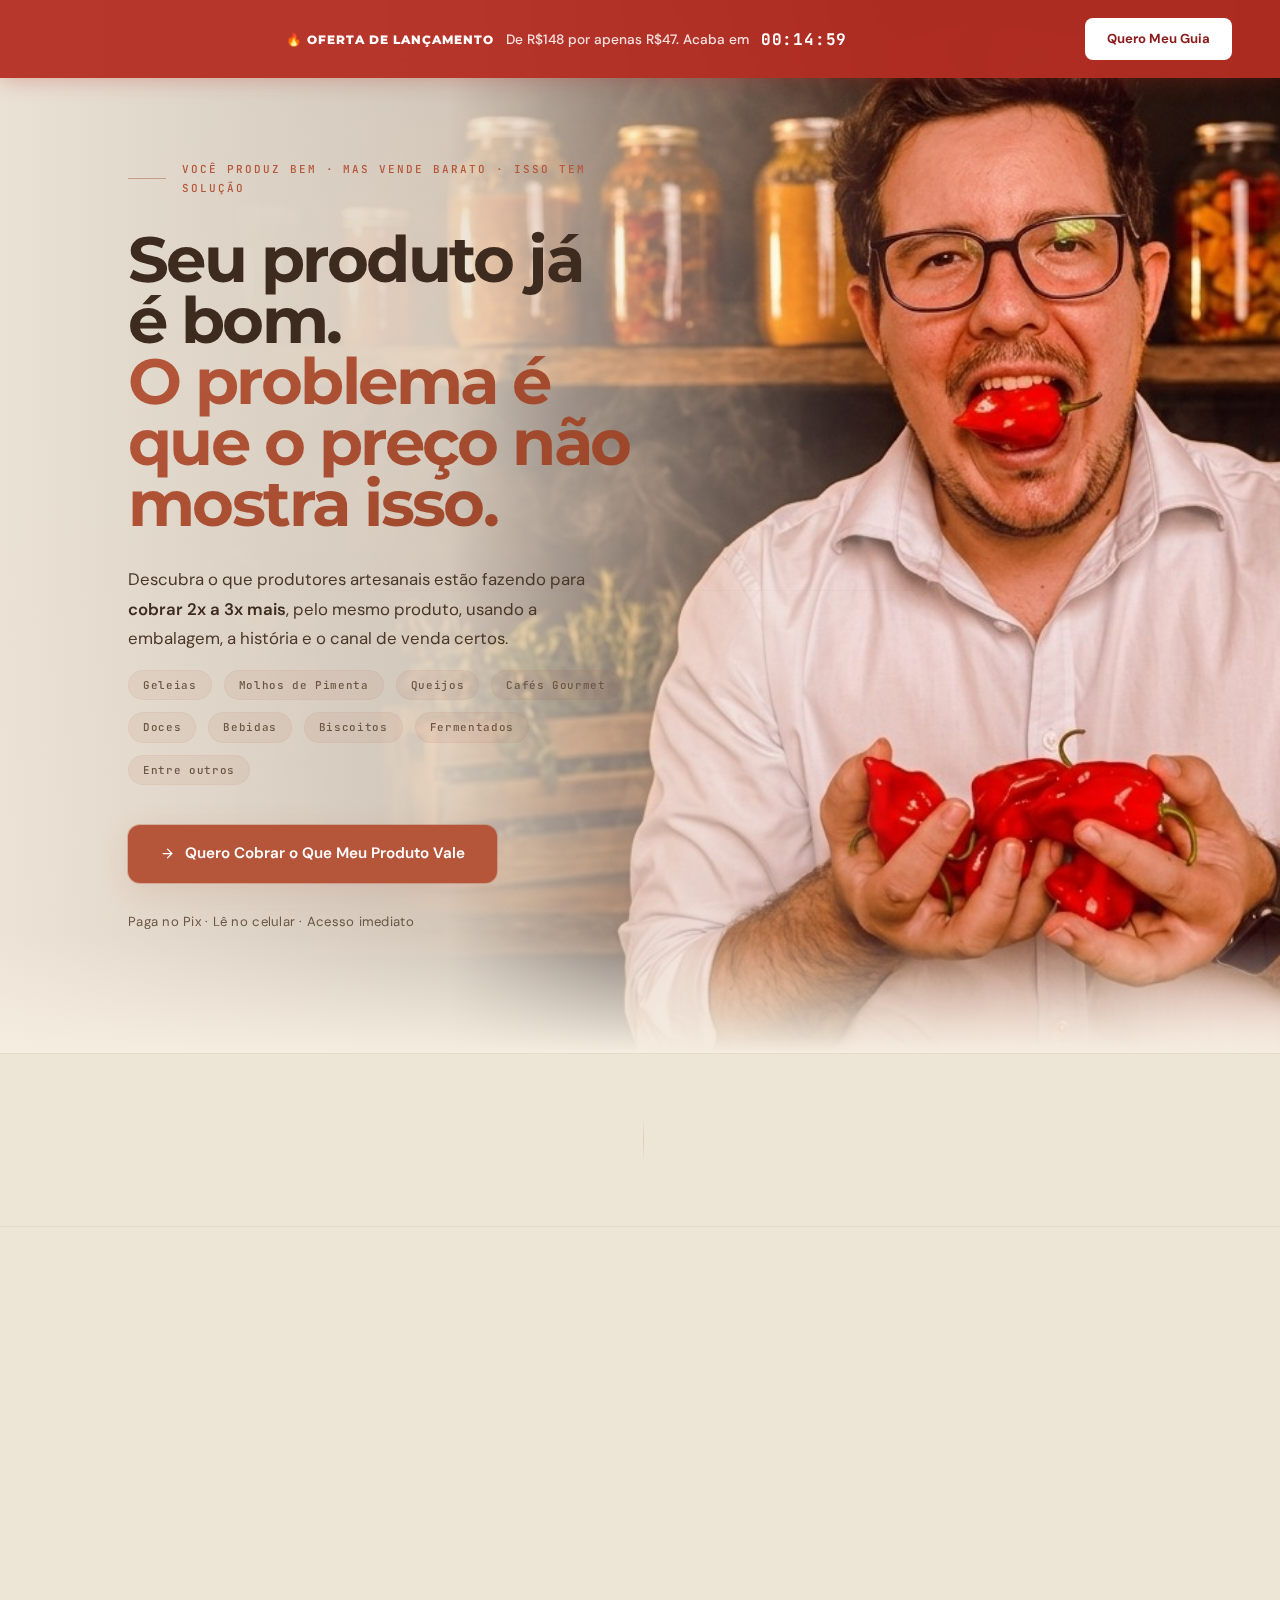
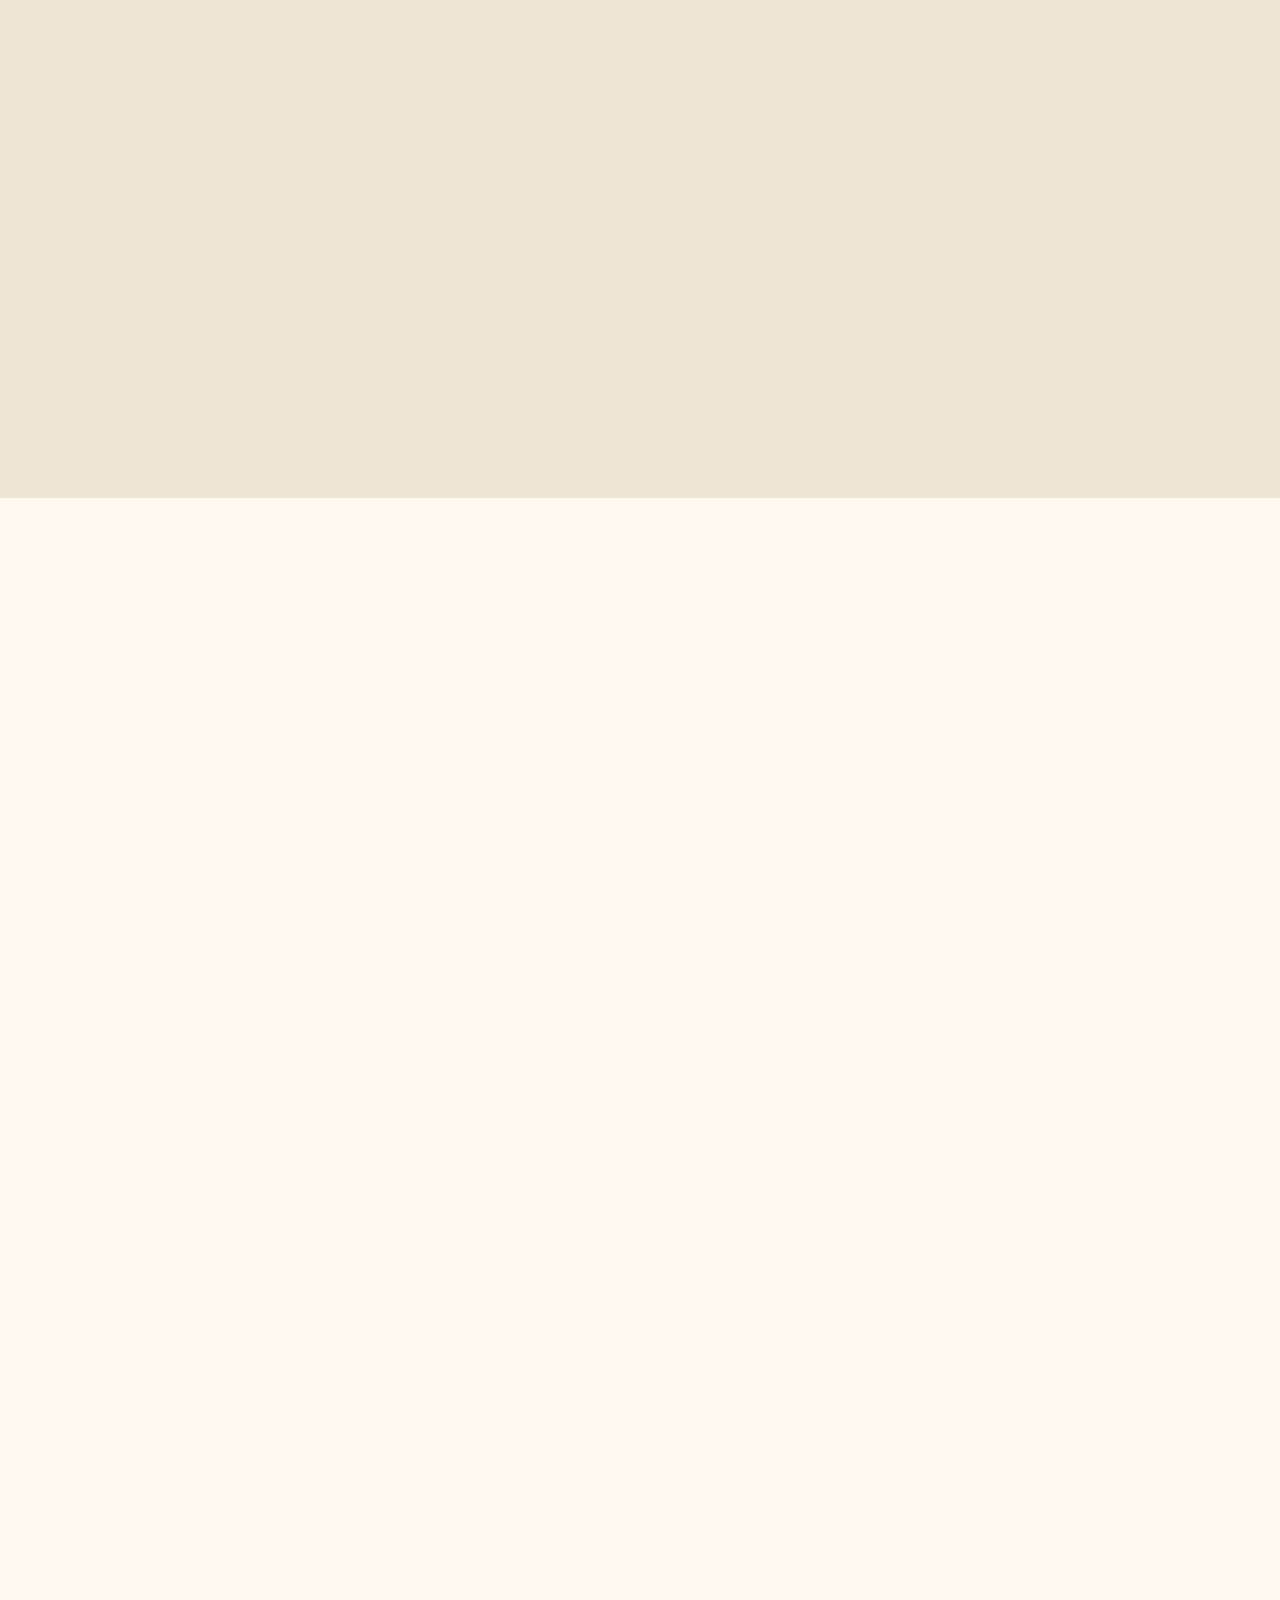
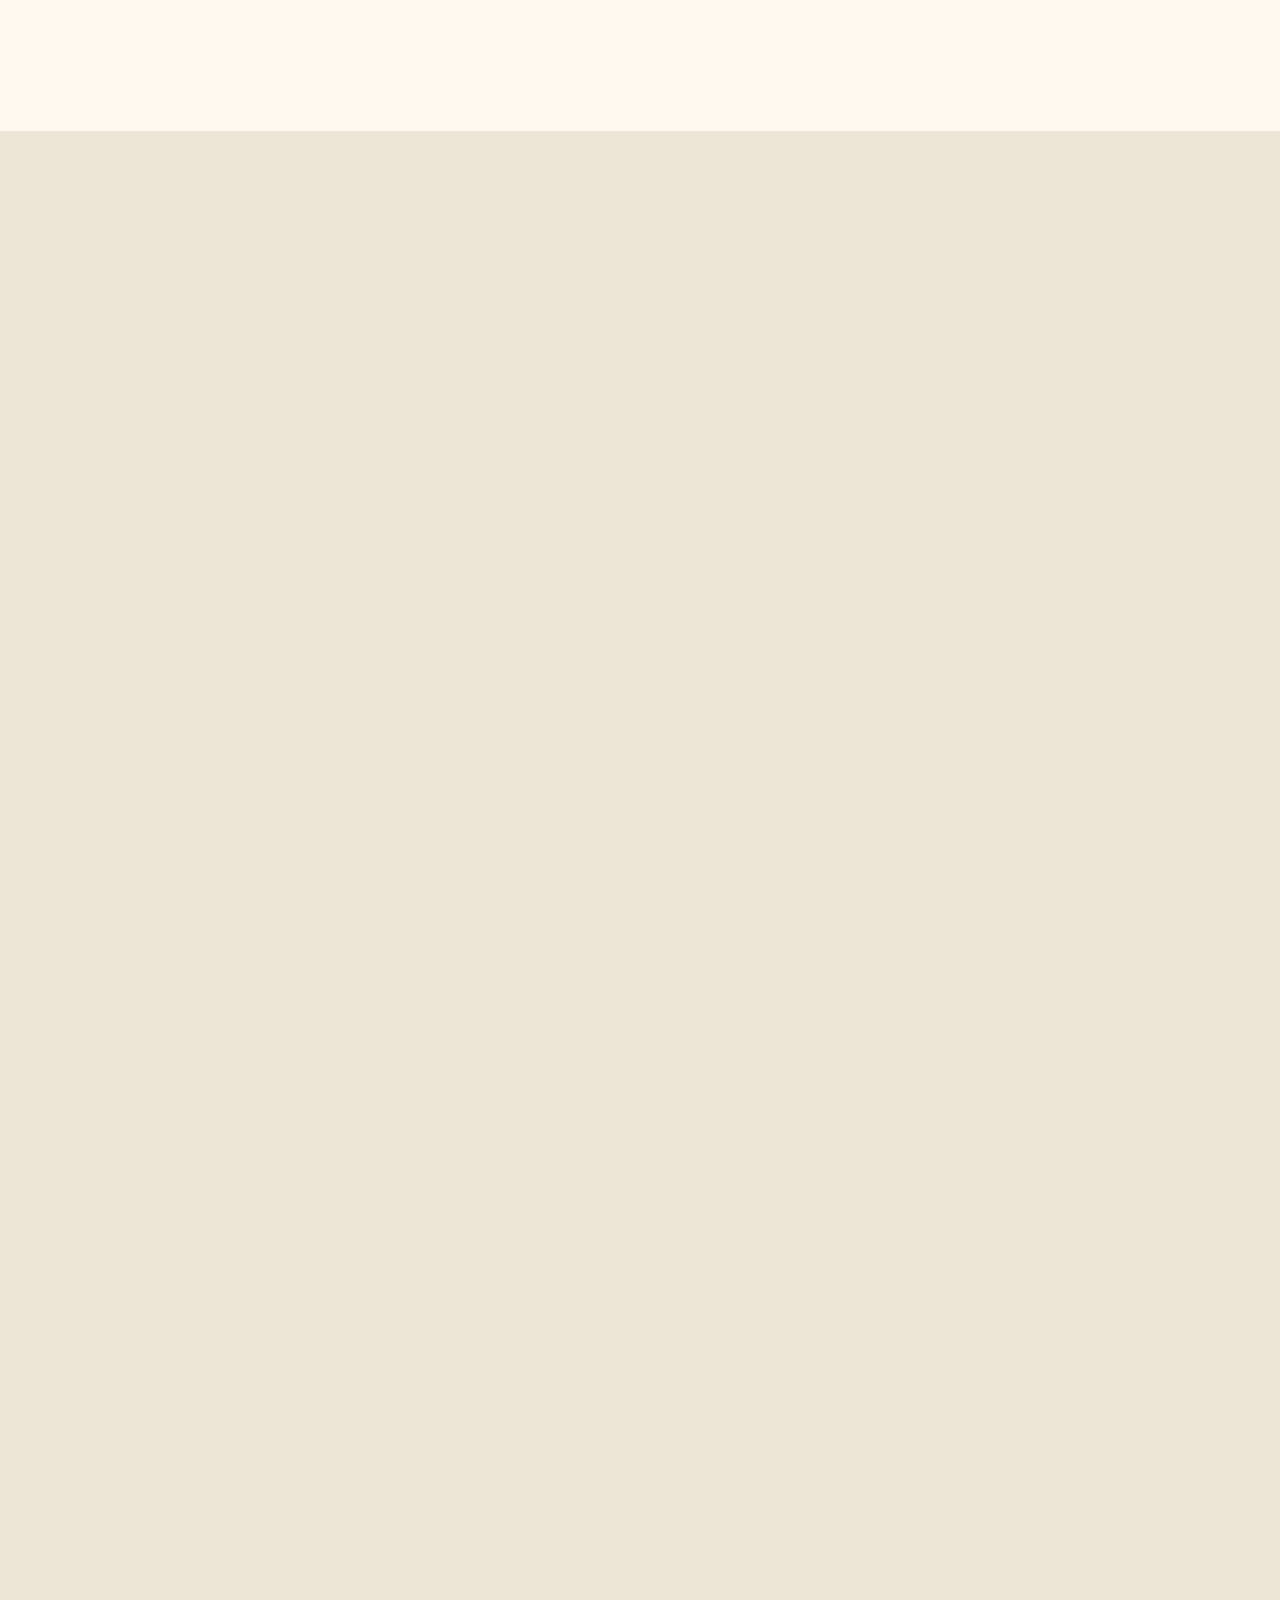
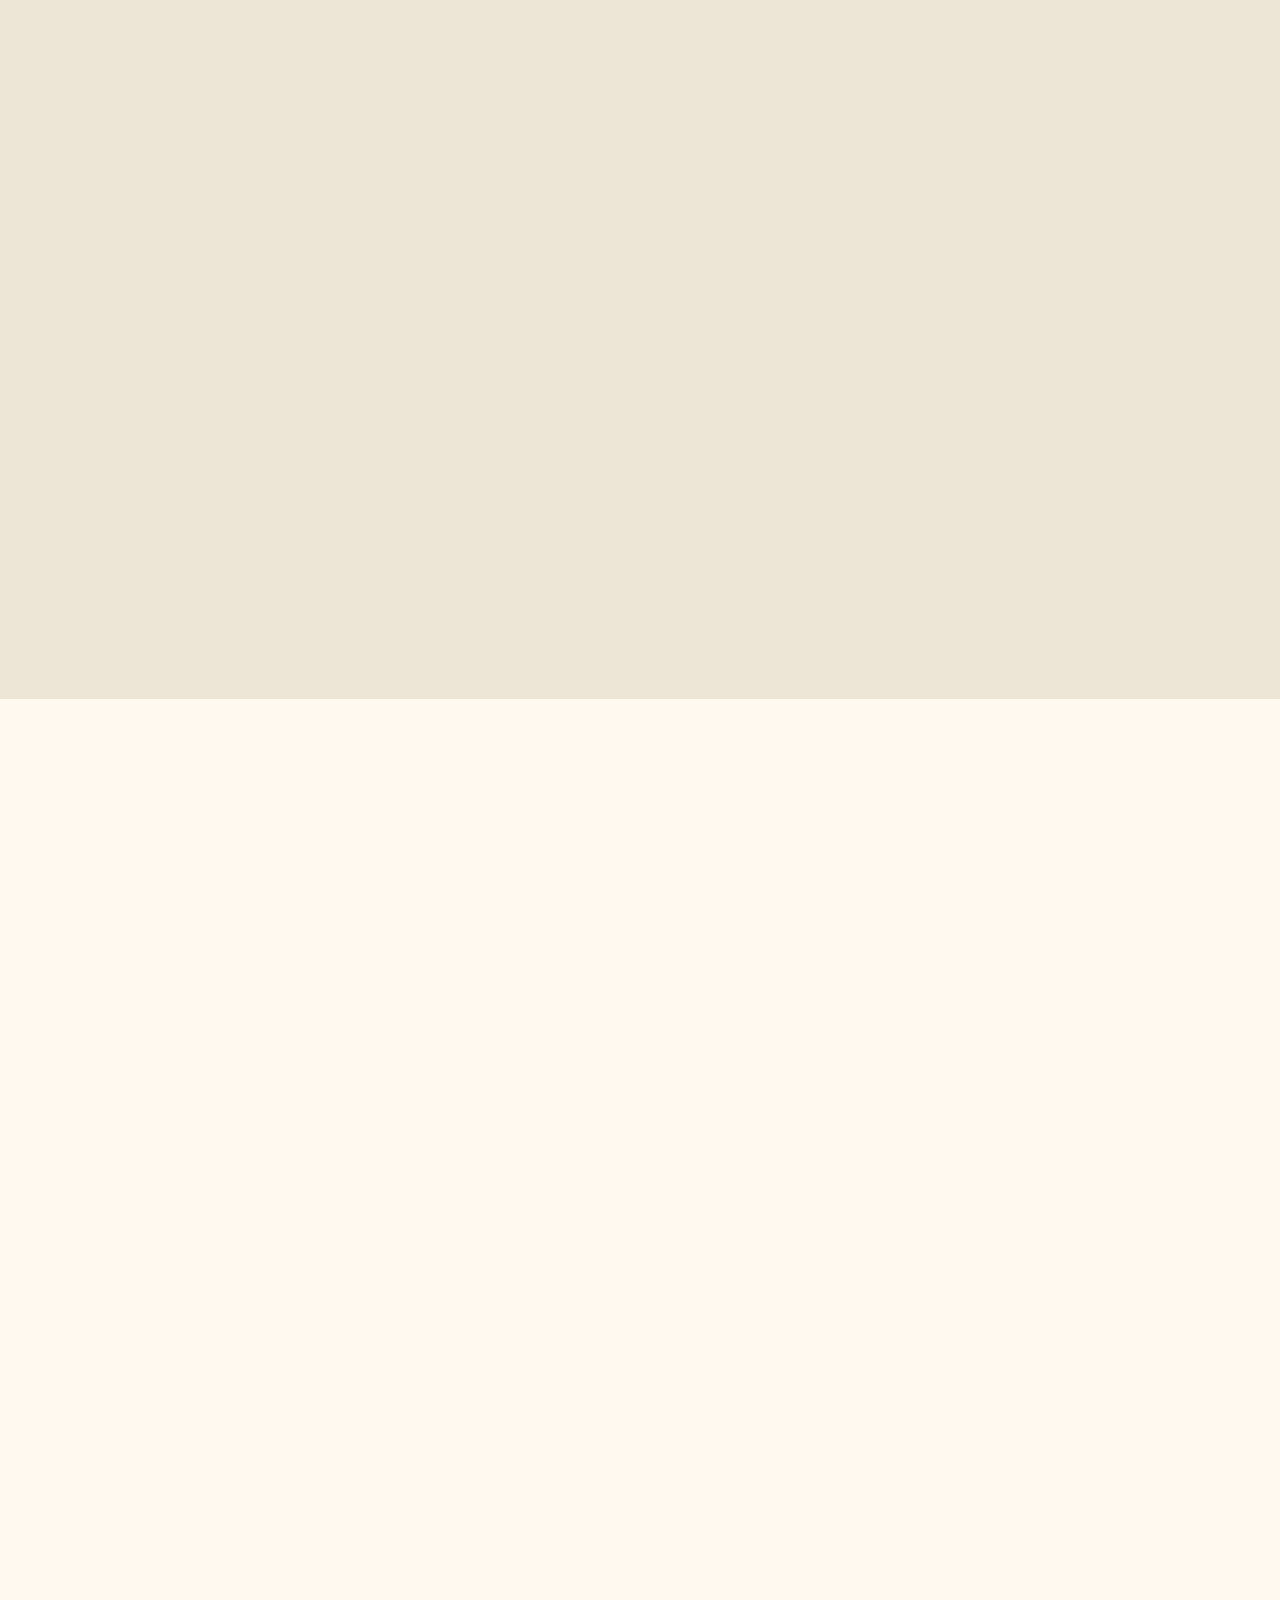
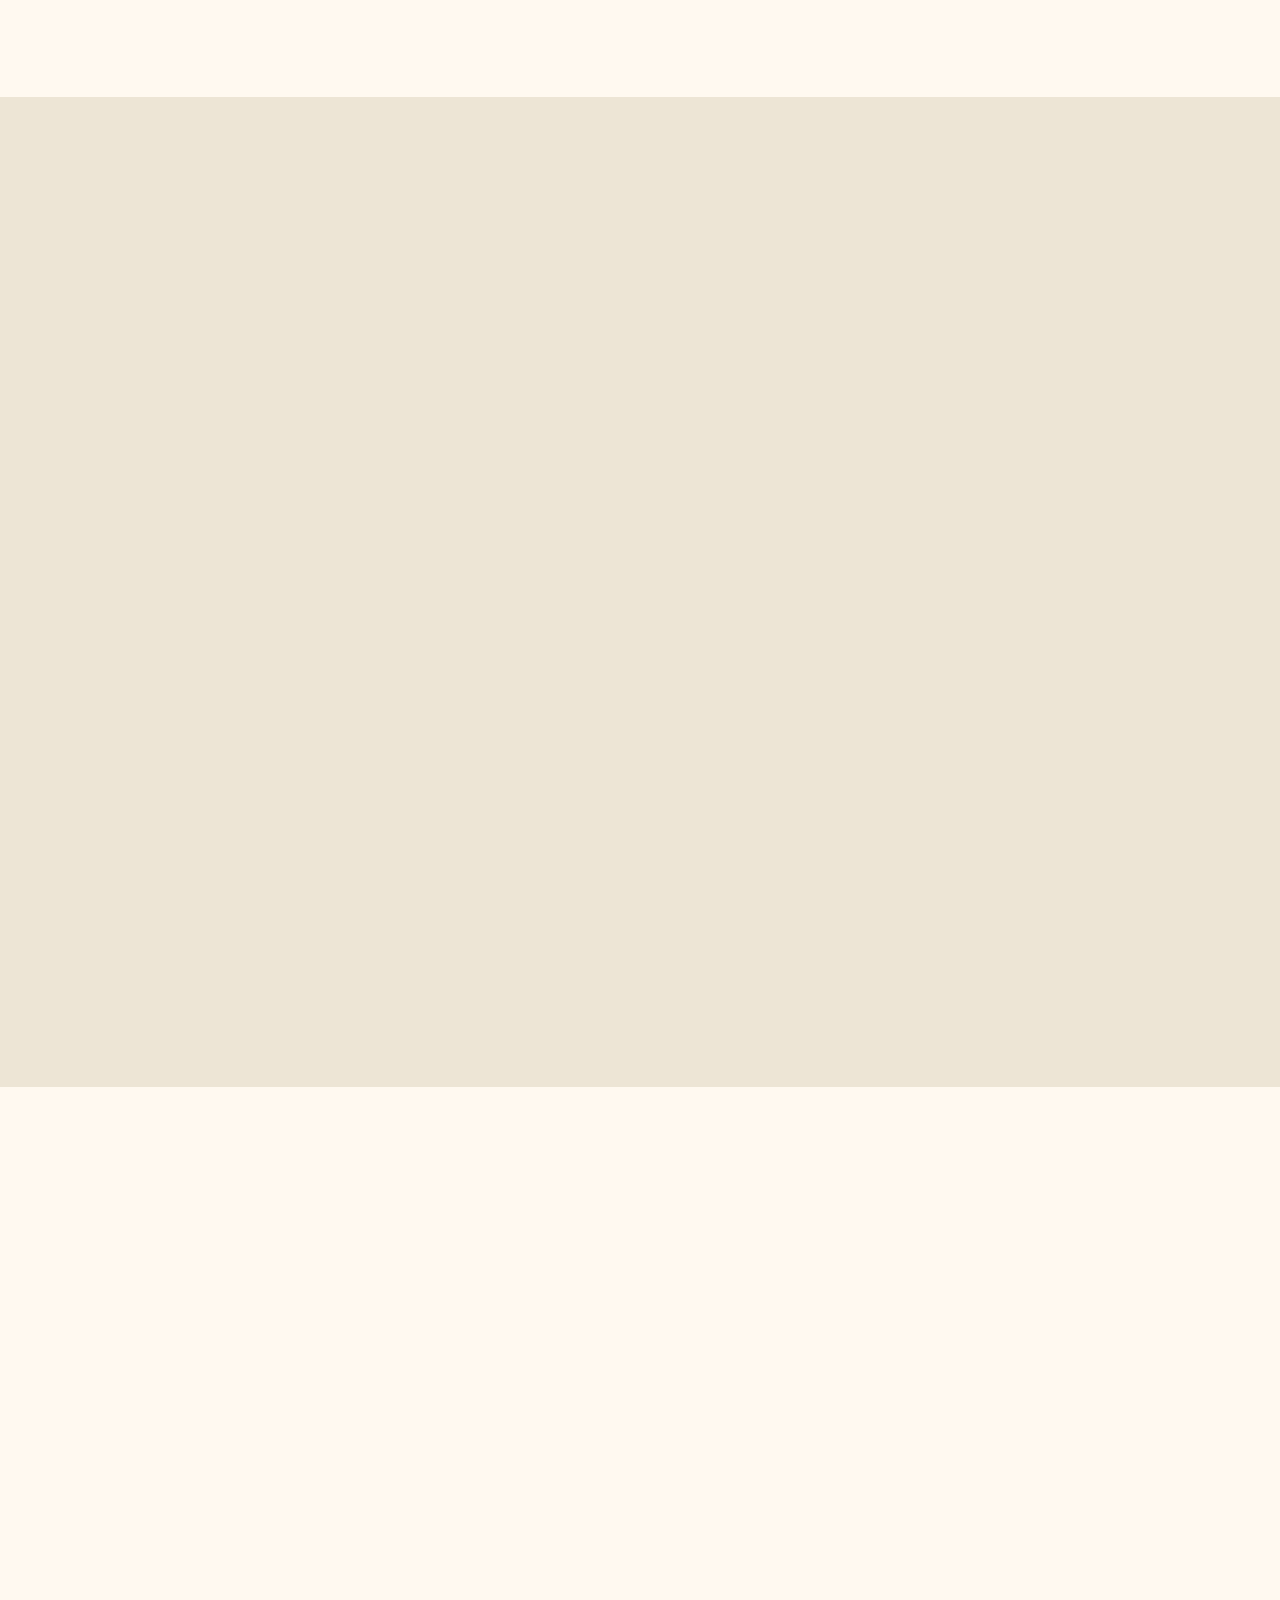
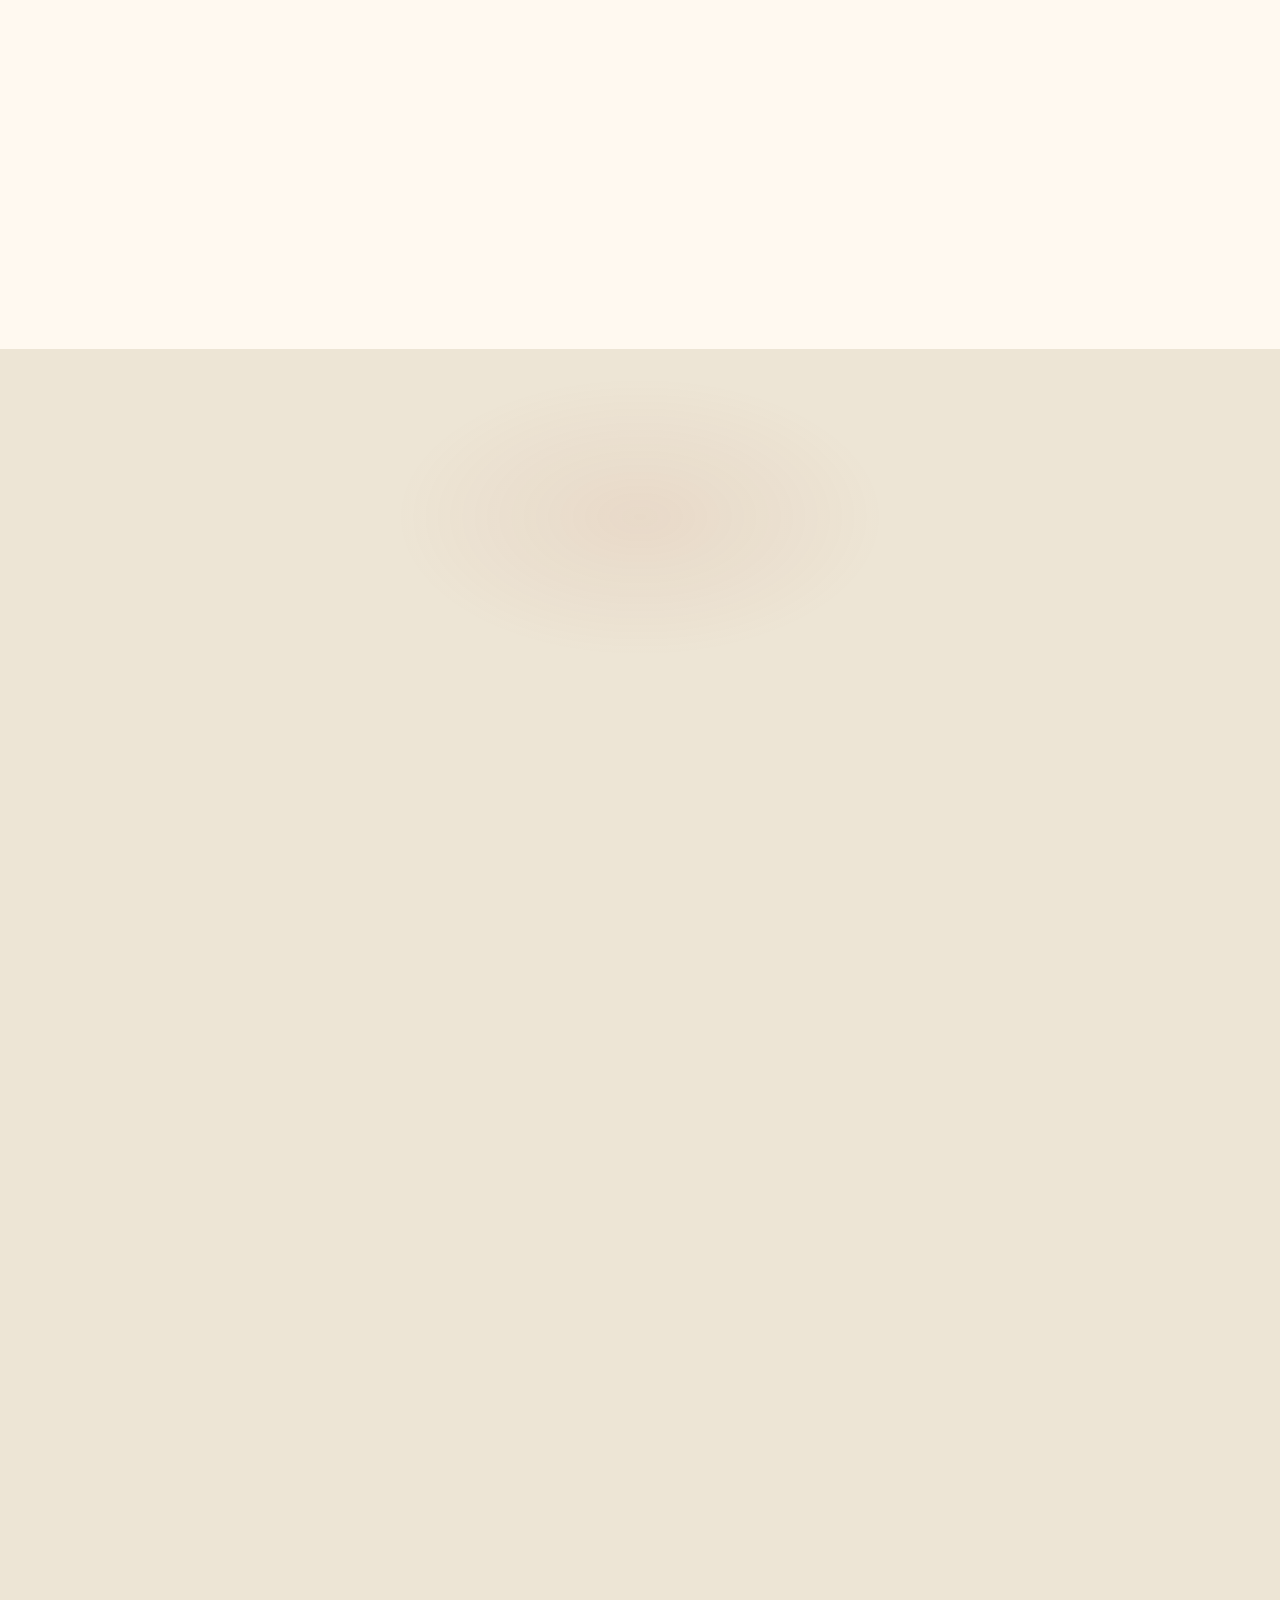
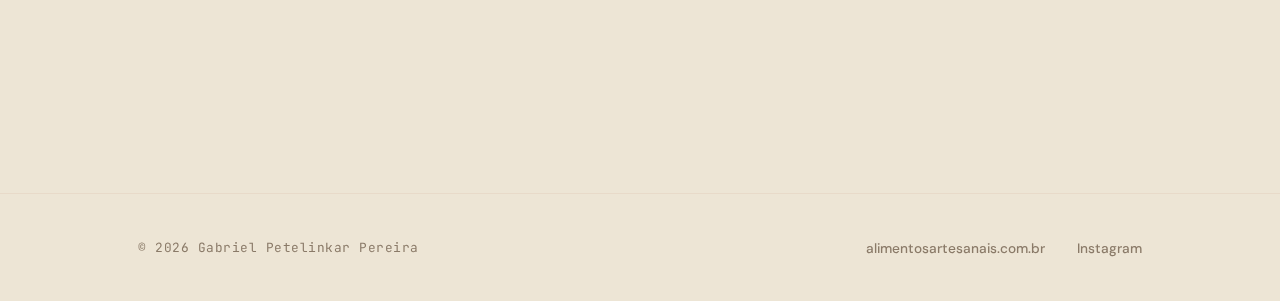
<file: lp-47.html>
<!DOCTYPE html>
<html lang="pt-BR">
<head>
  <meta charset="UTF-8">
  <meta name="viewport" content="width=device-width, initial-scale=1.0">
  <title>Seu produto já é bom. O problema é que o preço não mostra isso.</title>
  <meta name="description" content="Descubra o que produtores artesanais estão fazendo para cobrar 2x a 3x mais usando embalagem, história e canal de venda certos. Ebook com 15 capítulos por R$47.">
  <meta property="og:title" content="Seu produto já é bom. O problema é que o preço não mostra isso.">
  <meta property="og:description" content="Descubra como cobrar 2x a 3x mais pelo mesmo produto artesanal. Ebook estratégico R$47 + 3 bônus.">
  <meta property="og:type" content="product">
  <meta name="theme-color" content="#050505">
  <link rel="preçonnect" href="https://fonts.googleapis.com">
  <link rel="preçonnect" href="https://fonts.gstatic.com" crossorigin>
  <link href="https://fonts.googleapis.com/css2?family=DM+Sans:wght@300;400;500;600&family=Montserrat:wght@400;500;600;700;800;900&family=JetBrains+Mono:wght@400;500&display=swap" rel="stylesheet">
  <style>
    /* ════════════════════════════════════════════════════
       TIER 1: CSS CUSTOM PROPERTIES — OBSIDIAN GOLD
       ════════════════════════════════════════════════════ */
    :root {
      --bg-deep: #EDE5D5;
      --bg-base: #F5EDE0;
      --bg-surface: #FFF9F0;
      --bg-elevated: #FFFFFF;
      --accent: #B5563A;
      --accent-soft: #9A4528;
      --accent-glow: rgba(181, 86, 58, 0.06);
      --accent-glow-md: rgba(181, 86, 58, 0.10);
      --accent-glow-hi: rgba(181, 86, 58, 0.20);
      --text-0: #3D2B1F;
      --text-1: #4A3728;
      --text-2: #6B5744;
      --text-3: #8A7A68;
      --border: rgba(181, 86, 58, 0.08);
      --border-hover: rgba(181, 86, 58, 0.18);
      --heading-font: 'Montserrat', 'Helvetica Neue', Arial, sans-serif;
      --body-font: 'DM Sans', system-ui, sans-serif;
      --label-font: 'JetBrains Mono', monospace;
      --ease: cubic-bezier(0.16, 1, 0.3, 1);
      --ease-out: cubic-bezier(0.33, 1, 0.68, 1);
    }

    /* ════════════════════════════════════════════════════
       RESET & BASE
       ════════════════════════════════════════════════════ */
    *, *::before, *::after { margin: 0; padding: 0; box-sizing: border-box; }
    ::selection { background: rgba(181, 86, 58, 0.2); color: var(--text-0); }

    html {
      scroll-behavior: smooth;
      -webkit-font-smoothing: antialiased;
      -moz-osx-font-smoothing: grayscale;
      text-rendering: optimizeLegibility;
      overflow-x: hidden;
    }

    body {
      font-family: var(--body-font);
      color: var(--text-0);
      background: var(--bg-deep);
      overflow-x: hidden;
      line-height: 1.7;
    }

    ::-webkit-scrollbar { width: 4px; }
    ::-webkit-scrollbar-track { background: transparent; }
    ::-webkit-scrollbar-thumb { background: rgba(181, 86, 58, 0.15); border-radius: 2px; }
    ::-webkit-scrollbar-thumb:hover { background: var(--accent-soft); }

    /* ════════════════════════════════════════════════════
       TIER:enhanced — SCROLL PROGRESS
       ════════════════════════════════════════════════════ */
    .scroll-progress {
      position: fixed; top: 0; left: 0;
      height: 2px;
      background: linear-gradient(90deg, var(--accent), var(--accent-soft));
      z-index: 9998; width: 0%; transition: none;
    }

    /* ════════════════════════════════════════════════════
       BACKGROUND LAYERS — GRAIN (Enhanced)
       ════════════════════════════════════════════════════ */
    .bg-grain {
      position: fixed; inset: 0; z-index: 0; pointer-events: none;
      opacity: 0.03;
      background-image: url("data:image/svg+xml,%3Csvg viewBox='0 0 512 512' xmlns='http://www.w3.org/2000/svg'%3E%3Cfilter id='n'%3E%3CfeTurbulence type='fractalNoise' baseFrequency='0.75' numOctaves='4' stitchTiles='stitch'/%3E%3C/filter%3E%3Crect width='100%25' height='100%25' filter='url(%23n)'/%3E%3C/svg%3E");
      background-size: 256px 256px;
      animation: grain-shift 0.5s steps(4) infinite;
    }
    @keyframes grain-shift {
      0% { transform: translate(0, 0); }
      25% { transform: translate(-2px, 1px); }
      50% { transform: translate(1px, -1px); }
      75% { transform: translate(-1px, 2px); }
      100% { transform: translate(0, 0); }
    }

    /* ════════════════════════════════════════════════════
       LAYOUT
       ════════════════════════════════════════════════════ */
    .content { position: relative; z-index: 1; }
    .container { max-width: 1100px; margin: 0 auto; padding: 0 48px; }

    /* ════════════════════════════════════════════════════
       NAV
       ════════════════════════════════════════════════════ */
    .nav {
      position: fixed; top: 0; left: 0; right: 0; z-index: 100;
      padding: 18px 48px;
      display: flex; align-items: center; justify-content: space-between;
      background: rgba(180, 45, 35, 0.95);
      backdrop-filter: blur(12px);
      -webkit-backdrop-filter: blur(12px);
      box-shadow: 0 2px 20px rgba(180, 45, 35, 0.3);
    }
    .nav-urgency {
      display: flex; align-items: center; gap: 12px;
      flex: 1; justify-content: center;
    }
    .nav-urgency-badge {
      font-family: var(--heading-font); font-size: 0.78rem; font-weight: 800;
      letter-spacing: 0.08em; text-transform: uppercase;
      color: #FFFFFF; white-space: nowrap;
    }
    .nav-urgency-text {
      font-family: var(--body-font); font-size: 0.85rem; font-weight: 500;
      color: rgba(255,255,255,0.85); white-space: nowrap;
    }
    .nav-countdown-timer {
      font-family: var(--label-font); font-size: 1rem; font-weight: 700;
      color: #FFFFFF; letter-spacing: 0.05em;
    }
    .nav-cta {
      font-size: 0.82rem; font-weight: 700;
      color: #8B1A1A; background: #FFFFFF;
      padding: 10px 22px; border-radius: 8px;
      text-decoration: none; transition: box-shadow 0.3s var(--ease), transform 0.15s ease-out;
    }
    .nav-cta:hover { box-shadow: 0 0 20px rgba(255,255,255,0.3); transform: scale(1.03); }

    /* ════════════════════════════════════════════════════
       HERO
       ════════════════════════════════════════════════════ */
    .hero {
      min-height: 100vh; display: flex; align-items: center;
      padding: 160px 0 120px; position: relative; overflow: hidden;
    }
    .hero-horizon {
      position: absolute; top: 56%; left: 0; right: 0; height: 1px;
      background: linear-gradient(90deg, transparent 5%, rgba(181, 86, 58, 0.04) 30%, rgba(181, 86, 58, 0.04) 70%, transparent 95%);
      pointer-events: none;
    }
    .hero .container {
      display: grid;
      grid-template-columns: 1fr;
      gap: 0; align-items: center;
      position: relative; z-index: 2;
      max-width: 600px; margin-left: 80px;
    }

    /* Hero background image */
    .hero-bg {
      position: absolute; inset: 0;
      background: url('hero-desktop.jpg') center center / cover no-repeat;
      z-index: 0;
    }
    .hero-bg::after {
      content: '';
      position: absolute; inset: 0;
      background: linear-gradient(90deg,
        rgba(245, 237, 224, 0.95) 0%,
        rgba(245, 237, 224, 0.82) 35%,
        rgba(245, 237, 224, 0.35) 55%,
        transparent 70%);
      z-index: 1;
    }
    .hero-bg::before {
      content: '';
      position: absolute; bottom: 0; left: 0; right: 0; height: 120px;
      background: linear-gradient(to top, var(--bg-base) 0%, transparent 100%);
      z-index: 2;
    }

    /* Hero text */
    .hero-text { display: flex; flex-direction: column; gap: 32px; }
    .hero-label {
      font-family: var(--label-font);
      font-size: 11px; font-weight: 500;
      letter-spacing: 0.18em; text-transform: uppercase;
      color: var(--accent);
      display: flex; align-items: center; gap: 16px;
      opacity: 0; transform: translateY(12px);
      transition: opacity 0.8s var(--ease) 0.3s, transform 0.8s var(--ease) 0.3s;
    }
    .hero-label.visible { opacity: 1; transform: none; }
    .hero-label::before {
      content: ''; width: 40px; height: 1px;
      background: var(--accent-soft); opacity: 0.4;
    }
    .hero-labels { display: flex; gap: 12px; flex-wrap: wrap; margin-top: -16px; }
    .hero-tag {
      font-family: var(--label-font);
      font-size: 0.68rem; font-weight: 500;
      padding: 5px 14px; border-radius: 20px;
      background: rgba(181, 86, 58, 0.08);
      border: 1px solid rgba(181, 86, 58, 0.06);
      color: var(--text-2); letter-spacing: 0.06em;
    }

    .hero-name {
      font-family: var(--heading-font);
      font-size: clamp(2.8rem, 5vw, 4rem);
      font-weight: 700;
      line-height: 0.95;
      letter-spacing: -0.04em;
      color: var(--text-0);
    }
    .hero-name .last {
      display: block;
      background: linear-gradient(135deg, var(--accent) 0%, var(--accent-soft) 100%);
      -webkit-background-clip: text; -webkit-text-fill-color: transparent;
      background-clip: text;
    }

    .hero-desc {
      font-size: 1.05rem; font-weight: 400;
      color: var(--text-1); line-height: 1.75;
      max-width: 560px;
      opacity: 0; transform: translateY(16px);
      transition: opacity 0.8s var(--ease) 0.9s, transform 0.8s var(--ease) 0.9s;
    }
    .hero-desc.visible { opacity: 1; transform: none; }
    .hero-desc strong { color: var(--text-0); font-weight: 600; }

    .hero-actions {
      display: flex; gap: 16px; padding-top: 8px;
      opacity: 0; transform: translateY(16px);
      transition: opacity 0.8s var(--ease) 1.1s, transform 0.8s var(--ease) 1.1s;
    }
    .hero-actions.visible { opacity: 1; transform: none; }
    .hero-micro {
      font-size: 0.82rem; color: var(--text-2);
      letter-spacing: 0.02em;
      opacity: 0; transform: translateY(12px);
      transition: opacity 0.8s var(--ease) 1.3s, transform 0.8s var(--ease) 1.3s;
    }
    .hero-micro.visible { opacity: 1; transform: none; }

    /* ════════════════════════════════════════════════════
       ATOMS: BUTTONS
       ════════════════════════════════════════════════════ */
    .btn {
      font-family: var(--body-font);
      font-size: 0.95rem;
      font-weight: 600;
      text-decoration: none;
      padding: 16px 32px;
      border-radius: 12px;
      border: none; display: inline-flex; align-items: center; gap: 10px;
      transition: box-shadow 0.4s var(--ease), transform 0.15s ease-out;
      will-change: transform; position: relative;
    }
    .btn-primary {
      background: var(--accent); color: #FFFFFF;
      box-shadow: 0 0 0 1px rgba(181, 86, 58, 0.3), 0 8px 32px rgba(181, 86, 58, 0.15);
    }
    .btn-primary:hover {
      box-shadow: 0 0 32px rgba(181, 86, 58, 0.25);
      transform: scale(1.02);
    }
    .btn-ghost {
      background: transparent;
      color: var(--text-1);
      box-shadow: inset 0 0 0 1px var(--border);
    }
    .btn-ghost:hover {
      box-shadow: inset 0 0 0 1px var(--border-hover);
      color: var(--text-0);
      background: rgba(181, 86, 58, 0.08);
    }
    .btn svg { width: 15px; height: 15px; }

    /* ════════════════════════════════════════════════════
       PROOF BAR
       ════════════════════════════════════════════════════ */
    .proof-bar { border-top: 1px solid var(--border); border-bottom: 1px solid var(--border); padding: 36px 0; }
    .proof-inner { display: flex; justify-content: center; gap: 72px; align-items: baseline; }
    .proof-stat { text-align: center; }
    .proof-value {
      font-family: var(--heading-font);
      font-size: 3rem;
      font-weight: 700; color: var(--text-0);
      letter-spacing: -0.03em; line-height: 1;
      font-variant-numeric: tabular-nums;
    }
    .proof-value .counter-suffix { color: var(--accent); font-size: 1.2rem; }
    .proof-icon {
      width: 18px; height: 18px; color: var(--accent); opacity: 0.6;
      margin-bottom: 8px;
    }
    .proof-label {
      font-size: 0.8rem; font-weight: 500;
      color: var(--text-2); letter-spacing: 0.02em;
    }
    .proof-sep {
      width: 1px; height: 44px;
      background: linear-gradient(to bottom, transparent, var(--border-hover), transparent);
      align-self: center;
    }

    /* ════════════════════════════════════════════════════
       SECTIONS
       ════════════════════════════════════════════════════ */
    .section { padding: 64px 0; position: relative; }
    .section-eyebrow {
      font-family: var(--label-font);
      font-size: 0.75rem;
      font-weight: 500; letter-spacing: 0.18em; text-transform: uppercase;
      color: var(--text-3); margin-bottom: 16px;
      display: flex; align-items: center; gap: 12px;
    }
    .section-eyebrow .num { color: var(--accent); opacity: 0.5; }
    .section-title {
      font-family: var(--heading-font);
      font-size: clamp(1.8rem, 3.5vw, 2.8rem);
      font-weight: 700; color: var(--text-0);
      letter-spacing: -0.03em; line-height: 1.1;
      margin-bottom: 40px; max-width: 600px;
    }
    .section-title em { font-style: normal; color: var(--text-2); font-weight: 500; }

    /* ════════════════════════════════════════════════════
       RESULT CARDS (Resultados Reais)
       ════════════════════════════════════════════════════ */
    .results-grid {
      display: grid;
      grid-template-columns: 1fr 1fr;
      gap: 20px;
    }
    .result-card {
      background: var(--bg-base);
      border: 1px solid var(--border);
      border-radius: 20px;
      padding: 44px 40px;
      transition: all 0.5s var(--ease);
      position: relative; overflow: hidden;
    }
    .result-card:hover { border-color: var(--border-hover); transform: translateY(-2px); }
    .result-card--hero {
      grid-column: 1 / -1;
      background: linear-gradient(135deg, var(--bg-surface) 0%, var(--bg-base) 60%);
      display: grid; grid-template-columns: auto 1fr; gap: 48px; align-items: center;
      border-color: rgba(181, 86, 58, 0.1);
    }
    .result-metric {
      font-family: var(--heading-font);
      font-size: 4rem; font-weight: 900;
      color: var(--accent); line-height: 1;
      letter-spacing: -0.04em;
      white-space: nowrap;
    }
    .result-metric-sm {
      font-family: var(--heading-font);
      font-size: 2.4rem; font-weight: 800;
      color: var(--accent); line-height: 1;
      letter-spacing: -0.03em;
      margin-bottom: 16px;
    }
    .result-title {
      font-family: var(--heading-font);
      font-size: 1.2rem; font-weight: 700;
      color: var(--text-0); margin-bottom: 10px;
      letter-spacing: -0.02em; line-height: 1.3;
    }
    .result-card--hero .result-title { font-size: 1.4rem; }
    .result-desc {
      font-size: 0.9rem; color: var(--text-2);
      line-height: 1.65;
    }
    .result-source {
      font-family: var(--label-font);
      font-size: 0.65rem; color: var(--text-3);
      letter-spacing: 0.08em; text-transform: uppercase;
      margin-top: 16px; opacity: 0.7;
    }
    .result-tag {
      display: inline-block;
      font-family: var(--label-font);
      font-size: 0.65rem; font-weight: 500;
      padding: 4px 12px; border-radius: 20px;
      background: rgba(181, 86, 58, 0.08);
      border: 1px solid var(--border);
      color: var(--text-2); letter-spacing: 0.06em;
      margin-top: 16px;
    }

    /* ════════════════════════════════════════════════════
       PILLAR CARDS (O Que Você Recebe)
       ════════════════════════════════════════════════════ */
    .pillars-grid {
      display: grid;
      grid-template-columns: repeat(3, 1fr);
      gap: 20px;
    }
    .pillar-card {
      background: var(--bg-base);
      border: 1px solid var(--border);
      border-radius: 20px;
      padding: 44px 36px;
      transition: all 0.5s var(--ease);
      position: relative; overflow: hidden;
      display: flex; flex-direction: column;
    }
    .pillar-card:hover { transform: translateY(-3px); }
    .pillar-card::before {
      content: '';
      position: absolute; top: 0; left: 0; right: 0;
      height: 3px; border-radius: 20px 20px 0 0;
    }
    .pillar-card--criar::before { background: linear-gradient(90deg, #D4A853, #C49B45); }
    .pillar-card--vender::before { background: linear-gradient(90deg, #C45B3A, #B04E30); }
    .pillar-card--escalar::before { background: linear-gradient(90deg, #5B8C3E, #4A7832); }
    .pillar-card--criar:hover { border-color: rgba(181, 86, 58, 0.14); }
    .pillar-card--vender:hover { border-color: rgba(196, 91, 58, 0.14); }
    .pillar-card--escalar:hover { border-color: rgba(91, 140, 62, 0.14); }
    .pillar-number {
      font-family: var(--heading-font);
      font-size: 4rem; font-weight: 900;
      line-height: 1; letter-spacing: -0.04em;
      margin-bottom: 20px; opacity: 0.12;
    }
    .pillar-card--criar .pillar-number { color: #D4A853; }
    .pillar-card--vender .pillar-number { color: #C45B3A; }
    .pillar-card--escalar .pillar-number { color: #5B8C3E; }
    .pillar-name {
      font-family: var(--heading-font);
      font-size: 1.5rem; font-weight: 800;
      color: var(--text-0); letter-spacing: -0.02em;
      margin-bottom: 8px; text-transform: uppercase;
    }
    .pillar-chapters {
      font-family: var(--label-font);
      font-size: 0.7rem; color: var(--text-3);
      letter-spacing: 0.1em; text-transform: uppercase;
      margin-bottom: 20px;
    }
    .pillar-desc {
      font-size: 0.9rem; color: var(--text-2);
      line-height: 1.65; flex: 1;
    }
    .pillar-topics {
      list-style: none; margin-top: 24px;
      border-top: 1px solid var(--border);
      padding-top: 20px;
    }
    .pillar-topics li {
      font-size: 0.82rem; color: var(--text-2);
      padding: 6px 0; display: flex; align-items: center; gap: 10px;
    }
    .pillar-topics li::before {
      content: '';
      width: 5px; height: 5px; border-radius: 50%;
      flex-shrink: 0;
    }
    .pillar-card--criar .pillar-topics li::before { background: #D4A853; }
    .pillar-card--vender .pillar-topics li::before { background: #C45B3A; }
    .pillar-card--escalar .pillar-topics li::before { background: #5B8C3E; }

    /* ════════════════════════════════════════════════════
       QUOTE
       ════════════════════════════════════════════════════ */
    .quote-section { padding: 80px 0; text-align: center; position: relative; }
    .quote-section::before {
      content: ''; position: absolute; inset: 0;
      background: radial-gradient(ellipse 50% 40% at 50% 50%, rgba(181, 86, 58, 0.08) 0%, transparent 70%);
      pointer-events: none;
    }
    .quote-mark {
      font-family: var(--heading-font);
      font-size: 8rem;
      line-height: 0.6; color: var(--accent);
      opacity: 0.15;
      display: block; margin-bottom: -8px;
    }
    .quote-text {
      font-family: var(--heading-font);
      font-size: clamp(1.4rem, 3vw, 1.5rem);
      font-weight: 500; color: var(--text-0);
      line-height: 1.5; max-width: 640px;
      margin: 0 auto 28px; letter-spacing: -0.01em;
    }
    .quote-attr {
      font-family: var(--label-font);
      font-size: 0.8rem;
      font-weight: 500; color: var(--text-3);
      letter-spacing: 0.12em; text-transform: uppercase;
    }

    /* ════════════════════════════════════════════════════
       STACK LIST
       ════════════════════════════════════════════════════ */
    .stack-list { display: grid; grid-template-columns: 1fr 1fr; gap: 8px; }
    .stack-item {
      display: flex; align-items: center; gap: 20px;
      padding: 28px 0;
      border-radius: 16px;
      border: 1px solid transparent;
      transition: all 0.4s var(--ease);
    }
    .stack-item:hover { background: var(--bg-base); border-color: var(--border); padding-left: 20px; padding-right: 20px; }
    .stack-dot {
      width: 8px; height: 8px;
      border-radius: 50%;
      background: var(--accent); flex-shrink: 0;
      box-shadow: 0 0 12px rgba(181, 86, 58, 0.25);
    }
    .stack-name {
      font-family: var(--heading-font);
      font-size: 1.05rem;
      font-weight: 600; color: var(--text-0); letter-spacing: -0.01em;
    }
    .stack-detail {
      font-size: 0.88rem;
      color: var(--text-3); line-height: 1.55; margin-top: 2px;
    }

    /* ════════════════════════════════════════════════════
       CTA SECTION
       ════════════════════════════════════════════════════ */
    /* ════════════════════════════════════════════════════
       IDENTIFICATION — Dor / Espelho
       ════════════════════════════════════════════════════ */
    .pain-section { text-align: center; }
    .pain-section .section-eyebrow { justify-content: center; }
    .pain-section .section-title { max-width: 100%; margin-left: auto; margin-right: auto; text-align: center; }
    .pain-lead {
      font-size: 1.15rem; color: var(--text-1); line-height: 1.8;
      max-width: 600px; margin: 0 auto 36px; text-align: center;
    }
    .pain-lead strong { color: var(--text-0); }
    .pain-grid {
      display: grid; grid-template-columns: repeat(3, 1fr);
      gap: 20px; max-width: 900px; margin: 0 auto;
    }
    .pain-item {
      display: flex; flex-direction: column; align-items: center; gap: 16px;
      padding: 32px 24px; border-radius: 16px;
      background: rgba(181, 86, 58, 0.03);
      border: 1px solid rgba(181, 86, 58, 0.06);
      text-align: center; cursor: default;
      transition: transform 0.3s var(--ease), border-color 0.3s var(--ease), background 0.3s var(--ease), box-shadow 0.3s var(--ease);
    }
    .pain-item:hover {
      transform: translateY(-6px);
      border-color: rgba(181, 86, 58, 0.2);
      background: rgba(181, 86, 58, 0.06);
      box-shadow: 0 12px 32px rgba(181, 86, 58, 0.08);
    }
    .pain-icon-wrap {
      width: 56px; height: 56px; border-radius: 14px;
      background: rgba(181, 86, 58, 0.08);
      border: 1px solid rgba(181, 86, 58, 0.1);
      display: flex; align-items: center; justify-content: center;
      transition: background 0.3s var(--ease), transform 0.3s var(--ease), box-shadow 0.3s var(--ease);
      flex-shrink: 0;
    }
    .pain-item:hover .pain-icon-wrap {
      background: rgba(181, 86, 58, 0.15);
      transform: scale(1.08);
      box-shadow: 0 0 20px rgba(181, 86, 58, 0.15);
    }
    .pain-icon {
      width: 24px; height: 24px;
      color: var(--accent); opacity: 0.85;
    }
    .pain-text {
      font-size: 0.92rem; color: var(--text-1); line-height: 1.55;
      font-weight: 500;
    }
    @keyframes pain-pulse {
      0%, 100% { box-shadow: 0 0 0 0 rgba(181, 86, 58, 0.15); }
      50% { box-shadow: 0 0 0 8px rgba(181, 86, 58, 0); }
    }
    .pain-item.visible .pain-icon-wrap {
      animation: pain-pulse 2s ease-in-out 1;
    }
    .section--light .pain-item {
      background: rgba(181, 86, 58, 0.04);
      border-color: rgba(181, 86, 58, 0.1);
    }
    .section--light .pain-item:hover {
      border-color: rgba(181, 86, 58, 0.25);
      background: rgba(181, 86, 58, 0.08);
      box-shadow: 0 12px 32px rgba(181, 86, 58, 0.08);
    }
    .section--light .pain-icon-wrap {
      background: rgba(181, 86, 58, 0.08);
      border-color: rgba(181, 86, 58, 0.12);
    }
    .section--light .pain-item:hover .pain-icon-wrap {
      background: rgba(181, 86, 58, 0.18);
      box-shadow: 0 0 20px rgba(181, 86, 58, 0.12);
    }
    .section--light .pain-text { color: #3D2B1F; }
    .section--light .pain-icon { color: #B5563A; }
    .section--light .pain-lead { color: #4A3728; }
    .section--light .pain-lead strong { color: #3D2B1F; }

    /* ════════════════════════════════════════════════════
       PARA QUEM É / NÃO É
       ════════════════════════════════════════════════════ */
    .audience-section { text-align: center; }
    .audience-section .section-eyebrow { justify-content: center; }
    .audience-section .section-title { max-width: 100%; margin-left: auto; margin-right: auto; text-align: center; }
    .audience-grid {
      display: grid; grid-template-columns: 1fr 1fr;
      gap: 24px; max-width: 760px; margin: 0 auto;
    }
    .audience-card {
      padding: 32px 28px; border-radius: 16px; text-align: left;
    }
    .audience-card--yes {
      background: rgba(181, 86, 58, 0.06);
      border: 1px solid rgba(181, 86, 58, 0.12);
    }
    .audience-card--no {
      background: rgba(255, 255, 255, 0.02);
      border: 1px solid rgba(255, 255, 255, 0.06);
    }
    .audience-card h3 {
      font-family: var(--heading-font);
      font-size: 1.1rem; font-weight: 700;
      margin-bottom: 20px; display: flex; align-items: center; gap: 10px;
    }
    .audience-card--yes h3 { color: var(--accent); }
    .audience-card--no h3 { color: var(--text-3); }
    .audience-card ul { list-style: none; padding: 0; margin: 0; }
    .audience-card li {
      font-size: 0.9rem; color: var(--text-1);
      padding: 8px 0; display: flex; align-items: flex-start; gap: 10px;
      line-height: 1.5;
    }
    .audience-card--yes li::before { content: '✓'; color: var(--accent); font-weight: 700; flex-shrink: 0; }
    .audience-card--no li::before { content: '✗'; color: var(--text-3); font-weight: 700; flex-shrink: 0; }
    .section--light .audience-card--yes {
      background: rgba(181, 86, 58, 0.06); border-color: rgba(181, 86, 58, 0.15);
    }
    .section--light .audience-card--yes h3 { color: #B5563A; }
    .section--light .audience-card--yes li { color: #4A3728; }
    .section--light .audience-card--yes li::before { color: #B5563A; }
    .section--light .audience-card--no {
      background: rgba(0, 0, 0, 0.02); border-color: rgba(0, 0, 0, 0.08);
    }
    .section--light .audience-card--no h3 { color: #8A7A68; }
    .section--light .audience-card--no li { color: #6B5744; }
    .section--light .audience-card--no li::before { color: #8A7A68; }

    /* ════════════════════════════════════════════════════
       VALUE STACK — Bônus (Hormozi)
       ════════════════════════════════════════════════════ */
    .value-stack { text-align: center; }
    .value-stack .section-eyebrow { justify-content: center; }
    .value-stack .section-title { margin-bottom: 32px; text-align: center; max-width: 100%; margin-left: auto; margin-right: auto; }
    .stack-grid {
      display: grid; grid-template-columns: repeat(2, 1fr);
      gap: 24px; max-width: 720px; margin: 0 auto 48px;
    }
    .bonus-card {
      background: rgba(181, 86, 58, 0.04);
      border: 1px solid rgba(181, 86, 58, 0.08);
      border-radius: 16px; padding: 36px 28px;
      text-align: left; position: relative; overflow: hidden;
      transition: border-color 0.3s var(--ease), transform 0.3s var(--ease);
    }
    .bonus-card:hover {
      border-color: rgba(181, 86, 58, 0.18);
      transform: translateY(-4px);
    }
    .bonus-badge {
      font-family: var(--label-font);
      font-size: 0.6rem; font-weight: 600;
      letter-spacing: 0.14em; text-transform: uppercase;
      color: var(--bg-deep); background: var(--accent);
      padding: 4px 12px; border-radius: 20px;
      display: inline-block; margin-bottom: 20px;
    }
    .bonus-icon {
      width: 40px; height: 40px; margin-bottom: 16px; display: block;
      color: var(--accent); opacity: 0.7;
    }
    .bonus-img {
      width: 100%; border-radius: 10px; margin-bottom: 16px; display: block;
      aspect-ratio: 1; object-fit: cover;
    }
    .section--light .bonus-icon { color: #B5563A; }
    .bonus-name {
      font-family: var(--heading-font);
      font-size: 1.15rem; font-weight: 700;
      color: var(--text-0); margin-bottom: 10px;
      line-height: 1.2;
    }
    .bonus-desc {
      font-size: 0.88rem; color: var(--text-2);
      line-height: 1.6; margin-bottom: 16px;
    }
    .bonus-value {
      font-family: var(--label-font);
      font-size: 0.7rem; color: var(--accent);
      letter-spacing: 0.08em;
    }
    .bonus-value s {
      color: var(--text-3); text-decoration: line-through;
      margin-right: 6px;
    }

    /* ════════════════════════════════════════════════════
       ORDER BUMP
       ════════════════════════════════════════════════════ */
    .value-total {
      max-width: 560px; margin: 0 auto;
      background: rgba(181, 86, 58, 0.03);
      border: 1px dashed rgba(181, 86, 58, 0.15);
      border-radius: 16px; padding: 36px 40px;
      text-align: center;
    }
    .value-total-label {
      font-family: var(--label-font);
      font-size: 0.7rem; letter-spacing: 0.14em;
      text-transform: uppercase; color: var(--text-3);
      margin-bottom: 12px;
    }
    .value-total-original {
      font-family: var(--heading-font);
      font-size: 1.5rem; font-weight: 700;
      color: var(--text-3); text-decoration: line-through;
      margin-bottom: 4px;
    }
    .value-total-price {
      font-family: var(--heading-font);
      font-size: 2.8rem; font-weight: 800;
      color: var(--accent); line-height: 1;
      margin-bottom: 8px;
    }
    .value-total-note {
      font-size: 0.82rem; color: var(--text-2);
    }
    .value-items {
      list-style: none; padding: 0; margin: 24px 0 0;
      text-align: left; max-width: 360px;
      margin-left: auto; margin-right: auto;
    }
    .value-items li {
      font-size: 0.88rem; color: var(--text-1);
      padding: 6px 0; display: flex; align-items: center; gap: 10px;
    }
    .value-items li::before {
      content: '✓'; color: var(--accent);
      font-weight: 700; font-size: 0.9rem;
      flex-shrink: 0;
    }

    .cta-section { padding: 72px 0; text-align: center; position: relative; overflow: hidden; }
    .cta-section::before {
      content: ''; position: absolute; bottom: 40%; left: 50%;
      transform: translateX(-50%);
      width: 100%; max-width: 700px; height: 400px;
      background: radial-gradient(ellipse 50% 50% at 50% 50%, rgba(181, 86, 58, 0.08) 0%, transparent 70%);
      pointer-events: none;
    }
    .cta-title {
      font-family: var(--heading-font);
      font-size: clamp(2.2rem, 4.5vw, 3rem);
      font-weight: 700; color: var(--text-0);
      letter-spacing: -0.04em; line-height: 1.0; margin-bottom: 24px;
    }
    .cta-title span {
      background: linear-gradient(135deg, var(--accent) 0%, var(--accent-soft) 100%);
      -webkit-background-clip: text; -webkit-text-fill-color: transparent;
      background-clip: text;
    }
    .cta-desc {
      font-size: 1.05rem;
      color: var(--text-2); line-height: 1.7;
      max-width: 480px;
      margin: 0 auto 44px;
    }
    .cta-price {
      font-family: var(--heading-font);
      font-size: 2rem; font-weight: 700;
      color: var(--accent); margin-bottom: 8px;
    }
    .cta-price-note {
      font-size: 0.85rem; color: var(--text-3);
      margin-bottom: 32px;
    }
    .cta-guarantee {
      font-family: var(--label-font);
      font-size: 0.7rem; color: var(--text-3);
      letter-spacing: 0.1em; text-transform: uppercase;
      margin-top: 24px; opacity: 0.7;
    }

    /* ════════════════════════════════════════════════════
       FOOTER
       ════════════════════════════════════════════════════ */
    .footer { padding: 40px 0; border-top: 1px solid var(--border); }
    .footer .container { display: flex; justify-content: space-between; align-items: center; }
    .footer-left {
      font-family: var(--label-font);
      font-size: 0.8rem;
      color: var(--text-3); letter-spacing: 0.04em;
    }
    .footer-links { display: flex; gap: 32px; list-style: none; }
    .footer-links a {
      font-size: 0.85rem; font-weight: 500;
      color: var(--text-3); text-decoration: none;
      transition: color 0.3s var(--ease);
    }
    .footer-links a:hover { color: var(--text-0); }

    /* ════════════════════════════════════════════════════
       LIGHT SECTIONS
       ════════════════════════════════════════════════════ */
    .section--light {
      background: #FFF9F0;
      position: relative;
    }
    .section--light .section-eyebrow { color: #6B5744; }
    .section--light .section-eyebrow .num { color: #B5563A; }
    .section--light .section-title { color: #3D2B1F; }
    .section--light .section-title em { color: #6B5744; }

    /* Results on light */
    .section--light .result-card {
      background: #FFFFFF;
      border-color: rgba(0, 0, 0, 0.06);
      box-shadow: 0 1px 3px rgba(0, 0, 0, 0.04);
    }
    .section--light .result-card:hover {
      border-color: rgba(181, 86, 58, 0.2);
      box-shadow: 0 8px 32px rgba(0, 0, 0, 0.06);
    }
    .section--light .result-card--hero {
      background: linear-gradient(135deg, #FFFFFF 0%, #F7F2E8 60%);
      border-color: rgba(181, 86, 58, 0.12);
    }
    .section--light .result-metric { color: #B5563A; }
    .section--light .result-metric-sm { color: #B5563A; }
    .section--light .result-title { color: #1A1A1A; }
    .section--light .result-desc { color: #4A4A4A; }
    .section--light .result-source { color: #8A8A8A; }
    .section--light .result-tag {
      background: rgba(181, 86, 58, 0.08);
      border-color: rgba(181, 86, 58, 0.15);
      color: #6B5744;
    }

    /* Bonus cards on light */
    .section--light .bonus-card {
      background: rgba(181, 86, 58, 0.06);
      border-color: rgba(181, 86, 58, 0.12);
    }
    .section--light .bonus-card:hover { border-color: rgba(181, 86, 58, 0.25); }
    .section--light .bonus-name { color: #3D2B1F; }
    .section--light .bonus-desc { color: #4A3728; }
    .section--light .bonus-badge { background: #B5563A; color: #FAF5EB; }
    .section--light .bonus-value { color: #B5563A; }
    .section--light .bonus-value s { color: #8A7A68; }
    .section--light .value-total {
      background: rgba(181, 86, 58, 0.05);
      border-color: rgba(181, 86, 58, 0.2);
    }
    .section--light .value-total-label { color: #8A7A68; }
    .section--light .value-total-original { color: #8A7A68; }
    .section--light .value-total-price { color: #B5563A; }
    .section--light .value-total-note { color: #6B5744; }
    .section--light .value-items li { color: #3D2B1F; }
    .section--light .value-items li::before { color: #B5563A; }

    /* Entregáveis on light */
    .section--light .entregavel-sub { color: #4A3728; }
    .section--light .entregavel-sub strong { color: #3D2B1F; }
    .section--light .entregavel-block {
      background: #FFFFFF; border-color: rgba(0,0,0,0.08);
      box-shadow: 0 1px 4px rgba(0,0,0,0.05);
    }
    .section--light .entregavel-block:hover { border-color: rgba(184,146,46,0.25); box-shadow: 0 8px 24px rgba(0,0,0,0.08); }
    .section--light .entregavel-title { color: #3D2B1F; }
    .section--light .entregavel-desc { color: #4A3728; }
    .section--light .entregavel-arrow { color: #B5563A; }

    /* Oferta items on light */
    .section--light .oferta-items li { color: #3D2B1F; }
    .section--light .oferta-items li::before { color: #B5563A; }
    .section--light .oferta-items li .value { color: #6B5744; }
    .section--light .oferta-payment { color: #4A3728; }

    /* FAQ on light */
    .section--light .faq-q { color: #1A1A1A; }
    .section--light .faq-q:hover { color: #B5563A; }
    .section--light .faq-q::after { color: #B5563A; }
    .section--light .faq-item { border-color: rgba(0,0,0,0.08); }
    .section--light .faq-a { color: #4A3728; }

    /* Quote on light */
    .quote-section--light {
      background: #FFF9F0;
    }
    .quote-section--light::before {
      background: radial-gradient(ellipse 50% 40% at 50% 50%, rgba(181, 86, 58, 0.06) 0%, transparent 70%);
    }
    .quote-section--light .quote-mark { color: #B5563A; opacity: 0.2; }
    .quote-section--light .quote-text { color: #1A1A1A; }
    .quote-section--light .quote-attr { color: #8A7A68; }

    /* Dividers between light/dark */
    .divider--fade-to-light {
      height: 1px;
      background: linear-gradient(90deg, transparent, rgba(181, 86, 58, 0.12), transparent);
    }
    .divider--fade-to-dark {
      height: 1px;
      background: linear-gradient(90deg, transparent, rgba(181, 86, 58, 0.10), transparent);
    }

    /* ════════════════════════════════════════════════════
       UTILITIES
       ════════════════════════════════════════════════════ */
    .divider { height: 1px; background: linear-gradient(90deg, transparent, var(--border), transparent); }
    .divider.cw { max-width: 1100px; margin: 0 auto; }

    /* TIER:enhanced — Scroll Reveal */
    .reveal {
      opacity: 0;
      transform: translateY(24px) scale(0.98);
      filter: blur(4px);
      transition: opacity 0.7s var(--ease),
                  transform 0.7s var(--ease),
                  filter 0.7s var(--ease);
    }
    .reveal.visible { opacity: 1; transform: none; filter: none; }
    .reveal-d1 { transition-delay: 0.1s; }
    .reveal-d2 { transition-delay: 0.2s; }
    .reveal-d3 { transition-delay: 0.3s; }

    /* ════════════════════════════════════════════════════
       RESPONSIVE
       ════════════════════════════════════════════════════ */
    @media (max-width: 960px) {
      .container { padding: 0 20px; }
      .nav { padding: 10px 12px; }
      .nav-links { display: none; }
      .nav-cta { font-size: 0.65rem; padding: 6px 10px; white-space: nowrap; flex-shrink: 0; }
      .nav-urgency-text { display: none; }
      .nav-urgency-badge { font-size: 0.65rem; }
      .nav-countdown-timer { font-size: 0.85rem; }
      .nav-urgency { gap: 8px; margin-right: 12px; }
      .nav-brand { font-size: 0.95rem; }

      .hero { min-height: auto; padding: 0; flex-direction: column; margin-top: 48px; }
      .hero-bg { position: relative; width: 100%; height: 38vh; min-height: 260px; background-position: 60% 20%; margin-bottom: -32px; z-index: 0; }
      .proof-bar { display: none; }
      .hero-label { display: none !important; }
      .hero-micro { display: none !important; }
      .hero-bg::after {
        background: linear-gradient(to top,
          rgba(245,237,224,1) 0%,
          rgba(245,237,224,0.95) 20%,
          rgba(245,237,224,0.7) 40%,
          rgba(245,237,224,0.35) 60%,
          rgba(245,237,224,0.1) 80%,
          transparent 95%);
      }
      .hero-bg::before { height: 0; }
      .hero .container {
        margin-left: auto; margin-right: auto;
        max-width: 100%; padding: 0 20px;
        position: relative; z-index: 2;
        margin-top: 0;
      }
      .hero-text { align-items: center; text-align: center; gap: 14px; }
      .hero-desc { max-width: 100%; font-size: 0.88rem; order: 2; }
      .hero-actions { justify-content: center; flex-wrap: wrap; order: 3; }
      .hero-name { font-size: clamp(1.5rem, 5.5vw, 2.2rem); order: 1; }
      .hero-labels { order: 4; justify-content: center; gap: 8px; margin-top: 20px; padding-bottom: 24px; }
      .hero-tag:nth-child(n+6) { display: none; }
      .hero-label { order: 0; }

      .proof-inner { gap: 0; flex-wrap: wrap; flex-direction: column; align-items: stretch; }
      .proof-stat { display: flex; align-items: center; gap: 10px; text-align: left; padding: 12px 0; border-bottom: 1px solid var(--border); }
      .proof-stat:last-child { border-bottom: none; }
      .proof-icon { margin-bottom: 0; }
      .proof-sep { display: none; }
      .proof-bar { padding: 24px 0; }

      .stack-grid { grid-template-columns: 1fr !important; }
      .pain-grid { grid-template-columns: 1fr; }
      .audience-grid { grid-template-columns: 1fr; }
      .results-grid { grid-template-columns: 1fr; }
      .result-card--hero { grid-template-columns: 1fr; gap: 24px; }
      .result-metric { font-size: 3rem; }
      .pillars-grid { grid-template-columns: 1fr; }
      .stack-list { grid-template-columns: 1fr; }
    }
    @media (max-width: 480px) {
      .section { padding: 48px 0; }
      .hero-actions .btn { font-size: 0.85rem; padding: 14px 20px; width: 100%; justify-content: center; }
      .hero-bg { height: 25vh; min-height: 160px; }
      .footer .container { flex-direction: column; gap: 16px; text-align: center; }
    }
    @media (hover: none) {
      .cursor, .cursor-dot { display: none; }
    }

    /* ════════════════════════════════════════════════════
       TRANSITION TEXT
       ════════════════════════════════════════════════════ */
    .section-transition {
      font-size: 1.05rem; color: var(--text-1); line-height: 1.75;
      max-width: 620px; margin: 36px auto 0; text-align: center;
      padding-top: 40px; border-top: 1px solid var(--border);
    }
    .section-transition strong { color: var(--text-0); font-weight: 600; }
    .section--light .section-transition { color: #4A3728; border-color: rgba(184,146,46,0.15); }
    .section--light .section-transition strong { color: #3D2B1F; }

    /* ════════════════════════════════════════════════════
       MECANISMO — Lacuna Cards
       ════════════════════════════════════════════════════ */
    .mecanismo-box {
      background: #FFFFFF; border: 1px solid rgba(184,146,46,0.12);
      border-radius: 20px; padding: 40px 36px; margin-bottom: 48px;
      max-width: 760px;
    }
    .mecanismo-box p {
      font-size: 1.05rem; color: #4A3728; line-height: 1.75; margin-bottom: 16px;
    }
    .mecanismo-box p:last-child { margin-bottom: 0; }
    .mecanismo-box strong { color: #3D2B1F; font-weight: 600; }
    .mecanismo-lead {
      font-size: 1.05rem; color: var(--text-1); line-height: 1.75;
      max-width: 680px; margin-bottom: 48px;
    }
    .mecanismo-lead strong { color: var(--text-0); font-weight: 600; }
    .section--light .mecanismo-lead { color: #4A3728; }
    .section--light .mecanismo-lead strong { color: #3D2B1F; }
    .lacuna-grid { display: grid; grid-template-columns: repeat(3, 1fr); gap: 24px; }
    .lacuna-card {
      background: var(--bg-surface);
      border: 1px solid var(--border);
      border-radius: 20px; padding: 36px 28px;
      transition: all 0.4s var(--ease);
    }
    .lacuna-card:hover { border-color: var(--border-hover); transform: translateY(-3px); }
    .lacuna-number {
      font-family: var(--label-font); font-size: 0.7rem;
      color: var(--accent); letter-spacing: 0.14em; text-transform: uppercase;
      margin-bottom: 16px;
    }
    .lacuna-title {
      font-family: var(--heading-font); font-size: 1.15rem; font-weight: 700;
      color: var(--text-0); margin-bottom: 12px; line-height: 1.3;
    }
    .lacuna-desc { font-size: 0.9rem; color: var(--text-2); line-height: 1.65; }
    .lacuna-desc strong { color: var(--text-1); font-weight: 600; }
    .section--light .lacuna-card { background: #FFFFFF; border-color: rgba(0,0,0,0.06); box-shadow: 0 1px 3px rgba(0,0,0,0.04); }
    .section--light .lacuna-card:hover { border-color: rgba(184,146,46,0.2); box-shadow: 0 8px 32px rgba(0,0,0,0.06); }
    .section--light .lacuna-number { color: #B5563A; }
    .section--light .lacuna-title { color: #3D2B1F; }
    .section--light .lacuna-desc { color: #4A3728; }
    .section--light .lacuna-desc strong { color: #3D2B1F; }

    /* ════════════════════════════════════════════════════
       ENTREGÁVEIS
       ════════════════════════════════════════════════════ */
    .entregavel-sub {
      font-size: 1.05rem; color: var(--text-1); line-height: 1.75;
      max-width: 680px; margin-bottom: 48px;
    }
    .entregavel-sub strong { color: var(--text-0); }
    .entregavel-list { display: grid; gap: 20px; max-width: 780px; }
    .entregavel-block {
      background: var(--bg-surface); border: 1px solid var(--border);
      border-radius: 20px; padding: 36px 32px;
      transition: all 0.4s var(--ease);
    }
    .entregavel-block:hover { border-color: var(--border-hover); }
    .entregavel-arrow {
      font-family: var(--heading-font); color: var(--accent);
      font-size: 1.1rem; margin-right: 8px;
    }
    .entregavel-title {
      font-family: var(--heading-font); font-size: 1.1rem; font-weight: 700;
      color: var(--text-0); margin-bottom: 12px; line-height: 1.3;
    }
    .entregavel-desc { font-size: 0.9rem; color: var(--text-2); line-height: 1.65; }

    /* Entregáveis — Split layout */
    .entregavel-split {
      display: grid; grid-template-columns: 1fr 380px; gap: 56px;
      align-items: center;
    }
    .entregavel-intro {
      font-family: var(--heading-font); font-size: 1.2rem; font-weight: 700;
      color: var(--text-0); margin-bottom: 12px; line-height: 1.4;
    }
    .entregavel-pillar {
      padding: 20px 0; border-top: 1px solid var(--border);
    }
    .entregavel-pillar:first-of-type { margin-top: 24px; }
    .entregavel-pillar-title {
      font-family: var(--heading-font); font-size: 1rem; font-weight: 700;
      color: var(--accent); margin-bottom: 8px; line-height: 1.4;
    }
    .entregavel-pillar-sub {
      font-weight: 500; color: var(--text-0); font-size: 0.95rem;
    }

    /* Ebook mockup */
    .entregavel-mockup { display: flex; justify-content: center; }
    .ebook-mockup {
      position: relative; width: 300px;
      perspective: 800px;
    }
    .ebook-cover {
      position: relative;
      transform: rotateY(-8deg);
      transform-origin: left center;
      border-radius: 8px; overflow: hidden;
      box-shadow: 8px 8px 30px rgba(61, 43, 31, 0.25), 2px 2px 8px rgba(61, 43, 31, 0.15);
    }
    .ebook-cover img { width: 100%; display: block; }
    .ebook-spine {
      position: absolute; top: 0; left: 0; bottom: 0; width: 14px;
      background: linear-gradient(90deg, #5A3A28, #7A5438, #5A3A28);
      transform: rotateY(90deg) translateZ(-7px);
      transform-origin: left center;
      border-radius: 2px 0 0 2px;
    }

    @media (max-width: 960px) {
      .entregavel-split { grid-template-columns: 1fr; gap: 40px; }
      .entregavel-mockup { order: -1; }
      .ebook-mockup { width: 220px; }
    }

    /* ════════════════════════════════════════════════════
       OFERTA SECTION
       ════════════════════════════════════════════════════ */
    .oferta-items {
      list-style: none; padding: 0; text-align: left;
      max-width: 560px; margin: 0 auto 36px;
    }
    .oferta-items li {
      font-size: 0.95rem; color: var(--text-1);
      padding: 10px 0; display: flex; align-items: flex-start; gap: 12px;
      line-height: 1.5;
    }
    .oferta-items li::before {
      content: '✓'; color: var(--accent); font-weight: 700;
      flex-shrink: 0; font-size: 1rem;
    }
    .oferta-items li .value {
      font-family: var(--label-font); font-size: 0.7rem;
      color: var(--text-3); margin-left: 4px;
    }
    .oferta-payment {
      font-size: 0.9rem; color: var(--text-2); margin-top: 12px;
    }
    .hero-micro {
      font-size: 0.82rem; color: var(--text-2);
      margin-top: -4px; letter-spacing: 0.02em;
    }

    /* ════════════════════════════════════════════════════
       FAQ
       ════════════════════════════════════════════════════ */
    .faq-list { max-width: 680px; margin: 0 auto; }
    .faq-item { border-bottom: 1px solid var(--border); }
    .faq-q {
      cursor: pointer; padding: 24px 0;
      font-family: var(--heading-font); font-size: 1rem; font-weight: 600;
      color: var(--text-0); display: flex; justify-content: space-between;
      align-items: center; gap: 16px;
      transition: color 0.3s var(--ease);
    }
    .faq-q:hover { color: var(--accent); }
    .faq-q::after {
      content: '+'; font-size: 1.4rem; color: var(--accent);
      flex-shrink: 0; transition: transform 0.3s var(--ease);
    }
    .faq-item.open .faq-q::after { content: '−'; }
    .faq-a {
      font-size: 0.92rem; color: var(--text-2); line-height: 1.7;
      padding: 0 0 24px; max-height: 0; overflow: hidden;
      transition: max-height 0.4s var(--ease), padding 0.4s var(--ease);
    }
    .faq-item.open .faq-a { max-height: 200px; }

    /* ════════════════════════════════════════════════════
       ANTES/DEPOIS SLIDER
       ════════════════════════════════════════════════════ */
    .comparison-section { text-align: center; }
    .comparison-section .section-eyebrow { justify-content: center; }
    .comparison-section .section-title { max-width: 100%; text-align: center; }
    .comparison-sub {
      font-size: 1rem; color: var(--text-2); line-height: 1.7;
      max-width: 560px; margin: 0 auto 40px; text-align: center;
    }
    .comparison-wrap {
      position: relative; width: 100%; max-width: 640px;
      aspect-ratio: 4 / 3; overflow: hidden; border-radius: 16px;
      cursor: col-resize; user-select: none; -webkit-user-select: none;
      margin: 0 auto;
      box-shadow: 0 20px 60px rgba(0,0,0,0.4);
      border: 1px solid var(--border);
    }
    .comparison-wrap img {
      position: absolute; top: 0; left: 0; width: 100%; height: 100%;
      object-fit: cover; pointer-events: none;
    }
    .comparison-wrap .cmp-before { clip-path: inset(0 50% 0 0); }
    .comparison-wrap .cmp-after { z-index: 1; clip-path: inset(0 0 0 50%); }
    .cmp-label {
      position: absolute; top: 16px; z-index: 10;
      padding: 5px 14px; border-radius: 20px;
      font-family: var(--label-font); font-size: 0.7rem; font-weight: 600;
      letter-spacing: 0.1em; text-transform: uppercase;
      pointer-events: none; transition: opacity 0.3s var(--ease);
    }
    .cmp-label-antes { left: 16px; background: rgba(154,107,90,0.8); color: #fff; }
    .cmp-label-depois { right: 16px; background: rgba(122,154,107,0.8); color: #fff; }
    .cmp-line {
      position: absolute; top: 0; bottom: 0; left: 50%;
      width: 2px; background: rgba(255,255,255,0.8);
      z-index: 20; transform: translateX(-50%); pointer-events: none;
    }
    .cmp-handle {
      position: absolute; top: 50%; left: 50%; z-index: 30;
      width: 44px; height: 44px; transform: translate(-50%,-50%);
      background: #fff; border-radius: 50%;
      display: flex; align-items: center; justify-content: center;
      box-shadow: 0 2px 12px rgba(0,0,0,0.3); pointer-events: none;
    }
    .cmp-handle svg { width: 20px; height: 20px; fill: #333; }
    .cmp-bullets {
      display: grid; grid-template-columns: 1fr 1fr;
      gap: 16px 32px; max-width: 640px; margin: 32px auto 0;
    }
    .cmp-col h3 {
      font-family: var(--label-font); font-size: 0.75rem;
      text-transform: uppercase; letter-spacing: 0.12em;
      margin-bottom: 12px; padding-bottom: 8px; border-bottom: 2px solid;
    }
    .cmp-col.cmp-antes h3 { color: #9A6B5A; border-color: #9A6B5A; }
    .cmp-col.cmp-depois h3 { color: #7A9A6B; border-color: #7A9A6B; }
    .cmp-col ul { list-style: none; display: flex; flex-direction: column; gap: 8px; }
    .cmp-col li {
      font-size: 0.88rem; color: var(--text-1); padding-left: 20px;
      position: relative; line-height: 1.5; text-align: left;
    }
    .cmp-col.cmp-antes li::before { content: '✕'; position: absolute; left: 0; color: #9A6B5A; font-weight: 700; }
    .cmp-col.cmp-depois li::before { content: '✓'; position: absolute; left: 0; color: #7A9A6B; font-weight: 700; }
    .cmp-cta {
      font-size: 0.95rem; color: var(--text-2); max-width: 540px;
      margin: 32px auto 0; text-align: center; line-height: 1.7;
    }
    .cmp-cta strong { color: var(--text-0); }
    @media (max-width: 960px) {
      .cmp-bullets { gap: 12px 20px; }
    }
    @media (max-width: 480px) {
      .cmp-bullets { grid-template-columns: 1fr; gap: 24px; }
      .comparison-wrap { border-radius: 10px; }
    }

    /* ════════════════════════════════════════════════════
       CREDIBILIDADE — Grid com foto
       ════════════════════════════════════════════════════ */
    .credibilidade-grid {
      display: grid; grid-template-columns: 260px 1fr; gap: 48px;
      align-items: start;
    }
    .credibilidade-foto {
      overflow: hidden; border-radius: 16px;
      border: 1px solid rgba(181, 86, 58, 0.12);
    }
    .credibilidade-foto img {
      width: 100%; display: block; border-radius: 16px;
      object-fit: cover; object-position: center 15%;
      aspect-ratio: 3 / 4;
    }
    .credibilidade-texto p {
      font-size: 1rem; color: var(--text-1); line-height: 1.75;
      margin-bottom: 20px;
    }
    .credibilidade-texto p:last-child { margin-bottom: 0; }
    .credibilidade-texto strong { color: var(--text-0); font-weight: 600; }

    /* ════════════════════════════════════════════════════
       COUNTDOWN TIMER
       ════════════════════════════════════════════════════ */
    .countdown-bar {
      display: inline-flex; align-items: center; gap: 14px;
      background: rgba(224, 90, 71, 0.1);
      border: 1px solid rgba(224, 90, 71, 0.3);
      border-radius: 12px; padding: 16px 28px;
      margin-bottom: 20px;
      animation: countdown-pulse 2s ease-in-out infinite;
    }
    @keyframes countdown-pulse {
      0%, 100% { box-shadow: 0 0 0 0 rgba(224, 90, 71, 0.15); }
      50% { box-shadow: 0 0 20px 4px rgba(224, 90, 71, 0.1); }
    }
    .countdown-bar svg { width: 18px; height: 18px; color: #E05A47; flex-shrink: 0; }
    .countdown-text {
      font-family: var(--body-font); font-size: 0.95rem;
      color: #FAF5EB; font-weight: 600;
    }
    .countdown-text strong { color: #E05A47; font-weight: 700; }
    .countdown-digits {
      font-family: var(--label-font); font-size: 1.15rem;
      color: #E05A47; font-weight: 700; letter-spacing: 0.06em;
    }
    .section--light .countdown-bar {
      background: rgba(201, 68, 51, 0.08);
      border-color: rgba(201, 68, 51, 0.25);
    }
    .section--light .countdown-text { color: #1A1A1A; }
    .section--light .countdown-text strong { color: #C94433; }
    .section--light .countdown-digits { color: #C94433; font-size: 1.15rem; }

    @media (max-width: 960px) {
      .lacuna-grid { grid-template-columns: 1fr; }
      .credibilidade-grid { grid-template-columns: 1fr; }
      .credibilidade-foto { max-width: 280px; margin: 0 auto; aspect-ratio: 3/4; }
      .credibilidade-foto img { max-width: 280px; margin: 0 auto; display: block; }
      .mecanismo-box { padding: 28px 20px; }
      .entregavel-block { padding: 28px 20px; }
      .faq-item summary { font-size: 0.95rem; padding: 18px 20px; }
      .faq-item p { padding: 0 20px 18px; }
    }
  </style>
  <!-- Meta Pixel Code -->
  <script>
  !function(f,b,e,v,n,t,s)
  {if(f.fbq)return;n=f.fbq=function(){n.callMethod?
  n.callMethod.apply(n,arguments):n.queue.push(arguments)};
  if(!f._fbq)f._fbq=n;n.push=n;n.loaded=!0;n.version='2.0';
  n.queue=[];t=b.createElement(e);t.async=!0;
  t.src=v;s=b.getElementsByTagName(e)[0];
  s.parentNode.insertBefore(t,s)}(window, document,'script',
  'https://connect.facebook.net/en_US/fbevents.js');
  fbq('init', '1653329678086878');
  fbq('track', 'PageView');
  </script>
  <noscript>
  <img height="1" width="1" style="display:none"
  src="https://www.facebook.com/tr?id=1653329678086878&ev=PageView&noscript=1"/>
  </noscript>
  <!-- End Meta Pixel Code -->
</head>
<body>

  <!-- TIER:enhanced — Scroll progress -->
  <div class="scroll-progress" id="scrollProgress"></div>

  <!-- Background layers -->
  <div class="bg-grain"></div>

  <div class="content">

    <!-- NAV -->
    <nav class="nav">
      <div class="nav-urgency">
        <span class="nav-urgency-badge">🔥 OFERTA DE LANÇAMENTO</span>
        <span class="nav-urgency-text">De R$148 por apenas R$47. Acaba em</span>
        <span class="nav-countdown-timer" data-countdown>00:15:00</span>
      </div>
      <a href="https://pay.hotmart.com/D105263783H?off=b1qff5rp&checkoutMode=10&bid=1775742497541" class="nav-cta" target="_blank" rel="noopener noreferrer">Quero Meu Guia</a>
    </nav>

    <!-- HERO -->
    <section class="hero">
      <div class="hero-bg"></div>
      <div class="hero-horizon"></div>
      <div class="container">

        <div class="hero-text">
          <div class="hero-label" id="heroLabel">Você produz bem · Mas vende barato · Isso tem solução</div>
          <h1 class="hero-name" id="heroName">
            <span class="first-line">Seu produto já é bom.</span>
            <span class="last">O problema é que o preço não mostra isso.</span>
          </h1>
          <p class="hero-desc" id="heroDesc">Descubra o que produtores artesanais estão fazendo para <strong>cobrar 2x a 3x mais</strong>, pelo mesmo produto, usando a embalagem, a história e o canal de venda certos.</p>
          <div class="hero-labels">
            <span class="hero-tag">Geleias</span>
            <span class="hero-tag">Molhos de Pimenta</span>
            <span class="hero-tag">Queijos</span>
            <span class="hero-tag">Cafés Gourmet</span>
            <span class="hero-tag">Doces</span>
            <span class="hero-tag">Bebidas</span>
            <span class="hero-tag">Biscoitos</span>
            <span class="hero-tag">Fermentados</span>
            <span class="hero-tag">Entre outros</span>
          </div>
          <div class="hero-actions" id="heroActions">
            <a href="https://pay.hotmart.com/D105263783H?off=b1qff5rp&checkoutMode=10&bid=1775742497541" class="btn btn-primary" target="_blank" rel="noopener noreferrer">
              <svg viewBox="0 0 24 24" fill="none" stroke="currentColor" stroke-width="2" stroke-linecap="round"><path d="M5 12h14M12 5l7 7-7 7"/></svg>
              Quero Cobrar o Que Meu Produto Vale
            </a>
          </div>
          <p class="hero-micro" id="heroMicro">Paga no Pix · Lê no celular · Acesso imediato</p>
        </div>
      </div>
    </section>

    <!-- PROOF BAR -->
    <div class="proof-bar">
      <div class="proof-inner container">
        <div class="proof-stat reveal">
          <svg class="proof-icon" viewBox="0 0 24 24" fill="none" stroke="currentColor" stroke-width="1.5" stroke-linecap="round" stroke-linejoin="round"><circle cx="12" cy="12" r="10"/><polyline points="12 6 12 12 16 14"/></svg>
          <div class="proof-label">12+ anos produzindo e vendendo artesanal</div>
        </div>
        <div class="proof-sep"></div>
        <div class="proof-stat reveal reveal-d1">
          <svg class="proof-icon" viewBox="0 0 24 24" fill="none" stroke="currentColor" stroke-width="1.5" stroke-linecap="round" stroke-linejoin="round"><path d="M12 15l-2 5l9-11h-5l2-5l-9 11h5z"/></svg>
          <div class="proof-label">Jurado nacional do principal prêmio do setor</div>
        </div>
        <div class="proof-sep"></div>
        <div class="proof-stat reveal reveal-d2">
          <svg class="proof-icon" viewBox="0 0 24 24" fill="none" stroke="currentColor" stroke-width="1.5" stroke-linecap="round" stroke-linejoin="round"><path d="M6 2L3 6v14a2 2 0 0 0 2 2h14a2 2 0 0 0 2-2V6l-3-4z"/><line x1="3" y1="6" x2="21" y2="6"/><path d="M16 10a4 4 0 0 1-8 0"/></svg>
          <div class="proof-label">Marca própria de molhos no mercado</div>
        </div>
        <div class="proof-sep"></div>
        <div class="proof-stat reveal reveal-d3">
          <svg class="proof-icon" viewBox="0 0 24 24" fill="none" stroke="currentColor" stroke-width="1.5" stroke-linecap="round" stroke-linejoin="round"><path d="M18 20V10"/><path d="M12 20V4"/><path d="M6 20v-6"/></svg>
          <div class="proof-label">Dados reais e atualizados do mercado artesanal</div>
        </div>
      </div>
    </div>

    <!-- IDENTIFICAÇÃO -->
    <section class="section pain-section" id="identificacao">
      <div class="container">
        <div class="section-eyebrow reveal"><span class="num">01</span> Identificação</div>
        <h2 class="section-title reveal" style="max-width:100%;text-align:center">Se você se reconhece aqui, <em>este guia foi escrito pra você.</em></h2>

        <div class="pain-grid">
          <div class="pain-item reveal">
            <div class="pain-icon-wrap">
              <svg class="pain-icon" viewBox="0 0 24 24" fill="none" stroke="currentColor" stroke-width="1.5" stroke-linecap="round" stroke-linejoin="round"><path d="M12 2v20M17 5H9.5a3.5 3.5 0 1 0 0 7h5a3.5 3.5 0 1 1 0 7H6"/></svg>
            </div>
            <span class="pain-text">Você faz um produto que todo mundo elogia, mas na hora de pagar, acham caro</span>
          </div>
          <div class="pain-item reveal reveal-d1">
            <div class="pain-icon-wrap">
              <svg class="pain-icon" viewBox="0 0 24 24" fill="none" stroke="currentColor" stroke-width="1.5" stroke-linecap="round" stroke-linejoin="round"><path d="M18 20V10"/><path d="M12 20V4"/><path d="M6 20v-6"/></svg>
            </div>
            <span class="pain-text">Compete com industrializado na prateleira e perde no preço, mesmo sendo 10x melhor</span>
          </div>
          <div class="pain-item reveal reveal-d2">
            <div class="pain-icon-wrap">
              <svg class="pain-icon" viewBox="0 0 24 24" fill="none" stroke="currentColor" stroke-width="1.5" stroke-linecap="round" stroke-linejoin="round"><circle cx="12" cy="12" r="10"/><polyline points="12 6 12 12 16 14"/></svg>
            </div>
            <span class="pain-text">Já pensou em desistir porque vender só para amigos e familiares não paga as contas</span>
          </div>
          <div class="pain-item reveal reveal-d1">
            <div class="pain-icon-wrap">
              <svg class="pain-icon" viewBox="0 0 24 24" fill="none" stroke="currentColor" stroke-width="1.5" stroke-linecap="round" stroke-linejoin="round"><path d="M3 9l9-7 9 7v11a2 2 0 0 1-2 2H5a2 2 0 0 1-2-2z"/><polyline points="9 22 9 12 15 12 15 22"/></svg>
            </div>
            <span class="pain-text">Não sabe como chegar em loja gourmet, restaurante ou empório</span>
          </div>
          <div class="pain-item reveal reveal-d2">
            <div class="pain-icon-wrap">
              <svg class="pain-icon" viewBox="0 0 24 24" fill="none" stroke="currentColor" stroke-width="1.5" stroke-linecap="round" stroke-linejoin="round"><rect x="2" y="2" width="20" height="20" rx="5" ry="5"/><path d="M16 11.37A4 4 0 1 1 12.63 8 4 4 0 0 1 16 11.37z"/><line x1="17.5" y1="6.5" x2="17.51" y2="6.5"/></svg>
            </div>
            <span class="pain-text">Posta no Instagram, faz stories, mas as vendas não aparecem</span>
          </div>
          <div class="pain-item reveal reveal-d3">
            <div class="pain-icon-wrap">
              <svg class="pain-icon" viewBox="0 0 24 24" fill="none" stroke="currentColor" stroke-width="1.5" stroke-linecap="round" stroke-linejoin="round"><path d="M14 2H6a2 2 0 0 0-2 2v16a2 2 0 0 0 2 2h12a2 2 0 0 0 2-2V8z"/><polyline points="14 2 14 8 20 8"/><line x1="12" y1="18" x2="12" y2="12"/><line x1="9" y1="15" x2="15" y2="15"/></svg>
            </div>
            <span class="pain-text">Tem medo de errar no rótulo e tomar multa dos órgãos competentes</span>
          </div>
        </div>

        <p class="section-transition reveal">Qualidade você já tem. O que falta é <strong>o cliente enxergar isso antes de provar.</strong> E tem um motivo claro pra isso estar acontecendo.</p>
      </div>
    </section>

    <!-- MECANISMO — 3 Lacunas -->
    <section class="section section--light" id="mecanismo">
      <div class="container">
        <div class="section-eyebrow reveal"><span class="num">02</span> O diagnóstico</div>
        <h2 class="section-title reveal">Por que seu produto vale 3x mais <em>e o cliente não enxerga isso.</em></h2>

        <div class="mecanismo-box reveal">
          <p>Seu produto já é melhor que 90% do que está na prateleira. O problema é que <strong>o cliente não tem como saber disso antes de provar.</strong></p>
          <p>Ele olha o seu pote e o pote do concorrente. Os dois têm rótulo parecido, embalagem parecida, nome parecido. A única diferença visível é o preço, e ele leva o mais barato.</p>
          <p><strong>Isso acontece por causa de três problemas que travam o preço do seu produto:</strong></p>
        </div>

        <div class="lacuna-grid">
          <div class="lacuna-card reveal">
            <div class="lacuna-number">Problema 1</div>
            <h3 class="lacuna-title">O cliente não vê a diferença</h3>
            <p class="lacuna-desc">Você sabe o que torna seu produto especial. O cliente não. Se a diferença não está visível na embalagem, no nome e na apresentação, ela não existe na cabeça de quem compra. <strong>70% das decisões de compra acontecem antes da primeira mordida.</strong></p>
          </div>
          <div class="lacuna-card reveal reveal-d1">
            <div class="lacuna-number">Problema 2</div>
            <h3 class="lacuna-title">O preço não tem história</h3>
            <p class="lacuna-desc">Cobrar R$45 num pote de geleia não é caro, se o cliente entende por que vale R$45. Mas sem uma história clara por trás, qualquer preço acima do industrial parece abuso. <strong>75% dos consumidores dizem que pagam mais por artesanal, quando entendem o que estão levando.</strong></p>
          </div>
          <div class="lacuna-card reveal reveal-d2">
            <div class="lacuna-number">Problema 3</div>
            <h3 class="lacuna-title">Você só vende pra quem passa</h3>
            <p class="lacuna-desc">Feira de sábado tem teto. Instagram orgânico tem teto. Enquanto seu produto não estiver em empórios, restaurantes e lojas especializadas, você está vendendo pra quem passa na rua, não pra quem procura o que você faz. <strong>O brasileiro gasta R$85 por mês em condimentos, mas esse dinheiro vai pra quem está no lugar certo.</strong></p>
          </div>
        </div>

        <p class="section-transition reveal">Fechar essas três lacunas é o que separa quem vende a R$12 na feira de quem vende a R$45 no empório. Não é receita nova. <strong>É embalagem, história e canal certo.</strong> E é exatamente isso que este ebook entrega.</p>
      </div>
    </section>

    <!-- ANTES/DEPOIS SLIDER -->
    <section class="section comparison-section" id="transformacao">
      <div class="container">
        <div class="section-eyebrow reveal" style="justify-content:center"><span class="num">↔</span> Prova real</div>
        <h2 class="section-title reveal">O poder da <em>apresentação profissional</em></h2>
        <p class="comparison-sub reveal">Arraste para ver a transformação real da Chilli & Pig após aplicar as estratégias deste ebook</p>

        <div class="comparison-wrap reveal" id="compSlider">
          <img class="cmp-after" src="chilliepig-depois.jpg" alt="Depois: rótulo profissional e cenografia premium">
          <img class="cmp-before" src="chilliepig-antes.jpg" alt="Antes: rótulo simples e foto caseira">
          <span class="cmp-label cmp-label-antes" id="cmpLabelAntes">Antes</span>
          <span class="cmp-label cmp-label-depois" id="cmpLabelDepois">Depois</span>
          <div class="cmp-line" id="cmpLine"></div>
          <div class="cmp-handle" id="cmpHandle">
            <svg viewBox="0 0 24 24"><path d="M8.5 5l-5 7 5 7M15.5 5l5 7-5 7"/></svg>
          </div>
        </div>

        <div class="cmp-bullets reveal">
          <div class="cmp-col cmp-antes">
            <h3>Antes</h3>
            <ul>
              <li>Rótulo genérico em fundo preto</li>
              <li>Foto caseira com parede de tijolo</li>
              <li>Sem identidade visual marcante</li>
              <li>Produto parece igual a qualquer outro</li>
            </ul>
          </div>
          <div class="cmp-col cmp-depois">
            <h3>Depois</h3>
            <ul>
              <li>Rótulo artesanal com tipografia premium</li>
              <li>Cenografia profissional com ingredientes</li>
              <li>Identidade visual única e memorável</li>
              <li>Produto que justifica preço maior</li>
            </ul>
          </div>
        </div>

        <p class="cmp-cta reveal"><strong>Mesmo produto. Mesma receita.</strong> A diferença está na apresentação, posicionamento e na percepção de valor. É exatamente isso que você vai aprender no ebook, além de muitos outros conceitos aplicáveis no seu produto.</p>
      </div>
    </section>

    <!-- ENTREGÁVEIS -->
    <section class="section" id="entregaveis">
      <div class="container">
        <div class="section-eyebrow reveal"><span class="num">03</span> O que você recebe</div>
        <h2 class="section-title reveal">O que você recebe <em>nos próximos 5 minutos.</em></h2>

        <div class="entregavel-split reveal">
          <div class="entregavel-content">
            <p class="entregavel-intro">O Guia Estratégico para criar, vender e escalar alimentos artesanais.</p>
            <p class="entregavel-sub">Um ebook com dados reais de mercado, estratégias testadas e três blocos práticos. Cada um resolve um problema que trava seu preço.</p>

            <div class="entregavel-pillar">
              <h3 class="entregavel-pillar-title"><span class="entregavel-arrow">→</span> CRIAR <span class="entregavel-pillar-sub">· Como fazer seu produto parecer tão bom quanto ele é</span></h3>
              <p class="entregavel-desc">Ingredientes brasileiros que o mercado paga premium por. Combinações que viram tendência. Embalagem e rótulo que fazem o cliente pagar o dobro antes de abrir o pote.</p>
            </div>

            <div class="entregavel-pillar">
              <h3 class="entregavel-pillar-title"><span class="entregavel-arrow">→</span> VENDER <span class="entregavel-pillar-sub">· Como cobrar 2x a 3x mais sem mudar a receita</span></h3>
              <p class="entregavel-desc">A história que justifica o preço sem parecer forçado. Como chegar em empório, restaurante e chef sem se desvalorizar. Como transformar degustação em máquina de encomenda.</p>
            </div>

            <div class="entregavel-pillar">
              <h3 class="entregavel-pillar-title"><span class="entregavel-arrow">→</span> ESCALAR <span class="entregavel-pillar-sub">· Como crescer sem perder a alma artesanal</span></h3>
              <p class="entregavel-desc">Parcerias que abrem portas. Selos que realmente importam. O ponto exato entre crescer e manter qualidade.</p>
            </div>
          </div>

          <div class="entregavel-mockup">
            <div class="ebook-mockup">
              <div class="ebook-cover">
                <img src="capa-hotmart-600x600.png" alt="Ebook: Como Criar, Vender e Escalar Alimentos Artesanais">
              </div>
              <div class="ebook-spine"></div>
            </div>
          </div>
        </div>

        <p class="section-transition reveal">E pra você ter resultado rápido, antes mesmo de terminar de ler, <strong>o ebook vem com três bônus práticos:</strong></p>
      </div>
    </section>

    <!-- BÔNUS (LIGHT) -->
    <section class="section section--light value-stack" id="bonus">
      <div class="container">
        <div class="section-eyebrow reveal"><span class="num">04</span> Bônus Exclusivos</div>
        <h2 class="section-title reveal">Incluso no ebook, <em>sem custo extra</em></h2>

        <div class="stack-grid" style="grid-template-columns: repeat(3, 1fr);">
          <div class="bonus-card reveal">
            <span class="bonus-badge">Bônus 1</span>
            <img class="bonus-img" src="bonus-rotulo.jpg" alt="Guia de Rótulo" loading="lazy">
            <h3 class="bonus-name">Guia de Rótulo: Informações Obrigatórias</h3>
            <p class="bonus-desc">Todas as informações que a legislação exige no rótulo do seu produto artesanal, atualizadas. Pra você não errar, não tomar multa e não perder lote por falta de um dado obrigatório.</p>
            <span class="bonus-value"><s>R$ 47</s> GRÁTIS</span>
          </div>

          <div class="bonus-card reveal reveal-d1">
            <span class="bonus-badge">Bônus 2</span>
            <img class="bonus-img" src="bonus-fornecedores.jpg" alt="Lista de Fornecedores" loading="lazy">
            <h3 class="bonus-name">Lista de Fornecedores Verificados</h3>
            <p class="bonus-desc">Embalagens, insumos, matérias-primas, já testados e aprovados. Pula semanas de pesquisa e ligação perdida.</p>
            <span class="bonus-value"><s>R$ 37</s> GRÁTIS</span>
          </div>

          <div class="bonus-card reveal reveal-d2">
            <span class="bonus-badge">Bônus 3</span>
            <img class="bonus-img" src="bonus-checklist.jpg" alt="Checklist 7 Ajustes" loading="lazy">
            <h3 class="bonus-name">Checklist: 7 Ajustes que Valorizam Seu Produto Hoje</h3>
            <p class="bonus-desc">Sem investimento, sem mudar receita. Sete ajustes que você aplica esta semana e que mudam a percepção de valor na próxima venda.</p>
            <span class="bonus-value">NOVO · GRÁTIS</span>
          </div>
        </div>

        <p class="section-transition reveal">Mas quem escreveu isso? <strong>Alguém que já esteve exatamente onde você está agora.</strong></p>
      </div>
    </section>

    <!-- CREDIBILIDADE -->
    <section class="section" id="credibilidade">
      <div class="container">
        <div class="section-eyebrow reveal"><span class="num">05</span> Credibilidade</div>
        <h2 class="section-title reveal">Quem escreveu isso já vendeu molho a R$8 <em>achando que tava lucrando.</em></h2>

        <div class="credibilidade-grid reveal">
          <div class="credibilidade-foto">
            <img src="gabriel-foto.jpg" alt="Gabriel Petelinkar" loading="lazy">
          </div>
          <div class="credibilidade-texto">
            <p>Gabriel é produtor artesanal. Fundou a Chilliepig, marca própria de molhos, há mais de 12 anos e pagou caro pra aprender o que está neste guia.</p>
            <p>Errou rótulo e perdeu lote inteiro. Precificou errado e trabalhou de graça por meses. Ouviu "tá caro" de cliente que pagava o triplo no supermercado por um produto pior.</p>
            <p>Cada erro custou dinheiro, tempo e vontade de continuar. Mas em vez de aceitar, ele foi atrás de entender por que produtos iguais ou piores vendiam mais caro que o dele.</p>
            <p>Não só com a experiência mas com formação na área, ele é Engenheiro Agrônomo e acompanha o processo desde a matéria prima até o produto final. Além de consultor de agroindústrias, mentor de empreendedores de alimentos artesanais é também jurado do maior prêmio de alimentos artesanais do Brasil.</p>
            <p><strong>A resposta não estava na receita. Estava na embalagem, na história e no lugar certo pra vender.</strong></p>
          </div>
        </div>

        <p class="section-transition reveal"><strong>O que custou anos e dinheiro pra ele, você lê em uma tarde.</strong></p>
        <p class="section-transition reveal" style="border:none; margin-top:8px; padding-top:0;">Tudo isso por menos do que você cobra (ou pelo menos deveria cobrar) num pote de geleia.</p>
      </div>
    </section>

    <!-- OFERTA -->
    <section class="section section--light" id="oferta" style="text-align:center">
      <div class="container reveal">
        <div class="section-eyebrow" style="justify-content:center"><span class="num">06</span> Oferta</div>

        <ul class="oferta-items" style="margin-top:48px">
          <li>O sistema completo para cobrar 2x a 3x mais pelo que você já produz, em ebook que lê no celular</li>
          <li>Guia de rótulo com todas as informações obrigatórias pela legislação atualizada <span class="value">(R$47)</span></li>
          <li>Lista de fornecedores testados e aprovados <span class="value">(R$37)</span></li>
          <li>Checklist dos 7 ajustes que valorizam seu produto esta semana <span class="value">(novo)</span></li>
          <li>Acesso imediato, chega no seu email em 2 minutos</li>
          <li>Garantia de 7 dias, não gostou, devolvemos tudo, sem pergunta</li>
        </ul>

        <div class="countdown-bar" id="countdownOferta">
          <svg viewBox="0 0 24 24" fill="none" stroke="currentColor" stroke-width="2" stroke-linecap="round" stroke-linejoin="round"><circle cx="12" cy="12" r="10"/><polyline points="12 6 12 12 16 14"/></svg>
          <span class="countdown-text">Preço de lançamento volta pra <strong>R$148</strong> em</span>
          <span class="countdown-digits" data-countdown>00:15:00</span>
        </div>
        <div class="value-total-original" style="color:#8A7A68">R$ 148</div>
        <div class="value-total-price" style="font-family:var(--heading-font);font-size:3.5rem;font-weight:800;color:#B5563A;margin-bottom:8px">R$ 47</div>
        <p class="oferta-payment" style="color:#6B5744">Paga no Pix, cartão ou boleto.</p>

        <div style="margin-top:36px">
          <a href="https://pay.hotmart.com/D105263783H?off=b1qff5rp&checkoutMode=10&bid=1775742497541" class="btn btn-primary" target="_blank" rel="noopener noreferrer" style="background:#B5563A;color:#FAF5EB;font-size:1rem;padding:18px 36px">
            <svg viewBox="0 0 24 24" fill="none" stroke="currentColor" stroke-width="2" stroke-linecap="round"><path d="M5 12h14M12 5l7 7-7 7"/></svg>
            Quero Cobrar o Que Meu Produto Vale
          </a>
        </div>
      </div>
    </section>

    <!-- CTA FINAL -->
    <section class="cta-section" id="cta">
      <div class="container reveal">
        <h2 class="cta-title">Seu produto já é incrível.<br><span>Agora o preço precisa contar essa história.</span></h2>
        <p class="cta-desc">Ebook + 3 bônus. Acesso imediato. Lê no celular. Garantia de 7 dias.</p>
        <div class="countdown-bar" id="countdownCta">
          <svg viewBox="0 0 24 24" fill="none" stroke="currentColor" stroke-width="2" stroke-linecap="round" stroke-linejoin="round"><circle cx="12" cy="12" r="10"/><polyline points="12 6 12 12 16 14"/></svg>
          <span class="countdown-text">Volta pra <strong>R$148</strong> em</span>
          <span class="countdown-digits" data-countdown>00:15:00</span>
        </div>
        <div class="cta-price">R$ 47</div>
        <a href="https://pay.hotmart.com/D105263783H?off=b1qff5rp&checkoutMode=10&bid=1775742497541" class="btn btn-primary" target="_blank" rel="noopener noreferrer">
          <svg viewBox="0 0 24 24" fill="none" stroke="currentColor" stroke-width="2" stroke-linecap="round"><path d="M5 12h14M12 5l7 7-7 7"/></svg>
          Quero Meu Guia Agora
        </a>
        <p class="cta-guarantee">Garantia incondicional de 7 dias. Se não fizer sentido, devolvemos cada centavo.</p>
      </div>
    </section>

    <!-- FAQ -->
    <section class="section" id="faq">
      <div class="container">
        <div class="section-eyebrow reveal" style="justify-content:center"><span class="num">?</span> Perguntas frequentes</div>
        <div class="faq-list">
          <div class="faq-item reveal">
            <div class="faq-q" onclick="this.parentElement.classList.toggle('open')">Preciso de CNPJ pra aplicar o que está no guia?</div>
            <div class="faq-a">Não. A maioria das estratégias funciona mesmo sem CNPJ. O guia também explica quando e como formalizar quando fizer sentido pro seu negócio.</div>
          </div>
          <div class="faq-item reveal">
            <div class="faq-q" onclick="this.parentElement.classList.toggle('open')">Consigo ler no celular?</div>
            <div class="faq-a">Sim. O ebook é um PDF que abre em qualquer celular. Não precisa instalar nada.</div>
          </div>
          <div class="faq-item reveal">
            <div class="faq-q" onclick="this.parentElement.classList.toggle('open')">O guia de rótulo está atualizado?</div>
            <div class="faq-a">Sim. Ele traz todas as informações obrigatórias exigidas pela legislação vigente. Você consulta, confere o que precisa constar no seu rótulo e evita multas e problemas com fiscalização.</div>
          </div>
          <div class="faq-item reveal">
            <div class="faq-q" onclick="this.parentElement.classList.toggle('open')">E se eu não gostar?</div>
            <div class="faq-a">Você tem 7 dias pra pedir reembolso. Sem justificativa, sem burocracia. Devolvemos o valor total.</div>
          </div>
          <div class="faq-item reveal">
            <div class="faq-q" onclick="this.parentElement.classList.toggle('open')">Como recebo o material?</div>
            <div class="faq-a">Assim que o pagamento for confirmado, você recebe um email com o link pra baixar tudo. No Pix, chega em menos de 2 minutos.</div>
          </div>
          <div class="faq-item reveal">
            <div class="faq-q" onclick="this.parentElement.classList.toggle('open')">Serve pra quem está começando do zero?</div>
            <div class="faq-a">Sim. O guia foi feito pra quem já produz e quer cobrar mais, mas também pra quem está montando o primeiro produto e quer começar já com a estratégia certa.</div>
          </div>
        </div>
      </div>
    </section>

    <!-- FOOTER -->
    <footer class="footer">
      <div class="container">
        <div class="footer-left">&copy; 2026 Gabriel Petelinkar Pereira</div>
        <ul class="footer-links">
          <li><a href="https://www.alimentosartesanais.com.br" target="_blank">alimentosartesanais.com.br</a></li>
          <li><a href="https://instagram.com/gabrielpetelinkar" target="_blank">Instagram</a></li>
        </ul>
      </div>
    </footer>

  </div>

  <script>
    // TIER:enhanced — SCROLL PROGRESS
    (() => {
      const prog = document.getElementById('scrollProgress');
      if (!prog) return;
      window.addEventListener('scroll', () => {
        const h = document.documentElement.scrollHeight - window.innerHeight;
        prog.style.width = (window.scrollY / h * 100) + '%';
      }, { passive: true });
    })();

    // HERO ENTRANCE
    window.addEventListener('load', () => {
      setTimeout(() => {
        const label = document.getElementById('heroLabel');
        if (label) label.classList.add('visible');
        document.querySelector('.hero-name').style.opacity = '1';
        const desc = document.getElementById('heroDesc');
        if (desc) desc.classList.add('visible');
        const actions = document.getElementById('heroActions');
        if (actions) actions.classList.add('visible');
        const micro = document.getElementById('heroMicro');
        if (micro) micro.classList.add('visible');
      }, 200);
    });

    // TIER:enhanced — SCROLL REVEAL
    (() => {
      const obs = new IntersectionObserver(entries => {
        entries.forEach(e => { if (e.isIntersecting) e.target.classList.add('visible'); });
      }, { threshold: 0.12 });
      document.querySelectorAll('.reveal').forEach(el => obs.observe(el));
    })();

    // COMPARISON SLIDER
    (() => {
      const comp = document.getElementById('compSlider');
      if (!comp) return;
      const line = document.getElementById('cmpLine');
      const handle = document.getElementById('cmpHandle');
      const beforeImg = comp.querySelector('.cmp-before');
      const afterImg = comp.querySelector('.cmp-after');
      const labelA = document.getElementById('cmpLabelAntes');
      const labelD = document.getElementById('cmpLabelDepois');
      let dragging = false;
      function setPos(x) {
        const r = comp.getBoundingClientRect();
        let pct = ((x - r.left) / r.width) * 100;
        pct = Math.max(2, Math.min(98, pct));
        line.style.left = pct + '%';
        handle.style.left = pct + '%';
        beforeImg.style.clipPath = 'inset(0 ' + (100 - pct) + '% 0 0)';
        afterImg.style.clipPath = 'inset(0 0 0 ' + pct + '%)';
        labelA.style.opacity = pct > 25 ? '1' : '0';
        labelD.style.opacity = pct < 75 ? '1' : '0';
      }
      comp.addEventListener('mousedown', e => { dragging = true; setPos(e.clientX); });
      window.addEventListener('mousemove', e => { if (dragging) setPos(e.clientX); });
      window.addEventListener('mouseup', () => { dragging = false; });
      comp.addEventListener('touchstart', e => { dragging = true; setPos(e.touches[0].clientX); }, { passive: true });
      window.addEventListener('touchmove', e => { if (dragging) setPos(e.touches[0].clientX); }, { passive: true });
      window.addEventListener('touchend', () => { dragging = false; });
    })();

    // COUNTDOWN — Evergreen 15min per visitor
    (() => {
      const KEY = 'aa_countdown_end_v2';
      const MINUTES = 15;
      let end = localStorage.getItem(KEY);
      if (!end) {
        end = Date.now() + MINUTES * 60 * 1000;
        localStorage.setItem(KEY, end);
      }
      end = parseInt(end, 10);
      const els = document.querySelectorAll('[data-countdown]');
      function tick() {
        const diff = Math.max(0, end - Date.now());
        const h = String(Math.floor(diff / 3600000)).padStart(2, '0');
        const m = String(Math.floor((diff % 3600000) / 60000)).padStart(2, '0');
        const s = String(Math.floor((diff % 60000) / 1000)).padStart(2, '0');
        const str = h + ':' + m + ':' + s;
        els.forEach(el => el.textContent = str);
        if (diff > 0) requestAnimationFrame(tick);
      }
      tick();
    })();
  </script>

</body>
</html>
</file>
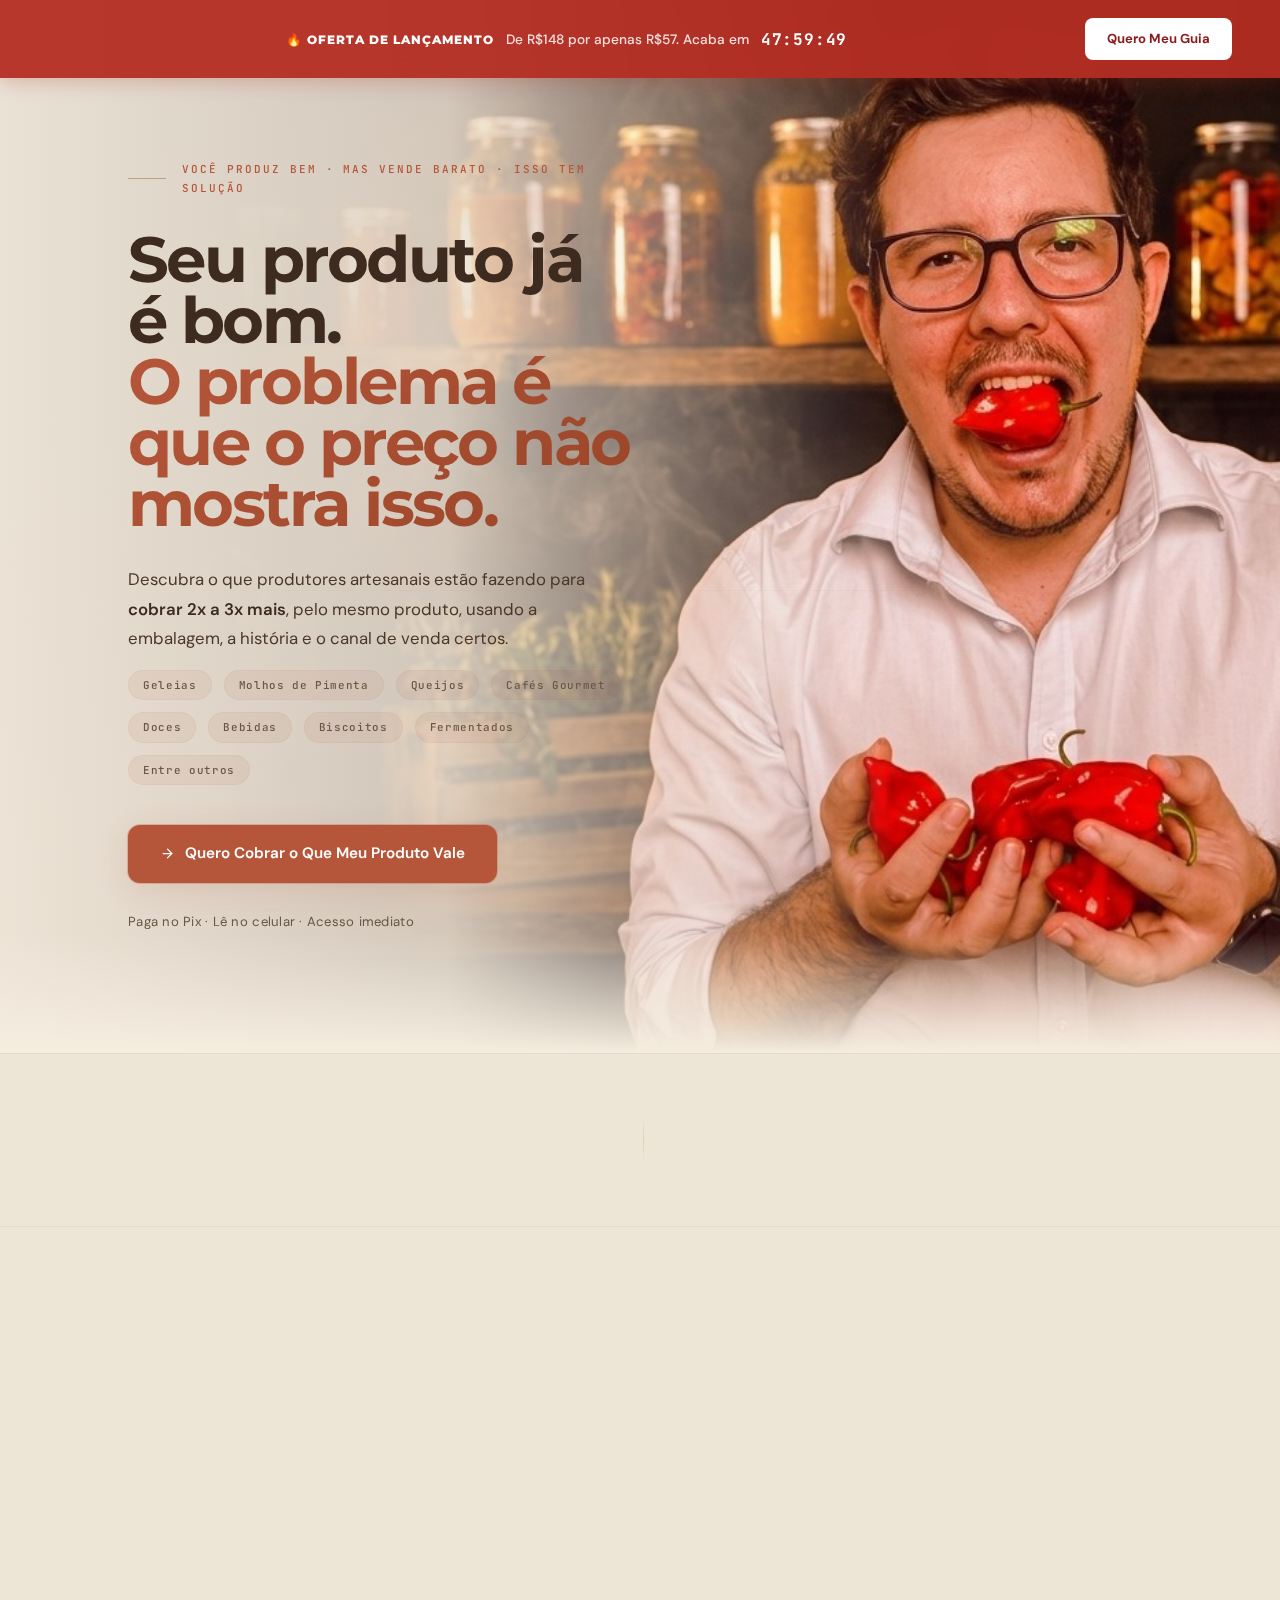
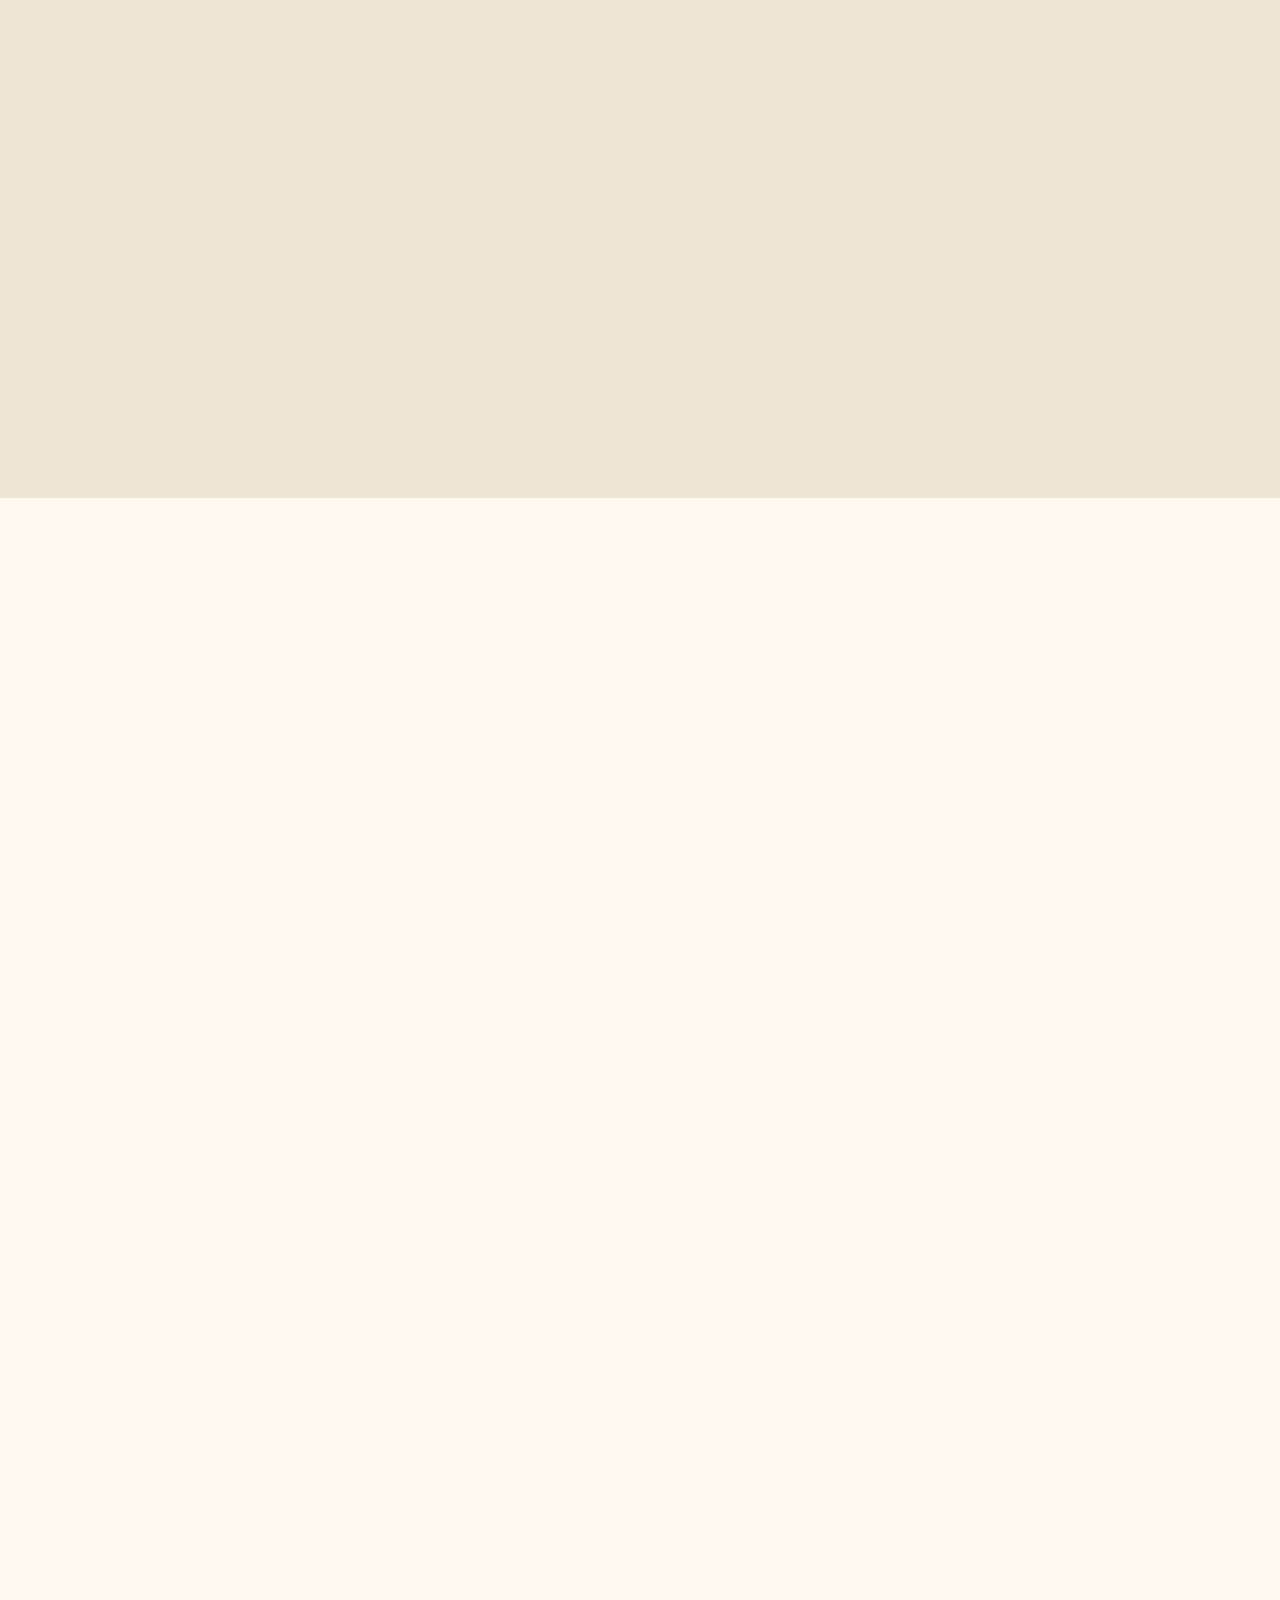
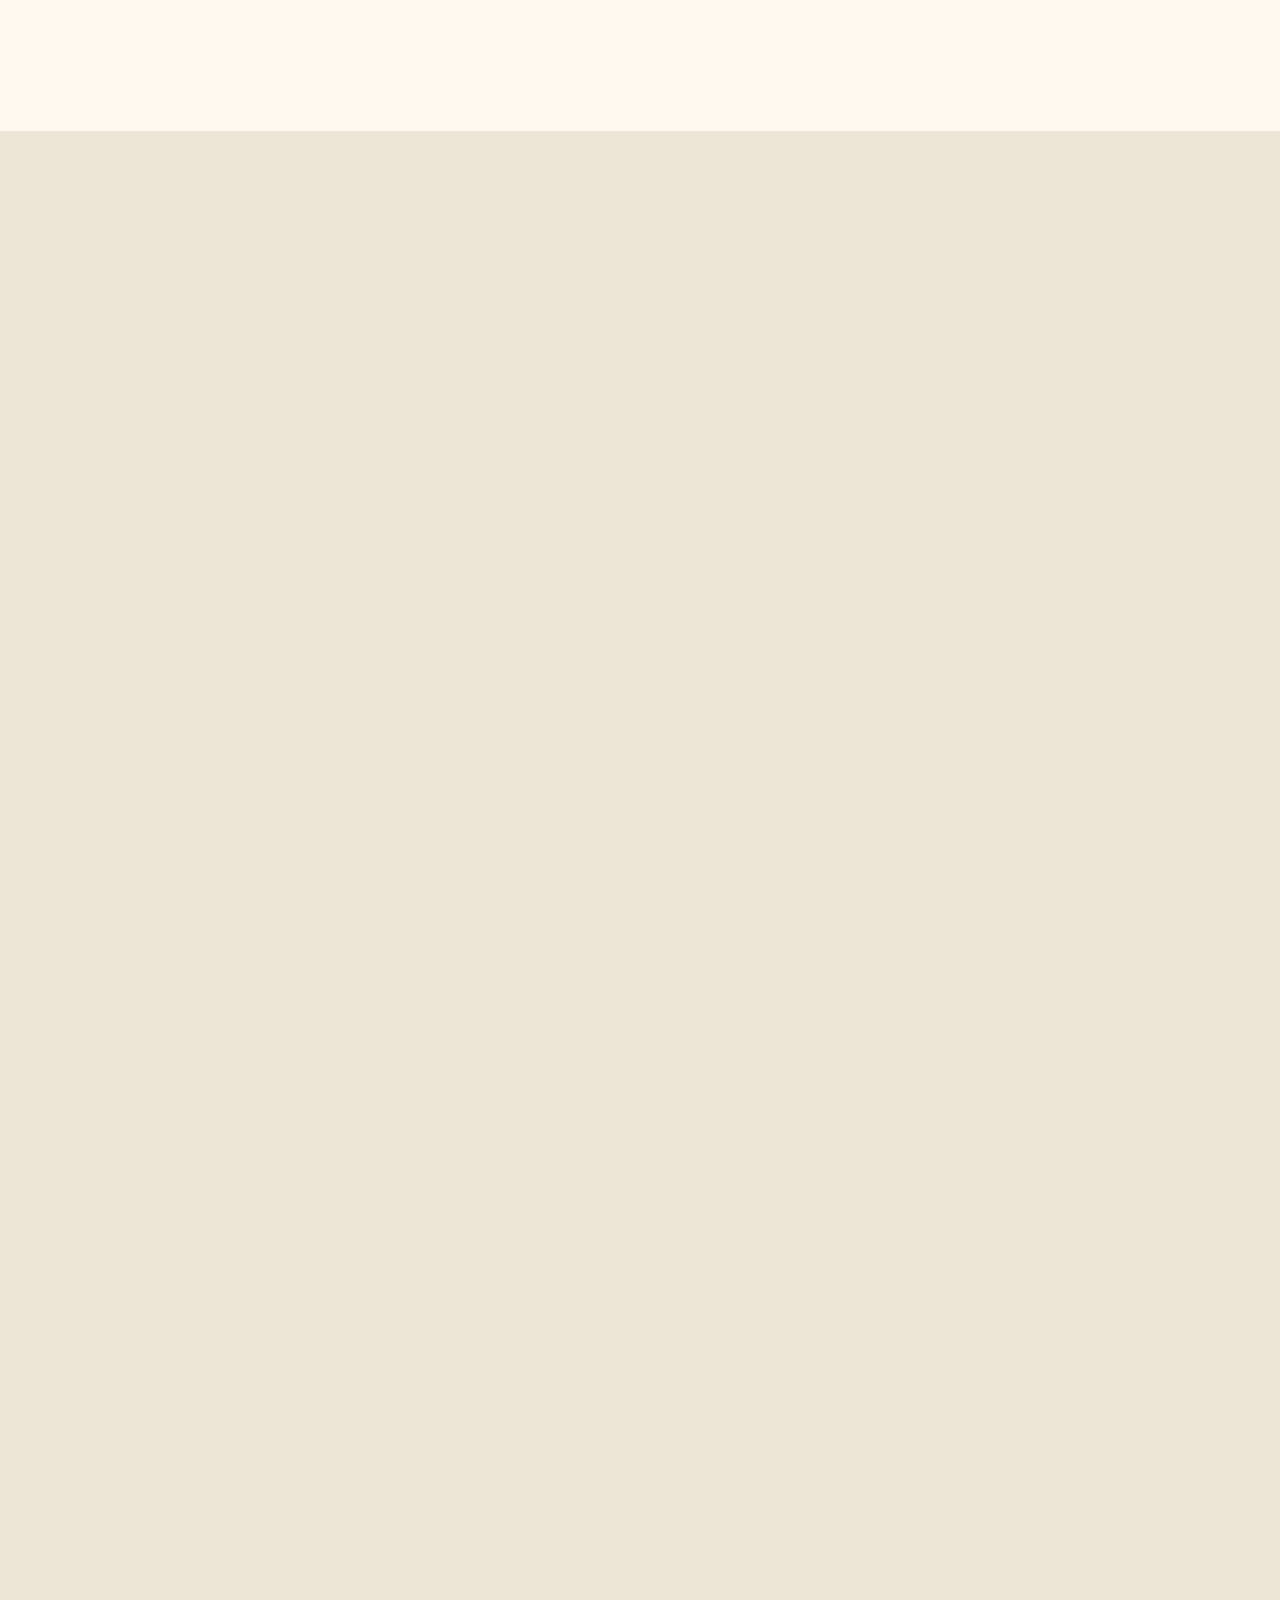
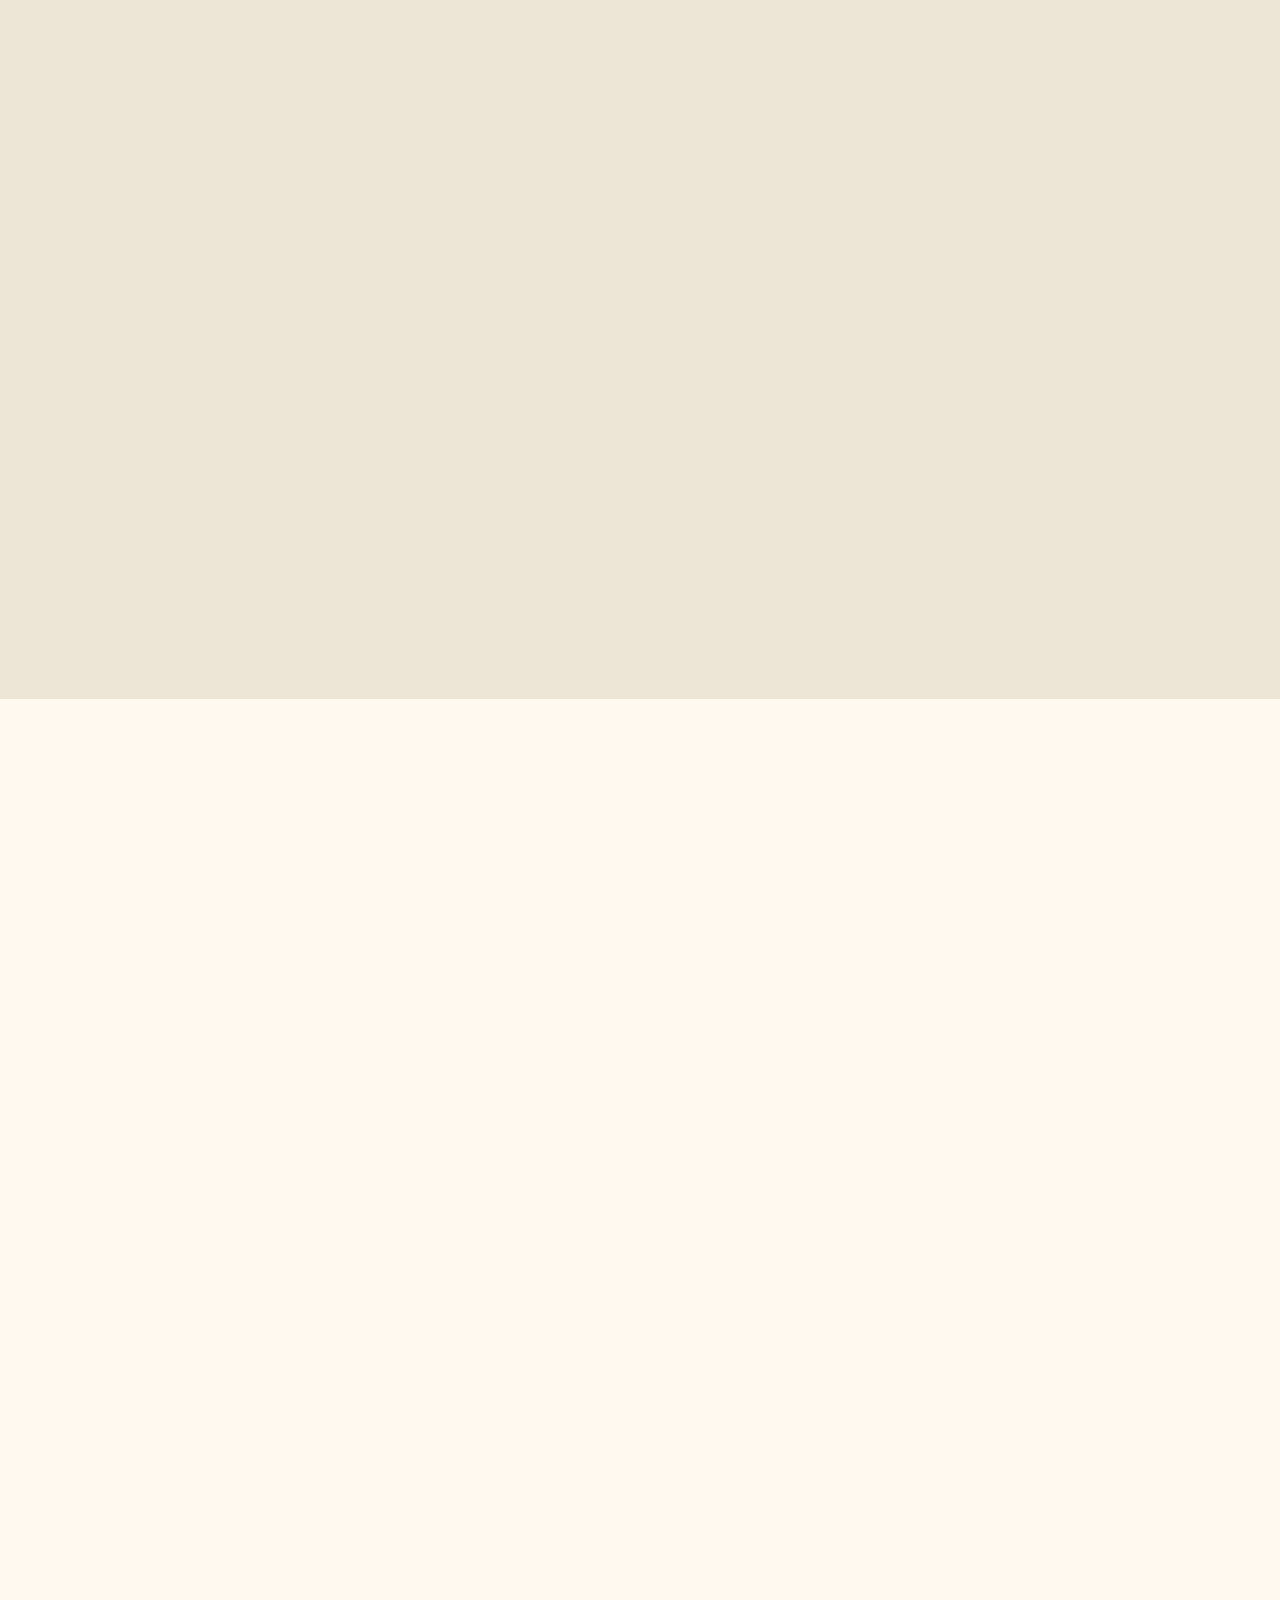
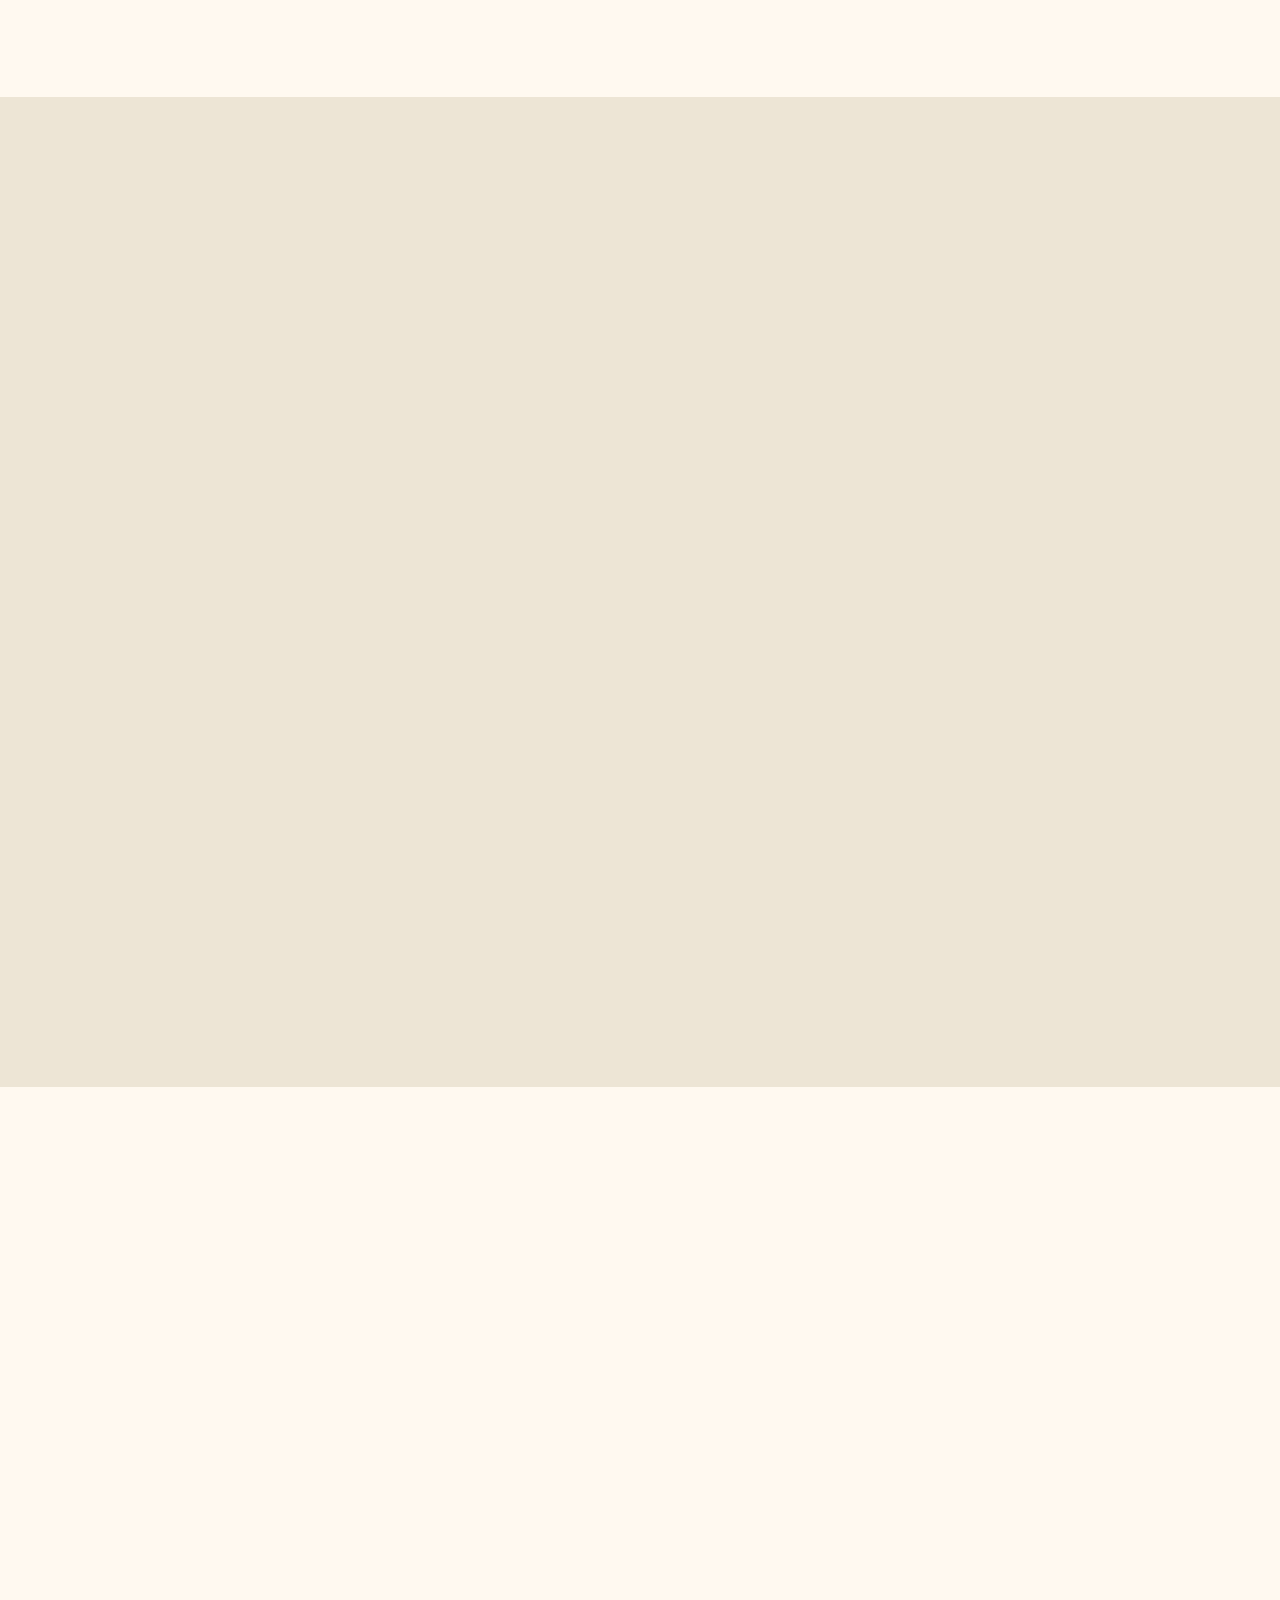
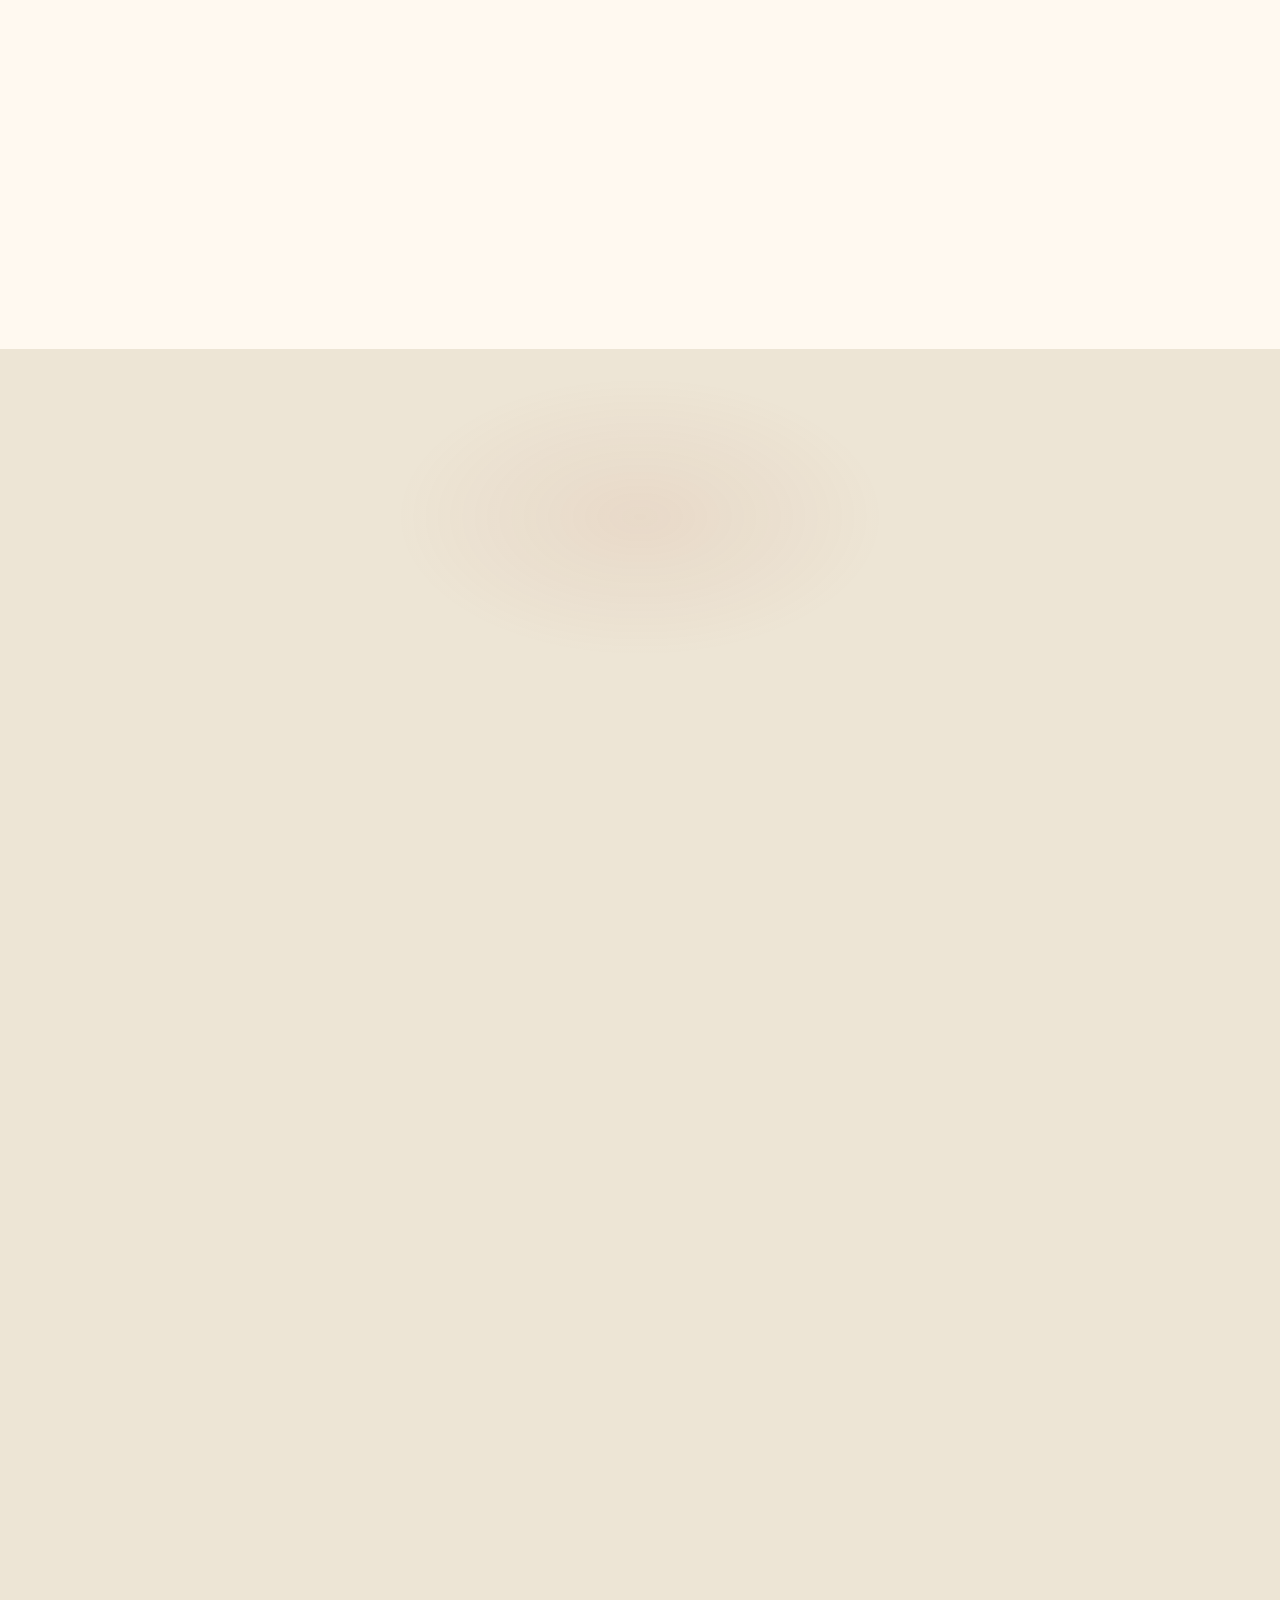
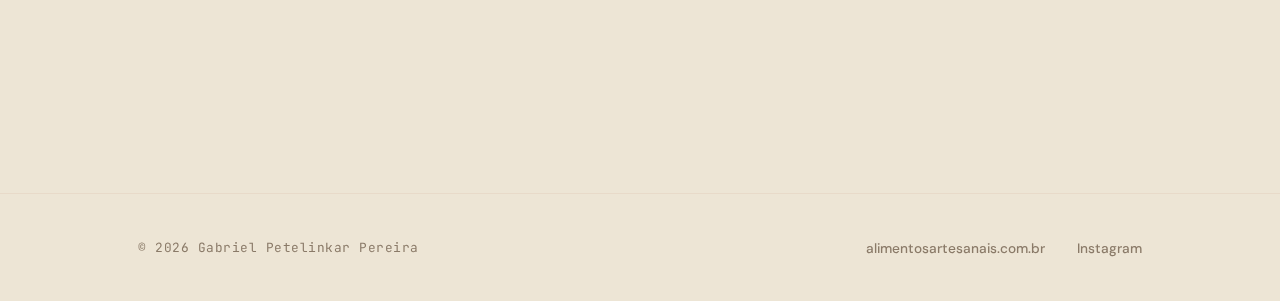
<file: lp-57.html>
<!DOCTYPE html>
<html lang="pt-BR">
<head>
  <meta charset="UTF-8">
  <meta name="viewport" content="width=device-width, initial-scale=1.0">
  <title>Seu produto já é bom. O problema é que o preço não mostra isso.</title>
  <meta name="description" content="Descubra o que produtores artesanais estão fazendo para cobrar 2x a 3x mais usando embalagem, história e canal de venda certos. Ebook com 15 capítulos por R$57.">
  <meta property="og:title" content="Seu produto já é bom. O problema é que o preço não mostra isso.">
  <meta property="og:description" content="Descubra como cobrar 2x a 3x mais pelo mesmo produto artesanal. Ebook estratégico R$57 + 3 bônus.">
  <meta property="og:type" content="product">
  <meta name="theme-color" content="#050505">
  <link rel="preçonnect" href="https://fonts.googleapis.com">
  <link rel="preçonnect" href="https://fonts.gstatic.com" crossorigin>
  <link href="https://fonts.googleapis.com/css2?family=DM+Sans:wght@300;400;500;600&family=Montserrat:wght@400;500;600;700;800;900&family=JetBrains+Mono:wght@400;500&display=swap" rel="stylesheet">
  <style>
    /* ════════════════════════════════════════════════════
       TIER 1: CSS CUSTOM PROPERTIES — OBSIDIAN GOLD
       ════════════════════════════════════════════════════ */
    :root {
      --bg-deep: #EDE5D5;
      --bg-base: #F5EDE0;
      --bg-surface: #FFF9F0;
      --bg-elevated: #FFFFFF;
      --accent: #B5563A;
      --accent-soft: #9A4528;
      --accent-glow: rgba(181, 86, 58, 0.06);
      --accent-glow-md: rgba(181, 86, 58, 0.10);
      --accent-glow-hi: rgba(181, 86, 58, 0.20);
      --text-0: #3D2B1F;
      --text-1: #4A3728;
      --text-2: #6B5744;
      --text-3: #8A7A68;
      --border: rgba(181, 86, 58, 0.08);
      --border-hover: rgba(181, 86, 58, 0.18);
      --heading-font: 'Montserrat', 'Helvetica Neue', Arial, sans-serif;
      --body-font: 'DM Sans', system-ui, sans-serif;
      --label-font: 'JetBrains Mono', monospace;
      --ease: cubic-bezier(0.16, 1, 0.3, 1);
      --ease-out: cubic-bezier(0.33, 1, 0.68, 1);
    }

    /* ════════════════════════════════════════════════════
       RESET & BASE
       ════════════════════════════════════════════════════ */
    *, *::before, *::after { margin: 0; padding: 0; box-sizing: border-box; }
    ::selection { background: rgba(181, 86, 58, 0.2); color: var(--text-0); }

    html {
      scroll-behavior: smooth;
      -webkit-font-smoothing: antialiased;
      -moz-osx-font-smoothing: grayscale;
      text-rendering: optimizeLegibility;
      overflow-x: hidden;
    }

    body {
      font-family: var(--body-font);
      color: var(--text-0);
      background: var(--bg-deep);
      overflow-x: hidden;
      line-height: 1.7;
    }

    ::-webkit-scrollbar { width: 4px; }
    ::-webkit-scrollbar-track { background: transparent; }
    ::-webkit-scrollbar-thumb { background: rgba(181, 86, 58, 0.15); border-radius: 2px; }
    ::-webkit-scrollbar-thumb:hover { background: var(--accent-soft); }

    /* ════════════════════════════════════════════════════
       TIER:enhanced — SCROLL PROGRESS
       ════════════════════════════════════════════════════ */
    .scroll-progress {
      position: fixed; top: 0; left: 0;
      height: 2px;
      background: linear-gradient(90deg, var(--accent), var(--accent-soft));
      z-index: 9998; width: 0%; transition: none;
    }

    /* ════════════════════════════════════════════════════
       BACKGROUND LAYERS — GRAIN (Enhanced)
       ════════════════════════════════════════════════════ */
    .bg-grain {
      position: fixed; inset: 0; z-index: 0; pointer-events: none;
      opacity: 0.03;
      background-image: url("data:image/svg+xml,%3Csvg viewBox='0 0 512 512' xmlns='http://www.w3.org/2000/svg'%3E%3Cfilter id='n'%3E%3CfeTurbulence type='fractalNoise' baseFrequency='0.75' numOctaves='4' stitchTiles='stitch'/%3E%3C/filter%3E%3Crect width='100%25' height='100%25' filter='url(%23n)'/%3E%3C/svg%3E");
      background-size: 256px 256px;
      animation: grain-shift 0.5s steps(4) infinite;
    }
    @keyframes grain-shift {
      0% { transform: translate(0, 0); }
      25% { transform: translate(-2px, 1px); }
      50% { transform: translate(1px, -1px); }
      75% { transform: translate(-1px, 2px); }
      100% { transform: translate(0, 0); }
    }

    /* ════════════════════════════════════════════════════
       LAYOUT
       ════════════════════════════════════════════════════ */
    .content { position: relative; z-index: 1; }
    .container { max-width: 1100px; margin: 0 auto; padding: 0 48px; }

    /* ════════════════════════════════════════════════════
       NAV
       ════════════════════════════════════════════════════ */
    .nav {
      position: fixed; top: 0; left: 0; right: 0; z-index: 100;
      padding: 18px 48px;
      display: flex; align-items: center; justify-content: space-between;
      background: rgba(180, 45, 35, 0.95);
      backdrop-filter: blur(12px);
      -webkit-backdrop-filter: blur(12px);
      box-shadow: 0 2px 20px rgba(180, 45, 35, 0.3);
    }
    .nav-urgency {
      display: flex; align-items: center; gap: 12px;
      flex: 1; justify-content: center;
    }
    .nav-urgency-badge {
      font-family: var(--heading-font); font-size: 0.78rem; font-weight: 800;
      letter-spacing: 0.08em; text-transform: uppercase;
      color: #FFFFFF; white-space: nowrap;
    }
    .nav-urgency-text {
      font-family: var(--body-font); font-size: 0.85rem; font-weight: 500;
      color: rgba(255,255,255,0.85); white-space: nowrap;
    }
    .nav-countdown-timer {
      font-family: var(--label-font); font-size: 1rem; font-weight: 700;
      color: #FFFFFF; letter-spacing: 0.05em;
    }
    .nav-cta {
      font-size: 0.82rem; font-weight: 700;
      color: #8B1A1A; background: #FFFFFF;
      padding: 10px 22px; border-radius: 8px;
      text-decoration: none; transition: box-shadow 0.3s var(--ease), transform 0.15s ease-out;
    }
    .nav-cta:hover { box-shadow: 0 0 20px rgba(255,255,255,0.3); transform: scale(1.03); }

    /* ════════════════════════════════════════════════════
       HERO
       ════════════════════════════════════════════════════ */
    .hero {
      min-height: 100vh; display: flex; align-items: center;
      padding: 160px 0 120px; position: relative; overflow: hidden;
    }
    .hero-horizon {
      position: absolute; top: 56%; left: 0; right: 0; height: 1px;
      background: linear-gradient(90deg, transparent 5%, rgba(181, 86, 58, 0.04) 30%, rgba(181, 86, 58, 0.04) 70%, transparent 95%);
      pointer-events: none;
    }
    .hero .container {
      display: grid;
      grid-template-columns: 1fr;
      gap: 0; align-items: center;
      position: relative; z-index: 2;
      max-width: 600px; margin-left: 80px;
    }

    /* Hero background image */
    .hero-bg {
      position: absolute; inset: 0;
      background: url('hero-desktop.jpg') center center / cover no-repeat;
      z-index: 0;
    }
    .hero-bg::after {
      content: '';
      position: absolute; inset: 0;
      background: linear-gradient(90deg,
        rgba(245, 237, 224, 0.95) 0%,
        rgba(245, 237, 224, 0.82) 35%,
        rgba(245, 237, 224, 0.35) 55%,
        transparent 70%);
      z-index: 1;
    }
    .hero-bg::before {
      content: '';
      position: absolute; bottom: 0; left: 0; right: 0; height: 120px;
      background: linear-gradient(to top, var(--bg-base) 0%, transparent 100%);
      z-index: 2;
    }

    /* Hero text */
    .hero-text { display: flex; flex-direction: column; gap: 32px; }
    .hero-label {
      font-family: var(--label-font);
      font-size: 11px; font-weight: 500;
      letter-spacing: 0.18em; text-transform: uppercase;
      color: var(--accent);
      display: flex; align-items: center; gap: 16px;
      opacity: 0; transform: translateY(12px);
      transition: opacity 0.8s var(--ease) 0.3s, transform 0.8s var(--ease) 0.3s;
    }
    .hero-label.visible { opacity: 1; transform: none; }
    .hero-label::before {
      content: ''; width: 40px; height: 1px;
      background: var(--accent-soft); opacity: 0.4;
    }
    .hero-labels { display: flex; gap: 12px; flex-wrap: wrap; margin-top: -16px; }
    .hero-tag {
      font-family: var(--label-font);
      font-size: 0.68rem; font-weight: 500;
      padding: 5px 14px; border-radius: 20px;
      background: rgba(181, 86, 58, 0.08);
      border: 1px solid rgba(181, 86, 58, 0.06);
      color: var(--text-2); letter-spacing: 0.06em;
    }

    .hero-name {
      font-family: var(--heading-font);
      font-size: clamp(2.8rem, 5vw, 4rem);
      font-weight: 700;
      line-height: 0.95;
      letter-spacing: -0.04em;
      color: var(--text-0);
    }
    .hero-name .last {
      display: block;
      background: linear-gradient(135deg, var(--accent) 0%, var(--accent-soft) 100%);
      -webkit-background-clip: text; -webkit-text-fill-color: transparent;
      background-clip: text;
    }

    .hero-desc {
      font-size: 1.05rem; font-weight: 400;
      color: var(--text-1); line-height: 1.75;
      max-width: 560px;
      opacity: 0; transform: translateY(16px);
      transition: opacity 0.8s var(--ease) 0.9s, transform 0.8s var(--ease) 0.9s;
    }
    .hero-desc.visible { opacity: 1; transform: none; }
    .hero-desc strong { color: var(--text-0); font-weight: 600; }

    .hero-actions {
      display: flex; gap: 16px; padding-top: 8px;
      opacity: 0; transform: translateY(16px);
      transition: opacity 0.8s var(--ease) 1.1s, transform 0.8s var(--ease) 1.1s;
    }
    .hero-actions.visible { opacity: 1; transform: none; }
    .hero-micro {
      font-size: 0.82rem; color: var(--text-2);
      letter-spacing: 0.02em;
      opacity: 0; transform: translateY(12px);
      transition: opacity 0.8s var(--ease) 1.3s, transform 0.8s var(--ease) 1.3s;
    }
    .hero-micro.visible { opacity: 1; transform: none; }

    /* ════════════════════════════════════════════════════
       ATOMS: BUTTONS
       ════════════════════════════════════════════════════ */
    .btn {
      font-family: var(--body-font);
      font-size: 0.95rem;
      font-weight: 600;
      text-decoration: none;
      padding: 16px 32px;
      border-radius: 12px;
      border: none; display: inline-flex; align-items: center; gap: 10px;
      transition: box-shadow 0.4s var(--ease), transform 0.15s ease-out;
      will-change: transform; position: relative;
    }
    .btn-primary {
      background: var(--accent); color: #FFFFFF;
      box-shadow: 0 0 0 1px rgba(181, 86, 58, 0.3), 0 8px 32px rgba(181, 86, 58, 0.15);
    }
    .btn-primary:hover {
      box-shadow: 0 0 32px rgba(181, 86, 58, 0.25);
      transform: scale(1.02);
    }
    .btn-ghost {
      background: transparent;
      color: var(--text-1);
      box-shadow: inset 0 0 0 1px var(--border);
    }
    .btn-ghost:hover {
      box-shadow: inset 0 0 0 1px var(--border-hover);
      color: var(--text-0);
      background: rgba(181, 86, 58, 0.08);
    }
    .btn svg { width: 15px; height: 15px; }

    /* ════════════════════════════════════════════════════
       PROOF BAR
       ════════════════════════════════════════════════════ */
    .proof-bar { border-top: 1px solid var(--border); border-bottom: 1px solid var(--border); padding: 36px 0; }
    .proof-inner { display: flex; justify-content: center; gap: 72px; align-items: baseline; }
    .proof-stat { text-align: center; }
    .proof-value {
      font-family: var(--heading-font);
      font-size: 3rem;
      font-weight: 700; color: var(--text-0);
      letter-spacing: -0.03em; line-height: 1;
      font-variant-numeric: tabular-nums;
    }
    .proof-value .counter-suffix { color: var(--accent); font-size: 1.2rem; }
    .proof-icon {
      width: 18px; height: 18px; color: var(--accent); opacity: 0.6;
      margin-bottom: 8px;
    }
    .proof-label {
      font-size: 0.8rem; font-weight: 500;
      color: var(--text-2); letter-spacing: 0.02em;
    }
    .proof-sep {
      width: 1px; height: 44px;
      background: linear-gradient(to bottom, transparent, var(--border-hover), transparent);
      align-self: center;
    }

    /* ════════════════════════════════════════════════════
       SECTIONS
       ════════════════════════════════════════════════════ */
    .section { padding: 64px 0; position: relative; }
    .section-eyebrow {
      font-family: var(--label-font);
      font-size: 0.75rem;
      font-weight: 500; letter-spacing: 0.18em; text-transform: uppercase;
      color: var(--text-3); margin-bottom: 16px;
      display: flex; align-items: center; gap: 12px;
    }
    .section-eyebrow .num { color: var(--accent); opacity: 0.5; }
    .section-title {
      font-family: var(--heading-font);
      font-size: clamp(1.8rem, 3.5vw, 2.8rem);
      font-weight: 700; color: var(--text-0);
      letter-spacing: -0.03em; line-height: 1.1;
      margin-bottom: 40px; max-width: 600px;
    }
    .section-title em { font-style: normal; color: var(--text-2); font-weight: 500; }

    /* ════════════════════════════════════════════════════
       RESULT CARDS (Resultados Reais)
       ════════════════════════════════════════════════════ */
    .results-grid {
      display: grid;
      grid-template-columns: 1fr 1fr;
      gap: 20px;
    }
    .result-card {
      background: var(--bg-base);
      border: 1px solid var(--border);
      border-radius: 20px;
      padding: 44px 40px;
      transition: all 0.5s var(--ease);
      position: relative; overflow: hidden;
    }
    .result-card:hover { border-color: var(--border-hover); transform: translateY(-2px); }
    .result-card--hero {
      grid-column: 1 / -1;
      background: linear-gradient(135deg, var(--bg-surface) 0%, var(--bg-base) 60%);
      display: grid; grid-template-columns: auto 1fr; gap: 48px; align-items: center;
      border-color: rgba(181, 86, 58, 0.1);
    }
    .result-metric {
      font-family: var(--heading-font);
      font-size: 4rem; font-weight: 900;
      color: var(--accent); line-height: 1;
      letter-spacing: -0.04em;
      white-space: nowrap;
    }
    .result-metric-sm {
      font-family: var(--heading-font);
      font-size: 2.4rem; font-weight: 800;
      color: var(--accent); line-height: 1;
      letter-spacing: -0.03em;
      margin-bottom: 16px;
    }
    .result-title {
      font-family: var(--heading-font);
      font-size: 1.2rem; font-weight: 700;
      color: var(--text-0); margin-bottom: 10px;
      letter-spacing: -0.02em; line-height: 1.3;
    }
    .result-card--hero .result-title { font-size: 1.4rem; }
    .result-desc {
      font-size: 0.9rem; color: var(--text-2);
      line-height: 1.65;
    }
    .result-source {
      font-family: var(--label-font);
      font-size: 0.65rem; color: var(--text-3);
      letter-spacing: 0.08em; text-transform: uppercase;
      margin-top: 16px; opacity: 0.7;
    }
    .result-tag {
      display: inline-block;
      font-family: var(--label-font);
      font-size: 0.65rem; font-weight: 500;
      padding: 4px 12px; border-radius: 20px;
      background: rgba(181, 86, 58, 0.08);
      border: 1px solid var(--border);
      color: var(--text-2); letter-spacing: 0.06em;
      margin-top: 16px;
    }

    /* ════════════════════════════════════════════════════
       PILLAR CARDS (O Que Você Recebe)
       ════════════════════════════════════════════════════ */
    .pillars-grid {
      display: grid;
      grid-template-columns: repeat(3, 1fr);
      gap: 20px;
    }
    .pillar-card {
      background: var(--bg-base);
      border: 1px solid var(--border);
      border-radius: 20px;
      padding: 44px 36px;
      transition: all 0.5s var(--ease);
      position: relative; overflow: hidden;
      display: flex; flex-direction: column;
    }
    .pillar-card:hover { transform: translateY(-3px); }
    .pillar-card::before {
      content: '';
      position: absolute; top: 0; left: 0; right: 0;
      height: 3px; border-radius: 20px 20px 0 0;
    }
    .pillar-card--criar::before { background: linear-gradient(90deg, #D4A853, #C49B45); }
    .pillar-card--vender::before { background: linear-gradient(90deg, #C45B3A, #B04E30); }
    .pillar-card--escalar::before { background: linear-gradient(90deg, #5B8C3E, #4A7832); }
    .pillar-card--criar:hover { border-color: rgba(181, 86, 58, 0.14); }
    .pillar-card--vender:hover { border-color: rgba(196, 91, 58, 0.14); }
    .pillar-card--escalar:hover { border-color: rgba(91, 140, 62, 0.14); }
    .pillar-number {
      font-family: var(--heading-font);
      font-size: 4rem; font-weight: 900;
      line-height: 1; letter-spacing: -0.04em;
      margin-bottom: 20px; opacity: 0.12;
    }
    .pillar-card--criar .pillar-number { color: #D4A853; }
    .pillar-card--vender .pillar-number { color: #C45B3A; }
    .pillar-card--escalar .pillar-number { color: #5B8C3E; }
    .pillar-name {
      font-family: var(--heading-font);
      font-size: 1.5rem; font-weight: 800;
      color: var(--text-0); letter-spacing: -0.02em;
      margin-bottom: 8px; text-transform: uppercase;
    }
    .pillar-chapters {
      font-family: var(--label-font);
      font-size: 0.7rem; color: var(--text-3);
      letter-spacing: 0.1em; text-transform: uppercase;
      margin-bottom: 20px;
    }
    .pillar-desc {
      font-size: 0.9rem; color: var(--text-2);
      line-height: 1.65; flex: 1;
    }
    .pillar-topics {
      list-style: none; margin-top: 24px;
      border-top: 1px solid var(--border);
      padding-top: 20px;
    }
    .pillar-topics li {
      font-size: 0.82rem; color: var(--text-2);
      padding: 6px 0; display: flex; align-items: center; gap: 10px;
    }
    .pillar-topics li::before {
      content: '';
      width: 5px; height: 5px; border-radius: 50%;
      flex-shrink: 0;
    }
    .pillar-card--criar .pillar-topics li::before { background: #D4A853; }
    .pillar-card--vender .pillar-topics li::before { background: #C45B3A; }
    .pillar-card--escalar .pillar-topics li::before { background: #5B8C3E; }

    /* ════════════════════════════════════════════════════
       QUOTE
       ════════════════════════════════════════════════════ */
    .quote-section { padding: 80px 0; text-align: center; position: relative; }
    .quote-section::before {
      content: ''; position: absolute; inset: 0;
      background: radial-gradient(ellipse 50% 40% at 50% 50%, rgba(181, 86, 58, 0.08) 0%, transparent 70%);
      pointer-events: none;
    }
    .quote-mark {
      font-family: var(--heading-font);
      font-size: 8rem;
      line-height: 0.6; color: var(--accent);
      opacity: 0.15;
      display: block; margin-bottom: -8px;
    }
    .quote-text {
      font-family: var(--heading-font);
      font-size: clamp(1.4rem, 3vw, 1.5rem);
      font-weight: 500; color: var(--text-0);
      line-height: 1.5; max-width: 640px;
      margin: 0 auto 28px; letter-spacing: -0.01em;
    }
    .quote-attr {
      font-family: var(--label-font);
      font-size: 0.8rem;
      font-weight: 500; color: var(--text-3);
      letter-spacing: 0.12em; text-transform: uppercase;
    }

    /* ════════════════════════════════════════════════════
       STACK LIST
       ════════════════════════════════════════════════════ */
    .stack-list { display: grid; grid-template-columns: 1fr 1fr; gap: 8px; }
    .stack-item {
      display: flex; align-items: center; gap: 20px;
      padding: 28px 0;
      border-radius: 16px;
      border: 1px solid transparent;
      transition: all 0.4s var(--ease);
    }
    .stack-item:hover { background: var(--bg-base); border-color: var(--border); padding-left: 20px; padding-right: 20px; }
    .stack-dot {
      width: 8px; height: 8px;
      border-radius: 50%;
      background: var(--accent); flex-shrink: 0;
      box-shadow: 0 0 12px rgba(181, 86, 58, 0.25);
    }
    .stack-name {
      font-family: var(--heading-font);
      font-size: 1.05rem;
      font-weight: 600; color: var(--text-0); letter-spacing: -0.01em;
    }
    .stack-detail {
      font-size: 0.88rem;
      color: var(--text-3); line-height: 1.55; margin-top: 2px;
    }

    /* ════════════════════════════════════════════════════
       CTA SECTION
       ════════════════════════════════════════════════════ */
    /* ════════════════════════════════════════════════════
       IDENTIFICATION — Dor / Espelho
       ════════════════════════════════════════════════════ */
    .pain-section { text-align: center; }
    .pain-section .section-eyebrow { justify-content: center; }
    .pain-section .section-title { max-width: 100%; margin-left: auto; margin-right: auto; text-align: center; }
    .pain-lead {
      font-size: 1.15rem; color: var(--text-1); line-height: 1.8;
      max-width: 600px; margin: 0 auto 36px; text-align: center;
    }
    .pain-lead strong { color: var(--text-0); }
    .pain-grid {
      display: grid; grid-template-columns: repeat(3, 1fr);
      gap: 20px; max-width: 900px; margin: 0 auto;
    }
    .pain-item {
      display: flex; flex-direction: column; align-items: center; gap: 16px;
      padding: 32px 24px; border-radius: 16px;
      background: rgba(181, 86, 58, 0.03);
      border: 1px solid rgba(181, 86, 58, 0.06);
      text-align: center; cursor: default;
      transition: transform 0.3s var(--ease), border-color 0.3s var(--ease), background 0.3s var(--ease), box-shadow 0.3s var(--ease);
    }
    .pain-item:hover {
      transform: translateY(-6px);
      border-color: rgba(181, 86, 58, 0.2);
      background: rgba(181, 86, 58, 0.06);
      box-shadow: 0 12px 32px rgba(181, 86, 58, 0.08);
    }
    .pain-icon-wrap {
      width: 56px; height: 56px; border-radius: 14px;
      background: rgba(181, 86, 58, 0.08);
      border: 1px solid rgba(181, 86, 58, 0.1);
      display: flex; align-items: center; justify-content: center;
      transition: background 0.3s var(--ease), transform 0.3s var(--ease), box-shadow 0.3s var(--ease);
      flex-shrink: 0;
    }
    .pain-item:hover .pain-icon-wrap {
      background: rgba(181, 86, 58, 0.15);
      transform: scale(1.08);
      box-shadow: 0 0 20px rgba(181, 86, 58, 0.15);
    }
    .pain-icon {
      width: 24px; height: 24px;
      color: var(--accent); opacity: 0.85;
    }
    .pain-text {
      font-size: 0.92rem; color: var(--text-1); line-height: 1.55;
      font-weight: 500;
    }
    @keyframes pain-pulse {
      0%, 100% { box-shadow: 0 0 0 0 rgba(181, 86, 58, 0.15); }
      50% { box-shadow: 0 0 0 8px rgba(181, 86, 58, 0); }
    }
    .pain-item.visible .pain-icon-wrap {
      animation: pain-pulse 2s ease-in-out 1;
    }
    .section--light .pain-item {
      background: rgba(181, 86, 58, 0.04);
      border-color: rgba(181, 86, 58, 0.1);
    }
    .section--light .pain-item:hover {
      border-color: rgba(181, 86, 58, 0.25);
      background: rgba(181, 86, 58, 0.08);
      box-shadow: 0 12px 32px rgba(181, 86, 58, 0.08);
    }
    .section--light .pain-icon-wrap {
      background: rgba(181, 86, 58, 0.08);
      border-color: rgba(181, 86, 58, 0.12);
    }
    .section--light .pain-item:hover .pain-icon-wrap {
      background: rgba(181, 86, 58, 0.18);
      box-shadow: 0 0 20px rgba(181, 86, 58, 0.12);
    }
    .section--light .pain-text { color: #3D2B1F; }
    .section--light .pain-icon { color: #B5563A; }
    .section--light .pain-lead { color: #4A3728; }
    .section--light .pain-lead strong { color: #3D2B1F; }

    /* ════════════════════════════════════════════════════
       PARA QUEM É / NÃO É
       ════════════════════════════════════════════════════ */
    .audience-section { text-align: center; }
    .audience-section .section-eyebrow { justify-content: center; }
    .audience-section .section-title { max-width: 100%; margin-left: auto; margin-right: auto; text-align: center; }
    .audience-grid {
      display: grid; grid-template-columns: 1fr 1fr;
      gap: 24px; max-width: 760px; margin: 0 auto;
    }
    .audience-card {
      padding: 32px 28px; border-radius: 16px; text-align: left;
    }
    .audience-card--yes {
      background: rgba(181, 86, 58, 0.06);
      border: 1px solid rgba(181, 86, 58, 0.12);
    }
    .audience-card--no {
      background: rgba(255, 255, 255, 0.02);
      border: 1px solid rgba(255, 255, 255, 0.06);
    }
    .audience-card h3 {
      font-family: var(--heading-font);
      font-size: 1.1rem; font-weight: 700;
      margin-bottom: 20px; display: flex; align-items: center; gap: 10px;
    }
    .audience-card--yes h3 { color: var(--accent); }
    .audience-card--no h3 { color: var(--text-3); }
    .audience-card ul { list-style: none; padding: 0; margin: 0; }
    .audience-card li {
      font-size: 0.9rem; color: var(--text-1);
      padding: 8px 0; display: flex; align-items: flex-start; gap: 10px;
      line-height: 1.5;
    }
    .audience-card--yes li::before { content: '✓'; color: var(--accent); font-weight: 700; flex-shrink: 0; }
    .audience-card--no li::before { content: '✗'; color: var(--text-3); font-weight: 700; flex-shrink: 0; }
    .section--light .audience-card--yes {
      background: rgba(181, 86, 58, 0.06); border-color: rgba(181, 86, 58, 0.15);
    }
    .section--light .audience-card--yes h3 { color: #B5563A; }
    .section--light .audience-card--yes li { color: #4A3728; }
    .section--light .audience-card--yes li::before { color: #B5563A; }
    .section--light .audience-card--no {
      background: rgba(0, 0, 0, 0.02); border-color: rgba(0, 0, 0, 0.08);
    }
    .section--light .audience-card--no h3 { color: #8A7A68; }
    .section--light .audience-card--no li { color: #6B5744; }
    .section--light .audience-card--no li::before { color: #8A7A68; }

    /* ════════════════════════════════════════════════════
       VALUE STACK — Bônus (Hormozi)
       ════════════════════════════════════════════════════ */
    .value-stack { text-align: center; }
    .value-stack .section-eyebrow { justify-content: center; }
    .value-stack .section-title { margin-bottom: 32px; text-align: center; max-width: 100%; margin-left: auto; margin-right: auto; }
    .stack-grid {
      display: grid; grid-template-columns: repeat(2, 1fr);
      gap: 24px; max-width: 720px; margin: 0 auto 48px;
    }
    .bonus-card {
      background: rgba(181, 86, 58, 0.04);
      border: 1px solid rgba(181, 86, 58, 0.08);
      border-radius: 16px; padding: 36px 28px;
      text-align: left; position: relative; overflow: hidden;
      transition: border-color 0.3s var(--ease), transform 0.3s var(--ease);
    }
    .bonus-card:hover {
      border-color: rgba(181, 86, 58, 0.18);
      transform: translateY(-4px);
    }
    .bonus-badge {
      font-family: var(--label-font);
      font-size: 0.6rem; font-weight: 600;
      letter-spacing: 0.14em; text-transform: uppercase;
      color: var(--bg-deep); background: var(--accent);
      padding: 4px 12px; border-radius: 20px;
      display: inline-block; margin-bottom: 20px;
    }
    .bonus-icon {
      width: 40px; height: 40px; margin-bottom: 16px; display: block;
      color: var(--accent); opacity: 0.7;
    }
    .bonus-img {
      width: 100%; border-radius: 10px; margin-bottom: 16px; display: block;
      aspect-ratio: 1; object-fit: cover;
    }
    .section--light .bonus-icon { color: #B5563A; }
    .bonus-name {
      font-family: var(--heading-font);
      font-size: 1.15rem; font-weight: 700;
      color: var(--text-0); margin-bottom: 10px;
      line-height: 1.2;
    }
    .bonus-desc {
      font-size: 0.88rem; color: var(--text-2);
      line-height: 1.6; margin-bottom: 16px;
    }
    .bonus-value {
      font-family: var(--label-font);
      font-size: 0.7rem; color: var(--accent);
      letter-spacing: 0.08em;
    }
    .bonus-value s {
      color: var(--text-3); text-decoration: line-through;
      margin-right: 6px;
    }

    /* ════════════════════════════════════════════════════
       ORDER BUMP
       ════════════════════════════════════════════════════ */
    .value-total {
      max-width: 560px; margin: 0 auto;
      background: rgba(181, 86, 58, 0.03);
      border: 1px dashed rgba(181, 86, 58, 0.15);
      border-radius: 16px; padding: 36px 40px;
      text-align: center;
    }
    .value-total-label {
      font-family: var(--label-font);
      font-size: 0.7rem; letter-spacing: 0.14em;
      text-transform: uppercase; color: var(--text-3);
      margin-bottom: 12px;
    }
    .value-total-original {
      font-family: var(--heading-font);
      font-size: 1.5rem; font-weight: 700;
      color: var(--text-3); text-decoration: line-through;
      margin-bottom: 4px;
    }
    .value-total-price {
      font-family: var(--heading-font);
      font-size: 2.8rem; font-weight: 800;
      color: var(--accent); line-height: 1;
      margin-bottom: 8px;
    }
    .value-total-note {
      font-size: 0.82rem; color: var(--text-2);
    }
    .value-items {
      list-style: none; padding: 0; margin: 24px 0 0;
      text-align: left; max-width: 360px;
      margin-left: auto; margin-right: auto;
    }
    .value-items li {
      font-size: 0.88rem; color: var(--text-1);
      padding: 6px 0; display: flex; align-items: center; gap: 10px;
    }
    .value-items li::before {
      content: '✓'; color: var(--accent);
      font-weight: 700; font-size: 0.9rem;
      flex-shrink: 0;
    }

    .cta-section { padding: 72px 0; text-align: center; position: relative; overflow: hidden; }
    .cta-section::before {
      content: ''; position: absolute; bottom: 40%; left: 50%;
      transform: translateX(-50%);
      width: 100%; max-width: 700px; height: 400px;
      background: radial-gradient(ellipse 50% 50% at 50% 50%, rgba(181, 86, 58, 0.08) 0%, transparent 70%);
      pointer-events: none;
    }
    .cta-title {
      font-family: var(--heading-font);
      font-size: clamp(2.2rem, 4.5vw, 3rem);
      font-weight: 700; color: var(--text-0);
      letter-spacing: -0.04em; line-height: 1.0; margin-bottom: 24px;
    }
    .cta-title span {
      background: linear-gradient(135deg, var(--accent) 0%, var(--accent-soft) 100%);
      -webkit-background-clip: text; -webkit-text-fill-color: transparent;
      background-clip: text;
    }
    .cta-desc {
      font-size: 1.05rem;
      color: var(--text-2); line-height: 1.7;
      max-width: 480px;
      margin: 0 auto 44px;
    }
    .cta-price {
      font-family: var(--heading-font);
      font-size: 2rem; font-weight: 700;
      color: var(--accent); margin-bottom: 8px;
    }
    .cta-price-note {
      font-size: 0.85rem; color: var(--text-3);
      margin-bottom: 32px;
    }
    .cta-guarantee {
      font-family: var(--label-font);
      font-size: 0.7rem; color: var(--text-3);
      letter-spacing: 0.1em; text-transform: uppercase;
      margin-top: 24px; opacity: 0.7;
    }

    /* ════════════════════════════════════════════════════
       FOOTER
       ════════════════════════════════════════════════════ */
    .footer { padding: 40px 0; border-top: 1px solid var(--border); }
    .footer .container { display: flex; justify-content: space-between; align-items: center; }
    .footer-left {
      font-family: var(--label-font);
      font-size: 0.8rem;
      color: var(--text-3); letter-spacing: 0.04em;
    }
    .footer-links { display: flex; gap: 32px; list-style: none; }
    .footer-links a {
      font-size: 0.85rem; font-weight: 500;
      color: var(--text-3); text-decoration: none;
      transition: color 0.3s var(--ease);
    }
    .footer-links a:hover { color: var(--text-0); }

    /* ════════════════════════════════════════════════════
       LIGHT SECTIONS
       ════════════════════════════════════════════════════ */
    .section--light {
      background: #FFF9F0;
      position: relative;
    }
    .section--light .section-eyebrow { color: #6B5744; }
    .section--light .section-eyebrow .num { color: #B5563A; }
    .section--light .section-title { color: #3D2B1F; }
    .section--light .section-title em { color: #6B5744; }

    /* Results on light */
    .section--light .result-card {
      background: #FFFFFF;
      border-color: rgba(0, 0, 0, 0.06);
      box-shadow: 0 1px 3px rgba(0, 0, 0, 0.04);
    }
    .section--light .result-card:hover {
      border-color: rgba(181, 86, 58, 0.2);
      box-shadow: 0 8px 32px rgba(0, 0, 0, 0.06);
    }
    .section--light .result-card--hero {
      background: linear-gradient(135deg, #FFFFFF 0%, #F7F2E8 60%);
      border-color: rgba(181, 86, 58, 0.12);
    }
    .section--light .result-metric { color: #B5563A; }
    .section--light .result-metric-sm { color: #B5563A; }
    .section--light .result-title { color: #1A1A1A; }
    .section--light .result-desc { color: #4A4A4A; }
    .section--light .result-source { color: #8A8A8A; }
    .section--light .result-tag {
      background: rgba(181, 86, 58, 0.08);
      border-color: rgba(181, 86, 58, 0.15);
      color: #6B5744;
    }

    /* Bonus cards on light */
    .section--light .bonus-card {
      background: rgba(181, 86, 58, 0.06);
      border-color: rgba(181, 86, 58, 0.12);
    }
    .section--light .bonus-card:hover { border-color: rgba(181, 86, 58, 0.25); }
    .section--light .bonus-name { color: #3D2B1F; }
    .section--light .bonus-desc { color: #4A3728; }
    .section--light .bonus-badge { background: #B5563A; color: #FAF5EB; }
    .section--light .bonus-value { color: #B5563A; }
    .section--light .bonus-value s { color: #8A7A68; }
    .section--light .value-total {
      background: rgba(181, 86, 58, 0.05);
      border-color: rgba(181, 86, 58, 0.2);
    }
    .section--light .value-total-label { color: #8A7A68; }
    .section--light .value-total-original { color: #8A7A68; }
    .section--light .value-total-price { color: #B5563A; }
    .section--light .value-total-note { color: #6B5744; }
    .section--light .value-items li { color: #3D2B1F; }
    .section--light .value-items li::before { color: #B5563A; }

    /* Entregáveis on light */
    .section--light .entregavel-sub { color: #4A3728; }
    .section--light .entregavel-sub strong { color: #3D2B1F; }
    .section--light .entregavel-block {
      background: #FFFFFF; border-color: rgba(0,0,0,0.08);
      box-shadow: 0 1px 4px rgba(0,0,0,0.05);
    }
    .section--light .entregavel-block:hover { border-color: rgba(184,146,46,0.25); box-shadow: 0 8px 24px rgba(0,0,0,0.08); }
    .section--light .entregavel-title { color: #3D2B1F; }
    .section--light .entregavel-desc { color: #4A3728; }
    .section--light .entregavel-arrow { color: #B5563A; }

    /* Oferta items on light */
    .section--light .oferta-items li { color: #3D2B1F; }
    .section--light .oferta-items li::before { color: #B5563A; }
    .section--light .oferta-items li .value { color: #6B5744; }
    .section--light .oferta-payment { color: #4A3728; }

    /* FAQ on light */
    .section--light .faq-q { color: #1A1A1A; }
    .section--light .faq-q:hover { color: #B5563A; }
    .section--light .faq-q::after { color: #B5563A; }
    .section--light .faq-item { border-color: rgba(0,0,0,0.08); }
    .section--light .faq-a { color: #4A3728; }

    /* Quote on light */
    .quote-section--light {
      background: #FFF9F0;
    }
    .quote-section--light::before {
      background: radial-gradient(ellipse 50% 40% at 50% 50%, rgba(181, 86, 58, 0.06) 0%, transparent 70%);
    }
    .quote-section--light .quote-mark { color: #B5563A; opacity: 0.2; }
    .quote-section--light .quote-text { color: #1A1A1A; }
    .quote-section--light .quote-attr { color: #8A7A68; }

    /* Dividers between light/dark */
    .divider--fade-to-light {
      height: 1px;
      background: linear-gradient(90deg, transparent, rgba(181, 86, 58, 0.12), transparent);
    }
    .divider--fade-to-dark {
      height: 1px;
      background: linear-gradient(90deg, transparent, rgba(181, 86, 58, 0.10), transparent);
    }

    /* ════════════════════════════════════════════════════
       UTILITIES
       ════════════════════════════════════════════════════ */
    .divider { height: 1px; background: linear-gradient(90deg, transparent, var(--border), transparent); }
    .divider.cw { max-width: 1100px; margin: 0 auto; }

    /* TIER:enhanced — Scroll Reveal */
    .reveal {
      opacity: 0;
      transform: translateY(24px) scale(0.98);
      filter: blur(4px);
      transition: opacity 0.7s var(--ease),
                  transform 0.7s var(--ease),
                  filter 0.7s var(--ease);
    }
    .reveal.visible { opacity: 1; transform: none; filter: none; }
    .reveal-d1 { transition-delay: 0.1s; }
    .reveal-d2 { transition-delay: 0.2s; }
    .reveal-d3 { transition-delay: 0.3s; }

    /* ════════════════════════════════════════════════════
       RESPONSIVE
       ════════════════════════════════════════════════════ */
    @media (max-width: 960px) {
      .container { padding: 0 20px; }
      .nav { padding: 10px 12px; }
      .nav-links { display: none; }
      .nav-cta { font-size: 0.65rem; padding: 6px 10px; white-space: nowrap; flex-shrink: 0; }
      .nav-urgency-text { display: none; }
      .nav-urgency-badge { font-size: 0.65rem; }
      .nav-countdown-timer { font-size: 0.85rem; }
      .nav-urgency { gap: 8px; margin-right: 12px; }
      .nav-brand { font-size: 0.95rem; }

      .hero { min-height: auto; padding: 0; flex-direction: column; margin-top: 48px; }
      .hero-bg { position: relative; width: 100%; height: 38vh; min-height: 260px; background-position: 60% 20%; margin-bottom: -32px; z-index: 0; }
      .proof-bar { display: none; }
      .hero-label { display: none !important; }
      .hero-micro { display: none !important; }
      .hero-bg::after {
        background: linear-gradient(to top,
          rgba(245,237,224,1) 0%,
          rgba(245,237,224,0.95) 20%,
          rgba(245,237,224,0.7) 40%,
          rgba(245,237,224,0.35) 60%,
          rgba(245,237,224,0.1) 80%,
          transparent 95%);
      }
      .hero-bg::before { height: 0; }
      .hero .container {
        margin-left: auto; margin-right: auto;
        max-width: 100%; padding: 0 20px;
        position: relative; z-index: 2;
        margin-top: 0;
      }
      .hero-text { align-items: center; text-align: center; gap: 14px; }
      .hero-desc { max-width: 100%; font-size: 0.88rem; order: 2; }
      .hero-actions { justify-content: center; flex-wrap: wrap; order: 3; }
      .hero-name { font-size: clamp(1.5rem, 5.5vw, 2.2rem); order: 1; }
      .hero-labels { order: 4; justify-content: center; gap: 8px; margin-top: 20px; padding-bottom: 24px; }
      .hero-tag:nth-child(n+6) { display: none; }
      .hero-label { order: 0; }

      .proof-inner { gap: 0; flex-wrap: wrap; flex-direction: column; align-items: stretch; }
      .proof-stat { display: flex; align-items: center; gap: 10px; text-align: left; padding: 12px 0; border-bottom: 1px solid var(--border); }
      .proof-stat:last-child { border-bottom: none; }
      .proof-icon { margin-bottom: 0; }
      .proof-sep { display: none; }
      .proof-bar { padding: 24px 0; }

      .stack-grid { grid-template-columns: 1fr !important; }
      .pain-grid { grid-template-columns: 1fr; }
      .audience-grid { grid-template-columns: 1fr; }
      .results-grid { grid-template-columns: 1fr; }
      .result-card--hero { grid-template-columns: 1fr; gap: 24px; }
      .result-metric { font-size: 3rem; }
      .pillars-grid { grid-template-columns: 1fr; }
      .stack-list { grid-template-columns: 1fr; }
    }
    @media (max-width: 480px) {
      .section { padding: 48px 0; }
      .hero-actions .btn { font-size: 0.85rem; padding: 14px 20px; width: 100%; justify-content: center; }
      .hero-bg { height: 25vh; min-height: 160px; }
      .footer .container { flex-direction: column; gap: 16px; text-align: center; }
    }
    @media (hover: none) {
      .cursor, .cursor-dot { display: none; }
    }

    /* ════════════════════════════════════════════════════
       TRANSITION TEXT
       ════════════════════════════════════════════════════ */
    .section-transition {
      font-size: 1.05rem; color: var(--text-1); line-height: 1.75;
      max-width: 620px; margin: 36px auto 0; text-align: center;
      padding-top: 40px; border-top: 1px solid var(--border);
    }
    .section-transition strong { color: var(--text-0); font-weight: 600; }
    .section--light .section-transition { color: #4A3728; border-color: rgba(184,146,46,0.15); }
    .section--light .section-transition strong { color: #3D2B1F; }

    /* ════════════════════════════════════════════════════
       MECANISMO — Lacuna Cards
       ════════════════════════════════════════════════════ */
    .mecanismo-box {
      background: #FFFFFF; border: 1px solid rgba(184,146,46,0.12);
      border-radius: 20px; padding: 40px 36px; margin-bottom: 48px;
      max-width: 760px;
    }
    .mecanismo-box p {
      font-size: 1.05rem; color: #4A3728; line-height: 1.75; margin-bottom: 16px;
    }
    .mecanismo-box p:last-child { margin-bottom: 0; }
    .mecanismo-box strong { color: #3D2B1F; font-weight: 600; }
    .mecanismo-lead {
      font-size: 1.05rem; color: var(--text-1); line-height: 1.75;
      max-width: 680px; margin-bottom: 48px;
    }
    .mecanismo-lead strong { color: var(--text-0); font-weight: 600; }
    .section--light .mecanismo-lead { color: #4A3728; }
    .section--light .mecanismo-lead strong { color: #3D2B1F; }
    .lacuna-grid { display: grid; grid-template-columns: repeat(3, 1fr); gap: 24px; }
    .lacuna-card {
      background: var(--bg-surface);
      border: 1px solid var(--border);
      border-radius: 20px; padding: 36px 28px;
      transition: all 0.4s var(--ease);
    }
    .lacuna-card:hover { border-color: var(--border-hover); transform: translateY(-3px); }
    .lacuna-number {
      font-family: var(--label-font); font-size: 0.7rem;
      color: var(--accent); letter-spacing: 0.14em; text-transform: uppercase;
      margin-bottom: 16px;
    }
    .lacuna-title {
      font-family: var(--heading-font); font-size: 1.15rem; font-weight: 700;
      color: var(--text-0); margin-bottom: 12px; line-height: 1.3;
    }
    .lacuna-desc { font-size: 0.9rem; color: var(--text-2); line-height: 1.65; }
    .lacuna-desc strong { color: var(--text-1); font-weight: 600; }
    .section--light .lacuna-card { background: #FFFFFF; border-color: rgba(0,0,0,0.06); box-shadow: 0 1px 3px rgba(0,0,0,0.04); }
    .section--light .lacuna-card:hover { border-color: rgba(184,146,46,0.2); box-shadow: 0 8px 32px rgba(0,0,0,0.06); }
    .section--light .lacuna-number { color: #B5563A; }
    .section--light .lacuna-title { color: #3D2B1F; }
    .section--light .lacuna-desc { color: #4A3728; }
    .section--light .lacuna-desc strong { color: #3D2B1F; }

    /* ════════════════════════════════════════════════════
       ENTREGÁVEIS
       ════════════════════════════════════════════════════ */
    .entregavel-sub {
      font-size: 1.05rem; color: var(--text-1); line-height: 1.75;
      max-width: 680px; margin-bottom: 48px;
    }
    .entregavel-sub strong { color: var(--text-0); }
    .entregavel-list { display: grid; gap: 20px; max-width: 780px; }
    .entregavel-block {
      background: var(--bg-surface); border: 1px solid var(--border);
      border-radius: 20px; padding: 36px 32px;
      transition: all 0.4s var(--ease);
    }
    .entregavel-block:hover { border-color: var(--border-hover); }
    .entregavel-arrow {
      font-family: var(--heading-font); color: var(--accent);
      font-size: 1.1rem; margin-right: 8px;
    }
    .entregavel-title {
      font-family: var(--heading-font); font-size: 1.1rem; font-weight: 700;
      color: var(--text-0); margin-bottom: 12px; line-height: 1.3;
    }
    .entregavel-desc { font-size: 0.9rem; color: var(--text-2); line-height: 1.65; }

    /* Entregáveis — Split layout */
    .entregavel-split {
      display: grid; grid-template-columns: 1fr 380px; gap: 56px;
      align-items: center;
    }
    .entregavel-intro {
      font-family: var(--heading-font); font-size: 1.2rem; font-weight: 700;
      color: var(--text-0); margin-bottom: 12px; line-height: 1.4;
    }
    .entregavel-pillar {
      padding: 20px 0; border-top: 1px solid var(--border);
    }
    .entregavel-pillar:first-of-type { margin-top: 24px; }
    .entregavel-pillar-title {
      font-family: var(--heading-font); font-size: 1rem; font-weight: 700;
      color: var(--accent); margin-bottom: 8px; line-height: 1.4;
    }
    .entregavel-pillar-sub {
      font-weight: 500; color: var(--text-0); font-size: 0.95rem;
    }

    /* Ebook mockup */
    .entregavel-mockup { display: flex; justify-content: center; }
    .ebook-mockup {
      position: relative; width: 300px;
      perspective: 800px;
    }
    .ebook-cover {
      position: relative;
      transform: rotateY(-8deg);
      transform-origin: left center;
      border-radius: 8px; overflow: hidden;
      box-shadow: 8px 8px 30px rgba(61, 43, 31, 0.25), 2px 2px 8px rgba(61, 43, 31, 0.15);
    }
    .ebook-cover img { width: 100%; display: block; }
    .ebook-spine {
      position: absolute; top: 0; left: 0; bottom: 0; width: 14px;
      background: linear-gradient(90deg, #5A3A28, #7A5438, #5A3A28);
      transform: rotateY(90deg) translateZ(-7px);
      transform-origin: left center;
      border-radius: 2px 0 0 2px;
    }

    @media (max-width: 960px) {
      .entregavel-split { grid-template-columns: 1fr; gap: 40px; }
      .entregavel-mockup { order: -1; }
      .ebook-mockup { width: 220px; }
    }

    /* ════════════════════════════════════════════════════
       OFERTA SECTION
       ════════════════════════════════════════════════════ */
    .oferta-items {
      list-style: none; padding: 0; text-align: left;
      max-width: 560px; margin: 0 auto 36px;
    }
    .oferta-items li {
      font-size: 0.95rem; color: var(--text-1);
      padding: 10px 0; display: flex; align-items: flex-start; gap: 12px;
      line-height: 1.5;
    }
    .oferta-items li::before {
      content: '✓'; color: var(--accent); font-weight: 700;
      flex-shrink: 0; font-size: 1rem;
    }
    .oferta-items li .value {
      font-family: var(--label-font); font-size: 0.7rem;
      color: var(--text-3); margin-left: 4px;
    }
    .oferta-payment {
      font-size: 0.9rem; color: var(--text-2); margin-top: 12px;
    }
    .hero-micro {
      font-size: 0.82rem; color: var(--text-2);
      margin-top: -4px; letter-spacing: 0.02em;
    }

    /* ════════════════════════════════════════════════════
       FAQ
       ════════════════════════════════════════════════════ */
    .faq-list { max-width: 680px; margin: 0 auto; }
    .faq-item { border-bottom: 1px solid var(--border); }
    .faq-q {
      cursor: pointer; padding: 24px 0;
      font-family: var(--heading-font); font-size: 1rem; font-weight: 600;
      color: var(--text-0); display: flex; justify-content: space-between;
      align-items: center; gap: 16px;
      transition: color 0.3s var(--ease);
    }
    .faq-q:hover { color: var(--accent); }
    .faq-q::after {
      content: '+'; font-size: 1.4rem; color: var(--accent);
      flex-shrink: 0; transition: transform 0.3s var(--ease);
    }
    .faq-item.open .faq-q::after { content: '−'; }
    .faq-a {
      font-size: 0.92rem; color: var(--text-2); line-height: 1.7;
      padding: 0 0 24px; max-height: 0; overflow: hidden;
      transition: max-height 0.4s var(--ease), padding 0.4s var(--ease);
    }
    .faq-item.open .faq-a { max-height: 200px; }

    /* ════════════════════════════════════════════════════
       ANTES/DEPOIS SLIDER
       ════════════════════════════════════════════════════ */
    .comparison-section { text-align: center; }
    .comparison-section .section-eyebrow { justify-content: center; }
    .comparison-section .section-title { max-width: 100%; text-align: center; }
    .comparison-sub {
      font-size: 1rem; color: var(--text-2); line-height: 1.7;
      max-width: 560px; margin: 0 auto 40px; text-align: center;
    }
    .comparison-wrap {
      position: relative; width: 100%; max-width: 640px;
      aspect-ratio: 4 / 3; overflow: hidden; border-radius: 16px;
      cursor: col-resize; user-select: none; -webkit-user-select: none;
      margin: 0 auto;
      box-shadow: 0 20px 60px rgba(0,0,0,0.4);
      border: 1px solid var(--border);
    }
    .comparison-wrap img {
      position: absolute; top: 0; left: 0; width: 100%; height: 100%;
      object-fit: cover; pointer-events: none;
    }
    .comparison-wrap .cmp-before { clip-path: inset(0 50% 0 0); }
    .comparison-wrap .cmp-after { z-index: 1; clip-path: inset(0 0 0 50%); }
    .cmp-label {
      position: absolute; top: 16px; z-index: 10;
      padding: 5px 14px; border-radius: 20px;
      font-family: var(--label-font); font-size: 0.7rem; font-weight: 600;
      letter-spacing: 0.1em; text-transform: uppercase;
      pointer-events: none; transition: opacity 0.3s var(--ease);
    }
    .cmp-label-antes { left: 16px; background: rgba(154,107,90,0.8); color: #fff; }
    .cmp-label-depois { right: 16px; background: rgba(122,154,107,0.8); color: #fff; }
    .cmp-line {
      position: absolute; top: 0; bottom: 0; left: 50%;
      width: 2px; background: rgba(255,255,255,0.8);
      z-index: 20; transform: translateX(-50%); pointer-events: none;
    }
    .cmp-handle {
      position: absolute; top: 50%; left: 50%; z-index: 30;
      width: 44px; height: 44px; transform: translate(-50%,-50%);
      background: #fff; border-radius: 50%;
      display: flex; align-items: center; justify-content: center;
      box-shadow: 0 2px 12px rgba(0,0,0,0.3); pointer-events: none;
    }
    .cmp-handle svg { width: 20px; height: 20px; fill: #333; }
    .cmp-bullets {
      display: grid; grid-template-columns: 1fr 1fr;
      gap: 16px 32px; max-width: 640px; margin: 32px auto 0;
    }
    .cmp-col h3 {
      font-family: var(--label-font); font-size: 0.75rem;
      text-transform: uppercase; letter-spacing: 0.12em;
      margin-bottom: 12px; padding-bottom: 8px; border-bottom: 2px solid;
    }
    .cmp-col.cmp-antes h3 { color: #9A6B5A; border-color: #9A6B5A; }
    .cmp-col.cmp-depois h3 { color: #7A9A6B; border-color: #7A9A6B; }
    .cmp-col ul { list-style: none; display: flex; flex-direction: column; gap: 8px; }
    .cmp-col li {
      font-size: 0.88rem; color: var(--text-1); padding-left: 20px;
      position: relative; line-height: 1.5; text-align: left;
    }
    .cmp-col.cmp-antes li::before { content: '✕'; position: absolute; left: 0; color: #9A6B5A; font-weight: 700; }
    .cmp-col.cmp-depois li::before { content: '✓'; position: absolute; left: 0; color: #7A9A6B; font-weight: 700; }
    .cmp-cta {
      font-size: 0.95rem; color: var(--text-2); max-width: 540px;
      margin: 32px auto 0; text-align: center; line-height: 1.7;
    }
    .cmp-cta strong { color: var(--text-0); }
    @media (max-width: 960px) {
      .cmp-bullets { gap: 12px 20px; }
    }
    @media (max-width: 480px) {
      .cmp-bullets { grid-template-columns: 1fr; gap: 24px; }
      .comparison-wrap { border-radius: 10px; }
    }

    /* ════════════════════════════════════════════════════
       CREDIBILIDADE — Grid com foto
       ════════════════════════════════════════════════════ */
    .credibilidade-grid {
      display: grid; grid-template-columns: 260px 1fr; gap: 48px;
      align-items: start;
    }
    .credibilidade-foto {
      overflow: hidden; border-radius: 16px;
      border: 1px solid rgba(181, 86, 58, 0.12);
    }
    .credibilidade-foto img {
      width: 100%; display: block; border-radius: 16px;
      object-fit: cover; object-position: center 15%;
      aspect-ratio: 3 / 4;
    }
    .credibilidade-texto p {
      font-size: 1rem; color: var(--text-1); line-height: 1.75;
      margin-bottom: 20px;
    }
    .credibilidade-texto p:last-child { margin-bottom: 0; }
    .credibilidade-texto strong { color: var(--text-0); font-weight: 600; }

    /* ════════════════════════════════════════════════════
       COUNTDOWN TIMER
       ════════════════════════════════════════════════════ */
    .countdown-bar {
      display: inline-flex; align-items: center; gap: 14px;
      background: rgba(224, 90, 71, 0.1);
      border: 1px solid rgba(224, 90, 71, 0.3);
      border-radius: 12px; padding: 16px 28px;
      margin-bottom: 20px;
      animation: countdown-pulse 2s ease-in-out infinite;
    }
    @keyframes countdown-pulse {
      0%, 100% { box-shadow: 0 0 0 0 rgba(224, 90, 71, 0.15); }
      50% { box-shadow: 0 0 20px 4px rgba(224, 90, 71, 0.1); }
    }
    .countdown-bar svg { width: 18px; height: 18px; color: #E05A47; flex-shrink: 0; }
    .countdown-text {
      font-family: var(--body-font); font-size: 0.95rem;
      color: #FAF5EB; font-weight: 600;
    }
    .countdown-text strong { color: #E05A47; font-weight: 700; }
    .countdown-digits {
      font-family: var(--label-font); font-size: 1.15rem;
      color: #E05A47; font-weight: 700; letter-spacing: 0.06em;
    }
    .section--light .countdown-bar {
      background: rgba(201, 68, 51, 0.08);
      border-color: rgba(201, 68, 51, 0.25);
    }
    .section--light .countdown-text { color: #1A1A1A; }
    .section--light .countdown-text strong { color: #C94433; }
    .section--light .countdown-digits { color: #C94433; font-size: 1.15rem; }

    @media (max-width: 960px) {
      .lacuna-grid { grid-template-columns: 1fr; }
      .credibilidade-grid { grid-template-columns: 1fr; }
      .credibilidade-foto { max-width: 280px; margin: 0 auto; aspect-ratio: 3/4; }
      .credibilidade-foto img { max-width: 280px; margin: 0 auto; display: block; }
      .mecanismo-box { padding: 28px 20px; }
      .entregavel-block { padding: 28px 20px; }
      .faq-item summary { font-size: 0.95rem; padding: 18px 20px; }
      .faq-item p { padding: 0 20px 18px; }
    }
  </style>
</head>
<body>

  <!-- TIER:enhanced — Scroll progress -->
  <div class="scroll-progress" id="scrollProgress"></div>

  <!-- Background layers -->
  <div class="bg-grain"></div>

  <div class="content">

    <!-- NAV -->
    <nav class="nav">
      <div class="nav-urgency">
        <span class="nav-urgency-badge">🔥 OFERTA DE LANÇAMENTO</span>
        <span class="nav-urgency-text">De R$148 por apenas R$57. Acaba em</span>
        <span class="nav-countdown-timer" data-countdown>00:15:00</span>
      </div>
      <a href="https://pay.hotmart.com/D105263783H?checkoutMode=10" class="nav-cta" target="_blank" rel="noopener noreferrer">Quero Meu Guia</a>
    </nav>

    <!-- HERO -->
    <section class="hero">
      <div class="hero-bg"></div>
      <div class="hero-horizon"></div>
      <div class="container">

        <div class="hero-text">
          <div class="hero-label" id="heroLabel">Você produz bem · Mas vende barato · Isso tem solução</div>
          <h1 class="hero-name" id="heroName">
            <span class="first-line">Seu produto já é bom.</span>
            <span class="last">O problema é que o preço não mostra isso.</span>
          </h1>
          <p class="hero-desc" id="heroDesc">Descubra o que produtores artesanais estão fazendo para <strong>cobrar 2x a 3x mais</strong>, pelo mesmo produto, usando a embalagem, a história e o canal de venda certos.</p>
          <div class="hero-labels">
            <span class="hero-tag">Geleias</span>
            <span class="hero-tag">Molhos de Pimenta</span>
            <span class="hero-tag">Queijos</span>
            <span class="hero-tag">Cafés Gourmet</span>
            <span class="hero-tag">Doces</span>
            <span class="hero-tag">Bebidas</span>
            <span class="hero-tag">Biscoitos</span>
            <span class="hero-tag">Fermentados</span>
            <span class="hero-tag">Entre outros</span>
          </div>
          <div class="hero-actions" id="heroActions">
            <a href="https://pay.hotmart.com/D105263783H?checkoutMode=10" class="btn btn-primary" target="_blank" rel="noopener noreferrer">
              <svg viewBox="0 0 24 24" fill="none" stroke="currentColor" stroke-width="2" stroke-linecap="round"><path d="M5 12h14M12 5l7 7-7 7"/></svg>
              Quero Cobrar o Que Meu Produto Vale
            </a>
          </div>
          <p class="hero-micro" id="heroMicro">Paga no Pix · Lê no celular · Acesso imediato</p>
        </div>
      </div>
    </section>

    <!-- PROOF BAR -->
    <div class="proof-bar">
      <div class="proof-inner container">
        <div class="proof-stat reveal">
          <svg class="proof-icon" viewBox="0 0 24 24" fill="none" stroke="currentColor" stroke-width="1.5" stroke-linecap="round" stroke-linejoin="round"><circle cx="12" cy="12" r="10"/><polyline points="12 6 12 12 16 14"/></svg>
          <div class="proof-label">12+ anos produzindo e vendendo artesanal</div>
        </div>
        <div class="proof-sep"></div>
        <div class="proof-stat reveal reveal-d1">
          <svg class="proof-icon" viewBox="0 0 24 24" fill="none" stroke="currentColor" stroke-width="1.5" stroke-linecap="round" stroke-linejoin="round"><path d="M12 15l-2 5l9-11h-5l2-5l-9 11h5z"/></svg>
          <div class="proof-label">Jurado nacional do principal prêmio do setor</div>
        </div>
        <div class="proof-sep"></div>
        <div class="proof-stat reveal reveal-d2">
          <svg class="proof-icon" viewBox="0 0 24 24" fill="none" stroke="currentColor" stroke-width="1.5" stroke-linecap="round" stroke-linejoin="round"><path d="M6 2L3 6v14a2 2 0 0 0 2 2h14a2 2 0 0 0 2-2V6l-3-4z"/><line x1="3" y1="6" x2="21" y2="6"/><path d="M16 10a4 4 0 0 1-8 0"/></svg>
          <div class="proof-label">Marca própria de molhos no mercado</div>
        </div>
        <div class="proof-sep"></div>
        <div class="proof-stat reveal reveal-d3">
          <svg class="proof-icon" viewBox="0 0 24 24" fill="none" stroke="currentColor" stroke-width="1.5" stroke-linecap="round" stroke-linejoin="round"><path d="M18 20V10"/><path d="M12 20V4"/><path d="M6 20v-6"/></svg>
          <div class="proof-label">Dados reais e atualizados do mercado artesanal</div>
        </div>
      </div>
    </div>

    <!-- IDENTIFICAÇÃO -->
    <section class="section pain-section" id="identificacao">
      <div class="container">
        <div class="section-eyebrow reveal"><span class="num">01</span> Identificação</div>
        <h2 class="section-title reveal" style="max-width:100%;text-align:center">Se você se reconhece aqui, <em>este guia foi escrito pra você.</em></h2>

        <div class="pain-grid">
          <div class="pain-item reveal">
            <div class="pain-icon-wrap">
              <svg class="pain-icon" viewBox="0 0 24 24" fill="none" stroke="currentColor" stroke-width="1.5" stroke-linecap="round" stroke-linejoin="round"><path d="M12 2v20M17 5H9.5a3.5 3.5 0 1 0 0 7h5a3.5 3.5 0 1 1 0 7H6"/></svg>
            </div>
            <span class="pain-text">Você faz um produto que todo mundo elogia, mas na hora de pagar, acham caro</span>
          </div>
          <div class="pain-item reveal reveal-d1">
            <div class="pain-icon-wrap">
              <svg class="pain-icon" viewBox="0 0 24 24" fill="none" stroke="currentColor" stroke-width="1.5" stroke-linecap="round" stroke-linejoin="round"><path d="M18 20V10"/><path d="M12 20V4"/><path d="M6 20v-6"/></svg>
            </div>
            <span class="pain-text">Compete com industrializado na prateleira e perde no preço, mesmo sendo 10x melhor</span>
          </div>
          <div class="pain-item reveal reveal-d2">
            <div class="pain-icon-wrap">
              <svg class="pain-icon" viewBox="0 0 24 24" fill="none" stroke="currentColor" stroke-width="1.5" stroke-linecap="round" stroke-linejoin="round"><circle cx="12" cy="12" r="10"/><polyline points="12 6 12 12 16 14"/></svg>
            </div>
            <span class="pain-text">Já pensou em desistir porque vender só para amigos e familiares não paga as contas</span>
          </div>
          <div class="pain-item reveal reveal-d1">
            <div class="pain-icon-wrap">
              <svg class="pain-icon" viewBox="0 0 24 24" fill="none" stroke="currentColor" stroke-width="1.5" stroke-linecap="round" stroke-linejoin="round"><path d="M3 9l9-7 9 7v11a2 2 0 0 1-2 2H5a2 2 0 0 1-2-2z"/><polyline points="9 22 9 12 15 12 15 22"/></svg>
            </div>
            <span class="pain-text">Não sabe como chegar em loja gourmet, restaurante ou empório</span>
          </div>
          <div class="pain-item reveal reveal-d2">
            <div class="pain-icon-wrap">
              <svg class="pain-icon" viewBox="0 0 24 24" fill="none" stroke="currentColor" stroke-width="1.5" stroke-linecap="round" stroke-linejoin="round"><rect x="2" y="2" width="20" height="20" rx="5" ry="5"/><path d="M16 11.37A4 4 0 1 1 12.63 8 4 4 0 0 1 16 11.37z"/><line x1="17.5" y1="6.5" x2="17.51" y2="6.5"/></svg>
            </div>
            <span class="pain-text">Posta no Instagram, faz stories, mas as vendas não aparecem</span>
          </div>
          <div class="pain-item reveal reveal-d3">
            <div class="pain-icon-wrap">
              <svg class="pain-icon" viewBox="0 0 24 24" fill="none" stroke="currentColor" stroke-width="1.5" stroke-linecap="round" stroke-linejoin="round"><path d="M14 2H6a2 2 0 0 0-2 2v16a2 2 0 0 0 2 2h12a2 2 0 0 0 2-2V8z"/><polyline points="14 2 14 8 20 8"/><line x1="12" y1="18" x2="12" y2="12"/><line x1="9" y1="15" x2="15" y2="15"/></svg>
            </div>
            <span class="pain-text">Tem medo de errar no rótulo e tomar multa dos órgãos competentes</span>
          </div>
        </div>

        <p class="section-transition reveal">Qualidade você já tem. O que falta é <strong>o cliente enxergar isso antes de provar.</strong> E tem um motivo claro pra isso estar acontecendo.</p>
      </div>
    </section>

    <!-- MECANISMO — 3 Lacunas -->
    <section class="section section--light" id="mecanismo">
      <div class="container">
        <div class="section-eyebrow reveal"><span class="num">02</span> O diagnóstico</div>
        <h2 class="section-title reveal">Por que seu produto vale 3x mais <em>e o cliente não enxerga isso.</em></h2>

        <div class="mecanismo-box reveal">
          <p>Seu produto já é melhor que 90% do que está na prateleira. O problema é que <strong>o cliente não tem como saber disso antes de provar.</strong></p>
          <p>Ele olha o seu pote e o pote do concorrente. Os dois têm rótulo parecido, embalagem parecida, nome parecido. A única diferença visível é o preço, e ele leva o mais barato.</p>
          <p><strong>Isso acontece por causa de três problemas que travam o preço do seu produto:</strong></p>
        </div>

        <div class="lacuna-grid">
          <div class="lacuna-card reveal">
            <div class="lacuna-number">Problema 1</div>
            <h3 class="lacuna-title">O cliente não vê a diferença</h3>
            <p class="lacuna-desc">Você sabe o que torna seu produto especial. O cliente não. Se a diferença não está visível na embalagem, no nome e na apresentação, ela não existe na cabeça de quem compra. <strong>70% das decisões de compra acontecem antes da primeira mordida.</strong></p>
          </div>
          <div class="lacuna-card reveal reveal-d1">
            <div class="lacuna-number">Problema 2</div>
            <h3 class="lacuna-title">O preço não tem história</h3>
            <p class="lacuna-desc">Cobrar R$45 num pote de geleia não é caro, se o cliente entende por que vale R$45. Mas sem uma história clara por trás, qualquer preço acima do industrial parece abuso. <strong>75% dos consumidores dizem que pagam mais por artesanal, quando entendem o que estão levando.</strong></p>
          </div>
          <div class="lacuna-card reveal reveal-d2">
            <div class="lacuna-number">Problema 3</div>
            <h3 class="lacuna-title">Você só vende pra quem passa</h3>
            <p class="lacuna-desc">Feira de sábado tem teto. Instagram orgânico tem teto. Enquanto seu produto não estiver em empórios, restaurantes e lojas especializadas, você está vendendo pra quem passa na rua, não pra quem procura o que você faz. <strong>O brasileiro gasta R$85 por mês em condimentos, mas esse dinheiro vai pra quem está no lugar certo.</strong></p>
          </div>
        </div>

        <p class="section-transition reveal">Fechar essas três lacunas é o que separa quem vende a R$12 na feira de quem vende a R$45 no empório. Não é receita nova. <strong>É embalagem, história e canal certo.</strong> E é exatamente isso que este ebook entrega.</p>
      </div>
    </section>

    <!-- ANTES/DEPOIS SLIDER -->
    <section class="section comparison-section" id="transformacao">
      <div class="container">
        <div class="section-eyebrow reveal" style="justify-content:center"><span class="num">↔</span> Prova real</div>
        <h2 class="section-title reveal">O poder da <em>apresentação profissional</em></h2>
        <p class="comparison-sub reveal">Arraste para ver a transformação real da Chilli & Pig após aplicar as estratégias deste ebook</p>

        <div class="comparison-wrap reveal" id="compSlider">
          <img class="cmp-after" src="chilliepig-depois.jpg" alt="Depois: rótulo profissional e cenografia premium">
          <img class="cmp-before" src="chilliepig-antes.jpg" alt="Antes: rótulo simples e foto caseira">
          <span class="cmp-label cmp-label-antes" id="cmpLabelAntes">Antes</span>
          <span class="cmp-label cmp-label-depois" id="cmpLabelDepois">Depois</span>
          <div class="cmp-line" id="cmpLine"></div>
          <div class="cmp-handle" id="cmpHandle">
            <svg viewBox="0 0 24 24"><path d="M8.5 5l-5 7 5 7M15.5 5l5 7-5 7"/></svg>
          </div>
        </div>

        <div class="cmp-bullets reveal">
          <div class="cmp-col cmp-antes">
            <h3>Antes</h3>
            <ul>
              <li>Rótulo genérico em fundo preto</li>
              <li>Foto caseira com parede de tijolo</li>
              <li>Sem identidade visual marcante</li>
              <li>Produto parece igual a qualquer outro</li>
            </ul>
          </div>
          <div class="cmp-col cmp-depois">
            <h3>Depois</h3>
            <ul>
              <li>Rótulo artesanal com tipografia premium</li>
              <li>Cenografia profissional com ingredientes</li>
              <li>Identidade visual única e memorável</li>
              <li>Produto que justifica preço maior</li>
            </ul>
          </div>
        </div>

        <p class="cmp-cta reveal"><strong>Mesmo produto. Mesma receita.</strong> A diferença está na apresentação, posicionamento e na percepção de valor. É exatamente isso que você vai aprender no ebook, além de muitos outros conceitos aplicáveis no seu produto.</p>
      </div>
    </section>

    <!-- ENTREGÁVEIS -->
    <section class="section" id="entregaveis">
      <div class="container">
        <div class="section-eyebrow reveal"><span class="num">03</span> O que você recebe</div>
        <h2 class="section-title reveal">O que você recebe <em>nos próximos 5 minutos.</em></h2>

        <div class="entregavel-split reveal">
          <div class="entregavel-content">
            <p class="entregavel-intro">O Guia Estratégico para criar, vender e escalar alimentos artesanais.</p>
            <p class="entregavel-sub">Um ebook com dados reais de mercado, estratégias testadas e três blocos práticos. Cada um resolve um problema que trava seu preço.</p>

            <div class="entregavel-pillar">
              <h3 class="entregavel-pillar-title"><span class="entregavel-arrow">→</span> CRIAR <span class="entregavel-pillar-sub">· Como fazer seu produto parecer tão bom quanto ele é</span></h3>
              <p class="entregavel-desc">Ingredientes brasileiros que o mercado paga premium por. Combinações que viram tendência. Embalagem e rótulo que fazem o cliente pagar o dobro antes de abrir o pote.</p>
            </div>

            <div class="entregavel-pillar">
              <h3 class="entregavel-pillar-title"><span class="entregavel-arrow">→</span> VENDER <span class="entregavel-pillar-sub">· Como cobrar 2x a 3x mais sem mudar a receita</span></h3>
              <p class="entregavel-desc">A história que justifica o preço sem parecer forçado. Como chegar em empório, restaurante e chef sem se desvalorizar. Como transformar degustação em máquina de encomenda.</p>
            </div>

            <div class="entregavel-pillar">
              <h3 class="entregavel-pillar-title"><span class="entregavel-arrow">→</span> ESCALAR <span class="entregavel-pillar-sub">· Como crescer sem perder a alma artesanal</span></h3>
              <p class="entregavel-desc">Parcerias que abrem portas. Selos que realmente importam. O ponto exato entre crescer e manter qualidade.</p>
            </div>
          </div>

          <div class="entregavel-mockup">
            <div class="ebook-mockup">
              <div class="ebook-cover">
                <img src="capa-hotmart-600x600.png" alt="Ebook: Como Criar, Vender e Escalar Alimentos Artesanais">
              </div>
              <div class="ebook-spine"></div>
            </div>
          </div>
        </div>

        <p class="section-transition reveal">E pra você ter resultado rápido, antes mesmo de terminar de ler, <strong>o ebook vem com três bônus práticos:</strong></p>
      </div>
    </section>

    <!-- BÔNUS (LIGHT) -->
    <section class="section section--light value-stack" id="bonus">
      <div class="container">
        <div class="section-eyebrow reveal"><span class="num">04</span> Bônus Exclusivos</div>
        <h2 class="section-title reveal">Incluso no ebook, <em>sem custo extra</em></h2>

        <div class="stack-grid" style="grid-template-columns: repeat(3, 1fr);">
          <div class="bonus-card reveal">
            <span class="bonus-badge">Bônus 1</span>
            <img class="bonus-img" src="bonus-rotulo.jpg" alt="Guia de Rótulo" loading="lazy">
            <h3 class="bonus-name">Guia de Rótulo: Informações Obrigatórias</h3>
            <p class="bonus-desc">Todas as informações que a legislação exige no rótulo do seu produto artesanal, atualizadas. Pra você não errar, não tomar multa e não perder lote por falta de um dado obrigatório.</p>
            <span class="bonus-value"><s>R$ 47</s> GRÁTIS</span>
          </div>

          <div class="bonus-card reveal reveal-d1">
            <span class="bonus-badge">Bônus 2</span>
            <img class="bonus-img" src="bonus-fornecedores.jpg" alt="Lista de Fornecedores" loading="lazy">
            <h3 class="bonus-name">Lista de Fornecedores Verificados</h3>
            <p class="bonus-desc">Embalagens, insumos, matérias-primas, já testados e aprovados. Pula semanas de pesquisa e ligação perdida.</p>
            <span class="bonus-value"><s>R$ 37</s> GRÁTIS</span>
          </div>

          <div class="bonus-card reveal reveal-d2">
            <span class="bonus-badge">Bônus 3</span>
            <img class="bonus-img" src="bonus-checklist.jpg" alt="Checklist 7 Ajustes" loading="lazy">
            <h3 class="bonus-name">Checklist: 7 Ajustes que Valorizam Seu Produto Hoje</h3>
            <p class="bonus-desc">Sem investimento, sem mudar receita. Sete ajustes que você aplica esta semana e que mudam a percepção de valor na próxima venda.</p>
            <span class="bonus-value">NOVO · GRÁTIS</span>
          </div>
        </div>

        <p class="section-transition reveal">Mas quem escreveu isso? <strong>Alguém que já esteve exatamente onde você está agora.</strong></p>
      </div>
    </section>

    <!-- CREDIBILIDADE -->
    <section class="section" id="credibilidade">
      <div class="container">
        <div class="section-eyebrow reveal"><span class="num">05</span> Credibilidade</div>
        <h2 class="section-title reveal">Quem escreveu isso já vendeu molho a R$8 <em>achando que tava lucrando.</em></h2>

        <div class="credibilidade-grid reveal">
          <div class="credibilidade-foto">
            <img src="gabriel-foto.jpg" alt="Gabriel Petelinkar" loading="lazy">
          </div>
          <div class="credibilidade-texto">
            <p>Gabriel é produtor artesanal. Fundou a Chilliepig, marca própria de molhos, há mais de 12 anos e pagou caro pra aprender o que está neste guia.</p>
            <p>Errou rótulo e perdeu lote inteiro. Precificou errado e trabalhou de graça por meses. Ouviu "tá caro" de cliente que pagava o triplo no supermercado por um produto pior.</p>
            <p>Cada erro custou dinheiro, tempo e vontade de continuar. Mas em vez de aceitar, ele foi atrás de entender por que produtos iguais ou piores vendiam mais caro que o dele.</p>
            <p>Não só com a experiência mas com formação na área, ele é Engenheiro Agrônomo e acompanha o processo desde a matéria prima até o produto final. Além de consultor de agroindústrias, mentor de empreendedores de alimentos artesanais é também jurado do maior prêmio de alimentos artesanais do Brasil.</p>
            <p><strong>A resposta não estava na receita. Estava na embalagem, na história e no lugar certo pra vender.</strong></p>
          </div>
        </div>

        <p class="section-transition reveal"><strong>O que custou anos e dinheiro pra ele, você lê em uma tarde.</strong></p>
        <p class="section-transition reveal" style="border:none; margin-top:8px; padding-top:0;">Tudo isso por menos do que você cobra (ou pelo menos deveria cobrar) num pote de geleia.</p>
      </div>
    </section>

    <!-- OFERTA -->
    <section class="section section--light" id="oferta" style="text-align:center">
      <div class="container reveal">
        <div class="section-eyebrow" style="justify-content:center"><span class="num">06</span> Oferta</div>

        <ul class="oferta-items" style="margin-top:48px">
          <li>O sistema completo para cobrar 2x a 3x mais pelo que você já produz, em ebook que lê no celular</li>
          <li>Guia de rótulo com todas as informações obrigatórias pela legislação atualizada <span class="value">(R$47)</span></li>
          <li>Lista de fornecedores testados e aprovados <span class="value">(R$37)</span></li>
          <li>Checklist dos 7 ajustes que valorizam seu produto esta semana <span class="value">(novo)</span></li>
          <li>Acesso imediato, chega no seu email em 2 minutos</li>
          <li>Garantia de 7 dias, não gostou, devolvemos tudo, sem pergunta</li>
        </ul>

        <div class="countdown-bar" id="countdownOferta">
          <svg viewBox="0 0 24 24" fill="none" stroke="currentColor" stroke-width="2" stroke-linecap="round" stroke-linejoin="round"><circle cx="12" cy="12" r="10"/><polyline points="12 6 12 12 16 14"/></svg>
          <span class="countdown-text">Preço de lançamento volta pra <strong>R$148</strong> em</span>
          <span class="countdown-digits" data-countdown>00:15:00</span>
        </div>
        <div class="value-total-original" style="color:#8A7A68">R$ 148</div>
        <div class="value-total-price" style="font-family:var(--heading-font);font-size:3.5rem;font-weight:800;color:#B5563A;margin-bottom:8px">R$ 57</div>
        <p class="oferta-payment" style="color:#6B5744">Paga no Pix, cartão ou boleto.</p>

        <div style="margin-top:36px">
          <a href="https://pay.hotmart.com/D105263783H?checkoutMode=10" class="btn btn-primary" target="_blank" rel="noopener noreferrer" style="background:#B5563A;color:#FAF5EB;font-size:1rem;padding:18px 36px">
            <svg viewBox="0 0 24 24" fill="none" stroke="currentColor" stroke-width="2" stroke-linecap="round"><path d="M5 12h14M12 5l7 7-7 7"/></svg>
            Quero Cobrar o Que Meu Produto Vale
          </a>
        </div>
      </div>
    </section>

    <!-- CTA FINAL -->
    <section class="cta-section" id="cta">
      <div class="container reveal">
        <h2 class="cta-title">Seu produto já é incrível.<br><span>Agora o preço precisa contar essa história.</span></h2>
        <p class="cta-desc">Ebook + 3 bônus. Acesso imediato. Lê no celular. Garantia de 7 dias.</p>
        <div class="countdown-bar" id="countdownCta">
          <svg viewBox="0 0 24 24" fill="none" stroke="currentColor" stroke-width="2" stroke-linecap="round" stroke-linejoin="round"><circle cx="12" cy="12" r="10"/><polyline points="12 6 12 12 16 14"/></svg>
          <span class="countdown-text">Volta pra <strong>R$148</strong> em</span>
          <span class="countdown-digits" data-countdown>00:15:00</span>
        </div>
        <div class="cta-price">R$ 57</div>
        <a href="https://pay.hotmart.com/D105263783H?checkoutMode=10" class="btn btn-primary" target="_blank" rel="noopener noreferrer">
          <svg viewBox="0 0 24 24" fill="none" stroke="currentColor" stroke-width="2" stroke-linecap="round"><path d="M5 12h14M12 5l7 7-7 7"/></svg>
          Quero Meu Guia Agora
        </a>
        <p class="cta-guarantee">Garantia incondicional de 7 dias. Se não fizer sentido, devolvemos cada centavo.</p>
      </div>
    </section>

    <!-- FAQ -->
    <section class="section" id="faq">
      <div class="container">
        <div class="section-eyebrow reveal" style="justify-content:center"><span class="num">?</span> Perguntas frequentes</div>
        <div class="faq-list">
          <div class="faq-item reveal">
            <div class="faq-q" onclick="this.parentElement.classList.toggle('open')">Preciso de CNPJ pra aplicar o que está no guia?</div>
            <div class="faq-a">Não. A maioria das estratégias funciona mesmo sem CNPJ. O guia também explica quando e como formalizar quando fizer sentido pro seu negócio.</div>
          </div>
          <div class="faq-item reveal">
            <div class="faq-q" onclick="this.parentElement.classList.toggle('open')">Consigo ler no celular?</div>
            <div class="faq-a">Sim. O ebook é um PDF que abre em qualquer celular. Não precisa instalar nada.</div>
          </div>
          <div class="faq-item reveal">
            <div class="faq-q" onclick="this.parentElement.classList.toggle('open')">O guia de rótulo está atualizado?</div>
            <div class="faq-a">Sim. Ele traz todas as informações obrigatórias exigidas pela legislação vigente. Você consulta, confere o que precisa constar no seu rótulo e evita multas e problemas com fiscalização.</div>
          </div>
          <div class="faq-item reveal">
            <div class="faq-q" onclick="this.parentElement.classList.toggle('open')">E se eu não gostar?</div>
            <div class="faq-a">Você tem 7 dias pra pedir reembolso. Sem justificativa, sem burocracia. Devolvemos o valor total.</div>
          </div>
          <div class="faq-item reveal">
            <div class="faq-q" onclick="this.parentElement.classList.toggle('open')">Como recebo o material?</div>
            <div class="faq-a">Assim que o pagamento for confirmado, você recebe um email com o link pra baixar tudo. No Pix, chega em menos de 2 minutos.</div>
          </div>
          <div class="faq-item reveal">
            <div class="faq-q" onclick="this.parentElement.classList.toggle('open')">Serve pra quem está começando do zero?</div>
            <div class="faq-a">Sim. O guia foi feito pra quem já produz e quer cobrar mais, mas também pra quem está montando o primeiro produto e quer começar já com a estratégia certa.</div>
          </div>
        </div>
      </div>
    </section>

    <!-- FOOTER -->
    <footer class="footer">
      <div class="container">
        <div class="footer-left">&copy; 2026 Gabriel Petelinkar Pereira</div>
        <ul class="footer-links">
          <li><a href="https://www.alimentosartesanais.com.br" target="_blank">alimentosartesanais.com.br</a></li>
          <li><a href="https://instagram.com/gabrielpetelinkar" target="_blank">Instagram</a></li>
        </ul>
      </div>
    </footer>

  </div>

  <script>
    // TIER:enhanced — SCROLL PROGRESS
    (() => {
      const prog = document.getElementById('scrollProgress');
      if (!prog) return;
      window.addEventListener('scroll', () => {
        const h = document.documentElement.scrollHeight - window.innerHeight;
        prog.style.width = (window.scrollY / h * 100) + '%';
      }, { passive: true });
    })();

    // HERO ENTRANCE
    window.addEventListener('load', () => {
      setTimeout(() => {
        const label = document.getElementById('heroLabel');
        if (label) label.classList.add('visible');
        document.querySelector('.hero-name').style.opacity = '1';
        const desc = document.getElementById('heroDesc');
        if (desc) desc.classList.add('visible');
        const actions = document.getElementById('heroActions');
        if (actions) actions.classList.add('visible');
        const micro = document.getElementById('heroMicro');
        if (micro) micro.classList.add('visible');
      }, 200);
    });

    // TIER:enhanced — SCROLL REVEAL
    (() => {
      const obs = new IntersectionObserver(entries => {
        entries.forEach(e => { if (e.isIntersecting) e.target.classList.add('visible'); });
      }, { threshold: 0.12 });
      document.querySelectorAll('.reveal').forEach(el => obs.observe(el));
    })();

    // COMPARISON SLIDER
    (() => {
      const comp = document.getElementById('compSlider');
      if (!comp) return;
      const line = document.getElementById('cmpLine');
      const handle = document.getElementById('cmpHandle');
      const beforeImg = comp.querySelector('.cmp-before');
      const afterImg = comp.querySelector('.cmp-after');
      const labelA = document.getElementById('cmpLabelAntes');
      const labelD = document.getElementById('cmpLabelDepois');
      let dragging = false;
      function setPos(x) {
        const r = comp.getBoundingClientRect();
        let pct = ((x - r.left) / r.width) * 100;
        pct = Math.max(2, Math.min(98, pct));
        line.style.left = pct + '%';
        handle.style.left = pct + '%';
        beforeImg.style.clipPath = 'inset(0 ' + (100 - pct) + '% 0 0)';
        afterImg.style.clipPath = 'inset(0 0 0 ' + pct + '%)';
        labelA.style.opacity = pct > 25 ? '1' : '0';
        labelD.style.opacity = pct < 75 ? '1' : '0';
      }
      comp.addEventListener('mousedown', e => { dragging = true; setPos(e.clientX); });
      window.addEventListener('mousemove', e => { if (dragging) setPos(e.clientX); });
      window.addEventListener('mouseup', () => { dragging = false; });
      comp.addEventListener('touchstart', e => { dragging = true; setPos(e.touches[0].clientX); }, { passive: true });
      window.addEventListener('touchmove', e => { if (dragging) setPos(e.touches[0].clientX); }, { passive: true });
      window.addEventListener('touchend', () => { dragging = false; });
    })();

    // COUNTDOWN — Evergreen 48h per visitor
    (() => {
      const KEY = 'aa_countdown_end';
      const MINUTES = 15;
      let end = localStorage.getItem(KEY);
      if (!end) {
        end = Date.now() + MINUTES * 60 * 1000;
        localStorage.setItem(KEY, end);
      }
      end = parseInt(end, 10);
      const els = document.querySelectorAll('[data-countdown]');
      function tick() {
        const diff = Math.max(0, end - Date.now());
        const h = String(Math.floor(diff / 3600000)).padStart(2, '0');
        const m = String(Math.floor((diff % 3600000) / 60000)).padStart(2, '0');
        const s = String(Math.floor((diff % 60000) / 1000)).padStart(2, '0');
        const str = h + ':' + m + ':' + s;
        els.forEach(el => el.textContent = str);
        if (diff > 0) requestAnimationFrame(tick);
      }
      tick();
    })();
  </script>

</body>
</html>
</file>
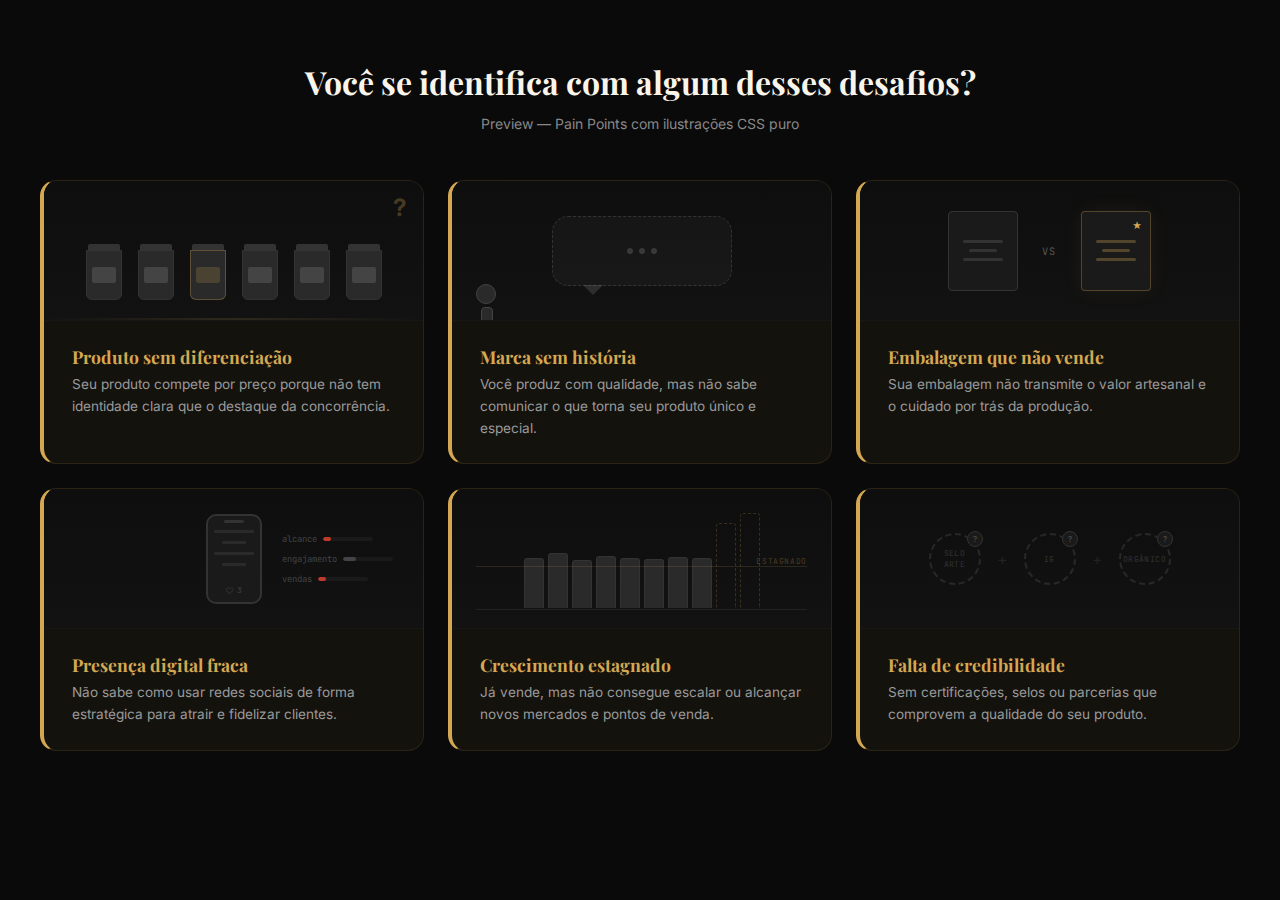
<file: pain-points-preview.html>
<!DOCTYPE html>
<html lang="pt-BR">
<head>
  <meta charset="UTF-8">
  <meta name="viewport" content="width=device-width, initial-scale=1.0">
  <title>Preview — Pain Points com Ilustrações CSS</title>
  <link rel="preconnect" href="https://fonts.googleapis.com">
  <link rel="preconnect" href="https://fonts.gstatic.com" crossorigin>
  <link href="https://fonts.googleapis.com/css2?family=Inter:wght@400;500;600;700&family=JetBrains+Mono:wght@400;500&family=Playfair+Display:wght@700&display=swap" rel="stylesheet">
  <style>
    *, *::before, *::after { box-sizing: border-box; margin: 0; padding: 0; }

    body {
      font-family: 'Inter', sans-serif;
      background: #0A0A0A;
      color: #E0E0E0;
      min-height: 100vh;
      padding: 60px 20px;
    }

    h1 {
      text-align: center;
      font-family: 'Playfair Display', serif;
      font-size: 2rem;
      color: #FAF5EB;
      margin-bottom: 12px;
    }

    .subtitle {
      text-align: center;
      color: #888;
      font-size: 0.875rem;
      margin-bottom: 48px;
    }

    .grid {
      display: grid;
      grid-template-columns: repeat(auto-fit, minmax(320px, 1fr));
      gap: 24px;
      max-width: 1200px;
      margin: 0 auto;
    }

    /* ========== PAIN CARD ========== */
    .pain-card {
      background: rgba(212,168,83,0.05);
      border: 1px solid rgba(212,168,83,0.12);
      border-left: 4px solid #D4A853;
      border-radius: 16px;
      padding: 0;
      overflow: hidden;
      transition: border-color 0.3s, box-shadow 0.3s, transform 0.3s;
    }

    .pain-card:hover {
      transform: translateY(-2px);
      border-color: rgba(212,168,83,0.25);
      box-shadow: 0 8px 24px rgba(0,0,0,0.3);
    }

    /* ========== SCENE (illustration area) ========== */
    .pain-scene {
      height: 140px;
      position: relative;
      overflow: hidden;
      background: #0E0E0E;
      border-bottom: 1px solid rgba(255,255,255,0.04);
    }

    /* ========== SCENE 1: Produto sem diferenciação — shelf with identical jars ========== */
    .scene-shelf {
      display: flex;
      align-items: flex-end;
      justify-content: center;
      gap: 12px;
      height: 100%;
      padding: 0 20px 20px;
      background: linear-gradient(180deg, #0E0E0E 0%, #121212 100%);
    }

    .scene-shelf__jar {
      width: 40px;
      display: flex;
      flex-direction: column;
      align-items: center;
    }

    .scene-shelf__lid {
      width: 32px;
      height: 6px;
      background: #333;
      border-radius: 2px 2px 0 0;
    }

    .scene-shelf__body {
      width: 36px;
      height: 50px;
      background: #2A2A2A;
      border-radius: 0 0 6px 6px;
      border: 1px solid #333;
      display: flex;
      align-items: center;
      justify-content: center;
      position: relative;
    }

    .scene-shelf__label {
      width: 24px;
      height: 16px;
      background: #444;
      border-radius: 2px;
    }

    .scene-shelf__jar--highlight .scene-shelf__body {
      border-color: rgba(212,168,83,0.3);
    }

    .scene-shelf__jar--highlight .scene-shelf__label {
      background: rgba(212,168,83,0.2);
    }

    .scene-shelf__question {
      position: absolute;
      top: 12px;
      right: 16px;
      font-size: 1.5rem;
      color: rgba(212,168,83,0.3);
      font-weight: 700;
    }

    .scene-shelf__line {
      position: absolute;
      bottom: 0;
      left: 0;
      right: 0;
      height: 2px;
      background: linear-gradient(90deg, transparent, rgba(212,168,83,0.15), transparent);
    }

    /* ========== SCENE 2: Marca sem história — empty speech bubble ========== */
    .scene-story {
      display: flex;
      align-items: center;
      justify-content: center;
      height: 100%;
      padding: 20px;
      background: linear-gradient(180deg, #0E0E0E 0%, #121212 100%);
      position: relative;
    }

    .scene-story__bubble {
      width: 180px;
      height: 70px;
      background: rgba(255,255,255,0.03);
      border: 1px dashed rgba(255,255,255,0.12);
      border-radius: 16px;
      display: flex;
      align-items: center;
      justify-content: center;
      position: relative;
    }

    .scene-story__bubble::after {
      content: '';
      position: absolute;
      bottom: -10px;
      left: 30px;
      width: 0;
      height: 0;
      border-left: 10px solid transparent;
      border-right: 10px solid transparent;
      border-top: 10px solid rgba(255,255,255,0.12);
    }

    .scene-story__dots {
      display: flex;
      gap: 6px;
    }

    .scene-story__dot {
      width: 6px;
      height: 6px;
      background: rgba(255,255,255,0.15);
      border-radius: 50%;
      animation: blink 1.5s ease-in-out infinite;
    }

    .scene-story__dot:nth-child(2) { animation-delay: 0.3s; }
    .scene-story__dot:nth-child(3) { animation-delay: 0.6s; }

    @keyframes blink {
      0%, 100% { opacity: 0.15; }
      50% { opacity: 0.5; }
    }

    .scene-story__person {
      position: absolute;
      bottom: 16px;
      left: 24px;
      width: 20px;
      height: 20px;
      border-radius: 50%;
      background: #2A2A2A;
      border: 1px solid #444;
    }

    .scene-story__person::after {
      content: '';
      position: absolute;
      top: 22px;
      left: 4px;
      width: 12px;
      height: 16px;
      background: #2A2A2A;
      border-radius: 4px;
      border: 1px solid #444;
    }

    /* ========== SCENE 3: Embalagem que não vende — sad package ========== */
    .scene-package {
      display: flex;
      align-items: center;
      justify-content: center;
      height: 100%;
      gap: 24px;
      padding: 20px;
      background: linear-gradient(180deg, #0E0E0E 0%, #121212 100%);
      position: relative;
    }

    .scene-package__box {
      width: 70px;
      height: 80px;
      background: #1A1A1A;
      border: 1px solid #333;
      border-radius: 4px;
      display: flex;
      flex-direction: column;
      align-items: center;
      justify-content: center;
      gap: 6px;
      position: relative;
    }

    .scene-package__label-line {
      width: 40px;
      height: 3px;
      background: #333;
      border-radius: 2px;
    }

    .scene-package__label-line--short {
      width: 28px;
    }

    .scene-package__arrow {
      font-size: 1.5rem;
      color: rgba(255,255,255,0.1);
    }

    .scene-package__box--premium {
      border-color: rgba(212,168,83,0.3);
      box-shadow: 0 0 20px rgba(212,168,83,0.08);
    }

    .scene-package__box--premium .scene-package__label-line {
      background: rgba(212,168,83,0.3);
    }

    .scene-package__star {
      position: absolute;
      top: 8px;
      right: 8px;
      font-size: 0.6rem;
      color: #D4A853;
    }

    .scene-package__vs {
      font-family: 'JetBrains Mono', monospace;
      font-size: 0.65rem;
      color: #555;
      text-transform: uppercase;
      letter-spacing: 0.1em;
    }

    /* ========== SCENE 4: Presença digital fraca — dim phone ========== */
    .scene-digital {
      display: flex;
      align-items: center;
      justify-content: center;
      height: 100%;
      padding: 20px;
      background: linear-gradient(180deg, #0E0E0E 0%, #121212 100%);
      position: relative;
    }

    .scene-digital__phone {
      width: 56px;
      height: 90px;
      background: #1A1A1A;
      border: 2px solid #333;
      border-radius: 10px;
      display: flex;
      flex-direction: column;
      align-items: center;
      padding: 10px 6px 6px;
      gap: 4px;
      position: relative;
    }

    .scene-digital__notch {
      width: 20px;
      height: 3px;
      background: #333;
      border-radius: 2px;
      position: absolute;
      top: 4px;
    }

    .scene-digital__line {
      width: 100%;
      height: 3px;
      background: #2A2A2A;
      border-radius: 1px;
      margin-top: 4px;
    }

    .scene-digital__line--short {
      width: 60%;
    }

    .scene-digital__heart {
      margin-top: auto;
      font-size: 0.55rem;
      color: #333;
      display: flex;
      align-items: center;
      gap: 3px;
    }

    .scene-digital__counter {
      font-family: 'JetBrains Mono', monospace;
      font-size: 0.5rem;
      color: #444;
    }

    .scene-digital__stats {
      position: absolute;
      right: 30px;
      display: flex;
      flex-direction: column;
      gap: 8px;
    }

    .scene-digital__stat {
      display: flex;
      align-items: center;
      gap: 6px;
      font-family: 'JetBrains Mono', monospace;
      font-size: 0.55rem;
      color: #444;
    }

    .scene-digital__bar {
      width: 50px;
      height: 4px;
      background: #1A1A1A;
      border-radius: 2px;
      overflow: hidden;
    }

    .scene-digital__bar-fill {
      height: 100%;
      border-radius: 2px;
      background: #333;
    }

    .scene-digital__bar-fill--low { width: 15%; background: #c0392b; }
    .scene-digital__bar-fill--med { width: 25%; background: #444; }

    /* ========== SCENE 5: Crescimento estagnado — flat chart ========== */
    .scene-growth {
      display: flex;
      align-items: flex-end;
      justify-content: center;
      height: 100%;
      padding: 16px 24px 20px;
      background: linear-gradient(180deg, #0E0E0E 0%, #121212 100%);
      position: relative;
      gap: 4px;
    }

    .scene-growth__bar {
      width: 20px;
      border-radius: 3px 3px 0 0;
      transition: height 0.3s;
    }

    .scene-growth__bar--flat {
      background: #2A2A2A;
      border: 1px solid #333;
      border-bottom: none;
    }

    .scene-growth__bar--potential {
      background: none;
      border: 1px dashed rgba(212,168,83,0.2);
      border-bottom: none;
    }

    .scene-growth__flatline {
      position: absolute;
      top: 55%;
      left: 24px;
      right: 24px;
      height: 1px;
      background: rgba(212,168,83,0.15);
    }

    .scene-growth__flatline-label {
      position: absolute;
      top: 48%;
      right: 24px;
      font-family: 'JetBrains Mono', monospace;
      font-size: 0.5rem;
      color: rgba(212,168,83,0.3);
      text-transform: uppercase;
      letter-spacing: 0.08em;
    }

    .scene-growth__axis {
      position: absolute;
      bottom: 18px;
      left: 24px;
      right: 24px;
      height: 1px;
      background: #222;
    }

    /* ========== SCENE 6: Falta de credibilidade — empty badges ========== */
    .scene-cred {
      display: flex;
      align-items: center;
      justify-content: center;
      height: 100%;
      gap: 16px;
      padding: 20px;
      background: linear-gradient(180deg, #0E0E0E 0%, #121212 100%);
    }

    .scene-cred__badge {
      width: 52px;
      height: 52px;
      border-radius: 50%;
      border: 2px dashed rgba(255,255,255,0.1);
      display: flex;
      align-items: center;
      justify-content: center;
      position: relative;
    }

    .scene-cred__badge-inner {
      font-family: 'JetBrains Mono', monospace;
      font-size: 0.5rem;
      color: #333;
      text-transform: uppercase;
      letter-spacing: 0.05em;
      text-align: center;
      line-height: 1.3;
    }

    .scene-cred__badge--empty::after {
      content: '?';
      position: absolute;
      top: -4px;
      right: -4px;
      width: 16px;
      height: 16px;
      background: #1A1A1A;
      border: 1px solid #333;
      border-radius: 50%;
      font-size: 0.5rem;
      color: #555;
      display: flex;
      align-items: center;
      justify-content: center;
    }

    .scene-cred__plus {
      font-size: 1rem;
      color: #222;
    }

    /* ========== TEXT CONTENT ========== */
    .pain-content {
      padding: 24px 28px;
    }

    .pain-content h3 {
      font-family: 'Playfair Display', serif;
      font-size: 1.1rem;
      color: #D4A853;
      margin-bottom: 6px;
    }

    .pain-content p {
      font-size: 0.85rem;
      color: #999;
      line-height: 1.6;
    }
  </style>
</head>
<body>

  <h1>Você se identifica com algum desses desafios?</h1>
  <p class="subtitle">Preview — Pain Points com ilustrações CSS puro</p>

  <div class="grid">

    <!-- 1. Produto sem diferenciação -->
    <div class="pain-card">
      <div class="pain-scene">
        <div class="scene-shelf">
          <div class="scene-shelf__jar">
            <div class="scene-shelf__lid"></div>
            <div class="scene-shelf__body"><div class="scene-shelf__label"></div></div>
          </div>
          <div class="scene-shelf__jar">
            <div class="scene-shelf__lid"></div>
            <div class="scene-shelf__body"><div class="scene-shelf__label"></div></div>
          </div>
          <div class="scene-shelf__jar scene-shelf__jar--highlight">
            <div class="scene-shelf__lid"></div>
            <div class="scene-shelf__body"><div class="scene-shelf__label"></div></div>
          </div>
          <div class="scene-shelf__jar">
            <div class="scene-shelf__lid"></div>
            <div class="scene-shelf__body"><div class="scene-shelf__label"></div></div>
          </div>
          <div class="scene-shelf__jar">
            <div class="scene-shelf__lid"></div>
            <div class="scene-shelf__body"><div class="scene-shelf__label"></div></div>
          </div>
          <div class="scene-shelf__jar">
            <div class="scene-shelf__lid"></div>
            <div class="scene-shelf__body"><div class="scene-shelf__label"></div></div>
          </div>
          <span class="scene-shelf__question">?</span>
          <div class="scene-shelf__line"></div>
        </div>
      </div>
      <div class="pain-content">
        <h3>Produto sem diferenciação</h3>
        <p>Seu produto compete por preço porque não tem identidade clara que o destaque da concorrência.</p>
      </div>
    </div>

    <!-- 2. Marca sem história -->
    <div class="pain-card">
      <div class="pain-scene">
        <div class="scene-story">
          <div class="scene-story__person"></div>
          <div class="scene-story__bubble">
            <div class="scene-story__dots">
              <div class="scene-story__dot"></div>
              <div class="scene-story__dot"></div>
              <div class="scene-story__dot"></div>
            </div>
          </div>
        </div>
      </div>
      <div class="pain-content">
        <h3>Marca sem história</h3>
        <p>Você produz com qualidade, mas não sabe comunicar o que torna seu produto único e especial.</p>
      </div>
    </div>

    <!-- 3. Embalagem que não vende -->
    <div class="pain-card">
      <div class="pain-scene">
        <div class="scene-package">
          <div class="scene-package__box">
            <div class="scene-package__label-line"></div>
            <div class="scene-package__label-line--short scene-package__label-line"></div>
            <div class="scene-package__label-line"></div>
          </div>
          <div class="scene-package__vs">vs</div>
          <div class="scene-package__box scene-package__box--premium">
            <span class="scene-package__star">&#9733;</span>
            <div class="scene-package__label-line"></div>
            <div class="scene-package__label-line--short scene-package__label-line"></div>
            <div class="scene-package__label-line"></div>
          </div>
        </div>
      </div>
      <div class="pain-content">
        <h3>Embalagem que não vende</h3>
        <p>Sua embalagem não transmite o valor artesanal e o cuidado por trás da produção.</p>
      </div>
    </div>

    <!-- 4. Presença digital fraca -->
    <div class="pain-card">
      <div class="pain-scene">
        <div class="scene-digital">
          <div class="scene-digital__phone">
            <div class="scene-digital__notch"></div>
            <div class="scene-digital__line"></div>
            <div class="scene-digital__line scene-digital__line--short"></div>
            <div class="scene-digital__line"></div>
            <div class="scene-digital__line scene-digital__line--short"></div>
            <div class="scene-digital__heart">
              &#9825; <span class="scene-digital__counter">3</span>
            </div>
          </div>
          <div class="scene-digital__stats">
            <div class="scene-digital__stat">
              <span>alcance</span>
              <div class="scene-digital__bar"><div class="scene-digital__bar-fill scene-digital__bar-fill--low"></div></div>
            </div>
            <div class="scene-digital__stat">
              <span>engajamento</span>
              <div class="scene-digital__bar"><div class="scene-digital__bar-fill scene-digital__bar-fill--med"></div></div>
            </div>
            <div class="scene-digital__stat">
              <span>vendas</span>
              <div class="scene-digital__bar"><div class="scene-digital__bar-fill scene-digital__bar-fill--low"></div></div>
            </div>
          </div>
        </div>
      </div>
      <div class="pain-content">
        <h3>Presença digital fraca</h3>
        <p>Não sabe como usar redes sociais de forma estratégica para atrair e fidelizar clientes.</p>
      </div>
    </div>

    <!-- 5. Crescimento estagnado -->
    <div class="pain-card">
      <div class="pain-scene">
        <div class="scene-growth">
          <div class="scene-growth__bar scene-growth__bar--flat" style="height: 50px;"></div>
          <div class="scene-growth__bar scene-growth__bar--flat" style="height: 55px;"></div>
          <div class="scene-growth__bar scene-growth__bar--flat" style="height: 48px;"></div>
          <div class="scene-growth__bar scene-growth__bar--flat" style="height: 52px;"></div>
          <div class="scene-growth__bar scene-growth__bar--flat" style="height: 50px;"></div>
          <div class="scene-growth__bar scene-growth__bar--flat" style="height: 49px;"></div>
          <div class="scene-growth__bar scene-growth__bar--flat" style="height: 51px;"></div>
          <div class="scene-growth__bar scene-growth__bar--flat" style="height: 50px;"></div>
          <div class="scene-growth__bar scene-growth__bar--potential" style="height: 85px;"></div>
          <div class="scene-growth__bar scene-growth__bar--potential" style="height: 95px;"></div>
          <div class="scene-growth__flatline"></div>
          <span class="scene-growth__flatline-label">estagnado</span>
          <div class="scene-growth__axis"></div>
        </div>
      </div>
      <div class="pain-content">
        <h3>Crescimento estagnado</h3>
        <p>Já vende, mas não consegue escalar ou alcançar novos mercados e pontos de venda.</p>
      </div>
    </div>

    <!-- 6. Falta de credibilidade -->
    <div class="pain-card">
      <div class="pain-scene">
        <div class="scene-cred">
          <div class="scene-cred__badge scene-cred__badge--empty">
            <span class="scene-cred__badge-inner">selo<br>arte</span>
          </div>
          <span class="scene-cred__plus">+</span>
          <div class="scene-cred__badge scene-cred__badge--empty">
            <span class="scene-cred__badge-inner">IG</span>
          </div>
          <span class="scene-cred__plus">+</span>
          <div class="scene-cred__badge scene-cred__badge--empty">
            <span class="scene-cred__badge-inner">orgânico</span>
          </div>
        </div>
      </div>
      <div class="pain-content">
        <h3>Falta de credibilidade</h3>
        <p>Sem certificações, selos ou parcerias que comprovem a qualidade do seu produto.</p>
      </div>
    </div>

  </div>

</body>
</html>
</file>
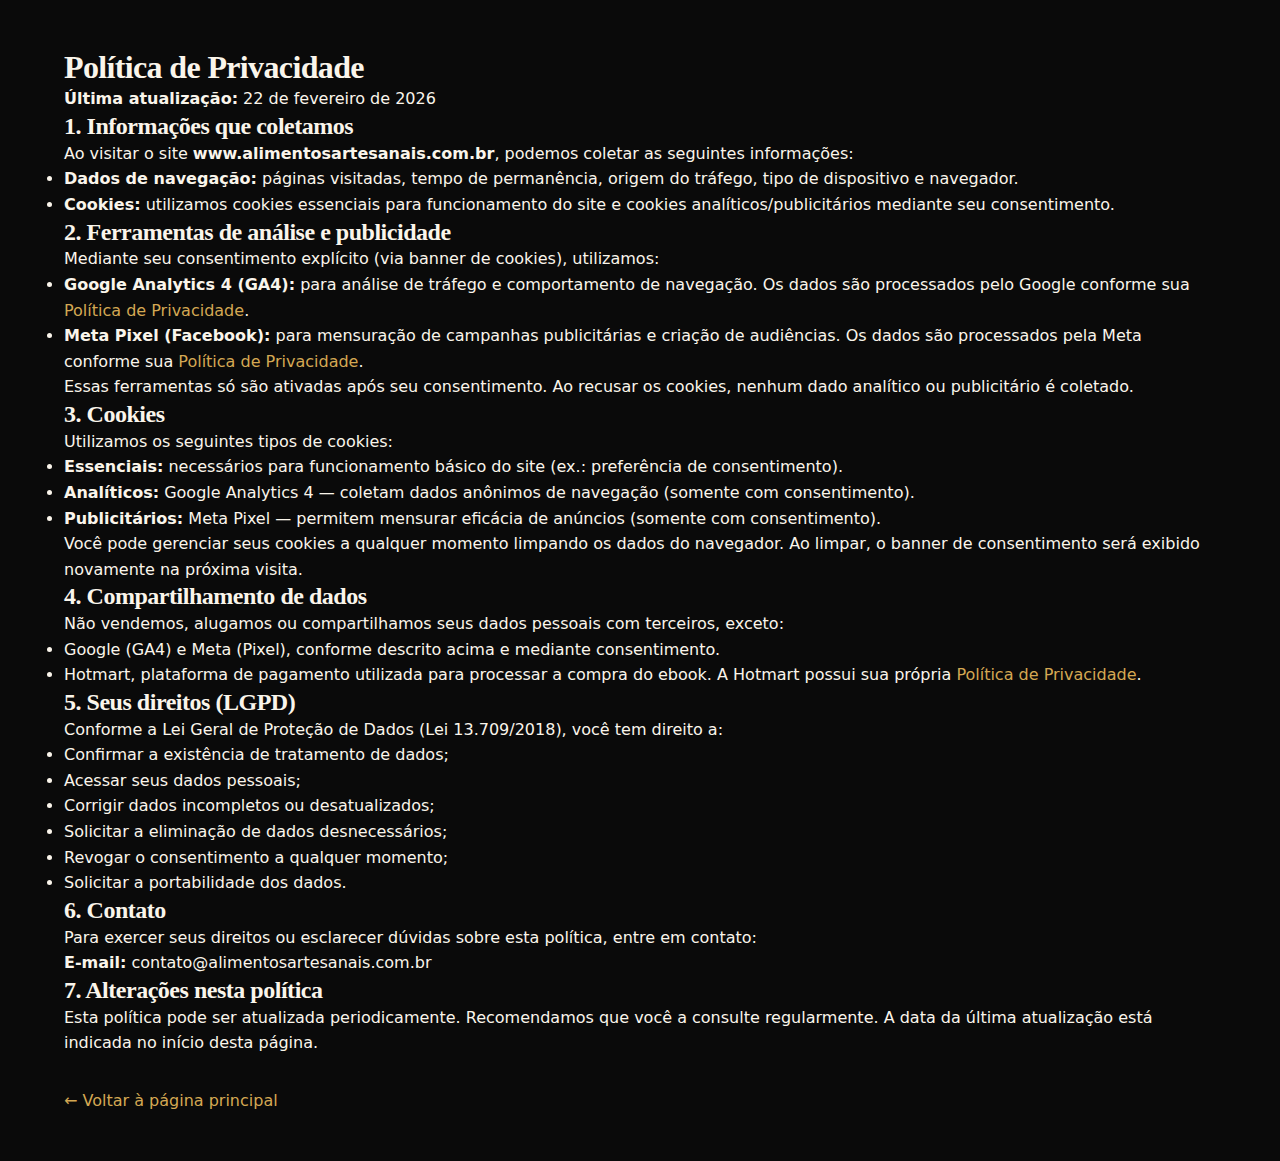
<file: privacidade.html>
<!DOCTYPE html>
<html lang="pt-BR">
<head>
  <meta charset="UTF-8">
  <meta name="viewport" content="width=device-width, initial-scale=1.0">
  <title>Política de Privacidade | Alimentos Artesanais</title>
  <meta name="robots" content="noindex, follow">
  <link rel="canonical" href="https://www.alimentosartesanais.com.br/privacidade.html">
  <link rel="preconnect" href="https://fonts.googleapis.com">
  <link rel="preconnect" href="https://fonts.gstatic.com" crossorigin>
  <link href="https://fonts.googleapis.com/css2?family=Montserrat:wght@600;700&family=Lora:wght@400;500&display=swap" rel="stylesheet">
  <link rel="stylesheet" href="css/styles.css">
</head>
<body>

  <main class="container" style="padding-top: 3rem; padding-bottom: 3rem;">
    <h1>Política de Privacidade</h1>
    <p><strong>Última atualização:</strong> 22 de fevereiro de 2026</p>

    <h2>1. Informações que coletamos</h2>
    <p>Ao visitar o site <strong>www.alimentosartesanais.com.br</strong>, podemos coletar as seguintes informações:</p>
    <ul>
      <li><strong>Dados de navegação:</strong> páginas visitadas, tempo de permanência, origem do tráfego, tipo de dispositivo e navegador.</li>
      <li><strong>Cookies:</strong> utilizamos cookies essenciais para funcionamento do site e cookies analíticos/publicitários mediante seu consentimento.</li>
    </ul>

    <h2>2. Ferramentas de análise e publicidade</h2>
    <p>Mediante seu consentimento explícito (via banner de cookies), utilizamos:</p>
    <ul>
      <li><strong>Google Analytics 4 (GA4):</strong> para análise de tráfego e comportamento de navegação. Os dados são processados pelo Google conforme sua <a href="https://policies.google.com/privacy" target="_blank" rel="noopener noreferrer">Política de Privacidade</a>.</li>
      <li><strong>Meta Pixel (Facebook):</strong> para mensuração de campanhas publicitárias e criação de audiências. Os dados são processados pela Meta conforme sua <a href="https://www.facebook.com/privacy/policy/" target="_blank" rel="noopener noreferrer">Política de Privacidade</a>.</li>
    </ul>
    <p>Essas ferramentas só são ativadas após seu consentimento. Ao recusar os cookies, nenhum dado analítico ou publicitário é coletado.</p>

    <h2>3. Cookies</h2>
    <p>Utilizamos os seguintes tipos de cookies:</p>
    <ul>
      <li><strong>Essenciais:</strong> necessários para funcionamento básico do site (ex.: preferência de consentimento).</li>
      <li><strong>Analíticos:</strong> Google Analytics 4 — coletam dados anônimos de navegação (somente com consentimento).</li>
      <li><strong>Publicitários:</strong> Meta Pixel — permitem mensurar eficácia de anúncios (somente com consentimento).</li>
    </ul>
    <p>Você pode gerenciar seus cookies a qualquer momento limpando os dados do navegador. Ao limpar, o banner de consentimento será exibido novamente na próxima visita.</p>

    <h2>4. Compartilhamento de dados</h2>
    <p>Não vendemos, alugamos ou compartilhamos seus dados pessoais com terceiros, exceto:</p>
    <ul>
      <li>Google (GA4) e Meta (Pixel), conforme descrito acima e mediante consentimento.</li>
      <li>Hotmart, plataforma de pagamento utilizada para processar a compra do ebook. A Hotmart possui sua própria <a href="https://www.hotmart.com/legal/privacy-policy" target="_blank" rel="noopener noreferrer">Política de Privacidade</a>.</li>
    </ul>

    <h2>5. Seus direitos (LGPD)</h2>
    <p>Conforme a Lei Geral de Proteção de Dados (Lei 13.709/2018), você tem direito a:</p>
    <ul>
      <li>Confirmar a existência de tratamento de dados;</li>
      <li>Acessar seus dados pessoais;</li>
      <li>Corrigir dados incompletos ou desatualizados;</li>
      <li>Solicitar a eliminação de dados desnecessários;</li>
      <li>Revogar o consentimento a qualquer momento;</li>
      <li>Solicitar a portabilidade dos dados.</li>
    </ul>

    <h2>6. Contato</h2>
    <p>Para exercer seus direitos ou esclarecer dúvidas sobre esta política, entre em contato:</p>
    <p><strong>E-mail:</strong> contato@alimentosartesanais.com.br</p>

    <h2>7. Alterações nesta política</h2>
    <p>Esta política pode ser atualizada periodicamente. Recomendamos que você a consulte regularmente. A data da última atualização está indicada no início desta página.</p>

    <p style="margin-top: 2rem;"><a href="/">&larr; Voltar à página principal</a></p>
  </main>

</body>
</html>
</file>
<file: css/styles.css>
/* ============================================
   RESET / NORMALIZE
   ============================================ */
*,
*::before,
*::after {
  margin: 0;
  padding: 0;
  box-sizing: border-box;
}

/* ============================================
   DESIGN TOKENS — OBSIDIAN GOLD PREMIUM
   ============================================ */
:root {
  /* === PREMIUM THEME: Obsidian Gold === */

  /* Backgrounds */
  --premium-bg-primary: #0A0A0A;
  --premium-bg-secondary: #111111;
  --premium-bg-tertiary: #1A1A1A;

  /* Accent */
  --premium-accent: #D4A853;
  --premium-accent-secondary: #C49B45;
  --premium-accent-hover: #E4BC6A;
  --premium-accent-soft: #A08338;

  /* Text */
  --premium-text: #FAF5EB;
  --premium-text-secondary: #C4B99A;
  --premium-text-muted: #7A7260;

  /* Typography */
  --premium-font-heading: 'Playfair Display', 'Georgia', serif;
  --premium-font-body: 'Inter', 'SF Pro Text', system-ui;
  --premium-font-label: 'JetBrains Mono', monospace;
  --premium-font-weight-heading: 700;
  --premium-font-weight-body: 400;

  /* Effects */
  --premium-glow-color: rgba(212, 168, 83, 0.35);
  --premium-glow-spread: 0 0 35px;
  --premium-glass-bg: rgba(212, 168, 83, 0.05);
  --premium-glass-border: rgba(212, 168, 83, 0.12);
  --premium-glass-blur: 14px;
  --premium-gradient-hero: radial-gradient(ellipse at 50% 0%, rgba(212, 168, 83, 0.12) 0%, transparent 70%);
  --premium-gradient-section: linear-gradient(180deg, #0A0A0A 0%, #111111 100%);
  --premium-gradient-text: linear-gradient(135deg, #D4A853, #A08338);

  /* Spacing */
  --premium-section-padding: 80px;
  --premium-hero-padding: 120px;
  --premium-card-padding: 32px;
  --premium-gap: 24px;
  --premium-radius: 16px;
  --premium-radius-sm: 8px;

  /* Transitions */
  --premium-transition: all 0.3s cubic-bezier(0.4, 0, 0.2, 1);

  /* Legacy token mapping (preserves structure) */
  --color-olive: #D4A853;
  --color-olive-light: #E4BC6A;
  --color-olive-dark: #C49B45;
  --color-brown: #D4A853;
  --color-brown-light: #E4BC6A;
  --color-cream: #FAF5EB;
  --color-cream-dark: #C4B99A;
  --color-white: #FAF5EB;
  --color-text: #FAF5EB;
  --color-text-light: #C4B99A;
  --color-text-muted: #7A7260;
  --color-border: rgba(212, 168, 83, 0.12);

  /* Typography */
  --font-heading: var(--premium-font-heading);
  --font-body: var(--premium-font-body);
  --font-size-base: 16px;
  --font-size-sm: 0.875rem;
  --font-size-lg: 1.125rem;
  --font-size-xl: 1.5rem;
  --font-size-2xl: 2rem;
  --font-size-3xl: 2.5rem;
  --font-size-hero: 3rem;
  --line-height-tight: 1.2;
  --line-height-base: 1.6;
  --line-height-relaxed: 1.8;

  /* Spacing */
  --space-xs: 0.5rem;
  --space-sm: 1rem;
  --space-md: 1.5rem;
  --space-lg: 2rem;
  --space-xl: 3rem;
  --space-2xl: 4rem;
  --space-section: 5rem;

  /* Layout */
  --max-width: 1200px;
  --content-width: 800px;

  /* Borders */
  --radius-sm: 4px;
  --radius-md: 8px;
  --radius-lg: var(--premium-radius);
  --radius-full: 9999px;

  /* Shadows */
  --shadow-sm: 0 1px 3px rgba(0, 0, 0, 0.3);
  --shadow-md: 0 4px 12px rgba(0, 0, 0, 0.4);
  --shadow-lg: 0 8px 24px rgba(0, 0, 0, 0.5);

  /* Transitions */
  --transition-fast: 150ms cubic-bezier(0.4, 0, 0.2, 1);
  --transition-base: 300ms cubic-bezier(0.4, 0, 0.2, 1);
}

/* ============================================
   BASE STYLES
   ============================================ */
html {
  font-size: var(--font-size-base);
  scroll-behavior: smooth;
  -webkit-text-size-adjust: 100%;
}

body {
  font-family: var(--font-body);
  color: var(--premium-text);
  line-height: var(--line-height-base);
  background-color: var(--premium-bg-primary);
  -webkit-font-smoothing: antialiased;
  -moz-osx-font-smoothing: grayscale;
}

h1, h2, h3, h4, h5, h6 {
  font-family: var(--font-heading);
  font-weight: var(--premium-font-weight-heading);
  line-height: var(--line-height-tight);
  color: var(--premium-text);
  letter-spacing: -0.02em;
}

img {
  max-width: 100%;
  height: auto;
  display: block;
}

a {
  color: var(--premium-accent);
  text-decoration: none;
  transition: color var(--transition-fast);
}

a:hover {
  color: var(--premium-accent-hover);
}

/* ============================================
   UTILITY CLASSES
   ============================================ */
.container {
  width: 100%;
  max-width: var(--max-width);
  margin: 0 auto;
  padding: 0 var(--space-md);
}

.container--narrow {
  max-width: var(--content-width);
}

.sr-only {
  position: absolute;
  width: 1px;
  height: 1px;
  padding: 0;
  margin: -1px;
  overflow: hidden;
  clip: rect(0, 0, 0, 0);
  white-space: nowrap;
  border: 0;
}

.text-center {
  text-align: center;
}

.section-title {
  font-size: var(--font-size-2xl);
  margin-bottom: var(--space-lg);
  text-align: center;
  color: var(--premium-text);
}

.section-subtitle {
  font-size: var(--font-size-lg);
  color: var(--premium-text-secondary);
  text-align: center;
  max-width: 600px;
  margin: 0 auto var(--space-xl);
}

/* Enhanced: Gradient text on accent headings */
.gradient-text {
  background: var(--premium-gradient-text);
  -webkit-background-clip: text;
  -webkit-text-fill-color: transparent;
  background-clip: text;
}

/* Enhanced: Section eyebrow */
.section-eyebrow {
  font-family: var(--premium-font-label);
  font-size: 0.75rem;
  font-weight: 500;
  letter-spacing: 0.12em;
  text-transform: uppercase;
  color: var(--premium-text-muted);
  margin-bottom: 16px;
  text-align: center;
}

.section-eyebrow-number {
  color: var(--premium-accent);
  margin-right: 12px;
}

/* Enhanced: Section dividers */
.section-divider {
  width: 100%;
  height: 1px;
  background: linear-gradient(90deg, transparent, var(--premium-accent-soft), transparent);
  opacity: 0.2;
  border: none;
}

/* ============================================
   COMPONENTS: BUTTONS
   ============================================ */
.btn {
  display: inline-flex;
  align-items: center;
  justify-content: center;
  font-family: var(--font-heading);
  font-weight: 700;
  font-size: var(--font-size-lg);
  padding: var(--space-sm) var(--space-lg);
  border: none;
  border-radius: var(--radius-md);
  cursor: pointer;
  transition: var(--premium-transition);
  text-decoration: none;
  min-height: 44px;
  min-width: 44px;
  letter-spacing: -0.01em;
}

.btn--primary {
  background-color: var(--premium-accent);
  color: var(--premium-bg-primary);
  box-shadow: var(--premium-glow-spread) var(--premium-glow-color);
}

.btn--primary:hover {
  background-color: var(--premium-accent-hover);
  color: var(--premium-bg-primary);
  transform: translateY(-2px) scale(1.02);
  box-shadow: 0 0 50px var(--premium-glow-color);
}

.btn--primary:active {
  transform: translateY(0) scale(1);
  box-shadow: 0 0 20px var(--premium-glow-color);
}

.btn--large {
  font-size: var(--font-size-xl);
  padding: var(--space-md) var(--space-xl);
}

/* ============================================
   SECTION: HERO
   ============================================ */
.hero {
  background-color: var(--premium-bg-primary);
  padding: var(--space-2xl) 0 var(--space-section);
  text-align: center;
  position: relative;
  overflow: hidden;
}

.hero::before {
  content: '';
  position: absolute;
  inset: 0;
  background: var(--premium-gradient-hero);
  pointer-events: none;
}

.hero__content {
  max-width: var(--content-width);
  margin: 0 auto;
  position: relative;
  z-index: 1;
}

.hero__badge {
  display: inline-block;
  background: var(--premium-glass-bg);
  color: var(--premium-accent);
  font-family: var(--premium-font-label);
  font-size: var(--font-size-sm);
  font-weight: 500;
  padding: var(--space-xs) var(--space-sm);
  border-radius: var(--radius-full);
  margin-bottom: var(--space-lg);
  text-transform: uppercase;
  letter-spacing: 0.12em;
  border: 1px solid var(--premium-glass-border);
  backdrop-filter: blur(var(--premium-glass-blur));
  -webkit-backdrop-filter: blur(var(--premium-glass-blur));
}

.hero__title {
  font-size: var(--font-size-2xl);
  color: var(--premium-text);
  margin-bottom: var(--space-md);
  letter-spacing: -0.03em;
}

.hero__title-highlight {
  background: var(--premium-gradient-text);
  -webkit-background-clip: text;
  -webkit-text-fill-color: transparent;
  background-clip: text;
}

.hero__subtitle {
  font-size: var(--font-size-lg);
  color: var(--premium-text-secondary);
  line-height: var(--line-height-relaxed);
  margin-bottom: var(--space-xl);
}

.hero__image {
  max-width: 320px;
  margin: 0 auto var(--space-xl);
  border-radius: var(--premium-radius);
  box-shadow: 0 8px 32px rgba(0, 0, 0, 0.5), var(--premium-glow-spread) rgba(212, 168, 83, 0.1);
}

.hero__social-proof {
  display: flex;
  align-items: center;
  justify-content: center;
  gap: var(--space-xs);
  margin-top: var(--space-sm);
  font-family: var(--premium-font-label);
  font-size: var(--font-size-sm);
  color: var(--premium-text-muted);
  letter-spacing: 0.02em;
}

.hero__social-proof-stars {
  color: var(--premium-accent);
  letter-spacing: 2px;
}

.hero__cta-wrapper {
  margin-bottom: var(--space-sm);
}

.hero__cta-note {
  font-size: var(--font-size-sm);
  color: var(--premium-text-muted);
  margin-top: var(--space-xs);
}

/* ============================================
   SECTION: PAIN POINTS (DORES)
   ============================================ */
.pain-points {
  padding: var(--premium-section-padding) 0;
  background-color: var(--premium-bg-secondary);
}

.pain-points__grid {
  display: grid;
  grid-template-columns: 1fr;
  gap: var(--space-md);
  max-width: var(--content-width);
  margin: 0 auto;
}

.pain-points__item {
  display: flex;
  align-items: flex-start;
  gap: var(--space-md);
  padding: var(--premium-card-padding);
  background: var(--premium-glass-bg);
  border-radius: var(--premium-radius);
  border-left: 4px solid var(--premium-accent);
  border: 1px solid var(--premium-glass-border);
  border-left: 4px solid var(--premium-accent);
  backdrop-filter: blur(var(--premium-glass-blur));
  -webkit-backdrop-filter: blur(var(--premium-glass-blur));
  transition: var(--premium-transition);
}

.pain-points__item:hover {
  transform: translateY(-2px);
  box-shadow: 0 8px 24px rgba(0, 0, 0, 0.3);
  border-color: rgba(212, 168, 83, 0.2);
}

.pain-points__icon {
  flex-shrink: 0;
  width: 48px;
  height: 48px;
  display: flex;
  align-items: center;
  justify-content: center;
  font-size: 1.5rem;
}

.pain-points__icon svg {
  stroke: var(--premium-accent);
}

.pain-points__text h3 {
  font-size: var(--font-size-lg);
  margin-bottom: var(--space-xs);
  color: var(--premium-accent);
}

.pain-points__text p {
  font-size: var(--font-size-sm);
  color: var(--premium-text-secondary);
  line-height: var(--line-height-base);
}

/* ============================================
   SECTION: SOLUTION (SOLUCAO)
   ============================================ */
.solution {
  padding: var(--premium-section-padding) 0;
  background-color: var(--premium-bg-tertiary);
  color: var(--premium-text);
  text-align: center;
  position: relative;
}

.solution::before {
  content: '';
  position: absolute;
  inset: 0;
  background: radial-gradient(ellipse at 50% 50%, rgba(212, 168, 83, 0.06) 0%, transparent 70%);
  pointer-events: none;
}

.solution .section-title {
  color: var(--premium-text);
  position: relative;
}

.solution__text {
  font-size: var(--font-size-lg);
  line-height: var(--line-height-relaxed);
  max-width: 650px;
  margin: 0 auto var(--space-lg);
  color: var(--premium-text-secondary);
  position: relative;
}

.solution__text strong {
  color: var(--premium-accent);
}

.solution__highlight {
  font-family: var(--font-heading);
  font-weight: 700;
  font-size: var(--font-size-xl);
  background: var(--premium-gradient-text);
  -webkit-background-clip: text;
  -webkit-text-fill-color: transparent;
  background-clip: text;
  margin-top: var(--space-md);
  position: relative;
}

/* ============================================
   SECTION: CONTENT (O QUE VOCE VAI APRENDER)
   ============================================ */
.content-overview {
  padding: var(--premium-section-padding) 0;
  background-color: var(--premium-bg-primary);
}

.content-overview__grid {
  display: grid;
  grid-template-columns: 1fr;
  gap: var(--space-md);
  max-width: var(--content-width);
  margin: 0 auto var(--space-xl);
}

.content-overview__card {
  display: flex;
  align-items: flex-start;
  gap: var(--space-sm);
  padding: var(--premium-card-padding);
  background: var(--premium-glass-bg);
  border-radius: var(--premium-radius);
  border: 1px solid var(--premium-glass-border);
  backdrop-filter: blur(var(--premium-glass-blur));
  -webkit-backdrop-filter: blur(var(--premium-glass-blur));
  transition: var(--premium-transition);
}

.content-overview__card:hover {
  transform: translateY(-2px);
  box-shadow: 0 8px 24px rgba(0, 0, 0, 0.3);
  border-color: rgba(212, 168, 83, 0.2);
}

.content-overview__check {
  flex-shrink: 0;
  width: 28px;
  height: 28px;
  background-color: var(--premium-accent);
  color: var(--premium-bg-primary);
  border-radius: var(--radius-full);
  display: flex;
  align-items: center;
  justify-content: center;
  font-weight: 700;
  font-size: var(--font-size-sm);
  margin-top: 2px;
  box-shadow: 0 0 12px var(--premium-glow-color);
}

.content-overview__card h3 {
  font-size: var(--font-size-base);
  margin-bottom: var(--space-xs);
  color: var(--premium-text);
}

.content-overview__card p {
  font-size: var(--font-size-sm);
  color: var(--premium-text-secondary);
}

.content-overview__cta {
  text-align: center;
}

/* ============================================
   SECTION: TARGET AUDIENCE (PARA QUEM E)
   ============================================ */
.audience {
  padding: var(--premium-section-padding) 0;
  background-color: var(--premium-bg-secondary);
}

.audience__grid {
  display: grid;
  grid-template-columns: 1fr;
  gap: var(--space-md);
  max-width: var(--content-width);
  margin: 0 auto;
}

.audience__card {
  text-align: center;
  padding: var(--premium-card-padding);
  background: var(--premium-glass-bg);
  border-radius: var(--premium-radius);
  border: 1px solid var(--premium-glass-border);
  backdrop-filter: blur(var(--premium-glass-blur));
  -webkit-backdrop-filter: blur(var(--premium-glass-blur));
  transition: var(--premium-transition);
}

.audience__card:hover {
  transform: translateY(-2px);
  box-shadow: 0 8px 24px rgba(0, 0, 0, 0.3);
  border-color: rgba(212, 168, 83, 0.2);
}

.audience__icon {
  font-size: 2.5rem;
  margin-bottom: var(--space-sm);
}

.audience__icon svg {
  stroke: var(--premium-accent);
}

.audience__card h3 {
  font-size: var(--font-size-lg);
  margin-bottom: var(--space-xs);
  color: var(--premium-text);
}

.audience__card p {
  font-size: var(--font-size-sm);
  color: var(--premium-text-secondary);
}

/* ============================================
   SECTION: AUTHOR (SOBRE O AUTOR)
   ============================================ */
.author {
  padding: var(--premium-section-padding) 0;
  background-color: var(--premium-bg-primary);
  position: relative;
}

.author::before {
  content: '';
  position: absolute;
  inset: 0;
  background: radial-gradient(ellipse at 30% 50%, rgba(212, 168, 83, 0.05) 0%, transparent 60%);
  pointer-events: none;
}

.author__wrapper {
  display: flex;
  flex-direction: column;
  align-items: center;
  gap: var(--space-lg);
  max-width: var(--content-width);
  margin: 0 auto;
  text-align: center;
  position: relative;
}

.author__photo {
  width: 150px;
  height: 150px;
  border-radius: var(--radius-full);
  object-fit: cover;
  object-position: center 5%;
  border: 3px solid var(--premium-accent);
  box-shadow: 0 0 30px rgba(212, 168, 83, 0.2);
  background-color: var(--premium-bg-tertiary);
}

.author__name {
  font-size: var(--font-size-xl);
  margin-bottom: var(--space-xs);
  color: var(--premium-text);
}

.author__role {
  font-size: var(--font-size-base);
  color: var(--premium-accent);
  font-family: var(--premium-font-label);
  font-weight: 500;
  margin-bottom: var(--space-sm);
  letter-spacing: 0.05em;
  text-transform: uppercase;
  font-size: var(--font-size-sm);
}

.author__bio {
  font-size: var(--font-size-base);
  color: var(--premium-text-secondary);
  line-height: var(--line-height-relaxed);
  max-width: 550px;
}

/* OLD TESTIMONIALS SECTION — replaced by new styles at bottom */

.testimonials__info span {
  font-size: var(--font-size-sm);
  color: var(--premium-text-muted);
}

/* ============================================
   SECTION: GUARANTEE (GARANTIA)
   ============================================ */
.guarantee {
  padding: var(--premium-section-padding) 0;
  background-color: var(--premium-bg-tertiary);
  color: var(--premium-text);
  text-align: center;
  position: relative;
}

.guarantee::before {
  content: '';
  position: absolute;
  inset: 0;
  background: radial-gradient(ellipse at 50% 50%, rgba(212, 168, 83, 0.06) 0%, transparent 60%);
  pointer-events: none;
}

.guarantee .section-title {
  color: var(--premium-text);
  position: relative;
}

.guarantee__wrapper {
  display: flex;
  flex-direction: column;
  align-items: center;
  gap: var(--space-lg);
  max-width: 600px;
  margin: 0 auto;
  position: relative;
}

.guarantee__badge {
  width: 100px;
  height: 100px;
  border: 2px solid var(--premium-accent);
  border-radius: var(--radius-full);
  display: flex;
  flex-direction: column;
  align-items: center;
  justify-content: center;
  font-family: var(--font-heading);
  font-weight: 700;
  color: var(--premium-accent);
  box-shadow: 0 0 30px rgba(212, 168, 83, 0.15);
}

.guarantee__badge-number {
  font-size: var(--font-size-2xl);
  line-height: 1;
}

.guarantee__badge-text {
  font-size: var(--font-size-sm);
  text-transform: uppercase;
  letter-spacing: 0.1em;
}

.guarantee__text {
  font-size: var(--font-size-lg);
  line-height: var(--line-height-relaxed);
  color: var(--premium-text-secondary);
}

.guarantee__text strong {
  color: var(--premium-accent);
}

/* ============================================
   SECTION: FAQ
   ============================================ */
.faq {
  padding: var(--premium-section-padding) 0;
  background-color: var(--premium-bg-primary);
}

.faq__list {
  max-width: var(--content-width);
  margin: 0 auto;
  list-style: none;
}

.faq__item {
  border-bottom: 1px solid rgba(212, 168, 83, 0.1);
}

.faq__item:first-child {
  border-top: 1px solid rgba(212, 168, 83, 0.1);
}

.faq__question {
  width: 100%;
  display: flex;
  align-items: center;
  justify-content: space-between;
  padding: var(--space-md) 0;
  background: none;
  border: none;
  cursor: pointer;
  font-family: var(--font-heading);
  font-size: var(--font-size-base);
  font-weight: 600;
  color: var(--premium-text);
  text-align: left;
  gap: var(--space-sm);
  min-height: 44px;
  transition: color var(--transition-fast);
}

.faq__question:hover {
  color: var(--premium-accent);
}

.faq__icon {
  flex-shrink: 0;
  width: 24px;
  height: 24px;
  display: flex;
  align-items: center;
  justify-content: center;
  font-size: var(--font-size-xl);
  transition: transform var(--transition-base);
  color: var(--premium-accent);
}

.faq__item--active .faq__icon {
  transform: rotate(45deg);
}

.faq__answer {
  max-height: 0;
  overflow: hidden;
  transition: max-height var(--transition-base), padding var(--transition-base);
}

.faq__item--active .faq__answer {
  max-height: 300px;
  padding-bottom: var(--space-md);
}

.faq__answer p {
  font-size: var(--font-size-base);
  color: var(--premium-text-secondary);
  line-height: var(--line-height-relaxed);
}

/* ============================================
   SECTION: FINAL CTA
   ============================================ */
.final-cta {
  padding: var(--premium-section-padding) 0;
  background-color: var(--premium-bg-secondary);
  color: var(--premium-text);
  text-align: center;
  position: relative;
}

.final-cta::before {
  content: '';
  position: absolute;
  inset: 0;
  background: radial-gradient(ellipse at 50% 30%, rgba(212, 168, 83, 0.1) 0%, transparent 60%);
  pointer-events: none;
}

.final-cta .section-title {
  color: var(--premium-text);
  position: relative;
}

.final-cta__price {
  font-family: var(--font-heading);
  font-size: var(--font-size-3xl);
  font-weight: 700;
  margin-bottom: var(--space-xs);
  color: var(--premium-accent);
  position: relative;
}

.final-cta__price-note {
  font-size: var(--font-size-sm);
  color: var(--premium-text-muted);
  margin-bottom: var(--space-lg);
  position: relative;
}

.final-cta__guarantee-note {
  font-size: var(--font-size-sm);
  color: var(--premium-text-muted);
  margin-top: var(--space-md);
  position: relative;
}

.final-cta .btn--primary {
  background-color: var(--premium-accent);
  color: var(--premium-bg-primary);
  position: relative;
}

.final-cta .btn--primary:hover {
  background-color: var(--premium-accent-hover);
}

/* ============================================
   FOOTER
   ============================================ */
.footer {
  padding: var(--space-lg) 0;
  background-color: #050505;
  color: var(--premium-text-muted);
  text-align: center;
  font-size: var(--font-size-sm);
  border-top: 1px solid rgba(212, 168, 83, 0.06);
}

.footer__links {
  margin-top: var(--space-xs);
}

.footer__links a {
  color: var(--premium-text-muted);
  text-decoration: underline;
  transition: color var(--transition-fast);
}

.footer__links a:hover {
  color: var(--premium-accent);
}

/* ============================================
   COOKIE CONSENT BANNER
   ============================================ */
.cookie-banner {
  position: fixed;
  bottom: 0;
  left: 0;
  right: 0;
  background-color: var(--premium-bg-tertiary);
  color: var(--premium-text-secondary);
  padding: var(--space-md);
  z-index: 1000;
  box-shadow: 0 -4px 24px rgba(0, 0, 0, 0.5);
  display: none;
  border-top: 1px solid var(--premium-glass-border);
  backdrop-filter: blur(16px);
  -webkit-backdrop-filter: blur(16px);
}

.cookie-banner--visible {
  display: block;
}

.cookie-banner__content {
  max-width: var(--max-width);
  margin: 0 auto;
  display: flex;
  flex-direction: column;
  gap: var(--space-sm);
  align-items: center;
  text-align: center;
}

.cookie-banner__text {
  font-size: var(--font-size-sm);
  line-height: var(--line-height-base);
}

.cookie-banner__actions {
  display: flex;
  gap: var(--space-sm);
  flex-shrink: 0;
}

.cookie-banner__btn {
  font-family: var(--font-heading);
  font-weight: 600;
  font-size: var(--font-size-sm);
  padding: var(--space-xs) var(--space-md);
  border: none;
  border-radius: var(--radius-sm);
  cursor: pointer;
  min-height: 44px;
  min-width: 44px;
  transition: var(--premium-transition);
}

.cookie-banner__btn--accept {
  background-color: var(--premium-accent);
  color: var(--premium-bg-primary);
}

.cookie-banner__btn--accept:hover {
  background-color: var(--premium-accent-hover);
}

.cookie-banner__btn--reject {
  background-color: transparent;
  color: var(--premium-text-secondary);
  border: 1px solid var(--premium-text-muted);
}

.cookie-banner__btn--reject:hover {
  border-color: var(--premium-text-secondary);
  color: var(--premium-text);
}

/* ============================================
   STICKY MOBILE CTA
   ============================================ */
.sticky-cta {
  display: block;
  position: fixed;
  bottom: 0;
  left: 0;
  right: 0;
  background-color: var(--premium-bg-tertiary);
  padding: var(--space-sm) var(--space-md);
  box-shadow: 0 -2px 24px rgba(0, 0, 0, 0.5);
  z-index: 900;
  text-align: center;
  transform: translateY(100%);
  transition: transform var(--transition-base);
  border-top: 1px solid var(--premium-glass-border);
}

.sticky-cta--visible {
  transform: translateY(0);
}

.sticky-cta .btn {
  width: 100%;
  font-size: var(--font-size-base);
  padding: var(--space-sm) var(--space-md);
}

/* ============================================
   FLOATING NAV (MINI)
   ============================================ */
.mini-nav {
  position: fixed;
  top: 0;
  left: 0;
  right: 0;
  background-color: rgba(10, 10, 10, 0.9);
  backdrop-filter: blur(16px);
  -webkit-backdrop-filter: blur(16px);
  box-shadow: 0 1px 0 rgba(212, 168, 83, 0.1);
  z-index: 800;
  padding: var(--space-xs) var(--space-md);
  transform: translateY(-100%);
  transition: transform var(--transition-base);
}

.mini-nav--visible {
  transform: translateY(0);
}

.mini-nav__inner {
  max-width: var(--max-width);
  margin: 0 auto;
  display: flex;
  align-items: center;
  justify-content: space-between;
}

.mini-nav__brand {
  font-family: var(--font-heading);
  font-weight: 700;
  font-size: var(--font-size-sm);
  color: var(--premium-accent);
}

.mini-nav .btn {
  font-size: var(--font-size-sm);
  padding: var(--space-xs) var(--space-sm);
}

/* ============================================
   PRICE ANCHORING
   ============================================ */
.final-cta__price-anchor {
  font-family: var(--font-heading);
  font-size: var(--font-size-lg);
  color: var(--premium-text-muted);
  text-decoration: line-through;
  margin-bottom: var(--space-xs);
  opacity: 0.5;
  position: relative;
}

.final-cta__price-value {
  display: flex;
  align-items: baseline;
  justify-content: center;
  gap: var(--space-xs);
  position: relative;
}

.final-cta__price-installment {
  font-size: var(--font-size-sm);
  color: var(--premium-text-muted);
  margin-bottom: var(--space-sm);
  position: relative;
}

/* ============================================
   GUARANTEE BADGE PULSE
   ============================================ */
.guarantee__badge {
  animation: pulse-ring 2s ease-in-out infinite;
}

@keyframes pulse-ring {
  0%, 100% { box-shadow: 0 0 0 0 rgba(212, 168, 83, 0.3); }
  50% { box-shadow: 0 0 0 12px rgba(212, 168, 83, 0); }
}

/* ============================================
   FOCUS STATES (Accessibility)
   ============================================ */
:focus-visible {
  outline: 3px solid var(--premium-accent);
  outline-offset: 2px;
  border-radius: var(--radius-sm);
}

.btn:focus-visible {
  outline: 3px solid var(--premium-text);
  outline-offset: 3px;
}

/* ============================================
   ENHANCED: SCROLL PROGRESS BAR
   ============================================ */
.scroll-progress {
  position: fixed;
  top: 0;
  left: 0;
  z-index: 9998;
  height: 2px;
  width: 0%;
  background: linear-gradient(90deg, var(--premium-accent), var(--premium-accent-soft));
}

/* ============================================
   ENHANCED: GRAIN ANIMATION
   ============================================ */
.grain {
  position: fixed;
  inset: 0;
  z-index: 9990;
  pointer-events: none;
  opacity: 0.03;
  background-image: url("data:image/svg+xml,%3Csvg viewBox='0 0 256 256' xmlns='http://www.w3.org/2000/svg'%3E%3Cfilter id='n'%3E%3CfeTurbulence type='fractalNoise' baseFrequency='0.9' numOctaves='4' stitchTiles='stitch'/%3E%3C/filter%3E%3Crect width='100%25' height='100%25' filter='url(%23n)'/%3E%3C/svg%3E");
  background-size: 200px;
  animation: grain-shift 0.5s steps(4) infinite;
}

@keyframes grain-shift {
  0% { background-position: 0 0; }
  25% { background-position: -80px 40px; }
  50% { background-position: 40px -60px; }
  75% { background-position: -40px 80px; }
}

/* ============================================
   ENHANCED: CINEMATIC SCROLL REVEALS
   ============================================ */
.fade-in {
  opacity: 0;
  transform: translateY(24px) scale(0.98);
  filter: blur(4px);
  transition: opacity 0.7s ease, transform 0.7s ease, filter 0.7s ease;
}

.fade-in--visible {
  opacity: 1;
  transform: translateY(0) scale(1);
  filter: blur(0);
}

/* Staggered delays for child elements */
.fade-in-d1 { transition-delay: 0.1s; }
.fade-in-d2 { transition-delay: 0.2s; }
.fade-in-d3 { transition-delay: 0.3s; }

/* ============================================
   REDUCED MOTION
   ============================================ */
@media (prefers-reduced-motion: reduce) {
  *, *::before, *::after {
    animation-duration: 0.01ms !important;
    animation-iteration-count: 1 !important;
    transition-duration: 0.01ms !important;
  }

  .fade-in {
    opacity: 1;
    transform: none;
    filter: none;
  }

  .grain {
    display: none;
  }

  html {
    scroll-behavior: auto;
  }
}

/* ============================================
   RESPONSIVE: TABLET (768px+)
   ============================================ */
@media (min-width: 768px) {
  .hero__title {
    font-size: var(--font-size-3xl);
  }

  .hero__image {
    max-width: 350px;
  }

  .pain-points__grid {
    grid-template-columns: 1fr 1fr;
  }

  .content-overview__grid {
    grid-template-columns: 1fr 1fr;
  }

  .audience__grid {
    grid-template-columns: 1fr 1fr;
  }

  .testimonials__grid {
    grid-template-columns: 1fr 1fr;
  }

  .author__wrapper {
    flex-direction: row;
    text-align: left;
  }

  .author__photo {
    width: 180px;
    height: 180px;
  }

  .cookie-banner__content {
    flex-direction: row;
    text-align: left;
  }

  .sticky-cta {
    display: none;
  }
}

/* ============================================
   RESPONSIVE: DESKTOP (1024px+)
   ============================================ */
@media (min-width: 1024px) {
  .hero {
    padding: var(--premium-hero-padding) 0 var(--premium-section-padding);
  }

  .hero__title {
    font-size: var(--font-size-hero);
  }

  .hero__image {
    max-width: 400px;
  }

  .pain-points__grid {
    grid-template-columns: 1fr 1fr 1fr;
  }

  .audience__grid {
    grid-template-columns: repeat(4, 1fr);
  }

  .credibility__grid {
    grid-template-columns: repeat(3, 1fr);
  }

  .bonus-stack__grid {
    grid-template-columns: repeat(3, 1fr);
  }

  .numbers-strip__grid {
    grid-template-columns: repeat(4, 1fr);
  }

  .section-title {
    font-size: var(--font-size-3xl);
  }

  .final-cta__price {
    font-size: var(--font-size-hero);
  }
}

/* ============================================
   TESTIMONIALS
   ============================================ */
.testimonials {
  padding: var(--space-3xl) 0;
}

.testimonials__grid {
  display: grid;
  grid-template-columns: 1fr;
  gap: var(--space-lg);
  margin-top: var(--space-xl);
}

.testimonials__card {
  background: var(--premium-glass-bg);
  border: 1px solid var(--premium-glass-border);
  border-radius: 8px;
  padding: var(--space-xl);
}

.testimonials__stars {
  color: var(--premium-accent);
  font-size: var(--font-size-lg);
  margin-bottom: var(--space-sm);
  letter-spacing: 2px;
}

.testimonials__text {
  font-size: var(--font-size-base);
  color: var(--premium-text-secondary);
  line-height: var(--line-height-relaxed);
  margin-bottom: var(--space-lg);
  font-style: italic;
}

.testimonials__text strong {
  color: var(--premium-text);
  font-style: normal;
}

.testimonials__author {
  display: flex;
  align-items: center;
  gap: var(--space-sm);
}

.testimonials__avatar-img {
  width: 44px;
  height: 44px;
  border-radius: 50%;
  background: var(--premium-accent);
  color: var(--premium-bg-primary);
  display: flex;
  align-items: center;
  justify-content: center;
  font-family: var(--premium-font-label);
  font-size: 0.8rem;
  font-weight: 700;
  flex-shrink: 0;
}

.testimonials__info {
  display: flex;
  flex-direction: column;
}

.testimonials__info strong {
  font-size: var(--font-size-sm);
  color: var(--premium-text);
}

.testimonials__info span {
  font-size: 0.75rem;
  color: var(--premium-text-muted);
}

@media (min-width: 768px) {
  .testimonials__grid {
    grid-template-columns: repeat(3, 1fr);
  }
}

/* ============================================
   HERO QUICK WIN
   ============================================ */
.hero__quick-win {
  font-size: var(--font-size-sm);
  color: var(--premium-accent);
  background: var(--premium-glass-bg);
  border: 1px solid var(--premium-glass-border);
  border-left: 3px solid var(--premium-accent);
  padding: var(--space-sm) var(--space-md);
  border-radius: 4px;
  margin-bottom: var(--space-xl);
  line-height: var(--line-height-relaxed);
}

/* ============================================
   NUMBERS STRIP
   ============================================ */
.numbers-strip {
  padding: var(--space-2xl) 0;
  background: var(--premium-bg-secondary);
  border-top: 1px solid var(--premium-glass-border);
  border-bottom: 1px solid var(--premium-glass-border);
}

.numbers-strip__grid {
  display: grid;
  grid-template-columns: repeat(2, 1fr);
  gap: var(--space-lg);
  text-align: center;
}

.numbers-strip__item {
  display: flex;
  flex-direction: column;
  align-items: center;
  gap: var(--space-xs);
}

.numbers-strip__number {
  font-family: var(--premium-font-heading);
  font-size: var(--font-size-3xl);
  font-weight: var(--premium-font-weight-heading);
  color: var(--premium-accent);
  line-height: 1;
}

.numbers-strip__label {
  font-size: var(--font-size-sm);
  color: var(--premium-text-secondary);
  text-transform: uppercase;
  letter-spacing: 0.05em;
}

/* ============================================
   CREDIBILITY
   ============================================ */
.credibility {
  padding: var(--space-3xl) 0;
}

.credibility__grid {
  display: grid;
  grid-template-columns: 1fr;
  gap: var(--space-lg);
  margin-top: var(--space-xl);
}

.credibility__card {
  background: var(--premium-glass-bg);
  border: 1px solid var(--premium-glass-border);
  border-radius: 8px;
  padding: var(--space-lg);
  display: flex;
  align-items: flex-start;
  gap: var(--space-md);
}

.credibility__icon {
  flex-shrink: 0;
  margin-top: 2px;
}

.credibility__card h3 {
  font-family: var(--premium-font-body);
  font-size: var(--font-size-base);
  font-weight: 600;
  color: var(--premium-text);
  margin-bottom: var(--space-xs);
}

.credibility__card p {
  font-size: var(--font-size-sm);
  color: var(--premium-text-secondary);
  line-height: var(--line-height-relaxed);
}

/* ============================================
   BONUS STACK
   ============================================ */
.bonus-stack {
  padding: var(--space-3xl) 0;
  background: var(--premium-bg-secondary);
}

.bonus-stack__grid {
  display: grid;
  grid-template-columns: 1fr;
  gap: var(--space-lg);
  margin-top: var(--space-xl);
}

.bonus-stack__card {
  background: var(--premium-glass-bg);
  border: 1px solid var(--premium-glass-border);
  border-radius: 8px;
  padding: var(--space-xl);
  text-align: center;
  position: relative;
}

.bonus-stack__tag {
  display: inline-block;
  font-family: var(--premium-font-label);
  font-size: 0.7rem;
  text-transform: uppercase;
  letter-spacing: 0.1em;
  color: var(--premium-bg-primary);
  background: var(--premium-accent);
  padding: 2px 10px;
  border-radius: 3px;
  margin-bottom: var(--space-md);
}

.bonus-stack__icon {
  margin-bottom: var(--space-sm);
}

.bonus-stack__card h3 {
  font-family: var(--premium-font-heading);
  font-size: var(--font-size-lg);
  color: var(--premium-text);
  margin-bottom: var(--space-sm);
}

.bonus-stack__card p {
  font-size: var(--font-size-sm);
  color: var(--premium-text-secondary);
  line-height: var(--line-height-relaxed);
  margin-bottom: var(--space-md);
}

.bonus-stack__value {
  font-family: var(--premium-font-label);
  font-size: var(--font-size-sm);
  color: var(--premium-text-muted);
  text-decoration: line-through;
}

/* ============================================
   BONUS MOCKUPS (CSS-only visual representations)
   ============================================ */

/* --- Mockup: Rotulo --- */
.mockup-rotulo {
  background: var(--premium-bg-secondary);
  border: 1px solid rgba(255,255,255,0.06);
  border-radius: 10px;
  padding: 20px;
  margin-bottom: 20px;
  text-align: left;
}

.mockup-rotulo__header {
  display: flex;
  align-items: center;
  gap: 10px;
  margin-bottom: 16px;
  padding-bottom: 12px;
  border-bottom: 1px solid rgba(255,255,255,0.06);
}

.mockup-rotulo__icon {
  width: 36px;
  height: 36px;
  background: linear-gradient(135deg, var(--premium-accent) 0%, var(--premium-accent-secondary) 100%);
  border-radius: 8px;
  display: flex;
  align-items: center;
  justify-content: center;
  font-size: 0.9rem;
  color: var(--premium-bg-primary);
  font-weight: 700;
  flex-shrink: 0;
}

.mockup-rotulo__title-bar span {
  display: block;
  font-size: 0.75rem;
  font-weight: 600;
  color: #ccc;
}

.mockup-rotulo__title-bar small {
  font-size: 0.65rem;
  color: #666;
}

.mockup-rotulo__label {
  background: var(--premium-bg-tertiary);
  border: 1px solid rgba(212,168,83,0.2);
  border-radius: 8px;
  padding: 16px;
}

.mockup-rotulo__label-name {
  text-align: center;
  font-size: 0.85rem;
  font-weight: 700;
  color: var(--premium-accent);
  margin-bottom: 4px;
  letter-spacing: 0.05em;
}

.mockup-rotulo__label-sub {
  text-align: center;
  font-size: 0.6rem;
  color: #666;
  margin-bottom: 12px;
  text-transform: uppercase;
  letter-spacing: 0.08em;
}

.mockup-rotulo__table {
  width: 100%;
  border-collapse: collapse;
  font-size: 0.6rem;
  font-family: var(--premium-font-label);
}

.mockup-rotulo__table th {
  text-align: left;
  color: var(--premium-accent);
  padding: 3px 6px;
  border-bottom: 1px solid rgba(212,168,83,0.2);
  font-weight: 600;
}

.mockup-rotulo__table td {
  padding: 3px 6px;
  color: #888;
  border-bottom: 1px solid rgba(255,255,255,0.03);
}

.mockup-rotulo__table td:last-child {
  text-align: right;
  color: #aaa;
}

.mockup-rotulo__footer {
  display: flex;
  justify-content: space-between;
  margin-top: 10px;
  font-size: 0.55rem;
  color: #555;
  font-family: var(--premium-font-label);
}

.mockup-rotulo__allergens {
  margin-top: 8px;
  font-size: 0.55rem;
  color: #c0392b;
  font-weight: 600;
  text-transform: uppercase;
  letter-spacing: 0.03em;
}

/* --- Mockup: Planilha --- */
.mockup-planilha {
  background: var(--premium-bg-secondary);
  border: 1px solid rgba(255,255,255,0.06);
  border-radius: 10px;
  overflow: hidden;
  margin-bottom: 20px;
  text-align: left;
}

.mockup-planilha__toolbar {
  display: flex;
  align-items: center;
  gap: 8px;
  padding: 8px 14px;
  background: #181818;
  border-bottom: 1px solid rgba(255,255,255,0.06);
}

.mockup-planilha__dot {
  width: 8px;
  height: 8px;
  border-radius: 50%;
}

.mockup-planilha__dot--r { background: #e74c3c; }
.mockup-planilha__dot--y { background: #f39c12; }
.mockup-planilha__dot--g { background: #27ae60; }

.mockup-planilha__tab {
  font-size: 0.65rem;
  color: #888;
  background: rgba(255,255,255,0.05);
  padding: 3px 10px;
  border-radius: 4px;
  margin-left: 8px;
}

.mockup-planilha__tab--active {
  color: var(--premium-accent);
  background: rgba(212,168,83,0.1);
}

.mockup-planilha__grid {
  display: grid;
  grid-template-columns: 40px repeat(4, 1fr);
  font-size: 0.6rem;
  font-family: var(--premium-font-label);
}

.mockup-planilha__cell {
  padding: 6px 8px;
  border-right: 1px solid rgba(255,255,255,0.04);
  border-bottom: 1px solid rgba(255,255,255,0.04);
  color: #888;
  white-space: nowrap;
  overflow: hidden;
}

.mockup-planilha__cell--header {
  background: var(--premium-bg-tertiary);
  color: var(--premium-accent);
  font-weight: 600;
  font-size: 0.55rem;
  text-align: center;
}

.mockup-planilha__cell--row-num {
  background: #141414;
  color: #555;
  text-align: center;
  font-size: 0.55rem;
}

.mockup-planilha__cell--highlight {
  color: #27ae60;
  font-weight: 600;
}

.mockup-planilha__cell--gold {
  color: var(--premium-accent);
  font-weight: 600;
}

.mockup-planilha__summary {
  display: flex;
  justify-content: space-around;
  padding: 12px 14px;
  background: #141414;
  border-top: 1px solid rgba(212,168,83,0.15);
}

.mockup-planilha__metric {
  text-align: center;
}

.mockup-planilha__metric-value {
  font-size: 1rem;
  font-weight: 700;
  color: var(--premium-accent);
  display: block;
}

.mockup-planilha__metric-label {
  font-size: 0.55rem;
  color: #666;
  text-transform: uppercase;
  letter-spacing: 0.05em;
}

/* --- Mockup: Fornecedores --- */
.mockup-fornecedores {
  background: var(--premium-bg-secondary);
  border: 1px solid rgba(255,255,255,0.06);
  border-radius: 10px;
  padding: 18px;
  margin-bottom: 20px;
  text-align: left;
}

.mockup-fornecedores__header {
  display: flex;
  align-items: center;
  gap: 8px;
  margin-bottom: 14px;
  padding-bottom: 10px;
  border-bottom: 1px solid rgba(255,255,255,0.06);
}

.mockup-fornecedores__badge {
  width: 28px;
  height: 28px;
  background: linear-gradient(135deg, var(--premium-accent) 0%, var(--premium-accent-secondary) 100%);
  border-radius: 6px;
  display: flex;
  align-items: center;
  justify-content: center;
  font-size: 0.7rem;
  color: var(--premium-bg-primary);
  font-weight: 700;
  flex-shrink: 0;
}

.mockup-fornecedores__header-text {
  font-size: 0.7rem;
  font-weight: 600;
  color: #ccc;
}

.mockup-fornecedores__category {
  margin-bottom: 12px;
}

.mockup-fornecedores__category-title {
  font-size: 0.65rem;
  font-weight: 600;
  color: var(--premium-accent);
  text-transform: uppercase;
  letter-spacing: 0.08em;
  margin-bottom: 6px;
  display: flex;
  align-items: center;
  gap: 6px;
}

.mockup-fornecedores__category-title::before {
  content: '';
  width: 4px;
  height: 4px;
  background: var(--premium-accent);
  border-radius: 50%;
  flex-shrink: 0;
}

.mockup-fornecedores__item {
  display: flex;
  align-items: center;
  justify-content: space-between;
  padding: 5px 10px;
  background: rgba(255,255,255,0.02);
  border-radius: 4px;
  margin-bottom: 3px;
  font-size: 0.6rem;
}

.mockup-fornecedores__item-name {
  color: #bbb;
  font-weight: 500;
}

.mockup-fornecedores__item-region {
  color: #666;
  font-size: 0.55rem;
  background: rgba(255,255,255,0.04);
  padding: 2px 6px;
  border-radius: 3px;
}

.mockup-fornecedores__item-check {
  color: #27ae60;
  font-weight: 700;
}

.mockup-fornecedores__total {
  text-align: center;
  margin-top: 12px;
  padding-top: 10px;
  border-top: 1px solid rgba(255,255,255,0.06);
  font-size: 0.6rem;
  color: #666;
}

.mockup-fornecedores__total strong {
  color: var(--premium-accent);
}

/* ============================================
   PAIN POINTS — CSS SCENE ILLUSTRATIONS
   ============================================ */
.pain-scene {
  height: 140px;
  position: relative;
  overflow: hidden;
  background: var(--premium-bg-primary);
  border-bottom: 1px solid rgba(255,255,255,0.04);
  border-radius: var(--premium-radius) var(--premium-radius) 0 0;
}

/* --- Scene: Shelf (produto sem diferenciação) --- */
.scene-shelf {
  display: flex;
  align-items: flex-end;
  justify-content: center;
  gap: 12px;
  height: 100%;
  padding: 0 20px 20px;
}

.scene-shelf__jar {
  width: 40px;
  display: flex;
  flex-direction: column;
  align-items: center;
}

.scene-shelf__lid {
  width: 32px;
  height: 6px;
  background: #333;
  border-radius: 2px 2px 0 0;
}

.scene-shelf__body {
  width: 36px;
  height: 50px;
  background: #2A2A2A;
  border-radius: 0 0 6px 6px;
  border: 1px solid #333;
  border-top: none;
  display: flex;
  align-items: center;
  justify-content: center;
}

.scene-shelf__label {
  width: 24px;
  height: 16px;
  background: #444;
  border-radius: 2px;
}

.scene-shelf__jar--highlight .scene-shelf__body {
  border-color: rgba(212,168,83,0.3);
}

.scene-shelf__jar--highlight .scene-shelf__label {
  background: rgba(212,168,83,0.2);
}

.scene-shelf__question {
  position: absolute;
  top: 12px;
  right: 16px;
  font-size: 1.5rem;
  color: rgba(212,168,83,0.3);
  font-weight: 700;
}

.scene-shelf__line {
  position: absolute;
  bottom: 0;
  left: 0;
  right: 0;
  height: 2px;
  background: linear-gradient(90deg, transparent, rgba(212,168,83,0.15), transparent);
}

/* --- Scene: Story (marca sem história) --- */
.scene-story {
  display: flex;
  align-items: center;
  justify-content: center;
  height: 100%;
  padding: 20px;
  position: relative;
}

.scene-story__bubble {
  width: 180px;
  height: 70px;
  background: rgba(255,255,255,0.03);
  border: 1px dashed rgba(255,255,255,0.12);
  border-radius: 16px;
  display: flex;
  align-items: center;
  justify-content: center;
  position: relative;
}

.scene-story__bubble::after {
  content: '';
  position: absolute;
  bottom: -10px;
  left: 30px;
  width: 0;
  height: 0;
  border-left: 10px solid transparent;
  border-right: 10px solid transparent;
  border-top: 10px solid rgba(255,255,255,0.12);
}

.scene-story__dots {
  display: flex;
  gap: 6px;
}

.scene-story__dot {
  width: 6px;
  height: 6px;
  background: rgba(255,255,255,0.15);
  border-radius: 50%;
  animation: scene-blink 1.5s ease-in-out infinite;
}

.scene-story__dot:nth-child(2) { animation-delay: 0.3s; }
.scene-story__dot:nth-child(3) { animation-delay: 0.6s; }

@keyframes scene-blink {
  0%, 100% { opacity: 0.15; }
  50% { opacity: 0.5; }
}

.scene-story__person {
  position: absolute;
  bottom: 16px;
  left: 24px;
  width: 20px;
  height: 20px;
  border-radius: 50%;
  background: #2A2A2A;
  border: 1px solid #444;
}

.scene-story__person::after {
  content: '';
  position: absolute;
  top: 22px;
  left: 4px;
  width: 12px;
  height: 16px;
  background: #2A2A2A;
  border-radius: 4px;
  border: 1px solid #444;
}

/* --- Scene: Package (embalagem que não vende) --- */
.scene-package {
  display: flex;
  align-items: center;
  justify-content: center;
  height: 100%;
  gap: 24px;
  padding: 20px;
}

.scene-package__box {
  width: 70px;
  height: 80px;
  background: var(--premium-bg-tertiary);
  border: 1px solid #333;
  border-radius: 4px;
  display: flex;
  flex-direction: column;
  align-items: center;
  justify-content: center;
  gap: 6px;
  position: relative;
}

.scene-package__label-line {
  width: 40px;
  height: 3px;
  background: #333;
  border-radius: 2px;
}

.scene-package__label-line--short {
  width: 28px;
}

.scene-package__vs {
  font-family: var(--premium-font-label);
  font-size: 0.65rem;
  color: #555;
  text-transform: uppercase;
  letter-spacing: 0.1em;
}

.scene-package__box--premium {
  border-color: rgba(212,168,83,0.3);
  box-shadow: 0 0 20px rgba(212,168,83,0.08);
}

.scene-package__box--premium .scene-package__label-line {
  background: rgba(212,168,83,0.3);
}

.scene-package__star {
  position: absolute;
  top: 8px;
  right: 8px;
  font-size: 0.6rem;
  color: var(--premium-accent);
}

/* --- Scene: Digital (presença digital fraca) --- */
.scene-digital {
  display: flex;
  align-items: center;
  justify-content: center;
  height: 100%;
  padding: 20px;
  gap: 20px;
}

.scene-digital__phone {
  width: 56px;
  height: 90px;
  background: var(--premium-bg-tertiary);
  border: 2px solid #333;
  border-radius: 10px;
  display: flex;
  flex-direction: column;
  align-items: center;
  padding: 10px 6px 6px;
  gap: 4px;
  position: relative;
  flex-shrink: 0;
}

.scene-digital__notch {
  width: 20px;
  height: 3px;
  background: #333;
  border-radius: 2px;
  position: absolute;
  top: 4px;
}

.scene-digital__line {
  width: 100%;
  height: 3px;
  background: #2A2A2A;
  border-radius: 1px;
  margin-top: 4px;
}

.scene-digital__line--short {
  width: 60%;
}

.scene-digital__heart {
  margin-top: auto;
  font-size: 0.55rem;
  color: #333;
  display: flex;
  align-items: center;
  gap: 3px;
}

.scene-digital__counter {
  font-family: var(--premium-font-label);
  font-size: 0.5rem;
  color: #444;
}

.scene-digital__stats {
  display: flex;
  flex-direction: column;
  gap: 8px;
}

.scene-digital__stat {
  display: flex;
  align-items: center;
  gap: 6px;
  font-family: var(--premium-font-label);
  font-size: 0.55rem;
  color: #444;
}

.scene-digital__bar {
  width: 50px;
  height: 4px;
  background: var(--premium-bg-tertiary);
  border-radius: 2px;
  overflow: hidden;
}

.scene-digital__bar-fill {
  height: 100%;
  border-radius: 2px;
}

.scene-digital__bar-fill--low { width: 15%; background: #c0392b; }
.scene-digital__bar-fill--med { width: 25%; background: #444; }

/* --- Scene: Growth (crescimento estagnado) --- */
.scene-growth {
  display: flex;
  align-items: flex-end;
  justify-content: center;
  height: 100%;
  padding: 16px 24px 20px;
  position: relative;
  gap: 4px;
}

.scene-growth__bar {
  width: 20px;
  border-radius: 3px 3px 0 0;
}

.scene-growth__bar--flat {
  background: #2A2A2A;
  border: 1px solid #333;
  border-bottom: none;
}

.scene-growth__bar--potential {
  background: none;
  border: 1px dashed rgba(212,168,83,0.2);
  border-bottom: none;
}

.scene-growth__flatline {
  position: absolute;
  top: 55%;
  left: 24px;
  right: 24px;
  height: 1px;
  background: rgba(212,168,83,0.15);
}

.scene-growth__flatline-label {
  position: absolute;
  top: 48%;
  right: 24px;
  font-family: var(--premium-font-label);
  font-size: 0.5rem;
  color: rgba(212,168,83,0.3);
  text-transform: uppercase;
  letter-spacing: 0.08em;
}

.scene-growth__axis {
  position: absolute;
  bottom: 18px;
  left: 24px;
  right: 24px;
  height: 1px;
  background: #222;
}

/* --- Scene: Cred (falta de credibilidade) --- */
.scene-cred {
  display: flex;
  align-items: center;
  justify-content: center;
  height: 100%;
  gap: 16px;
  padding: 20px;
}

.scene-cred__badge {
  width: 52px;
  height: 52px;
  border-radius: 50%;
  border: 2px dashed rgba(255,255,255,0.1);
  display: flex;
  align-items: center;
  justify-content: center;
  position: relative;
}

.scene-cred__badge-inner {
  font-family: var(--premium-font-label);
  font-size: 0.5rem;
  color: #333;
  text-transform: uppercase;
  letter-spacing: 0.05em;
  text-align: center;
  line-height: 1.3;
}

.scene-cred__badge--empty::after {
  content: '?';
  position: absolute;
  top: -4px;
  right: -4px;
  width: 16px;
  height: 16px;
  background: var(--premium-bg-tertiary);
  border: 1px solid #333;
  border-radius: 50%;
  font-size: 0.5rem;
  color: #555;
  display: flex;
  align-items: center;
  justify-content: center;
}

.scene-cred__plus {
  font-size: 1rem;
  color: #222;
}

/* --- Pain card layout adjustments for scenes --- */
.pain-points__item--illustrated {
  padding: 0;
  flex-direction: column;
  border-left: 4px solid var(--premium-accent);
  overflow: hidden;
}

.pain-points__item--illustrated .pain-points__text {
  padding: 24px 28px;
}

.pain-points__item--illustrated .pain-points__text h3 {
  font-size: var(--font-size-lg);
  margin-bottom: var(--space-xs);
  color: var(--premium-accent);
}

.pain-points__item--illustrated .pain-points__text p {
  font-size: var(--font-size-sm);
  color: var(--premium-text-secondary);
  line-height: var(--line-height-base);
}

/* ============================================
   FINAL CTA — VALUE STACK
   ============================================ */
.final-cta__stack {
  max-width: 480px;
  margin: 0 auto var(--space-xl);
  text-align: left;
}

.final-cta__stack-item {
  display: flex;
  align-items: center;
  gap: var(--space-sm);
  padding: var(--space-sm) 0;
  border-bottom: 1px solid rgba(212, 168, 83, 0.08);
  font-size: var(--font-size-sm);
  color: var(--premium-text-secondary);
}

.final-cta__stack-check {
  color: var(--premium-accent);
  font-weight: 700;
  flex-shrink: 0;
}

.final-cta__stack-item span:nth-child(2) {
  flex: 1;
}

.final-cta__stack-value {
  font-family: var(--premium-font-label);
  font-size: var(--font-size-sm);
  color: var(--premium-text-muted);
  text-decoration: line-through;
  flex-shrink: 0;
}

.final-cta__stack-total {
  display: flex;
  justify-content: space-between;
  align-items: center;
  padding: var(--space-md) 0 0;
  font-size: var(--font-size-base);
  font-weight: 600;
  color: var(--premium-text);
}

.final-cta__stack-total-value {
  font-family: var(--premium-font-label);
  color: var(--premium-text-muted);
  text-decoration: line-through;
}

/* ============================================
   FINAL CTA — URGENCY
   ============================================ */
.final-cta__urgency {
  display: inline-block;
  font-family: var(--premium-font-label);
  font-size: 0.75rem;
  text-transform: uppercase;
  letter-spacing: 0.08em;
  color: var(--premium-accent);
  background: rgba(212, 168, 83, 0.1);
  border: 1px solid rgba(212, 168, 83, 0.25);
  padding: var(--space-xs) var(--space-md);
  border-radius: 4px;
  margin-bottom: var(--space-lg);
}
</file>
